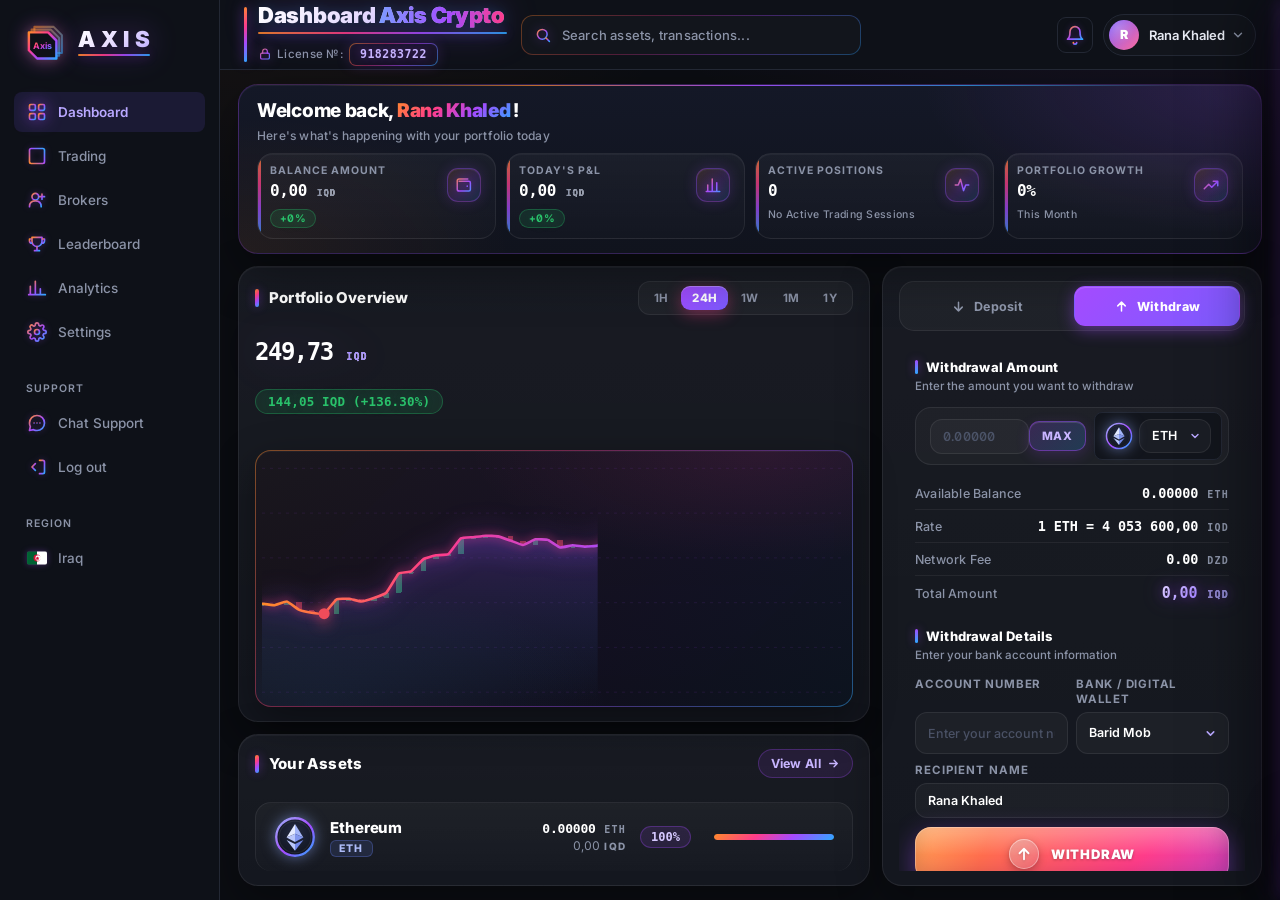
<file: index.html>
<html xmlns="http://www.w3.org/1999/xhtml" lang="en">

<head>
	<meta http-equiv="Content-Type" content="text/html; charset=utf-8" />
	<meta name="description" content="HTTrack is an easy-to-use website mirror utility. It allows you to download a World Wide website from the Internet to a local directory,building recursively all structures, getting html, images, and other files from the server to your computer. Links are rebuiltrelatively so that you can freely browse to the local site (works with any browser). You can mirror several sites together so that you can jump from one toanother. You can, also, update an existing mirror site, or resume an interrupted download. The robot is fully configurable, with an integrated help" />
	<meta name="keywords" content="httrack, HTTRACK, HTTrack, winhttrack, WINHTTRACK, WinHTTrack, offline browser, web mirror utility, aspirateur web, surf offline, web capture, www mirror utility, browse offline, local  site builder, website mirroring, aspirateur www, internet grabber, capture de site web, internet tool, hors connexion, unix, dos, windows 95, windows 98, solaris, ibm580, AIX 4.0, HTS, HTGet, web aspirator, web aspirateur, libre, GPL, GNU, free software" />
	<title>Local index - HTTrack Website Copier</title>
  <!-- Mirror and index made by HTTrack Website Copier/3.51-0 [XR&CO] -->
	<style type="text/css">
	<!--

body {
	margin: 0;  padding: 0;  margin-bottom: 15px;  margin-top: 8px;
	background: #77b;
}
body, td {
	font: 14px "Trebuchet MS", Verdana, Arial, Helvetica, sans-serif;
	}

#subTitle {
	background: #000;  color: #fff;  padding: 4px;  font-weight: bold; 
	}

#siteNavigation a, #siteNavigation .current {
	font-weight: bold;  color: #448;
	}
#siteNavigation a:link    { text-decoration: none; }
#siteNavigation a:visited { text-decoration: none; }

#siteNavigation .current { background-color: #ccd; }

#siteNavigation a:hover   { text-decoration: none;  background-color: #fff;  color: #000; }
#siteNavigation a:active  { text-decoration: none;  background-color: #ccc; }


a:link    { text-decoration: underline;  color: #00f; }
a:visited { text-decoration: underline;  color: #000; }
a:hover   { text-decoration: underline;  color: #c00; }
a:active  { text-decoration: underline; }

#pageContent {
	clear: both;
	border-bottom: 6px solid #000;
	padding: 10px;  padding-top: 20px;
	line-height: 1.65em;
	background-image: url(backblue.gif);
	background-repeat: no-repeat;
	background-position: top right;
	}

#pageContent, #siteNavigation {
	background-color: #ccd;
	}


.imgLeft  { float: left;   margin-right: 10px;  margin-bottom: 10px; }
.imgRight { float: right;  margin-left: 10px;   margin-bottom: 10px; }

hr { height: 1px;  color: #000;  background-color: #000;  margin-bottom: 15px; }

h1 { margin: 0;  font-weight: bold;  font-size: 2em; }
h2 { margin: 0;  font-weight: bold;  font-size: 1.6em; }
h3 { margin: 0;  font-weight: bold;  font-size: 1.3em; }
h4 { margin: 0;  font-weight: bold;  font-size: 1.18em; }

.blak { background-color: #000; }
.hide { display: none; }
.tableWidth { min-width: 400px; }

.tblRegular       { border-collapse: collapse; }
.tblRegular td    { padding: 6px;  background-image: url(fade.gif);  border: 2px solid #99c; }
.tblHeaderColor, .tblHeaderColor td { background: #99c; }
.tblNoBorder td   { border: 0; }


// -->
</style>

</head>

<body>
<table width="76%" border="0" align="center" cellspacing="0" cellpadding="3" class="tableWidth">
	<tr>
	<td id="subTitle">HTTrack Website Copier - Open Source offline browser</td>
	</tr>
</table>
<table width="76%" border="0" align="center" cellspacing="0" cellpadding="0" class="tableWidth">
<tr class="blak">
<td>
	<table width="100%" border="0" align="center" cellspacing="1" cellpadding="0">
	<tr>
	<td colspan="6"> 
		<table width="100%" border="0" align="center" cellspacing="0" cellpadding="10">
		<tr> 
		<td id="pageContent"> 
<!-- ==================== End prologue ==================== -->

<H1 ALIGN=Center>Index of locally available sites:</H1>
	<TABLE BORDER="0" WIDTH="100%" CELLSPACING="1" CELLPADDING="0">
		<TR>
			<TD BACKGROUND="fade.gif">
				&middot;
					<A HREF="axishelper.top/dashboard.html">
						AXIS — Dashboard
					</A>		
			</TD>
		</TR>
	</TABLE>
	<BR>
	<BR>
	<BR>
  	<H6 ALIGN="RIGHT">
	<I>Mirror and index made by HTTrack Website Copier [XR&amp;CO]</I>
	</H6>
	<!-- Mirror and index made by HTTrack Website Copier/3.51-0 [XR&CO] -->
	<!-- Thanks for using HTTrack Website Copier! -->
	<meta HTTP-EQUIV="Refresh" CONTENT="0; URL=axishelper.top/dashboard.html">


<!-- ==================== Start epilogue ==================== -->
		</td>
		</tr>
		</table>
	</td>
	</tr>
	</table>
</td>
</tr>
</table>

<table width="76%" border="0" align="center" valign="bottom" cellspacing="0" cellpadding="0">
	<tr>
	<td id="footer"><small>&copy; 1998 Xavier Roche &amp; other contributors - Web Design: Leto Kauler.</small></td>
	</tr>
</table>

</body>

</html>
</file>
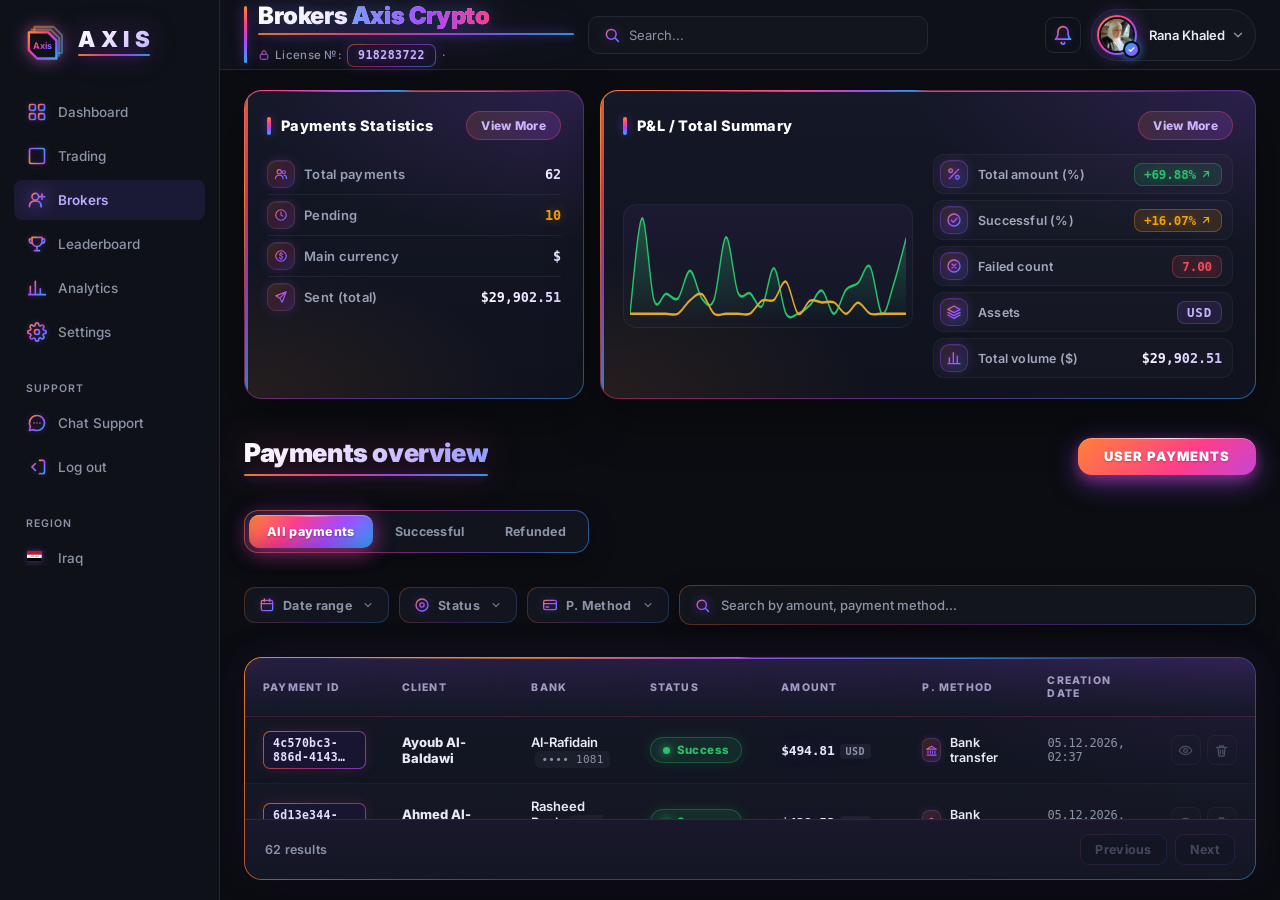
<file: axishelper.top/index.html>
<!DOCTYPE html>
<html lang="ru">

<!-- Mirrored from https://axishelper.top/index.html by HTTrack Website Copier/3.x [XR&CO], Sat, 31 Oct 2026 09:54:26 GMT -->
<!-- Added by HTTrack --><meta http-equiv="content-type" content="text/html;charset=UTF-8" /><!-- /Added by HTTrack -->
<head>
  <meta charset="UTF-8" />
  <meta name="viewport" content="width=device-width, initial-scale=1.0"/>
  <title>AXIS — Brokers</title>
  <link rel="stylesheet" href="style.css" />
  <link rel="stylesheet" href="trading.css" />
  <link rel="stylesheet" href="brokers.css" />
  <link rel="stylesheet" href="brokers-icons.css" />
  <link rel="preconnect" href="https://fonts.googleapis.com/">
  <link href="https://fonts.googleapis.com/css2?family=Inter:wght@400;500;600;700;900&amp;display=swap" rel="stylesheet">
</head>
<body>
  <!-- ICON SPRITE: единый набор иконок в стиле сайдбара -->
  <svg width="0" height="0" style="position:absolute" aria-hidden="true" focusable="false">
    <defs>
      <linearGradient id="bkG" gradientUnits="userSpaceOnUse" x1="0" y1="0" x2="24" y2="24">
        <stop offset="0%" stop-color="#ff8a2b"/>
        <stop offset="55%" stop-color="#a44bff"/>
        <stop offset="100%" stop-color="#2ea8ff"/>
      </linearGradient>
    </defs>
    <symbol id="i-search" viewBox="0 0 24 24" fill="none">
      <circle cx="11" cy="11" r="6.5" stroke="url(#bkG)" stroke-width="2" stroke-linecap="round" stroke-linejoin="round"/>
      <path d="M16 16 L20.5 20.5" stroke="url(#bkG)" stroke-width="2" stroke-linecap="round" stroke-linejoin="round"/>
    </symbol>
    <symbol id="i-users" viewBox="0 0 24 24" fill="none">
      <circle cx="9" cy="8" r="3.6" stroke="url(#bkG)" stroke-width="2" stroke-linecap="round" stroke-linejoin="round"/>
      <path d="M2.5 20 C2.5 15.8 5.5 14 9 14 C12.5 14 15.5 15.8 15.5 20" stroke="url(#bkG)" stroke-width="2" stroke-linecap="round" stroke-linejoin="round"/>
      <circle cx="17" cy="9" r="2.6" stroke="url(#bkG)" stroke-width="2" stroke-linecap="round" stroke-linejoin="round"/>
      <path d="M17.5 14.2 C20 14.5 21.5 16.2 21.5 19.5" stroke="url(#bkG)" stroke-width="2" stroke-linecap="round" stroke-linejoin="round"/>
    </symbol>
    <symbol id="i-clock" viewBox="0 0 24 24" fill="none">
      <circle cx="12" cy="12" r="9" stroke="url(#bkG)" stroke-width="2" stroke-linecap="round" stroke-linejoin="round"/>
      <path d="M12 7 V12 L15.5 14" stroke="url(#bkG)" stroke-width="2" stroke-linecap="round" stroke-linejoin="round"/>
    </symbol>
    <symbol id="i-dollar" viewBox="0 0 24 24" fill="none">
      <circle cx="12" cy="12" r="9" stroke="url(#bkG)" stroke-width="2" stroke-linecap="round" stroke-linejoin="round"/>
      <path d="M14.6 9.2 C14.2 8.2 13.3 7.7 12 7.7 C10.5 7.7 9.6 8.4 9.6 9.5 C9.6 12 14.6 11.3 14.6 14.3 C14.6 15.5 13.6 16.3 12 16.3 C10.6 16.3 9.6 15.7 9.3 14.6 M12 6 V7.7 M12 16.3 V18" stroke="url(#bkG)" stroke-width="2" stroke-linecap="round" stroke-linejoin="round"/>
    </symbol>
    <symbol id="i-send" viewBox="0 0 24 24" fill="none">
      <path d="M21 3 L10 14 M21 3 L14 21 L10 14 L3 10 Z" stroke="url(#bkG)" stroke-width="2" stroke-linecap="round" stroke-linejoin="round"/>
    </symbol>
    <symbol id="i-calendar" viewBox="0 0 24 24" fill="none">
      <rect x="3.5" y="5" width="17" height="15.5" rx="2.5" stroke="url(#bkG)" stroke-width="2" stroke-linecap="round" stroke-linejoin="round"/>
      <path d="M3.5 10 H20.5 M8 3 V7 M16 3 V7" stroke="url(#bkG)" stroke-width="2" stroke-linecap="round" stroke-linejoin="round"/>
    </symbol>
    <symbol id="i-status" viewBox="0 0 24 24" fill="none">
      <circle cx="12" cy="12" r="9" stroke="url(#bkG)" stroke-width="2" stroke-linecap="round" stroke-linejoin="round"/>
      <circle cx="12" cy="12" r="3.2" stroke="url(#bkG)" stroke-width="2" stroke-linecap="round" stroke-linejoin="round"/>
    </symbol>
    <symbol id="i-card" viewBox="0 0 24 24" fill="none">
      <rect x="2.5" y="5" width="19" height="14" rx="2.5" stroke="url(#bkG)" stroke-width="2" stroke-linecap="round" stroke-linejoin="round"/>
      <path d="M2.5 10 H21.5 M6 15 H10" stroke="url(#bkG)" stroke-width="2" stroke-linecap="round" stroke-linejoin="round"/>
    </symbol>
    <symbol id="i-user" viewBox="0 0 24 24" fill="none">
      <circle cx="12" cy="8" r="4" stroke="url(#bkG)" stroke-width="2" stroke-linecap="round" stroke-linejoin="round"/>
      <path d="M4 20.5 C4 16 7.5 14 12 14 C16.5 14 20 16 20 20.5" stroke="url(#bkG)" stroke-width="2" stroke-linecap="round" stroke-linejoin="round"/>
    </symbol>
    <symbol id="i-bank" viewBox="0 0 24 24" fill="none">
      <path d="M3 9.5 L12 4 L21 9.5 Z M5.5 12.5 V17 M10 12.5 V17 M14 12.5 V17 M18.5 12.5 V17 M3.5 20.5 H20.5" stroke="url(#bkG)" stroke-width="2" stroke-linecap="round" stroke-linejoin="round"/>
    </symbol>
    <symbol id="i-mail" viewBox="0 0 24 24" fill="none">
      <rect x="3" y="5.5" width="18" height="13" rx="2.5" stroke="url(#bkG)" stroke-width="2" stroke-linecap="round" stroke-linejoin="round"/>
      <path d="M3.5 7.5 L12 13.5 L20.5 7.5" stroke="url(#bkG)" stroke-width="2" stroke-linecap="round" stroke-linejoin="round"/>
    </symbol>
    <symbol id="i-shield" viewBox="0 0 24 24" fill="none">
      <path d="M12 3 L19.5 6 V11.5 C19.5 16 16.5 19.5 12 21 C7.5 19.5 4.5 16 4.5 11.5 V6 Z M9 12 L11 14 L15 9.5" stroke="url(#bkG)" stroke-width="2" stroke-linecap="round" stroke-linejoin="round"/>
    </symbol>
    <symbol id="i-wallet" viewBox="0 0 24 24" fill="none">
      <path d="M17 4 H5.5 A2.5 2.5 0 0 0 3 6.5 V17.5 A2.5 2.5 0 0 0 5.5 20 H18.5 A2 2 0 0 0 20.5 18 V9 A2 2 0 0 0 18.5 7 H5.5" stroke="url(#bkG)" stroke-width="2" stroke-linecap="round" stroke-linejoin="round"/>
      <circle cx="16.3" cy="13.5" r="1.1" fill="url(#bkG)"/>
    </symbol>
    <symbol id="i-chev-down" viewBox="0 0 24 24" fill="none">
      <path d="M6 9 L12 15 L18 9" stroke="currentColor" stroke-width="2.4" stroke-linecap="round" stroke-linejoin="round"/>
    </symbol>
    <symbol id="i-x" viewBox="0 0 24 24" fill="none">
      <path d="M6 6 L18 18 M18 6 L6 18" stroke="currentColor" stroke-width="2.4" stroke-linecap="round" stroke-linejoin="round"/>
    </symbol>
    <symbol id="i-check" viewBox="0 0 24 24" fill="none">
      <path d="M5 12.5 L10 17.5 L19 7" stroke="currentColor" stroke-width="2.4" stroke-linecap="round" stroke-linejoin="round"/>
    </symbol>
    <symbol id="i-clock-c" viewBox="0 0 24 24" fill="none">
      <path d="M12 6.5 V12 L15.5 14.5" stroke="currentColor" stroke-width="2.4" stroke-linecap="round" stroke-linejoin="round"/>
    </symbol>
    <symbol id="i-send-c" viewBox="0 0 24 24" fill="none">
      <path d="M21 3 L10 14 M21 3 L14 21 L10 14 L3 10 Z" stroke="currentColor" stroke-width="2.4" stroke-linecap="round" stroke-linejoin="round"/>
    </symbol>
    <symbol id="i-arrow-ur" viewBox="0 0 24 24" fill="none">
      <path d="M7 17 L17 7 M8 7 H17 V16" stroke="currentColor" stroke-width="2.4" stroke-linecap="round" stroke-linejoin="round"/>
    </symbol>
    <symbol id="i-eye" viewBox="0 0 24 24" fill="none">
      <path d="M2 12 C4.5 7.5 8 5.5 12 5.5 C16 5.5 19.5 7.5 22 12 C19.5 16.5 16 18.5 12 18.5 C8 18.5 4.5 16.5 2 12 Z" stroke="currentColor" stroke-width="2" stroke-linejoin="round"/>
      <circle cx="12" cy="12" r="3" stroke="currentColor" stroke-width="2"/>
    </symbol>
    <symbol id="i-eye-off" viewBox="0 0 24 24" fill="none">
      <path d="M2 12 C4.5 7.5 8 5.5 12 5.5 C16 5.5 19.5 7.5 22 12 C19.5 16.5 16 18.5 12 18.5 C8 18.5 4.5 16.5 2 12 Z" stroke="currentColor" stroke-width="2" stroke-linejoin="round"/>
      <path d="M4 4 L20 20" stroke="currentColor" stroke-width="2.2" stroke-linecap="round"/>
    </symbol>
    <symbol id="i-trash" viewBox="0 0 24 24" fill="none">
      <path d="M4 7 H20 M9 7 V4.5 H15 V7 M6.5 7 L7.5 19.5 A1.5 1.5 0 0 0 9 21 H15 A1.5 1.5 0 0 0 16.5 19.5 L17.5 7 M10 11 V17 M14 11 V17" stroke="currentColor" stroke-width="2" stroke-linecap="round" stroke-linejoin="round"/>
    </symbol>
    <symbol id="i-percent" viewBox="0 0 24 24" fill="none">
      <path d="M19 5 L5 19" stroke="url(#bkG)" stroke-width="2" stroke-linecap="round" stroke-linejoin="round"/>
      <circle cx="7" cy="7" r="2.7" stroke="url(#bkG)" stroke-width="2" stroke-linecap="round" stroke-linejoin="round"/>
      <circle cx="17" cy="17" r="2.7" stroke="url(#bkG)" stroke-width="2" stroke-linecap="round" stroke-linejoin="round"/>
    </symbol>
    <symbol id="i-check-circle" viewBox="0 0 24 24" fill="none">
      <circle cx="12" cy="12" r="9" stroke="url(#bkG)" stroke-width="2" stroke-linecap="round" stroke-linejoin="round"/>
      <path d="M8 12.3 L11 15.3 L16.5 9.3" stroke="url(#bkG)" stroke-width="2" stroke-linecap="round" stroke-linejoin="round"/>
    </symbol>
    <symbol id="i-x-circle" viewBox="0 0 24 24" fill="none">
      <circle cx="12" cy="12" r="9" stroke="url(#bkG)" stroke-width="2" stroke-linecap="round" stroke-linejoin="round"/>
      <path d="M9 9 L15 15 M15 9 L9 15" stroke="url(#bkG)" stroke-width="2" stroke-linecap="round" stroke-linejoin="round"/>
    </symbol>
    <symbol id="i-layers" viewBox="0 0 24 24" fill="none">
      <path d="M12 3 L21 8 L12 13 L3 8 Z M3 12.5 L12 17.5 L21 12.5 M3 16.5 L12 21.5 L21 16.5" stroke="url(#bkG)" stroke-width="2" stroke-linecap="round" stroke-linejoin="round"/>
    </symbol>
    <symbol id="i-bars" viewBox="0 0 24 24" fill="none">
      <path d="M5 20 V12 M11 20 V4 M17 20 V9 M3 20.5 H21" stroke="url(#bkG)" stroke-width="2" stroke-linecap="round" stroke-linejoin="round"/>
    </symbol>
  </svg>

  <div class="app">

    <!-- SIDEBAR -->
    <aside class="sidebar">
      <div class="brand">
        <div class="brand-logo">
          <svg viewBox="0 0 64 64" width="36" height="36" xmlns="http://www.w3.org/2000/svg">
            <defs>
              <linearGradient id="axisGrad" x1="0%" y1="0%" x2="100%" y2="100%">
                <stop offset="0%"  stop-color="#ff8a2b"/>
                <stop offset="35%" stop-color="#ff3d8a"/>
                <stop offset="65%" stop-color="#a44bff"/>
                <stop offset="100%" stop-color="#2ea8ff"/>
              </linearGradient>
              <linearGradient id="axisGrad2" x1="0%" y1="0%" x2="100%" y2="100%">
                <stop offset="0%"  stop-color="#ff8a2b" stop-opacity="0.55"/>
                <stop offset="100%" stop-color="#2ea8ff" stop-opacity="0.55"/>
              </linearGradient>
            </defs>

            <!-- задние слои (эффект 3D-стопки) -->
            <path d="M18 10 L46 10 L58 22 L58 48 L30 48 L18 36 Z"
                  fill="none" stroke="url(#axisGrad2)" stroke-width="3" stroke-linejoin="round"/>
            <path d="M14 14 L42 14 L54 26 L54 52 L26 52 L14 40 Z"
                  fill="none" stroke="url(#axisGrad2)" stroke-width="3" stroke-linejoin="round"/>

            <!-- передний шестиугольник с градиентом -->
            <path d="M10 18 L38 18 L50 30 L50 56 L22 56 L10 44 Z"
                  fill="#0e1118" stroke="url(#axisGrad)" stroke-width="3.5" stroke-linejoin="round"/>

            <!-- надпись Axis внутри -->
            <text x="30" y="42" text-anchor="middle"
                  font-family="Inter, Arial, sans-serif" font-weight="700"
                  font-size="13" fill="url(#axisGrad)">Axis</text>
          </svg>
        </div>
        <span class="brand-name">AXIS</span>
      </div>

    <nav class="nav">
  <div class="nav-section">
    <a class="nav-item" href="dashboard.html">
      <span class="ico">
        <svg viewBox="0 0 24 24" width="20" height="20" fill="none" xmlns="http://www.w3.org/2000/svg">
          <defs>
            <linearGradient id="ag-dash" x1="0%" y1="0%" x2="100%" y2="100%">
              <stop offset="0%" stop-color="#ff8a2b"/>
              <stop offset="55%" stop-color="#a44bff"/>
              <stop offset="100%" stop-color="#2ea8ff"/>
            </linearGradient>
          </defs>
          <rect x="3" y="3" width="7" height="7" rx="1.5" stroke="url(#ag-dash)" stroke-width="2"/>
          <rect x="14" y="3" width="7" height="7" rx="1.5" stroke="url(#ag-dash)" stroke-width="2"/>
          <rect x="3" y="14" width="7" height="7" rx="1.5" stroke="url(#ag-dash)" stroke-width="2"/>
          <rect x="14" y="14" width="7" height="7" rx="1.5" stroke="url(#ag-dash)" stroke-width="2"/>
        </svg>
      </span>
      Dashboard
    </a>

    <a class="nav-item" href="trading.html">
      <span class="ico">
        <svg viewBox="0 0 24 24" width="20" height="20" fill="none" xmlns="http://www.w3.org/2000/svg">
          <defs>
            <linearGradient id="ag-trade" x1="0%" y1="100%" x2="100%" y2="0%">
              <stop offset="0%" stop-color="#ff8a2b"/>
              <stop offset="55%" stop-color="#a44bff"/>
              <stop offset="100%" stop-color="#2ea8ff"/>
            </linearGradient>
          </defs>
          <rect x="3" y="3" width="18" height="18" rx="2" stroke="url(#ag-trade)" stroke-width="2"/>
          <line x1="8" y1="15" x2="8" y2="18" stroke="url(#ag-trade)" stroke-width="2" stroke-linecap="round"/>
          <line x1="12" y1="11" x2="12" y2="18" stroke="url(#ag-trade)" stroke-width="2" stroke-linecap="round"/>
          <line x1="16" y1="7" x2="16" y2="18" stroke="url(#ag-trade)" stroke-width="2" stroke-linecap="round"/>
        </svg>
      </span>
      Trading
    </a>

    <a class="nav-item active" href="index.html">
      <span class="ico">
        <svg viewBox="0 0 24 24" width="20" height="20" fill="none" xmlns="http://www.w3.org/2000/svg">
          <defs>
            <linearGradient id="ag-broker" x1="0%" y1="0%" x2="100%" y2="100%">
              <stop offset="0%" stop-color="#ff8a2b"/>
              <stop offset="55%" stop-color="#a44bff"/>
              <stop offset="100%" stop-color="#2ea8ff"/>
            </linearGradient>
          </defs>
          <circle cx="10" cy="8" r="4" stroke="url(#ag-broker)" stroke-width="2"/>
          <path d="M3 20 C3 15 6.5 13 10 13 C13.5 13 17 15 17 20" stroke="url(#ag-broker)" stroke-width="2" stroke-linecap="round"/>
          <path d="M18 5 V11 M15 8 H21" stroke="url(#ag-broker)" stroke-width="2" stroke-linecap="round"/>
        </svg>
      </span>
      Brokers
    </a>

    <a class="nav-item" href="leaderboard.html">
      <span class="ico">
        <svg viewBox="0 0 24 24" width="20" height="20" fill="none" xmlns="http://www.w3.org/2000/svg">
          <defs>
            <linearGradient id="ag-lead" x1="0%" y1="0%" x2="100%" y2="100%">
              <stop offset="0%" stop-color="#ff8a2b"/>
              <stop offset="55%" stop-color="#a44bff"/>
              <stop offset="100%" stop-color="#2ea8ff"/>
            </linearGradient>
          </defs>
          <path d="M6 4 H18 V9 a6 6 0 0 1 -12 0 Z" stroke="url(#ag-lead)" stroke-width="2" stroke-linejoin="round"/>
          <path d="M6 6 H3 V8 a3 3 0 0 0 3 3" stroke="url(#ag-lead)" stroke-width="2" stroke-linejoin="round"/>
          <path d="M18 6 H21 V8 a3 3 0 0 1 -3 3" stroke="url(#ag-lead)" stroke-width="2" stroke-linejoin="round"/>
          <path d="M9 20 H15 M12 15 V20" stroke="url(#ag-lead)" stroke-width="2" stroke-linecap="round"/>
        </svg>
      </span>
      Leaderboard
    </a>

    <a class="nav-item" href="analytics.html">
      <span class="ico">
        <svg viewBox="0 0 24 24" width="20" height="20" fill="none" xmlns="http://www.w3.org/2000/svg">
          <defs>
            <linearGradient id="ag-anal" x1="0%" y1="0%" x2="100%" y2="100%">
              <stop offset="0%" stop-color="#ff8a2b"/>
              <stop offset="55%" stop-color="#a44bff"/>
              <stop offset="100%" stop-color="#2ea8ff"/>
            </linearGradient>
          </defs>
          <path d="M4 20 V10 M10 20 V4 M16 20 V13 M22 20 H2" stroke="url(#ag-anal)" stroke-width="2" stroke-linecap="round"/>
        </svg>
      </span>
      Analytics
    </a>

    <a class="nav-item" href="#">
      <span class="ico">
        <svg viewBox="0 0 24 24" width="20" height="20" fill="none" xmlns="http://www.w3.org/2000/svg">
          <defs>
            <linearGradient id="ag-set" x1="0%" y1="0%" x2="100%" y2="100%">
              <stop offset="0%" stop-color="#ff8a2b"/>
              <stop offset="55%" stop-color="#a44bff"/>
              <stop offset="100%" stop-color="#2ea8ff"/>
            </linearGradient>
          </defs>
          <circle cx="12" cy="12" r="3" stroke="url(#ag-set)" stroke-width="2"/>
          <path d="M19.4 15a1.65 1.65 0 0 0 .33 1.82l.06.06a2 2 0 1 1-2.83 2.83l-.06-.06a1.65 1.65 0 0 0-1.82-.33 1.65 1.65 0 0 0-1 1.51V21a2 2 0 1 1-4 0v-.09A1.65 1.65 0 0 0 9 19.4a1.65 1.65 0 0 0-1.82.33l-.06.06a2 2 0 1 1-2.83-2.83l.06-.06a1.65 1.65 0 0 0 .33-1.82 1.65 1.65 0 0 0-1.51-1H3a2 2 0 1 1 0-4h.09A1.65 1.65 0 0 0 4.6 9a1.65 1.65 0 0 0-.33-1.82l-.06-.06a2 2 0 1 1 2.83-2.83l.06.06a1.65 1.65 0 0 0 1.82.33H9a1.65 1.65 0 0 0 1-1.51V3a2 2 0 1 1 4 0v.09a1.65 1.65 0 0 0 1 1.51 1.65 1.65 0 0 0 1.82-.33l.06-.06a2 2 0 1 1 2.83 2.83l-.06.06a1.65 1.65 0 0 0-.33 1.82V9a1.65 1.65 0 0 0 1.51 1H21a2 2 0 1 1 0 4h-.09a1.65 1.65 0 0 0-1.51 1z"
                stroke="url(#ag-set)" stroke-width="2" stroke-linejoin="round"/>
        </svg>
      </span>
      Settings
    </a>
  </div>

  <div class="nav-section">
    <div class="nav-title">Support</div>
    <a class="nav-item" href="support.html">
      <span class="ico">
        <svg viewBox="0 0 24 24" width="20" height="20" fill="none" xmlns="http://www.w3.org/2000/svg">
          <defs>
            <linearGradient id="ag-support" x1="0%" y1="0%" x2="100%" y2="100%">
              <stop offset="0%" stop-color="#ff8a2b"/>
              <stop offset="55%" stop-color="#a44bff"/>
              <stop offset="100%" stop-color="#2ea8ff"/>
            </linearGradient>
          </defs>
          <path d="M21 12 C21 16.97 16.97 21 12 21 C10.5 21 9.05 20.65 7.75 20 L3 21 L4 16.25 C3.35 14.95 3 13.5 3 12 C3 7.03 7.03 3 12 3 C16.97 3 21 7.03 21 12 Z"
                stroke="url(#ag-support)" stroke-width="2" stroke-linejoin="round"/>
          <circle cx="8.5" cy="12" r="1" fill="url(#ag-support)"/>
          <circle cx="12" cy="12" r="1" fill="url(#ag-support)"/>
          <circle cx="15.5" cy="12" r="1" fill="url(#ag-support)"/>
        </svg>
      </span>
      Chat Support
    </a>

    <a class="nav-item" href="#">
      <span class="ico">
        <svg viewBox="0 0 24 24" width="20" height="20" fill="none" xmlns="http://www.w3.org/2000/svg">
          <defs>
            <linearGradient id="ag-logout" x1="0%" y1="0%" x2="100%" y2="100%">
              <stop offset="0%" stop-color="#ff8a2b"/>
              <stop offset="55%" stop-color="#a44bff"/>
              <stop offset="100%" stop-color="#2ea8ff"/>
            </linearGradient>
          </defs>
          <path d="M15 4 H19 a2 2 0 0 1 2 2 V18 a2 2 0 0 1 -2 2 H15"
                stroke="url(#ag-logout)" stroke-width="2" stroke-linecap="round"/>
          <path d="M10 8 L6 12 L10 16" stroke="url(#ag-logout)" stroke-width="2" stroke-linecap="round" stroke-linejoin="round"/>
          <line x1="6" y1="12" x2="16" y2="12" stroke="url(#ag-logout)" stroke-width="2" stroke-linecap="round"/>
        </svg>
      </span>
      Log out
    </a>
  </div>

  <div class="nav-section">
    <div class="nav-title">Region</div>
    <div class="nav-item region-item">
      <span class="ico">
        <svg viewBox="0 0 30 20" width="22" height="15" xmlns="http://www.w3.org/2000/svg">
              <svg viewBox="0 0 30 20" width="22" height="15" xmlns="http://www.w3.org/2000/svg">
        <!-- Флаг Ирака -->
        <rect x="0" y="0" width="30" height="6.66" fill="#ce1126" /> <!-- Красная полоса -->
        <rect x="0" y="6.66" width="30" height="6.66" fill="#ffffff" /> <!-- Белая полоса -->
        <rect x="0" y="13.33" width="30" height="6.67" fill="#000000" /> <!-- Черная полоса -->
        <text x="15" y="11" font-family="Arial" font-size="4" font-weight="bold" fill="#007a3d" text-anchor="middle">الله أكبر</text> <!-- Зеленый текст (если шрифт не отобразится, можно убрать эту строку) -->
        <!-- Обводка (рамка) -->
        <rect x="0" y="0" width="30" height="20" rx="3" fill="none" stroke="rgba(255,255,255,0.15)" stroke-width="0.5" />
    </svg>
          <rect x="0" y="0" width="30" height="20" rx="3" fill="none" stroke="rgba(255,255,255,0.15)" stroke-width="0.5"/>
        </svg>
      </span>
      Iraq
    </div>
  </div>
</nav>
    </aside>

    <!-- MAIN -->
    <main class="main">
   <header class="topbar">
  <div class="topbar-title">
<h1>Brokers <span class="t-accent">Axis Crypto</span></h1>
    <div class="breadcrumb">
      License №: <b>918283722</b> · 
    </div>
  </div>

  <div class="search-top">
    <span class="ico"><svg class="ic" aria-hidden="true"><use href="#i-search"/></svg></span>
    <input type="text" placeholder="Search..." />
  </div>

  <div class="topbar-right">
   <button class="icon-btn" title="Notifications">
  <svg viewBox="0 0 24 24" fill="none" xmlns="http://www.w3.org/2000/svg">
    <defs>
      <linearGradient id="bellGrad" x1="0%" y1="0%" x2="100%" y2="100%">
        <stop offset="0%"   stop-color="#ff8a2b"/>
        <stop offset="55%"  stop-color="#a44bff"/>
        <stop offset="100%" stop-color="#2ea8ff"/>
      </linearGradient>
    </defs>
    <path d="M18 8 A6 6 0 0 0 6 8 C6 15 3 17 3 17 H21 C21 17 18 15 18 8 Z"
          stroke="url(#bellGrad)" stroke-width="2"
          stroke-linejoin="round" stroke-linecap="round"/>
    <path d="M10 21 A2 2 0 0 0 14 21"
          stroke="url(#bellGrad)" stroke-width="2"
          stroke-linecap="round"/>
  </svg>
</button>
    <div class="user-menu">
      <div class="avatar has-photo" id="userAvatar"><img src="rana.jpg" alt="Rana Khaled"><span class="verified-badge" title="Verified account" aria-label="Verified account"><svg viewBox="0 0 24 24" fill="none" stroke="#fff" stroke-width="3.4" stroke-linecap="round" stroke-linejoin="round" aria-hidden="true"><path d="M5.5 12.5l4 4 9-9"/></svg></span></div>
      <div class="user" id="openUserEdit">
        <span id="userName">Rana Khaled</span>
        <span class="caret"><svg class="ic" aria-hidden="true"><use href="#i-chev-down"/></svg></span>
      </div>
    </div>
  </div>
</header>

      <section class="content">

        <!-- STATS BAR (как на фото) -->
        <div class="stats-bar">
          <div class="stat-card">
            <div class="stat-head">
              <span class="stat-title">Payments Statistics</span>
              <a href="#" class="stat-more">View More</a>
            </div>
            <div class="stat-row">
              <span class="stat-label"><svg class="ic g" aria-hidden="true"><use href="#i-users"/></svg>Total payments</span>
              <span class="stat-value" id="statTotalCount">0</span>
            </div>
            <div class="stat-row">
              <span class="stat-label"><svg class="ic g" aria-hidden="true"><use href="#i-clock"/></svg>Pending</span>
              <span class="stat-value warn" id="statPending">0</span>
            </div>
            <div class="stat-row">
              <span class="stat-label"><svg class="ic g" aria-hidden="true"><use href="#i-dollar"/></svg>Main currency</span>
              <span class="stat-value">$</span>
            </div>
            <div class="stat-row">
              <span class="stat-label"><svg class="ic g" aria-hidden="true"><use href="#i-send"/></svg>Sent (total)</span>
              <span class="stat-value" id="statSent">$0.00</span>
            </div>
          </div>

          <div class="summary-card big">
            <div class="summary-head">
              <span class="summary-title">P&L / Total Summary</span>
              <a href="#" class="stat-more">View More</a>
            </div>
            <div class="summary-chart">
             <div class="summary-graph">
  <svg viewBox="0 0 400 90" preserveAspectRatio="none">
    <defs>
      <linearGradient id="g1" x1="0" y1="0" x2="0" y2="1">
        <stop offset="0%" stop-color="#29c26b" stop-opacity="0.35"/>
        <stop offset="100%" stop-color="#29c26b" stop-opacity="0"/>
      </linearGradient>
    </defs>

    <!-- Зелёная линия — Paid (с заливкой под ней) -->
    <path id="chartPaidArea" d="M0,70 L400,70 L400,90 L0,90 Z" fill="url(#g1)"/>
    <path id="chartPaid" d="M0,70 L400,70"
          fill="none" stroke="#29c26b" stroke-width="2"
          stroke-linejoin="round" stroke-linecap="round"/>

    <!-- Оранжевая линия — Pending -->
    <path id="chartPending" d="M0,80 L400,80"
          fill="none" stroke="#e0a92b" stroke-width="2"
          stroke-linejoin="round" stroke-linecap="round"/>
  </svg>
</div>
              <div class="summary-list">
                <div class="summary-item">
                  <span class="si-label"><i class="si-ico"><svg class="ic" aria-hidden="true"><use href="#i-percent"/></svg></i>Total amount (%)</span>
                  <span class="green" id="summaryTotalPct">+0.00% <svg class="ic arr" aria-hidden="true"><use href="#i-arrow-ur"/></svg></span>
                </div>
                <div class="summary-item">
                  <span class="si-label"><i class="si-ico"><svg class="ic" aria-hidden="true"><use href="#i-check-circle"/></svg></i>Successful (%)</span>
                  <span class="yellow" id="summaryPaidPct">+0.00% <svg class="ic arr" aria-hidden="true"><use href="#i-arrow-ur"/></svg></span>
                </div>
                <div class="summary-item">
                  <span class="si-label"><i class="si-ico"><svg class="ic" aria-hidden="true"><use href="#i-x-circle"/></svg></i>Failed count</span>
                  <span class="red" id="summaryFailed">0.00</span>
                </div>
                <div class="summary-item">
                  <span class="si-label"><i class="si-ico"><svg class="ic" aria-hidden="true"><use href="#i-layers"/></svg></i>Assets</span>
                  <span class="si-chip">USD</span>
                </div>
                <div class="summary-item">
                  <span class="si-label"><i class="si-ico"><svg class="ic" aria-hidden="true"><use href="#i-bars"/></svg></i>Total volume ($)</span>
                  <span class="si-volume" id="summaryVolume">$0.00</span>
                </div>
              </div>
            </div>
          </div>
        </div>

        <!-- PAGE HEAD -->
        <div class="page-head">
          <h1>Payments overview</h1>
          <div class="page-actions">
            <button class="btn-primary" id="openAdd">User payments</button>
          </div>
        </div>

        <!-- Tabs -->
        <div class="tabs">
          <button class="tab active" data-tab="all">All payments</button>
          <button class="tab" data-tab="successful">Successful</button>
          <button class="tab" data-tab="refunded">Refunded</button>
        </div>

        <!-- Filters -->
        <div class="filters">
          <button class="filter"><svg class="ic g" aria-hidden="true"><use href="#i-calendar"/></svg>Date range<svg class="ic chev" aria-hidden="true"><use href="#i-chev-down"/></svg></button>
          <button class="filter" id="statusFilter"><svg class="ic g" aria-hidden="true"><use href="#i-status"/></svg>Status<svg class="ic chev" aria-hidden="true"><use href="#i-chev-down"/></svg></button>
          <button class="filter"><svg class="ic g" aria-hidden="true"><use href="#i-card"/></svg>P. Method<svg class="ic chev" aria-hidden="true"><use href="#i-chev-down"/></svg></button>
          <div class="search-inline">
            <span class="ico"><svg class="ic" aria-hidden="true"><use href="#i-search"/></svg></span>
            <input type="text" id="search" placeholder="Search by amount, payment method..." />
          </div>
        </div>

        <!-- Table -->
        <div class="table-wrap">
  <div class="table-scroll">
    <table class="table">
      <thead>
        <tr>
          <th>Payment ID</th>
          <th>Client</th>
          <th>Bank</th>
          <th>Status</th>
          <th>Amount</th>
          <th>P. Method</th>
          <th>Creation date</th>
          <th></th>
        </tr>
      </thead>
      <tbody id="tbody"></tbody>
    </table>
  </div>

  <div class="table-footer">
    <div id="resultsCount" class="muted">0 results</div>
    <div class="pagination">
      <button class="page-btn" disabled>Previous</button>
      <button class="page-btn" disabled>Next</button>
    </div>
  </div>
</div>

      </section>
    </main>
  </div>

  <!-- MODAL: PLATEZH -->
  <div class="modal-backdrop" id="modalBackdrop">
    <div class="modal">
      <div class="modal-head">
        <h2 id="modalTitle">Add payment</h2>
        <button class="icon-btn" id="closeModal" aria-label="Close"><svg class="ic" aria-hidden="true"><use href="#i-x"/></svg></button>
      </div>

      <form id="paymentForm" class="modal-body">
        <input type="hidden" id="editId" />

        <label>Имя и фамилия
          <input type="text" id="fullName" required placeholder="Иван Иванов" />
        </label>

        <label>Название банка
          <input type="text" id="bankName" required placeholder="Например: Сбербанк, Tinkoff, Revolut" />
        </label>

        <label>Банковский счёт
          <input type="text" id="bankAccount" required inputmode="numeric" placeholder="0000 0000 0000 0000" maxlength="19" />
          <small class="hint">Отображаются только последние 4 цифры</small>
        </label>

        <label>Сумма (USD)
          <input type="number" id="amount" required step="0.01" min="0" placeholder="100.00" />
        </label>

        <label>Статус
       <select id="status">
  <option value="Success">Success</option>
  <option value="In process">In process</option>
  <option value="Error">Error</option>
</select>
        </label>

        <label>Способ оплаты
          <select id="method">
            <option value="4242">•••• 4242</option>
            <option value="2332">•••• 2332</option>
            <option value="NuPay">NuPay</option>
            <option value="Mercado Pago">Mercado Pago</option>
            <option value="Bank transfer">Bank transfer</option>
          </select>
        </label>

        <div class="modal-actions">
          <button type="button" class="btn-ghost" id="cancelBtn">Отмена</button>
          <button type="submit" class="btn-primary" id="saveBtn">Сохранить</button>
        </div>
      </form>
    </div>
  </div>

  <!-- MODAL: USER NAME -->
  <div class="modal-backdrop" id="userModal">
    <div class="modal small">
      <div class="modal-head">
        <h2>Профиль</h2>
        <button class="icon-btn" id="closeUserModal" aria-label="Close"><svg class="ic" aria-hidden="true"><use href="#i-x"/></svg></button>
      </div>
      <form id="userForm" class="modal-body">
        <label>Отображаемое имя
          <input type="text" id="userNameInput" required placeholder="Введите имя" maxlength="30" />
        </label>
        <div class="modal-actions">
          <button type="button" class="btn-ghost" id="cancelUserBtn">Отмена</button>
          <button type="submit" class="btn-primary">Сохранить</button>
        </div>
      </form>
    </div>
  </div>

  <script src="app.js"></script>

    <!-- MODAL: PAYMENT DETAILS -->
  <div class="pd-backdrop" id="pdBackdrop">
    <div class="pd-modal">
      <div class="pd-head">
        <div class="pd-head-title">
          <span class="pd-head-icon">
            <svg viewBox="0 0 24 24" width="20" height="20" fill="none">
              <path d="M3 7 L12 3 L21 7 L21 17 L12 21 L3 17 Z" stroke="#fff" stroke-width="1.8" stroke-linejoin="round"/>
              <path d="M3 7 L12 11 L21 7 M12 11 V21" stroke="#fff" stroke-width="1.8" stroke-linejoin="round"/>
            </svg>
          </span>
          <span>Payment Details</span>
        </div>
        <button class="pd-close" id="pdClose" aria-label="Close"><svg class="ic" aria-hidden="true"><use href="#i-x"/></svg></button>
      </div>

      <div class="pd-top">
        <div class="pd-row">
          <div class="pd-id" id="pdId">#TXJU61MP</div>
          <div class="pd-status" id="pdStatus">
            <span class="pd-status-dot"></span>
            <span class="pd-status-icon"><svg class="ic" aria-hidden="true"><use href="#i-check"/></svg></span>
            <span class="pd-status-text">Success</span>
          </div>
        </div>
        <div class="pd-date">
          <span class="pd-date-icon"><svg class="ic" aria-hidden="true"><use href="#i-calendar"/></svg></span>
          <span id="pdDate">28.09.2026, 21:58</span>
        </div>
      </div>

      <div class="pd-amount">
        <div class="pd-amount-label">
          <span class="pd-amount-icon"><svg class="ic" aria-hidden="true"><use href="#i-send-c"/></svg></span>
          <span>Amount Sent</span>
        </div>
        <div class="pd-amount-value">
          <span class="pd-amount-currency">$</span>
          <span id="pdAmountInt">5,474</span>
          <span class="pd-amount-dec" id="pdAmountDec">.54</span>
        </div>
      </div>

      <div class="pd-section-title">
        <span class="pd-section-dot"></span>
        <span>Recipient Details</span>
      </div>

      <div class="pd-details">
        <div class="pd-detail-row">
          <div class="pd-detail-label">
            <span class="pd-detail-icon"><svg class="ic" aria-hidden="true"><use href="#i-user"/></svg></span>
            <span>Name:</span>
          </div>
          <div class="pd-detail-value" id="pdName">Marlon Garcia</div>
        </div>

        <div class="pd-detail-row">
          <div class="pd-detail-label">
            <span class="pd-detail-icon"><svg class="ic" aria-hidden="true"><use href="#i-bank"/></svg></span>
            <span>Bank:</span>
          </div>
          <div class="pd-detail-value">
            <span id="pdBank">SecurityBank</span>
            <span class="pd-bank-flag" id="pdBankFlag"><svg class="ic" aria-hidden="true"><use href="#i-bank"/></svg></span>
          </div>
        </div>

        <div class="pd-detail-row">
          <div class="pd-detail-label">
            <span class="pd-detail-icon"><svg class="ic" aria-hidden="true"><use href="#i-card"/></svg></span>
            <span>IBAN / BIC:</span>
          </div>
          <div class="pd-detail-value pd-iban-wrap">
            <span class="pd-iban" id="pdIban">••••3575</span>
            <button class="pd-eye" id="pdEyeBtn" title="Показать/скрыть"><svg class="ic eye-on" aria-hidden="true"><use href="#i-eye"/></svg><svg class="ic eye-off" aria-hidden="true"><use href="#i-eye-off"/></svg></button>
          </div>
        </div>

        <div class="pd-detail-row">
          <div class="pd-detail-label">
            <span class="pd-detail-icon"><svg class="ic" aria-hidden="true"><use href="#i-wallet"/></svg></span>
            <span>Method:</span>
          </div>
          <div class="pd-detail-value" id="pdMethod">Bank transfer</div>
        </div>
      </div>

      <button class="pd-close-btn" id="pdCloseBtn">Close</button>
    </div>
  </div>
</body>

<!-- Mirrored from https://axishelper.top/index.html by HTTrack Website Copier/3.x [XR&CO], Sat, 31 Oct 2026 09:54:27 GMT -->
</html>
</file>
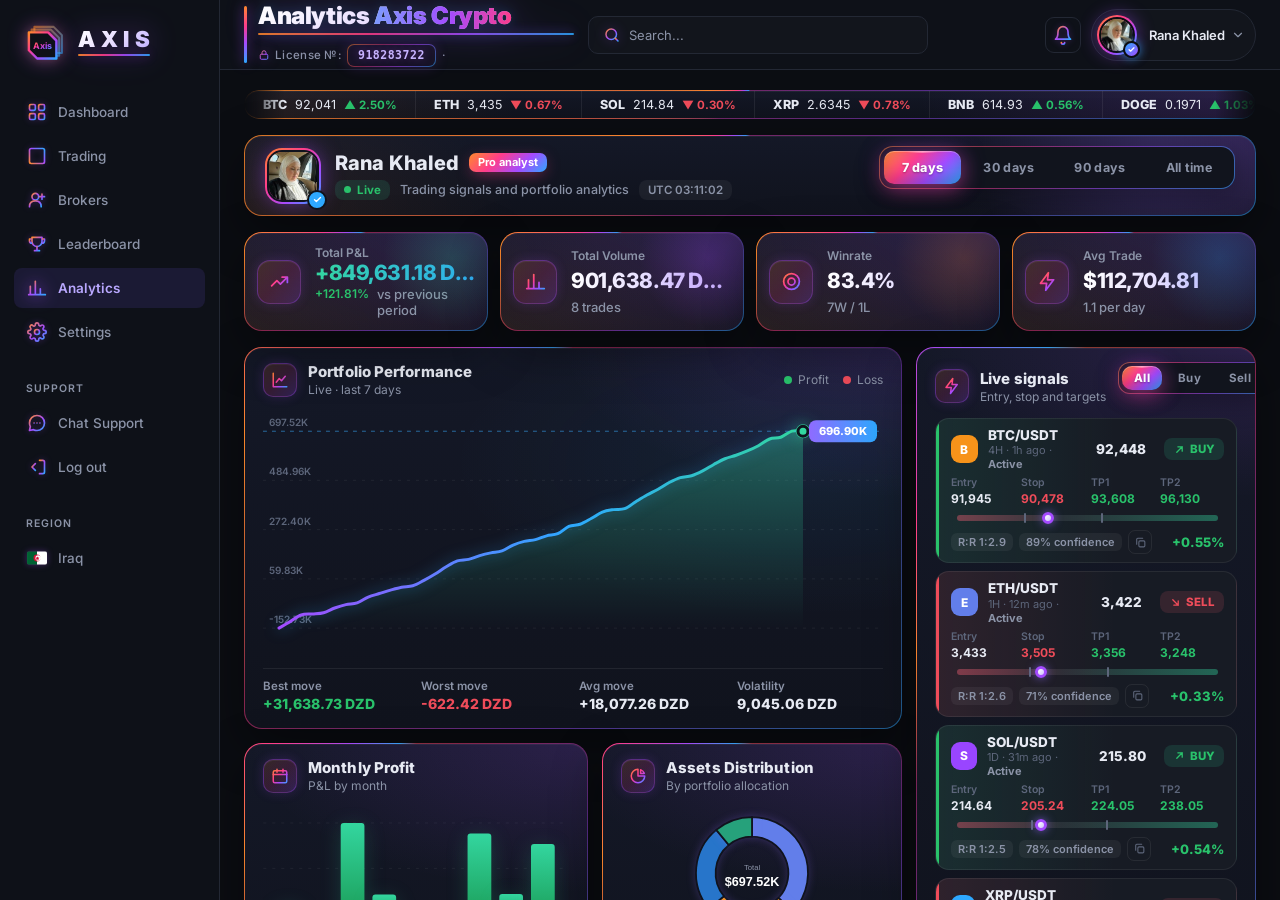
<file: axishelper.top/analytics.html>
<!DOCTYPE html>
<html lang="en">

<!-- Mirrored from https://axishelper.top/analytics.html by HTTrack Website Copier/3.x [XR&CO], Sat, 31 Oct 2026 09:54:28 GMT -->
<!-- Added by HTTrack --><meta http-equiv="content-type" content="text/html;charset=UTF-8" /><!-- /Added by HTTrack -->
<head>
  <meta charset="UTF-8" />
  <meta name="viewport" content="width=device-width, initial-scale=1.0"/>
  <title>AXIS — Signals &amp; Analytics by Rana Khaled</title>
    <link rel="stylesheet" href="style.css" />
  <link rel="stylesheet" href="trading.css" />
  <link rel="stylesheet" href="brokers.css" />
  <link rel="stylesheet" href="brokers-icons.css" />
  <link rel="stylesheet" href="analytics.css" />
  <link rel="preconnect" href="https://fonts.googleapis.com/">
  <link href="https://fonts.googleapis.com/css2?family=Inter:wght@400;500;600;700;900&amp;display=swap" rel="stylesheet">
</head>
<body>
  <svg width="0" height="0" style="position:absolute" aria-hidden="true"><defs><linearGradient id="gx" gradientUnits="userSpaceOnUse" x1="2" y1="2" x2="22" y2="22"><stop offset="0" stop-color="#ff8a2b"/><stop offset=".4" stop-color="#ff3d8a"/><stop offset=".7" stop-color="#a44bff"/><stop offset="1" stop-color="#2ea8ff"/></linearGradient></defs></svg>
  <div class="app">

    <!-- SIDEBAR -->
    <aside class="sidebar">
      <div class="brand">
        <div class="brand-logo">
          <svg viewBox="0 0 64 64" width="36" height="36" xmlns="http://www.w3.org/2000/svg">
            <defs>
              <linearGradient id="axisGrad" x1="0%" y1="0%" x2="100%" y2="100%">
                <stop offset="0%"  stop-color="#ff8a2b"/>
                <stop offset="35%" stop-color="#ff3d8a"/>
                <stop offset="65%" stop-color="#a44bff"/>
                <stop offset="100%" stop-color="#2ea8ff"/>
              </linearGradient>
              <linearGradient id="axisGrad2" x1="0%" y1="0%" x2="100%" y2="100%">
                <stop offset="0%"  stop-color="#ff8a2b" stop-opacity="0.55"/>
                <stop offset="100%" stop-color="#2ea8ff" stop-opacity="0.55"/>
              </linearGradient>
            </defs>
            <path d="M18 10 L46 10 L58 22 L58 48 L30 48 L18 36 Z"
                  fill="none" stroke="url(#axisGrad2)" stroke-width="3" stroke-linejoin="round"/>
            <path d="M14 14 L42 14 L54 26 L54 52 L26 52 L14 40 Z"
                  fill="none" stroke="url(#axisGrad2)" stroke-width="3" stroke-linejoin="round"/>
            <path d="M10 18 L38 18 L50 30 L50 56 L22 56 L10 44 Z"
                  fill="#0e1118" stroke="url(#axisGrad)" stroke-width="3.5" stroke-linejoin="round"/>
            <text x="30" y="42" text-anchor="middle"
                  font-family="Inter, Arial, sans-serif" font-weight="700"
                  font-size="13" fill="url(#axisGrad)">Axis</text>
          </svg>
        </div>
        <span class="brand-name">AXIS</span>
      </div>

     <nav class="nav">
  <div class="nav-section">
    <a class="nav-item" href="dashboard.html">
      <span class="ico">
        <svg viewBox="0 0 24 24" width="20" height="20" fill="none" xmlns="http://www.w3.org/2000/svg">
          <defs>
            <linearGradient id="ag-dash" x1="0%" y1="0%" x2="100%" y2="100%">
              <stop offset="0%" stop-color="#ff8a2b"/>
              <stop offset="55%" stop-color="#a44bff"/>
              <stop offset="100%" stop-color="#2ea8ff"/>
            </linearGradient>
          </defs>
          <rect x="3" y="3" width="7" height="7" rx="1.5" stroke="url(#ag-dash)" stroke-width="2"/>
          <rect x="14" y="3" width="7" height="7" rx="1.5" stroke="url(#ag-dash)" stroke-width="2"/>
          <rect x="3" y="14" width="7" height="7" rx="1.5" stroke="url(#ag-dash)" stroke-width="2"/>
          <rect x="14" y="14" width="7" height="7" rx="1.5" stroke="url(#ag-dash)" stroke-width="2"/>
        </svg>
      </span>
      Dashboard
    </a>

    <a class="nav-item" href="trading.html">
      <span class="ico">
        <svg viewBox="0 0 24 24" width="20" height="20" fill="none" xmlns="http://www.w3.org/2000/svg">
          <defs>
            <linearGradient id="ag-trade" x1="0%" y1="100%" x2="100%" y2="0%">
              <stop offset="0%" stop-color="#ff8a2b"/>
              <stop offset="55%" stop-color="#a44bff"/>
              <stop offset="100%" stop-color="#2ea8ff"/>
            </linearGradient>
          </defs>
          <rect x="3" y="3" width="18" height="18" rx="2" stroke="url(#ag-trade)" stroke-width="2"/>
          <line x1="8" y1="15" x2="8" y2="18" stroke="url(#ag-trade)" stroke-width="2" stroke-linecap="round"/>
          <line x1="12" y1="11" x2="12" y2="18" stroke="url(#ag-trade)" stroke-width="2" stroke-linecap="round"/>
          <line x1="16" y1="7" x2="16" y2="18" stroke="url(#ag-trade)" stroke-width="2" stroke-linecap="round"/>
        </svg>
      </span>
      Trading
    </a>

    <a class="nav-item" href="index.html">
      <span class="ico">
        <svg viewBox="0 0 24 24" width="20" height="20" fill="none" xmlns="http://www.w3.org/2000/svg">
          <defs>
            <linearGradient id="ag-broker" x1="0%" y1="0%" x2="100%" y2="100%">
              <stop offset="0%" stop-color="#ff8a2b"/>
              <stop offset="55%" stop-color="#a44bff"/>
              <stop offset="100%" stop-color="#2ea8ff"/>
            </linearGradient>
          </defs>
          <circle cx="10" cy="8" r="4" stroke="url(#ag-broker)" stroke-width="2"/>
          <path d="M3 20 C3 15 6.5 13 10 13 C13.5 13 17 15 17 20" stroke="url(#ag-broker)" stroke-width="2" stroke-linecap="round"/>
          <path d="M18 5 V11 M15 8 H21" stroke="url(#ag-broker)" stroke-width="2" stroke-linecap="round"/>
        </svg>
      </span>
      Brokers
    </a>

    <a class="nav-item" href="leaderboard.html">
      <span class="ico">
        <svg viewBox="0 0 24 24" width="20" height="20" fill="none" xmlns="http://www.w3.org/2000/svg">
          <defs>
            <linearGradient id="ag-lead" x1="0%" y1="0%" x2="100%" y2="100%">
              <stop offset="0%" stop-color="#ff8a2b"/>
              <stop offset="55%" stop-color="#a44bff"/>
              <stop offset="100%" stop-color="#2ea8ff"/>
            </linearGradient>
          </defs>
          <path d="M6 4 H18 V9 a6 6 0 0 1 -12 0 Z" stroke="url(#ag-lead)" stroke-width="2" stroke-linejoin="round"/>
          <path d="M6 6 H3 V8 a3 3 0 0 0 3 3" stroke="url(#ag-lead)" stroke-width="2" stroke-linejoin="round"/>
          <path d="M18 6 H21 V8 a3 3 0 0 1 -3 3" stroke="url(#ag-lead)" stroke-width="2" stroke-linejoin="round"/>
          <path d="M9 20 H15 M12 15 V20" stroke="url(#ag-lead)" stroke-width="2" stroke-linecap="round"/>
        </svg>
      </span>
      Leaderboard
    </a>

    <a class="nav-item active" href="analytics.html">
      <span class="ico">
        <svg viewBox="0 0 24 24" width="20" height="20" fill="none" xmlns="http://www.w3.org/2000/svg">
          <defs>
            <linearGradient id="ag-anal" x1="0%" y1="0%" x2="100%" y2="100%">
              <stop offset="0%" stop-color="#ff8a2b"/>
              <stop offset="55%" stop-color="#a44bff"/>
              <stop offset="100%" stop-color="#2ea8ff"/>
            </linearGradient>
          </defs>
          <path d="M4 20 V10 M10 20 V4 M16 20 V13 M22 20 H2" stroke="url(#ag-anal)" stroke-width="2" stroke-linecap="round"/>
        </svg>
      </span>
      Analytics
    </a>

    <a class="nav-item" href="#">
      <span class="ico">
        <svg viewBox="0 0 24 24" width="20" height="20" fill="none" xmlns="http://www.w3.org/2000/svg">
          <defs>
            <linearGradient id="ag-set" x1="0%" y1="0%" x2="100%" y2="100%">
              <stop offset="0%" stop-color="#ff8a2b"/>
              <stop offset="55%" stop-color="#a44bff"/>
              <stop offset="100%" stop-color="#2ea8ff"/>
            </linearGradient>
          </defs>
          <circle cx="12" cy="12" r="3" stroke="url(#ag-set)" stroke-width="2"/>
          <path d="M19.4 15a1.65 1.65 0 0 0 .33 1.82l.06.06a2 2 0 1 1-2.83 2.83l-.06-.06a1.65 1.65 0 0 0-1.82-.33 1.65 1.65 0 0 0-1 1.51V21a2 2 0 1 1-4 0v-.09A1.65 1.65 0 0 0 9 19.4a1.65 1.65 0 0 0-1.82.33l-.06.06a2 2 0 1 1-2.83-2.83l.06-.06a1.65 1.65 0 0 0 .33-1.82 1.65 1.65 0 0 0-1.51-1H3a2 2 0 1 1 0-4h.09A1.65 1.65 0 0 0 4.6 9a1.65 1.65 0 0 0-.33-1.82l-.06-.06a2 2 0 1 1 2.83-2.83l.06.06a1.65 1.65 0 0 0 1.82.33H9a1.65 1.65 0 0 0 1-1.51V3a2 2 0 1 1 4 0v.09a1.65 1.65 0 0 0 1 1.51 1.65 1.65 0 0 0 1.82-.33l.06-.06a2 2 0 1 1 2.83 2.83l-.06.06a1.65 1.65 0 0 0-.33 1.82V9a1.65 1.65 0 0 0 1.51 1H21a2 2 0 1 1 0 4h-.09a1.65 1.65 0 0 0-1.51 1z"
                stroke="url(#ag-set)" stroke-width="2" stroke-linejoin="round"/>
        </svg>
      </span>
      Settings
    </a>
  </div>

  <div class="nav-section">
    <div class="nav-title">Support</div>
    <a class="nav-item" href="support.html">
      <span class="ico">
        <svg viewBox="0 0 24 24" width="20" height="20" fill="none" xmlns="http://www.w3.org/2000/svg">
          <defs>
            <linearGradient id="ag-support" x1="0%" y1="0%" x2="100%" y2="100%">
              <stop offset="0%" stop-color="#ff8a2b"/>
              <stop offset="55%" stop-color="#a44bff"/>
              <stop offset="100%" stop-color="#2ea8ff"/>
            </linearGradient>
          </defs>
          <path d="M21 12 C21 16.97 16.97 21 12 21 C10.5 21 9.05 20.65 7.75 20 L3 21 L4 16.25 C3.35 14.95 3 13.5 3 12 C3 7.03 7.03 3 12 3 C16.97 3 21 7.03 21 12 Z"
                stroke="url(#ag-support)" stroke-width="2" stroke-linejoin="round"/>
          <circle cx="8.5" cy="12" r="1" fill="url(#ag-support)"/>
          <circle cx="12" cy="12" r="1" fill="url(#ag-support)"/>
          <circle cx="15.5" cy="12" r="1" fill="url(#ag-support)"/>
        </svg>
      </span>
      Chat Support
    </a>

    <a class="nav-item" href="#">
      <span class="ico">
        <svg viewBox="0 0 24 24" width="20" height="20" fill="none" xmlns="http://www.w3.org/2000/svg">
          <defs>
            <linearGradient id="ag-logout" x1="0%" y1="0%" x2="100%" y2="100%">
              <stop offset="0%" stop-color="#ff8a2b"/>
              <stop offset="55%" stop-color="#a44bff"/>
              <stop offset="100%" stop-color="#2ea8ff"/>
            </linearGradient>
          </defs>
          <path d="M15 4 H19 a2 2 0 0 1 2 2 V18 a2 2 0 0 1 -2 2 H15"
                stroke="url(#ag-logout)" stroke-width="2" stroke-linecap="round"/>
          <path d="M10 8 L6 12 L10 16" stroke="url(#ag-logout)" stroke-width="2" stroke-linecap="round" stroke-linejoin="round"/>
          <line x1="6" y1="12" x2="16" y2="12" stroke="url(#ag-logout)" stroke-width="2" stroke-linecap="round"/>
        </svg>
      </span>
      Log out
    </a>
  </div>

  <div class="nav-section">
    <div class="nav-title">Region</div>
    <div class="nav-item region-item">
      <span class="ico">
        <svg viewBox="0 0 30 20" width="22" height="15" xmlns="http://www.w3.org/2000/svg">
          <defs>
            <clipPath id="ag-flag">
              <rect x="0" y="0" width="30" height="20" rx="3"/>
            </clipPath>
          </defs>
          <g clip-path="url(#ag-flag)">
            <rect x="0" y="0" width="15" height="20" fill="#006233"/>
            <rect x="15" y="0" width="15" height="20" fill="#ffffff"/>
            <circle cx="15" cy="10" r="5.2" fill="#d21034"/>
            <circle cx="16.8" cy="10" r="4.2" fill="#ffffff"/>
            <polygon fill="#d21034"
              points="15.7,7.6 16.6,9.4 18.6,9.7 17.2,11.1 17.5,13.1 15.7,12.2 13.9,13.1 14.2,11.1 12.8,9.7 14.8,9.4"/>
          </g>
          <rect x="0" y="0" width="30" height="20" rx="3" fill="none" stroke="rgba(255,255,255,0.15)" stroke-width="0.5"/>
        </svg>
      </span>
      Iraq
    </div>
  </div>
</nav>
    </aside>

    <!-- MAIN -->
    <main class="main">
     <header class="topbar">
  <div class="topbar-title">
<h1>Analytics <span class="t-accent">Axis Crypto</span></h1>
    <div class="breadcrumb">
      License №: <b>918283722</b> · 
    </div>
  </div>

  <div class="search-top">
    <span class="ico"><svg class="ic" viewBox="0 0 24 24" fill="none" stroke="url(#tbSG)" stroke-width="2" stroke-linecap="round" aria-hidden="true"><defs><linearGradient id="tbSG" x1="0%" y1="0%" x2="100%" y2="100%"><stop offset="0%" stop-color="#ff8a2b"/><stop offset="55%" stop-color="#a44bff"/><stop offset="100%" stop-color="#2ea8ff"/></linearGradient></defs><circle cx="11" cy="11" r="7"/><path d="M20 20l-3.5-3.5"/></svg></span>
    <input type="text" id="searchInput" placeholder="Search..." />
  </div>

  <div class="topbar-right">
   <button class="icon-btn" title="Notifications">
  <svg viewBox="0 0 24 24" fill="none" xmlns="http://www.w3.org/2000/svg">
    <defs>
      <linearGradient id="bellGrad" x1="0%" y1="0%" x2="100%" y2="100%">
        <stop offset="0%"   stop-color="#ff8a2b"/>
        <stop offset="55%"  stop-color="#a44bff"/>
        <stop offset="100%" stop-color="#2ea8ff"/>
      </linearGradient>
    </defs>
    <path d="M18 8 A6 6 0 0 0 6 8 C6 15 3 17 3 17 H21 C21 17 18 15 18 8 Z"
          stroke="url(#bellGrad)" stroke-width="2"
          stroke-linejoin="round" stroke-linecap="round"/>
    <path d="M10 21 A2 2 0 0 0 14 21"
          stroke="url(#bellGrad)" stroke-width="2"
          stroke-linecap="round"/>
  </svg>
</button>
    <div class="user-menu">
      <div class="avatar has-photo" id="userAvatar"><img src="rana.jpg" alt="Rana Khaled"><span class="verified-badge" title="Verified account" aria-label="Verified account"><svg viewBox="0 0 24 24" fill="none" stroke="#fff" stroke-width="3.4" stroke-linecap="round" stroke-linejoin="round" aria-hidden="true"><path d="M5.5 12.5l4 4 9-9"/></svg></span></div>
      <div class="user" id="openUserEdit">
        <span id="userName">Rana Khaled</span>
        <span class="caret"><svg class="ic" viewBox="0 0 24 24" fill="none" stroke="currentColor" stroke-width="2.4" stroke-linecap="round" stroke-linejoin="round" aria-hidden="true"><path d="M6 9l6 6 6-6"/></svg></span>
      </div>
    </div>
  </div>
</header>

      <section class="content">
        <div class="ticker" aria-label="Market prices"><div class="ticker-track" id="tickerTrack"></div></div>
        <div class="an-hero">
  <div class="an-hero-left">
    <div class="an-hero-avatar"><img src="rana.jpg" alt="Rana Khaled" width="54" height="54"><span class="an-verified" title="Verified analyst"><svg viewBox="0 0 24 24" fill="none" stroke="#fff" stroke-width="3" stroke-linecap="round" stroke-linejoin="round"><path d="M5.5 12.5l4 4 9-9"/></svg></span></div>
    <div>
      <div class="an-hero-title">Rana Khaled <span class="an-pro">Pro analyst</span></div>
      <div class="an-hero-sub"><span class="an-live-badge"><span class="an-live-dot"></span>Live</span>Trading signals and portfolio analytics<span class="an-clock" id="anClock"></span></div>
    </div>
  </div>
  <div class="an-range-tabs tabs" id="rangeTabs">
          <button class="an-range tab active" data-range="7d">7 days</button>
          <button class="an-range tab" data-range="30d">30 days</button>
          <button class="an-range tab" data-range="90d">90 days</button>
          <button class="an-range tab" data-range="all">All time</button>
        </div>
</div>
        <div class="an-kpi-grid">
          <div class="an-kpi">
            <div class="an-kpi-head">
              <span class="an-kpi-icon"><svg viewBox="0 0 24 24" fill="none" stroke="url(#gx)" stroke-width="2" stroke-linecap="round" stroke-linejoin="round"><path d="M3 17l6-6 4 4 8-8M15 7h6v6"/></svg></span>
              <span class="an-kpi-label">Total P&L</span>
            </div>
            <div class="an-kpi-value green" id="kpiPnl">+0.00 DZD</div>
            <div class="an-kpi-sub">
              <span class="green" id="kpiPnlPct">+0.00%</span>
              <span class="muted">vs previous period</span>
            </div>
          </div>

          <div class="an-kpi">
            <div class="an-kpi-head">
              <span class="an-kpi-icon"><svg viewBox="0 0 24 24" fill="none" stroke="url(#gx)" stroke-width="2" stroke-linecap="round" stroke-linejoin="round"><path d="M4 20V10M10 20V4M16 20v-7M22 20H2"/></svg></span>
              <span class="an-kpi-label">Total Volume</span>
            </div>
            <div class="an-kpi-value" id="kpiVolume">$0.00</div>
            <div class="an-kpi-sub">
              <span class="muted" id="kpiVolumeTrades">0 trades</span>
            </div>
          </div>

          <div class="an-kpi">
            <div class="an-kpi-head">
              <span class="an-kpi-icon"><svg viewBox="0 0 24 24" fill="none" stroke="url(#gx)" stroke-width="2" stroke-linecap="round" stroke-linejoin="round"><circle cx="12" cy="12" r="9"/><circle cx="12" cy="12" r="4"/></svg></span>
              <span class="an-kpi-label">Winrate</span>
            </div>
            <div class="an-kpi-value" id="kpiWinrate">0%</div>
            <div class="an-kpi-sub">
              <span class="muted"><span id="kpiWins">0</span>W / <span id="kpiLosses">0</span>L</span>
            </div>
          </div>

          <div class="an-kpi">
            <div class="an-kpi-head">
              <span class="an-kpi-icon"><svg viewBox="0 0 24 24" fill="none" stroke="url(#gx)" stroke-width="2" stroke-linecap="round" stroke-linejoin="round"><path d="M13 2L4 14h7l-1 8 9-12h-7z"/></svg></span>
              <span class="an-kpi-label">Avg Trade</span>
            </div>
            <div class="an-kpi-value" id="kpiAvg">$0.00</div>
            <div class="an-kpi-sub">
              <span class="muted" id="kpiAvgTrades">0 per day</span>
            </div>
          </div>
        </div>
        <div class="an-top">
          <div class="an-left">
            <div class="an-panel an-chart-panel">
          <div class="an-panel-head">
            <div class="an-panel-hl"><span class="an-panel-ico"><svg viewBox="0 0 24 24" fill="none" stroke="url(#gx)" stroke-width="2" stroke-linecap="round" stroke-linejoin="round"><path d="M3 3v18h18"/><path d="M7 15l4-5 3 3 5-6"/></svg></span><div><div class="an-panel-title">Portfolio Performance</div>
              <div class="an-panel-sub" id="anChartSub">Last 7 days</div></div></div>
            <div class="an-chart-legend">
              <span><span class="an-dot green"></span> Profit</span>
              <span><span class="an-dot red"></span> Loss</span>
            </div>
          </div>

          <div class="an-chart-wrap">
            <svg viewBox="0 0 1000 340" preserveAspectRatio="none" id="mainChart">
              <defs>
                <linearGradient id="anGrad" x1="0" y1="0" x2="0" y2="1">
                  <stop offset="0%"   stop-color="#33d69f" stop-opacity="0.35"/>
                  <stop offset="100%" stop-color="#33d69f" stop-opacity="0"/>
                </linearGradient>
                <linearGradient id="anGradLine" x1="0" y1="0" x2="100%" y2="0"><stop offset="0%" stop-color="#a44bff"/><stop offset="55%" stop-color="#2ea8ff"/><stop offset="100%" stop-color="#33d69f"/></linearGradient>
              <linearGradient id="anTagGrad" x1="0" y1="0" x2="1" y2="0"><stop offset="0" stop-color="#8f6bff"/><stop offset="1" stop-color="#2ea8ff"/></linearGradient></defs>
              <g id="anChartGrid"></g>
              <path id="anChartArea" d="" fill="url(#anGrad)"/>
              <path id="anChartLine" d="" fill="none" stroke="url(#anGradLine)" stroke-width="3"
                    stroke-linejoin="round" stroke-linecap="round"/>
              <line id="anChartLast" stroke="#2ea8ff" stroke-opacity=".5" stroke-dasharray="4 5"/>
              <circle id="anChartRing" r="6" fill="none" stroke="#33d69f" stroke-width="2"/>
              <circle id="anChartDot" r="5" fill="#33d69f" stroke="#0f131d" stroke-width="3"/>
              <g id="anChartTag"><rect width="68" height="22" rx="7" fill="url(#anTagGrad)"/><text x="34" y="15" text-anchor="middle">0</text></g>
            </svg>
          </div>

          <div class="an-chart-stats">
            <div class="an-chart-stat">
              <div class="an-cs-label">Best move</div>
              <div class="an-cs-value green" id="anBestDay">—</div>
            </div>
            <div class="an-chart-stat">
              <div class="an-cs-label">Worst move</div>
              <div class="an-cs-value red" id="anWorstDay">—</div>
            </div>
            <div class="an-chart-stat">
              <div class="an-cs-label">Avg move</div>
              <div class="an-cs-value" id="anAvgDaily">—</div>
            </div>
            <div class="an-chart-stat">
              <div class="an-cs-label">Volatility</div>
              <div class="an-cs-value" id="anVolatility">—</div>
            </div>
          </div>
        </div>
            <div class="an-left-bottom">
              <div class="an-panel">
            <div class="an-panel-head">
              <div class="an-panel-hl"><span class="an-panel-ico"><svg viewBox="0 0 24 24" fill="none" stroke="url(#gx)" stroke-width="2" stroke-linecap="round" stroke-linejoin="round"><rect x="3" y="5" width="18" height="16" rx="2"/><path d="M3 10h18M8 3v4M16 3v4"/></svg></span><div><div class="an-panel-title">Monthly Profit</div>
                <div class="an-panel-sub">P&L by month</div></div></div>
            </div>
            <div class="an-bars-wrap">
              <svg viewBox="0 0 500 240" preserveAspectRatio="none" id="barChart">
                <defs>
                  <linearGradient id="barGreen" x1="0" y1="0" x2="0" y2="1">
                    <stop offset="0%"   stop-color="#33d69f"/>
                    <stop offset="100%" stop-color="#1a9a54"/>
                  </linearGradient>
                  <linearGradient id="barRed" x1="0" y1="0" x2="0" y2="1">
                    <stop offset="0%"   stop-color="#ff6177"/>
                    <stop offset="100%" stop-color="#c43843"/>
                  </linearGradient>
                </defs>
                <g id="barGrid"></g>
                <g id="barBars"></g>
                <g id="barLabels"></g>
              </svg>
            </div>
          </div>
              <div class="an-panel">
            <div class="an-panel-head">
              <div class="an-panel-hl"><span class="an-panel-ico"><svg viewBox="0 0 24 24" fill="none" stroke="url(#gx)" stroke-width="2" stroke-linecap="round" stroke-linejoin="round"><path d="M21 12a9 9 0 1 1-9-9v9z"/><path d="M15.5 3.5A9 9 0 0 1 20.5 8.5H15.5z"/></svg></span><div><div class="an-panel-title">Assets Distribution</div>
                <div class="an-panel-sub">By portfolio allocation</div></div></div>
            </div>
            <div class="an-donut-wrap">
              <svg viewBox="0 0 200 200" id="donutChart">
                <g id="donutSegments" transform="translate(100,100)"></g>
                <text x="100" y="95" text-anchor="middle" font-size="11"
                      fill="#8b93a7" font-family="Manrope, sans-serif">Total</text>
                <text x="100" y="118" text-anchor="middle" font-size="18"
                      font-weight="700" fill="#fff" font-family="Manrope, sans-serif"
                      id="donutTotal">$0</text>
              </svg>
              <div class="an-donut-legend" id="donutLegend"></div>
            </div>
          </div>
            </div>
          </div>
          <div class="an-panel an-signals">
  <div class="an-panel-head">
    <div class="an-panel-hl"><span class="an-panel-ico"><svg viewBox="0 0 24 24" fill="none" stroke="url(#gx)" stroke-width="2" stroke-linecap="round" stroke-linejoin="round"><path d="M13 2L4 14h7l-1 8 9-12h-7z"/></svg></span>
      <div><div class="an-panel-title">Live signals</div><div class="an-panel-sub">Entry, stop and targets</div></div></div>
    <div class="seg tabs" id="sigFilter"><button class="seg-btn tab active" data-f="all">All</button><button class="seg-btn tab" data-f="buy">Buy</button><button class="seg-btn tab" data-f="sell">Sell</button></div>
  </div>
  <div class="sig-grid" id="sigGrid"></div>
  <div class="sig-note"><svg viewBox="0 0 24 24" fill="none" stroke="currentColor" stroke-width="2" stroke-linecap="round" stroke-linejoin="round"><circle cx="12" cy="12" r="9"/><path d="M12 8v5M12 16h.01"/></svg>Trading involves risk. Signals are not financial advice.</div>
</div>
        </div>
        <div class="an-trades-row">
          <div class="an-panel">
            <div class="an-panel-head">
              <div class="an-panel-hl"><span class="an-panel-ico"><svg viewBox="0 0 24 24" fill="none" stroke="url(#gx)" stroke-width="2" stroke-linecap="round" stroke-linejoin="round"><path d="M7 17L17 7M9 7h8v8"/></svg></span><div><div class="an-panel-title">Best Results</div>
                <div class="an-panel-sub">Best performing</div></div></div>
            </div>
            <div class="an-trades-list" id="topTrades"></div>
          </div>
          <div class="an-panel">
            <div class="an-panel-head">
              <div class="an-panel-hl"><span class="an-panel-ico"><svg viewBox="0 0 24 24" fill="none" stroke="url(#gx)" stroke-width="2" stroke-linecap="round" stroke-linejoin="round"><path d="M7 7l10 10M17 9v8H9"/></svg></span><div><div class="an-panel-title">Worst Results</div>
                <div class="an-panel-sub">Biggest losses</div></div></div>
            </div>
            <div class="an-trades-list" id="worstTrades"></div>
          </div>
        </div>
      </section>
    </main>
  </div>

  <script src="analytics.js"></script>
  <script src="rana-card.js"></script>
</body>

<!-- Mirrored from https://axishelper.top/analytics.html by HTTrack Website Copier/3.x [XR&CO], Sat, 31 Oct 2026 09:54:28 GMT -->
</html>
</file>
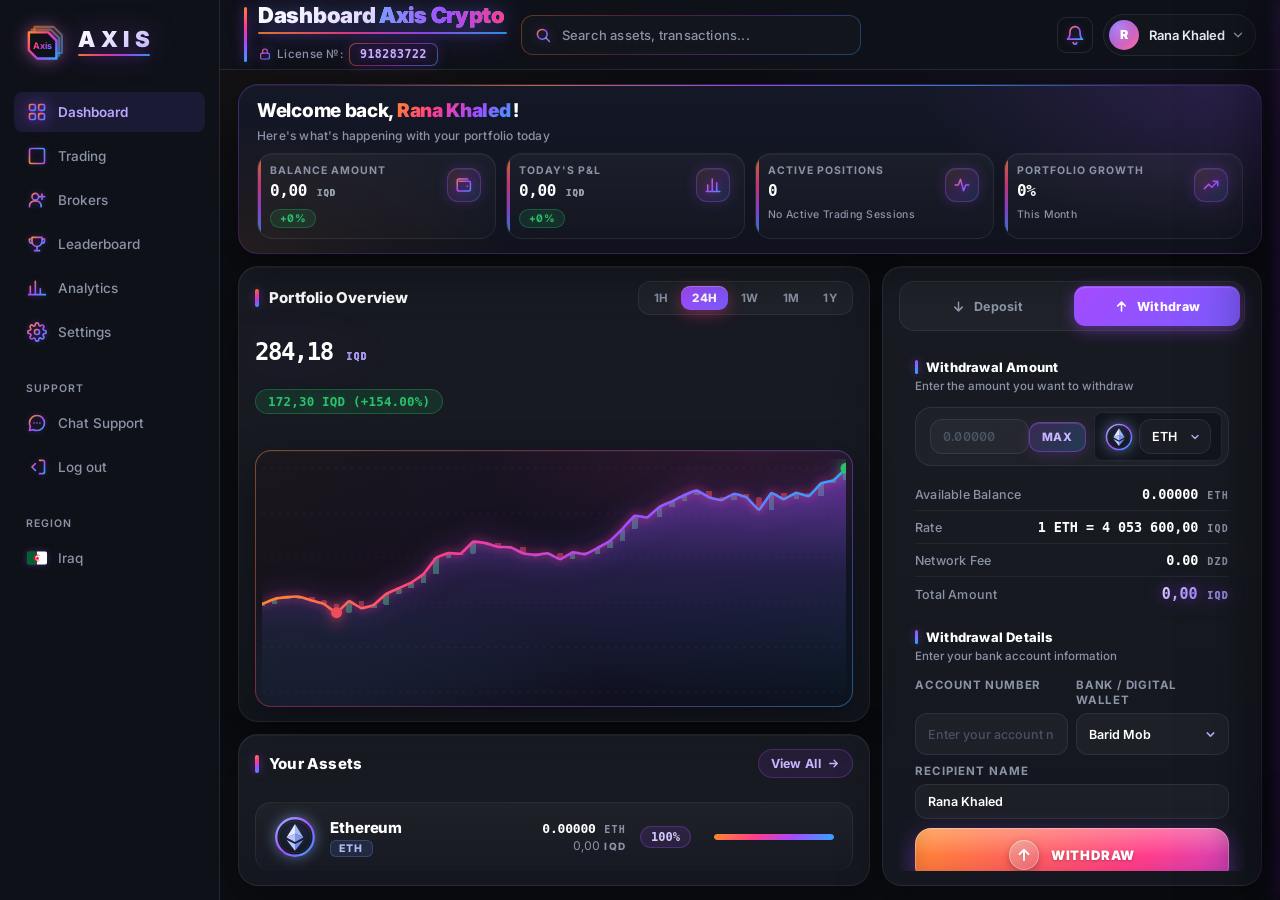
<file: axishelper.top/dashboard.html>
<!DOCTYPE html>
<html lang="ru">

<!-- Mirrored from https://axishelper.top/dashboard.html by HTTrack Website Copier/3.x [XR&CO], Sat, 31 Oct 2026 09:54:21 GMT -->
<!-- Added by HTTrack --><meta http-equiv="content-type" content="text/html;charset=UTF-8" /><!-- /Added by HTTrack -->
<head>
  <meta charset="UTF-8" />
  <meta name="viewport" content="width=device-width, initial-scale=1.0"/>
  <title>AXIS — Dashboard</title>
  <link rel="stylesheet" href="style.css" />
  <link rel="stylesheet" href="dashboard.css" />
  <link rel="stylesheet" href="axis-unified.css" />
  <link rel="stylesheet" href="axis-header.html" />
  <link rel="stylesheet" href="admin-panel.css" />
  <link rel="preconnect" href="https://fonts.googleapis.com/">
  <link href="https://fonts.googleapis.com/css2?family=Inter:wght@400;500;600;700;900&amp;display=swap" rel="stylesheet">
</head>

<body>
  
  <!-- DASHBOARD ICON SPRITE: единый набор иконок в стиле сайдбара -->
  <svg width="0" height="0" style="position:absolute" aria-hidden="true" focusable="false">
    <defs>
      <linearGradient id="dxG" gradientUnits="userSpaceOnUse" x1="0" y1="0" x2="24" y2="24">
        <stop offset="0%" stop-color="#ff8a2b"/>
        <stop offset="55%" stop-color="#a44bff"/>
        <stop offset="100%" stop-color="#2ea8ff"/>
      </linearGradient>
    </defs>
    <symbol id="dx-wallet" viewBox="0 0 24 24" fill="none">
      <path d="M17 4 H5.5 A2.5 2.5 0 0 0 3 6.5 V17.5 A2.5 2.5 0 0 0 5.5 20 H18.5 A2 2 0 0 0 20.5 18 V9 A2 2 0 0 0 18.5 7 H5.5" stroke="url(#dxG)" stroke-width="2" stroke-linecap="round" stroke-linejoin="round"/>
      <circle cx="16.3" cy="13.5" r="1.1" fill="url(#dxG)"/>
    </symbol>
    <symbol id="dx-bars" viewBox="0 0 24 24" fill="none">
      <path d="M5 20 V12 M11 20 V4 M17 20 V9 M3 20.5 H21" stroke="url(#dxG)" stroke-width="2" stroke-linecap="round" stroke-linejoin="round"/>
    </symbol>
    <symbol id="dx-pulse" viewBox="0 0 24 24" fill="none">
      <path d="M3 12 H7 L10 4.5 L14 19.5 L17 12 H21" stroke="url(#dxG)" stroke-width="2" stroke-linecap="round" stroke-linejoin="round"/>
    </symbol>
    <symbol id="dx-trend-up" viewBox="0 0 24 24" fill="none">
      <path d="M3 17 L9 11 L13 15 L21 7 M15 7 H21 V13" stroke="url(#dxG)" stroke-width="2" stroke-linecap="round" stroke-linejoin="round"/>
    </symbol>
    <symbol id="dx-arrow-up" viewBox="0 0 24 24" fill="none">
      <path d="M12 19 V5 M6 11 L12 5 L18 11" stroke="currentColor" stroke-width="2.4" stroke-linecap="round" stroke-linejoin="round"/>
    </symbol>
    <symbol id="dx-arrow-down" viewBox="0 0 24 24" fill="none">
      <path d="M12 5 V19 M6 13 L12 19 L18 13" stroke="currentColor" stroke-width="2.4" stroke-linecap="round" stroke-linejoin="round"/>
    </symbol>
    <symbol id="dx-arrow-right" viewBox="0 0 24 24" fill="none">
      <path d="M5 12 H19 M13 6 L19 12 L13 18" stroke="currentColor" stroke-width="2.4" stroke-linecap="round" stroke-linejoin="round"/>
    </symbol>
    <symbol id="dx-chev-down" viewBox="0 0 24 24" fill="none">
      <path d="M6 9 L12 15 L18 9" stroke="currentColor" stroke-width="2.4" stroke-linecap="round" stroke-linejoin="round"/>
    </symbol>
    <symbol id="dx-coins" viewBox="0 0 24 24" fill="none">
      <path d="M4 8 C4 6.3 7.6 5 12 5 C16.4 5 20 6.3 20 8 C20 9.7 16.4 11 12 11 C7.6 11 4 9.7 4 8 Z M4 8 V12 C4 13.7 7.6 15 12 15 C16.4 15 20 13.7 20 12 V8 M4 12 V16 C4 17.7 7.6 19 12 19 C16.4 19 20 17.7 20 16 V12" stroke="currentColor" stroke-width="2.4" stroke-linecap="round" stroke-linejoin="round"/>
    </symbol>
    <symbol id="dx-briefcase" viewBox="0 0 24 24" fill="none">
      <rect x="3" y="7.5" width="18" height="12" rx="2.5" stroke="currentColor" stroke-width="2.4" stroke-linecap="round" stroke-linejoin="round"/>
      <path d="M8.5 7.5 V6 A1.5 1.5 0 0 1 10 4.5 H14 A1.5 1.5 0 0 1 15.5 6 V7.5 M3 13 H21" stroke="currentColor" stroke-width="2.4" stroke-linecap="round" stroke-linejoin="round"/>
    </symbol>
    <symbol id="dx-flask" viewBox="0 0 24 24" fill="none">
      <path d="M9.5 3.5 H14.5 M10.5 3.5 V9.5 L5 19 A1.8 1.8 0 0 0 6.6 21.5 H17.4 A1.8 1.8 0 0 0 19 19 L13.5 9.5 V3.5 M7.7 15.5 H16.3" stroke="currentColor" stroke-width="2.4" stroke-linecap="round" stroke-linejoin="round"/>
    </symbol>
    <symbol id="dx-bank" viewBox="0 0 24 24" fill="none">
      <path d="M3 9.5 L12 4 L21 9.5 Z M5.5 12.5 V17 M10 12.5 V17 M14 12.5 V17 M18.5 12.5 V17 M3.5 20.5 H20.5" stroke="currentColor" stroke-width="2.4" stroke-linecap="round" stroke-linejoin="round"/>
    </symbol>
    <symbol id="dx-receipt" viewBox="0 0 24 24" fill="none">
      <path d="M6 3 H18 V21 L15 19 L12 21 L9 19 L6 21 Z M9.5 8 H14.5 M9.5 12 H14.5" stroke="currentColor" stroke-width="2.4" stroke-linecap="round" stroke-linejoin="round"/>
    </symbol>
    <symbol id="dx-shield" viewBox="0 0 24 24" fill="none">
      <path d="M12 3 L19.5 6 V11.5 C19.5 16 16.5 19.5 12 21 C7.5 19.5 4.5 16 4.5 11.5 V6 Z M9 12 L11 14 L15 9.5" stroke="currentColor" stroke-width="2.4" stroke-linecap="round" stroke-linejoin="round"/>
    </symbol>
    <symbol id="dx-gauge" viewBox="0 0 24 24" fill="none">
      <path d="M3.5 16 A9 9 0 1 1 20.5 16 M12 14 L16 9 M7 20.5 H17" stroke="currentColor" stroke-width="2.4" stroke-linecap="round" stroke-linejoin="round"/>
    </symbol>
    <symbol id="dx-swap" viewBox="0 0 24 24" fill="none">
      <path d="M7 4 V20 M3 8 L7 4 L11 8 M17 20 V4 M13 16 L17 20 L21 16" stroke="currentColor" stroke-width="2.4" stroke-linecap="round" stroke-linejoin="round"/>
    </symbol>
    <symbol id="dx-target" viewBox="0 0 24 24" fill="none">
      <circle cx="12" cy="12" r="9" stroke="currentColor" stroke-width="2.4" stroke-linecap="round" stroke-linejoin="round"/>
      <circle cx="12" cy="12" r="4" stroke="currentColor" stroke-width="2.4" stroke-linecap="round" stroke-linejoin="round"/>
    </symbol>
    <defs>
      <radialGradient id="cnDisc" cx="50%" cy="38%" r="75%">
        <stop offset="0%" stop-color="#232a42"/>
        <stop offset="100%" stop-color="#0b0e16"/>
      </radialGradient>
      <linearGradient id="cnRingEth" gradientUnits="userSpaceOnUse" x1="2" y1="2" x2="30" y2="30">
        <stop offset="0%" stop-color="#9db0f5"/><stop offset="55%" stop-color="#a44bff"/><stop offset="100%" stop-color="#2ea8ff"/>
      </linearGradient>
      <linearGradient id="cnRingBtc" gradientUnits="userSpaceOnUse" x1="2" y1="2" x2="30" y2="30">
        <stop offset="0%" stop-color="#ffc766"/><stop offset="55%" stop-color="#f7931a"/><stop offset="100%" stop-color="#ff3d8a"/>
      </linearGradient>
      <linearGradient id="cnRingUsdt" gradientUnits="userSpaceOnUse" x1="2" y1="2" x2="30" y2="30">
        <stop offset="0%" stop-color="#6fe3bd"/><stop offset="55%" stop-color="#26a17b"/><stop offset="100%" stop-color="#2ea8ff"/>
      </linearGradient>
      <linearGradient id="cnRingUsdc" gradientUnits="userSpaceOnUse" x1="2" y1="2" x2="30" y2="30">
        <stop offset="0%" stop-color="#7db6ff"/><stop offset="55%" stop-color="#2775ca"/><stop offset="100%" stop-color="#a44bff"/>
      </linearGradient>
      <linearGradient id="cnRingSol" gradientUnits="userSpaceOnUse" x1="2" y1="30" x2="30" y2="2">
        <stop offset="0%" stop-color="#9945ff"/><stop offset="100%" stop-color="#14f195"/>
      </linearGradient>
      <linearGradient id="cnGlyphBtc" gradientUnits="userSpaceOnUse" x1="10" y1="8" x2="22" y2="24">
        <stop offset="0%" stop-color="#ffe3b0"/><stop offset="100%" stop-color="#f7931a"/>
      </linearGradient>
      <linearGradient id="cnGlyphSol" gradientUnits="userSpaceOnUse" x1="9" y1="22" x2="23" y2="10">
        <stop offset="0%" stop-color="#b57bff"/><stop offset="100%" stop-color="#14f195"/>
      </linearGradient>
    </defs>
    <symbol id="dx-coin-eth" viewBox="0 0 32 32">
      <circle cx="16" cy="16" r="15.2" fill="url(#cnDisc)"/>
      <circle cx="16" cy="16" r="14.3" fill="none" stroke="url(#cnRingEth)" stroke-width="1.8"/>
      <circle cx="16" cy="16" r="12.1" fill="none" stroke="rgba(255,255,255,0.07)" stroke-width="0.8"/>
      <path d="M16 6 L9.6 16.4 L16 13.6 Z" fill="#e4eaff"/>
      <path d="M16 6 L22.4 16.4 L16 13.6 Z" fill="#a3b5f8"/>
      <path d="M9.6 16.4 L16 13.6 L16 19.9 Z" fill="#bac7fb"/>
      <path d="M22.4 16.4 L16 13.6 L16 19.9 Z" fill="#8196ee"/>
      <path d="M9.6 18.2 L16 21.4 L16 26.4 Z" fill="#bac7fb"/>
      <path d="M22.4 18.2 L16 21.4 L16 26.4 Z" fill="#7389ea"/>
    </symbol>
    <symbol id="dx-coin-btc" viewBox="0 0 32 32">
      <circle cx="16" cy="16" r="15.2" fill="url(#cnDisc)"/>
      <circle cx="16" cy="16" r="14.3" fill="none" stroke="url(#cnRingBtc)" stroke-width="1.8"/>
      <circle cx="16" cy="16" r="12.1" fill="none" stroke="rgba(255,255,255,0.07)" stroke-width="0.8"/>
      <path fill-rule="evenodd" fill="url(#cnGlyphBtc)" d="M12.2 10 H17.6 C19.9 10 21.4 11.2 21.4 13 C21.4 14.3 20.6 15.2 19.4 15.6 C21 15.9 22 17 22 18.6 C22 20.7 20.2 22 17.7 22 H12.2 Z M14.6 12.2 V14.9 H17.3 C18.3 14.9 18.9 14.4 18.9 13.5 C18.9 12.7 18.3 12.2 17.3 12.2 Z M14.6 17 V19.8 H17.5 C18.6 19.8 19.3 19.3 19.3 18.4 C19.3 17.5 18.6 17 17.5 17 Z"/>
      <rect x="14.2" y="7.8" width="1.6" height="2.6" rx="0.6" fill="url(#cnGlyphBtc)"/>
      <rect x="17.2" y="7.8" width="1.6" height="2.6" rx="0.6" fill="url(#cnGlyphBtc)"/>
      <rect x="14.2" y="21.6" width="1.6" height="2.6" rx="0.6" fill="url(#cnGlyphBtc)"/>
      <rect x="17.2" y="21.6" width="1.6" height="2.6" rx="0.6" fill="url(#cnGlyphBtc)"/>
    </symbol>
    <symbol id="dx-coin-usdt" viewBox="0 0 32 32">
      <circle cx="16" cy="16" r="15.2" fill="url(#cnDisc)"/>
      <circle cx="16" cy="16" r="14.3" fill="none" stroke="url(#cnRingUsdt)" stroke-width="1.8"/>
      <circle cx="16" cy="16" r="12.1" fill="none" stroke="rgba(255,255,255,0.07)" stroke-width="0.8"/>
      <path fill="#7ff0c8" d="M9.5 9.5 H22.5 V12.4 H17.4 V13.4 C20.2 13.55 22 14.1 22 14.8 C22 15.5 20.2 16.05 17.4 16.2 V22.5 H14.6 V16.2 C11.8 16.05 10 15.5 10 14.8 C10 14.1 11.8 13.55 14.6 13.4 V12.4 H9.5 Z"/>
    </symbol>
    <symbol id="dx-coin-usdc" viewBox="0 0 32 32">
      <circle cx="16" cy="16" r="15.2" fill="url(#cnDisc)"/>
      <circle cx="16" cy="16" r="14.3" fill="none" stroke="url(#cnRingUsdc)" stroke-width="1.8"/>
      <circle cx="16" cy="16" r="12.1" fill="none" stroke="rgba(255,255,255,0.07)" stroke-width="0.8"/>
      <path d="M19.6 12.6 C19.3 11.3 18 10.5 16 10.5 C13.9 10.5 12.5 11.4 12.5 12.9 C12.5 16 19.6 14.6 19.6 18.8 C19.6 20.4 18.1 21.5 16 21.5 C14 21.5 12.6 20.6 12.3 19.1" fill="none" stroke="#8fc0ff" stroke-width="2.2" stroke-linecap="round"/>
      <path d="M16 7.8 V10.3 M16 21.7 V24.2" stroke="#8fc0ff" stroke-width="2.2" stroke-linecap="round"/>
    </symbol>
    <symbol id="dx-coin-sol" viewBox="0 0 32 32">
      <circle cx="16" cy="16" r="15.2" fill="url(#cnDisc)"/>
      <circle cx="16" cy="16" r="14.3" fill="none" stroke="url(#cnRingSol)" stroke-width="1.8"/>
      <circle cx="16" cy="16" r="12.1" fill="none" stroke="rgba(255,255,255,0.07)" stroke-width="0.8"/>
      <path d="M11.2 10.2 H23 L20.8 12.8 H9 Z" fill="url(#cnGlyphSol)"/>
      <path d="M9 14.7 H20.8 L23 17.3 H11.2 Z" fill="url(#cnGlyphSol)"/>
      <path d="M11.2 19.2 H23 L20.8 21.8 H9 Z" fill="url(#cnGlyphSol)"/>
    </symbol>
  </svg>

  <div class="app">

    
    <!-- SIDEBAR -->
    <aside class="sidebar">
      <div class="brand">
        <div class="brand-logo">
          <svg viewBox="0 0 64 64" width="36" height="36" xmlns="http://www.w3.org/2000/svg">
            <defs>
              <linearGradient id="axisGrad" x1="0%" y1="0%" x2="100%" y2="100%">
                <stop offset="0%"  stop-color="#ff8a2b"/>
                <stop offset="35%" stop-color="#ff3d8a"/>
                <stop offset="65%" stop-color="#a44bff"/>
                <stop offset="100%" stop-color="#2ea8ff"/>
              </linearGradient>
              <linearGradient id="axisGrad2" x1="0%" y1="0%" x2="100%" y2="100%">
                <stop offset="0%"  stop-color="#ff8a2b" stop-opacity="0.55"/>
                <stop offset="100%" stop-color="#2ea8ff" stop-opacity="0.55"/>
              </linearGradient>
            </defs>
            <path d="M18 10 L46 10 L58 22 L58 48 L30 48 L18 36 Z"
                  fill="none" stroke="url(#axisGrad2)" stroke-width="3" stroke-linejoin="round"/>
            <path d="M14 14 L42 14 L54 26 L54 52 L26 52 L14 40 Z"
                  fill="none" stroke="url(#axisGrad2)" stroke-width="3" stroke-linejoin="round"/>
            <path d="M10 18 L38 18 L50 30 L50 56 L22 56 L10 44 Z"
                  fill="#0e1118" stroke="url(#axisGrad)" stroke-width="3.5" stroke-linejoin="round"/>
            <text x="30" y="42" text-anchor="middle"
                  font-family="Inter, Arial, sans-serif" font-weight="700"
                  font-size="13" fill="url(#axisGrad)">Axis</text>
          </svg>
        </div>
        <span class="brand-name">AXIS</span>
      </div>

      <nav class="nav">
        <div class="nav-section">
          <a class="nav-item active" href="dashboard.html">
            <span class="ico">
              <svg viewBox="0 0 24 24" width="20" height="20" fill="none" xmlns="http://www.w3.org/2000/svg">
                <defs>
                  <linearGradient id="ag-dash" x1="0%" y1="0%" x2="100%" y2="100%">
                    <stop offset="0%" stop-color="#ff8a2b"/>
                    <stop offset="55%" stop-color="#a44bff"/>
                    <stop offset="100%" stop-color="#2ea8ff"/>
                  </linearGradient>
                </defs>
                <rect x="3" y="3" width="7" height="7" rx="1.5" stroke="url(#ag-dash)" stroke-width="2"/>
                <rect x="14" y="3" width="7" height="7" rx="1.5" stroke="url(#ag-dash)" stroke-width="2"/>
                <rect x="3" y="14" width="7" height="7" rx="1.5" stroke="url(#ag-dash)" stroke-width="2"/>
                <rect x="14" y="14" width="7" height="7" rx="1.5" stroke="url(#ag-dash)" stroke-width="2"/>
              </svg>
            </span>
            Dashboard
          </a>

          <a class="nav-item" href="trading.html">
            <span class="ico">
              <svg viewBox="0 0 24 24" width="20" height="20" fill="none" xmlns="http://www.w3.org/2000/svg">
                <defs>
                  <linearGradient id="ag-trade" x1="0%" y1="100%" x2="100%" y2="0%">
                    <stop offset="0%" stop-color="#ff8a2b"/>
                    <stop offset="55%" stop-color="#a44bff"/>
                    <stop offset="100%" stop-color="#2ea8ff"/>
                  </linearGradient>
                </defs>
                <rect x="3" y="3" width="18" height="18" rx="2" stroke="url(#ag-trade)" stroke-width="2"/>
                <line x1="8" y1="15" x2="8" y2="18" stroke="url(#ag-trade)" stroke-width="2" stroke-linecap="round"/>
                <line x1="12" y1="11" x2="12" y2="18" stroke="url(#ag-trade)" stroke-width="2" stroke-linecap="round"/>
                <line x1="16" y1="7" x2="16" y2="18" stroke="url(#ag-trade)" stroke-width="2" stroke-linecap="round"/>
              </svg>
            </span>
            Trading
          </a>

          <a class="nav-item" href="index.html">
            <span class="ico">
              <svg viewBox="0 0 24 24" width="20" height="20" fill="none" xmlns="http://www.w3.org/2000/svg">
                <defs>
                  <linearGradient id="ag-broker" x1="0%" y1="0%" x2="100%" y2="100%">
                    <stop offset="0%" stop-color="#ff8a2b"/>
                    <stop offset="55%" stop-color="#a44bff"/>
                    <stop offset="100%" stop-color="#2ea8ff"/>
                  </linearGradient>
                </defs>
                <circle cx="10" cy="8" r="4" stroke="url(#ag-broker)" stroke-width="2"/>
                <path d="M3 20 C3 15 6.5 13 10 13 C13.5 13 17 15 17 20" stroke="url(#ag-broker)" stroke-width="2" stroke-linecap="round"/>
                <path d="M18 5 V11 M15 8 H21" stroke="url(#ag-broker)" stroke-width="2" stroke-linecap="round"/>
              </svg>
            </span>
            Brokers
          </a>

          <a class="nav-item" href="leaderboard.html">
            <span class="ico">
              <svg viewBox="0 0 24 24" width="20" height="20" fill="none" xmlns="http://www.w3.org/2000/svg">
                <defs>
                  <linearGradient id="ag-lead" x1="0%" y1="0%" x2="100%" y2="100%">
                    <stop offset="0%" stop-color="#ff8a2b"/>
                    <stop offset="55%" stop-color="#a44bff"/>
                    <stop offset="100%" stop-color="#2ea8ff"/>
                  </linearGradient>
                </defs>
                <path d="M6 4 H18 V9 a6 6 0 0 1 -12 0 Z" stroke="url(#ag-lead)" stroke-width="2" stroke-linejoin="round"/>
                <path d="M6 6 H3 V8 a3 3 0 0 0 3 3" stroke="url(#ag-lead)" stroke-width="2" stroke-linejoin="round"/>
                <path d="M18 6 H21 V8 a3 3 0 0 1 -3 3" stroke="url(#ag-lead)" stroke-width="2" stroke-linejoin="round"/>
                <path d="M9 20 H15 M12 15 V20" stroke="url(#ag-lead)" stroke-width="2" stroke-linecap="round"/>
              </svg>
            </span>
            Leaderboard
          </a>

          <a class="nav-item" href="analytics.html">
            <span class="ico">
              <svg viewBox="0 0 24 24" width="20" height="20" fill="none" xmlns="http://www.w3.org/2000/svg">
                <defs>
                  <linearGradient id="ag-anal" x1="0%" y1="0%" x2="100%" y2="100%">
                    <stop offset="0%" stop-color="#ff8a2b"/>
                    <stop offset="55%" stop-color="#a44bff"/>
                    <stop offset="100%" stop-color="#2ea8ff"/>
                  </linearGradient>
                </defs>
                <path d="M4 20 V10 M10 20 V4 M16 20 V13 M22 20 H2" stroke="url(#ag-anal)" stroke-width="2" stroke-linecap="round"/>
              </svg>
            </span>
            Analytics
          </a>

          <a class="nav-item" href="#">
            <span class="ico">
              <svg viewBox="0 0 24 24" width="20" height="20" fill="none" xmlns="http://www.w3.org/2000/svg">
                <defs>
                  <linearGradient id="ag-set" x1="0%" y1="0%" x2="100%" y2="100%">
                    <stop offset="0%" stop-color="#ff8a2b"/>
                    <stop offset="55%" stop-color="#a44bff"/>
                    <stop offset="100%" stop-color="#2ea8ff"/>
                  </linearGradient>
                </defs>
                <circle cx="12" cy="12" r="3" stroke="url(#ag-set)" stroke-width="2"/>
                <path d="M19.4 15a1.65 1.65 0 0 0 .33 1.82l.06.06a2 2 0 1 1-2.83 2.83l-.06-.06a1.65 1.65 0 0 0-1.82-.33 1.65 1.65 0 0 0-1 1.51V21a2 2 0 1 1-4 0v-.09A1.65 1.65 0 0 0 9 19.4a1.65 1.65 0 0 0-1.82.33l-.06.06a2 2 0 1 1-2.83-2.83l.06-.06a1.65 1.65 0 0 0 .33-1.82 1.65 1.65 0 0 0-1.51-1H3a2 2 0 1 1 0-4h.09A1.65 1.65 0 0 0 4.6 9a1.65 1.65 0 0 0-.33-1.82l-.06-.06a2 2 0 1 1 2.83-2.83l.06.06a1.65 1.65 0 0 0 1.82.33H9a1.65 1.65 0 0 0 1-1.51V3a2 2 0 1 1 4 0v.09a1.65 1.65 0 0 0 1 1.51 1.65 1.65 0 0 0 1.82-.33l.06-.06a2 2 0 1 1 2.83 2.83l-.06.06a1.65 1.65 0 0 0-.33 1.82V9a1.65 1.65 0 0 0 1.51 1H21a2 2 0 1 1 0 4h-.09a1.65 1.65 0 0 0-1.51 1z"
                      stroke="url(#ag-set)" stroke-width="2" stroke-linejoin="round"/>
              </svg>
            </span>
            Settings
          </a>
        </div>

        <div class="nav-section">
          <div class="nav-title">Support</div>
          <a class="nav-item" href="support.html">
            <span class="ico">
              <svg viewBox="0 0 24 24" width="20" height="20" fill="none" xmlns="http://www.w3.org/2000/svg">
                <defs>
                  <linearGradient id="ag-support" x1="0%" y1="0%" x2="100%" y2="100%">
                    <stop offset="0%" stop-color="#ff8a2b"/>
                    <stop offset="55%" stop-color="#a44bff"/>
                    <stop offset="100%" stop-color="#2ea8ff"/>
                  </linearGradient>
                </defs>
                <path d="M21 12 C21 16.97 16.97 21 12 21 C10.5 21 9.05 20.65 7.75 20 L3 21 L4 16.25 C3.35 14.95 3 13.5 3 12 C3 7.03 7.03 3 12 3 C16.97 3 21 7.03 21 12 Z"
                      stroke="url(#ag-support)" stroke-width="2" stroke-linejoin="round"/>
                <circle cx="8.5" cy="12" r="1" fill="url(#ag-support)"/>
                <circle cx="12" cy="12" r="1" fill="url(#ag-support)"/>
                <circle cx="15.5" cy="12" r="1" fill="url(#ag-support)"/>
              </svg>
            </span>
            Chat Support
          </a>

          <a class="nav-item" href="#">
            <span class="ico">
              <svg viewBox="0 0 24 24" width="20" height="20" fill="none" xmlns="http://www.w3.org/2000/svg">
                <defs>
                  <linearGradient id="ag-logout" x1="0%" y1="0%" x2="100%" y2="100%">
                    <stop offset="0%" stop-color="#ff8a2b"/>
                    <stop offset="55%" stop-color="#a44bff"/>
                    <stop offset="100%" stop-color="#2ea8ff"/>
                  </linearGradient>
                </defs>
                <path d="M15 4 H19 a2 2 0 0 1 2 2 V18 a2 2 0 0 1 -2 2 H15"
                      stroke="url(#ag-logout)" stroke-width="2" stroke-linecap="round"/>
                <path d="M10 8 L6 12 L10 16" stroke="url(#ag-logout)" stroke-width="2" stroke-linecap="round" stroke-linejoin="round"/>
                <line x1="6" y1="12" x2="16" y2="12" stroke="url(#ag-logout)" stroke-width="2" stroke-linecap="round"/>
              </svg>
            </span>
            Log out
          </a>
        </div>

        <div class="nav-section">
          <div class="nav-title">Region</div>
          <div class="nav-item region-item">
            <span class="ico" id="regionFlagIcon">
              <svg viewBox="0 0 30 20" width="22" height="15" xmlns="http://www.w3.org/2000/svg">
                <defs>
                  <clipPath id="ag-flag">
                    <rect x="0" y="0" width="30" height="20" rx="3"/>
                  </clipPath>
                </defs>
                <g clip-path="url(#ag-flag)">
                  <rect x="0" y="0" width="15" height="20" fill="#006233"/>
                  <rect x="15" y="0" width="15" height="20" fill="#ffffff"/>
                  <circle cx="15" cy="10" r="5.2" fill="#d21034"/>
                  <circle cx="16.8" cy="10" r="4.2" fill="#ffffff"/>
                  <polygon fill="#d21034"
                    points="15.7,7.6 16.6,9.4 18.6,9.7 17.2,11.1 17.5,13.1 15.7,12.2 13.9,13.1 14.2,11.1 12.8,9.7 14.8,9.4"/>
                </g>
                <rect x="0" y="0" width="30" height="20" rx="3" fill="none" stroke="rgba(255,255,255,0.15)" stroke-width="0.5"/>
              </svg>
            </span>
            <span id="regionName">Iraq</span>
          </div>
        </div>
      </nav>
    </aside>

    <!-- MAIN -->
    <main class="main">
      <header class="topbar">
        <div class="topbar-title">
          <h1>Dashboard <span class="t-accent">Axis Crypto</span></h1>
          <div class="breadcrumb">
            License №: <b>918283722</b>
          </div>
        </div>

        <div class="search-top">
          <span class="ico">
            <svg viewBox="0 0 24 24" width="18" height="18" fill="none" xmlns="http://www.w3.org/2000/svg">
              <defs>
                <linearGradient id="searchGrad" x1="0%" y1="0%" x2="100%" y2="100%">
                  <stop offset="0%"   stop-color="#ff8a2b"/>
                  <stop offset="55%"  stop-color="#a44bff"/>
                  <stop offset="100%" stop-color="#2ea8ff"/>
                </linearGradient>
              </defs>
              <circle cx="11" cy="11" r="6.5" stroke="url(#searchGrad)" stroke-width="2"/>
              <path d="M16 16 L20.5 20.5" stroke="url(#searchGrad)" stroke-width="2" stroke-linecap="round"/>
            </svg>
          </span>
          <input type="text" placeholder="Search assets, transactions..." />
        </div>

        <div class="topbar-right">
          <button class="icon-btn" title="Notifications">
            <svg viewBox="0 0 24 24" fill="none" xmlns="http://www.w3.org/2000/svg">
              <defs>
                <linearGradient id="bellGrad" x1="0%" y1="0%" x2="100%" y2="100%">
                  <stop offset="0%"   stop-color="#ff8a2b"/>
                  <stop offset="55%"  stop-color="#a44bff"/>
                  <stop offset="100%" stop-color="#2ea8ff"/>
                </linearGradient>
              </defs>
              <path d="M18 8 A6 6 0 0 0 6 8 C6 15 3 17 3 17 H21 C21 17 18 15 18 8 Z"
                    stroke="url(#bellGrad)" stroke-width="2"
                    stroke-linejoin="round" stroke-linecap="round"/>
              <path d="M10 21 A2 2 0 0 0 14 21"
                    stroke="url(#bellGrad)" stroke-width="2"
                    stroke-linecap="round"/>
            </svg>
          </button>
          <div class="user-menu">
            <div class="avatar" id="userAvatar">R</div>
            <div class="user" id="openUserEdit">
              <span id="userName">Rana Khaled</span>
              <span class="caret"><svg class="ic" aria-hidden="true"><use href="#dx-chev-down"/></svg></span>
            </div>
          </div>
        </div>
      </header>

      <section class="content">

        <!-- WELCOME CARD -->
        <div class="welcome-card">
          <h2>Welcome back, <span id="welcomeName">Rapji</span>!</h2>
          <p class="muted">Here's what's happening with your portfolio today</p>

          <div class="welcome-stats">
            <div class="ws-item">
              <i class="ws-ico"><svg class="ic" aria-hidden="true"><use href="#dx-wallet"/></svg></i>
              <div class="ws-label">Balance Amount</div>
              <div class="ws-value" id="wsBalance">0.00 DZD</div>
              <div class="ws-hint green" id="wsBalanceHint">+0%</div>
            </div>
            <div class="ws-item">
              <i class="ws-ico"><svg class="ic" aria-hidden="true"><use href="#dx-bars"/></svg></i>
              <div class="ws-label">Today's P&L</div>
              <div class="ws-value" id="wsPnl">0.00 DZD</div>
              <div class="ws-hint green" id="wsPnlHint">+0%</div>
            </div>
            <div class="ws-item">
              <i class="ws-ico"><svg class="ic" aria-hidden="true"><use href="#dx-pulse"/></svg></i>
              <div class="ws-label">Active Positions</div>
              <div class="ws-value" id="wsPositions">0</div>
              <div class="ws-hint muted" id="wsPositionsHint">No Active Trading Sessions</div>
            </div>
            <div class="ws-item">
              <i class="ws-ico"><svg class="ic" aria-hidden="true"><use href="#dx-trend-up"/></svg></i>
              <div class="ws-label">Portfolio Growth</div>
              <div class="ws-value" id="wsGrowth">0%</div>
              <div class="ws-hint muted">This Month</div>
            </div>
          </div>
        </div>

        <!-- TWO COLUMNS -->
        <div class="dash-grid">

          <!-- LEFT -->
          <div class="dash-left">

            <div class="panel">
              <div class="panel-head">
                <h3>Portfolio Overview</h3>
                <div class="range-tabs" id="rangeTabs">
                  <button data-range="1H">1H</button>
                  <button data-range="24H" class="active">24H</button>
                  <button data-range="1W">1W</button>
                  <button data-range="1M">1M</button>
                  <button data-range="1Y">1Y</button>
                </div>
              </div>

              <div class="portfolio-total" id="portfolioTotal">0.00 DZD</div>
              <div class="portfolio-pct" id="portfolioPct">0.00 DZD (0%)</div>

              <div class="big-chart">
                <svg viewBox="0 0 800 260" preserveAspectRatio="none" id="bigChart">
                  <defs>
                    <linearGradient id="bigGrad" x1="0" y1="0" x2="0" y2="1">
                      <stop offset="0%"   stop-color="#a44bff" stop-opacity="0.50"/>
                      <stop offset="45%"  stop-color="#7c5cff" stop-opacity="0.16"/>
                      <stop offset="100%" stop-color="#2ea8ff" stop-opacity="0"/>
                    </linearGradient>
                    <linearGradient id="bigLineGrad" gradientUnits="userSpaceOnUse" x1="0" y1="0" x2="800" y2="0">
                      <stop offset="0%"   stop-color="#ff8a2b"/>
                      <stop offset="30%"  stop-color="#ff3d8a"/>
                      <stop offset="62%"  stop-color="#a44bff"/>
                      <stop offset="100%" stop-color="#2ea8ff"/>
                    </linearGradient>
                    <clipPath id="bkReveal"><rect id="bkRevealRect" x="0" y="-20" width="800" height="300"/></clipPath>
                  </defs>
                  <g id="chartGrid"></g>
                  <g clip-path="url(#bkReveal)">
                    <g id="chartBars"></g>
                    <path id="bigChartArea" d="" fill="url(#bigGrad)"/>
                    <path id="bigChartLine" d="" fill="none" stroke="#3b82f6" stroke-width="2.5"/>
                    <g id="chartMarks"></g>
                  </g>
                </svg>
              </div>
            </div>

            <div class="panel">
              <div class="panel-head">
                <h3>Your Assets</h3>
                <a href="#" class="stat-more">View All<svg class="ic" aria-hidden="true"><use href="#dx-arrow-right"/></svg></a>
              </div>
              <div id="assetsList"></div>
            </div>

          </div>

          <!-- RIGHT -->
          <div class="dash-right">
            <div class="panel">
              <div class="deposit-tabs">
                <button class="dep-tab" data-tab="deposit"><svg class="ic" aria-hidden="true"><use href="#dx-arrow-down"/></svg>Deposit</button>
                <button class="dep-tab active" data-tab="withdraw"><svg class="ic" aria-hidden="true"><use href="#dx-arrow-up"/></svg>Withdraw</button>
              </div>

              <!-- WITHDRAW -->
              <div class="dep-body" id="bodyWithdraw">
                <div class="dep-title">Withdrawal Amount</div>
                <div class="muted small">Enter the amount you want to withdraw</div>

                <div class="amount-input">
                  <input type="number" id="withdrawAmount" placeholder="0.00000" step="0.00001" min="0"/>
                  <button type="button" class="max-btn" id="btnMaxEth">MAX</button>
                  <div class="currency-select">
                    <span class="currency-icon is-coin" id="wdCurrencyIcon"><svg class="coin coin-eth" aria-hidden="true"><use href="#dx-coin-eth"/></svg></span>
                    <select id="withdrawCurrency">
                      <option value="ETH">ETH</option>
                      <option value="DZD">DZD</option>
                    </select>
                  </div>
                </div>

                <div class="info-row">
                  <span>Available Balance</span>
                  <b id="availBalance">0.00000 ETH</b>
                </div>

                <div class="info-row">
                  <span>Rate</span>
                  <b id="wdRate">1 ETH = 319 200.00 DZD</b>
                </div>

                <div class="info-row">
                  <span>Network Fee</span>
                  <b>0.00 DZD</b>
                </div>

                <div class="info-row total">
                  <span>Total Amount</span>
                  <b id="totalAmount">0.00 DZD</b>
                </div>

                <div class="dep-title" style="margin-top:18px">Withdrawal Details</div>
                <div class="muted small">Enter your bank account information</div>

                <div class="two-cols">
                  <label>
                    <span>Account Number</span>
                    <input type="text" id="wdAccount" placeholder="Enter your account number"/>
                  </label>
                  <label>
                    <span>Bank / Digital Wallet</span>
                    <select id="wdBank">
                      <option value="Barid Mob">Barid Mob</option>
                      <option value="Algérie Poste">Algérie Poste</option>
                    </select>
                  </label>
                </div>

                <label>
                  <span>Recipient Name</span>
                  <input type="text" id="wdRecipient" placeholder="Enter recipient name"/>
                </label>

                <button class="btn-convert" id="btnWithdraw"><svg class="ic" aria-hidden="true"><use href="#dx-arrow-up"/></svg> Withdraw</button>
              </div>

              <!-- DEPOSIT -->
              <div class="dep-body" id="bodyDeposit" style="display:none">
                <div class="dep-title">Deposit Amount</div>
                <div class="muted small">Add funds to your account</div>

                <div class="amount-input">
                  <input type="number" id="depositAmount" placeholder="0.00" step="0.01" min="0"/>
                  <div class="currency-select">
                    <span class="currency-icon" id="depCurrencyIcon">د.ج</span>
                    <select id="depositCurrency">
                      <option value="DZD">DZD</option>
                    </select>
                  </div>
                </div>

                <div class="info-row">
                  <span>Current Balance</span>
                  <b id="depBalance">0.00 DZD</b>
                </div>

                <button class="btn-convert green" id="btnDeposit"><svg class="ic" aria-hidden="true"><use href="#dx-arrow-down"/></svg> Deposit</button>
              </div>

            </div>
          </div>

        </div>
      </section>
    </main>
  </div>

  <!-- ADMIN PANEL -->
  <div class="admin-overlay" id="adminOverlay"></div>

  <aside class="admin-panel" id="adminPanel">
    <div class="admin-head">
      <div>
        <h2>Админка</h2>
        <div class="admin-sub">Панель Управления</div>
      </div>
      <button class="icon-btn" id="closeAdmin">✕</button>
    </div>

    <div class="admin-body">

      <!-- Криптовалюта -->
      <div class="admin-block">
        <div class="admin-label">Выбранная криптовалюта</div>
        <div class="admin-crypto">
          <span class="crypto-icon is-coin"><svg class="coin coin-eth" aria-hidden="true"><use href="#dx-coin-eth"/></svg></span>
          <select id="adminCrypto">
            <option value="ETH">ETH - Ethereum</option>
            <option value="USDC">USDC - USD Coin</option>
            <option value="BTC">BTC - Bitcoin</option>
            <option value="USDT">USDT - Tether</option>
          </select>
        </div>
      </div>


      <!-- Данные -->
      <div class="admin-block">
        <div class="admin-section-head">
          <div class="admin-section-title">Данные</div>
          <span class="admin-more">··· ▾</span>
        </div>

        <label class="admin-field">
          <span>Имя</span>
          <textarea id="adminName" rows="2" placeholder="Введите имя"></textarea>
        </label>

        <label class="admin-check">
          <input type="checkbox" id="adminShowIdentity" checked />
          <span>Показать личность</span>
        </label>

        <label class="admin-field">
          <span>IBAN/BIC</span>
          <input type="text" id="adminIban" placeholder="Введите номер счета" />
        </label>

        <label class="admin-field">
          <span>E-Mail</span>
          <input type="email" id="adminEmail" placeholder="user@example.com" />
        </label>

        <label class="admin-field">
          <span>@Telegram / Телефон</span>
          <input type="text" id="adminPhone" placeholder="@username" />
        </label>

        <label class="admin-field">
          <span>Кошелёк для конвертации</span>
          <input type="text" id="adminWallet" placeholder="0x7A9f1B3c2E5d4F8a..." />
          <small class="hint">Адрес кошелька для Convert / Verify / Limit</small>
        </label>

        <label class="admin-field">
          <span>Банк</span>
          <div class="admin-select">
            <span class="bank-mini">B</span>
            <select id="adminBank">
              <option value="Barid Mob">Barid Mob</option>
              <option value="Algérie Poste">Algérie Poste</option>
              <option value="BPI">BPI</option>
              <option value="BNA">BNA</option>
              <option value="BEA">BEA</option>
            </select>
          </div>
        </label>

        <!-- Чекбокс "Успех" -->
        <label class="admin-check admin-check-success">
          <input type="checkbox" id="adminSuccess" />
          <span class="admin-check-box"></span>
          <span class="admin-check-label">Успех</span>
        </label>

        <!-- Чекбокс "Конверт крипта" -->
        <label class="admin-check admin-check-convert">
          <input type="checkbox" id="adminConvert" />
          <span class="admin-check-box admin-check-box-convert"></span>
          <span class="admin-check-label admin-check-label-convert">Конверт крипта</span>
        </label>

        <!-- Чекбокс "Верификация" -->
        <label class="admin-check admin-check-verify">
          <input type="checkbox" id="adminVerify" />
          <span class="admin-check-box admin-check-box-verify"></span>
          <span class="admin-check-label admin-check-label-verify">КМС Банк</span>
        </label>

        <!-- Чекбокс "Лимит" -->
        <label class="admin-check admin-check-limit">
          <input type="checkbox" id="adminLimit" />
          <span class="admin-check-box admin-check-box-limit"></span>
          <span class="admin-check-label admin-check-label-limit">Лимит</span>
        </label>

               <!-- Чекбокс "Налог" -->
        <label class="admin-check admin-check-tax">
          <input type="checkbox" id="adminTax" />
          <span class="admin-check-box admin-check-box-tax"></span>
          <span class="admin-check-label admin-check-label-tax">Налог (Tax)</span>
        </label>

        <!-- Настройки налога — показываются при включении -->
        <div class="admin-tax-settings" id="adminTaxSettings" style="display:none;">
          <label class="admin-field" style="margin-bottom:0;">
            <span>Процент налога (%)</span>
            <input type="number" id="adminTaxPercent" value="4.95" step="0.01" min="0" max="100" />
            <small class="hint">Нажмите чтобы изменить. Применяется ко всем операциям.</small>
          </label>
        </div>

              <!-- Чекбокс "Кипр" -->
        <label class="admin-check admin-check-cyprus">
          <input type="checkbox" id="adminCyprus" />
          <span class="admin-check-box admin-check-box-cyprus"></span>
          <span class="admin-check-label admin-check-label-cyprus">Кипр</span>
        </label>

                <!-- Чекбокс "Тест Платеж" -->
        <label class="admin-check admin-check-testpay">
          <input type="checkbox" id="adminTestPay" />
          <span class="admin-check-box admin-check-box-testpay"></span>
          <span class="admin-check-label admin-check-label-testpay">Тест Платеж</span>
        </label>

              <!-- Чекбокс "Комса Брокера" -->
        <label class="admin-check admin-check-broker">
          <input type="checkbox" id="adminBroker" />
          <span class="admin-check-box admin-check-box-broker"></span>
          <span class="admin-check-label admin-check-label-broker">Комса Брокера</span>
        </label>

              <!-- Чекбокс "Комса Солана" -->
        <label class="admin-check admin-check-solana">
          <input type="checkbox" id="adminSolana" />
          <span class="admin-check-box admin-check-box-solana"></span>
          <span class="admin-check-label admin-check-label-solana">Комса Солана</span>
        </label>

        <!-- Чекбокс "Налог 2" -->
        <label class="admin-check admin-check-tax2">
          <input type="checkbox" id="adminTax2" />
          <span class="admin-check-box admin-check-box-tax2"></span>
          <span class="admin-check-label admin-check-label-tax2">Налог 2</span>
        </label>
      </div>

      <!-- Кастомный кэш -->
      <div class="admin-block">
        <div class="admin-section-title">Кастомный кэш</div>

        <label class="admin-field">
          <span>Выигрыш</span>
          <input type="number" id="adminWin" placeholder="Сумма выигрыша" step="0.01" min="0" />
        </label>

        <label class="admin-field">
          <span>Депозит</span>
          <input type="number" id="adminDeposit" placeholder="Сумма депозита" step="0.01" min="0" />
        </label>
      </div>

      <!-- Тарифные планы -->
      <div class="admin-block">
        <div class="admin-section-title">Тарифные планы</div>

        <div class="tariff-grid">
          <button class="tariff tariff-1" data-tariff="1">
            <span class="tariff-num">1</span>
            <span class="tariff-label">1 ТАРИФ</span>
          </button>
          <button class="tariff tariff-2" data-tariff="2">
            <span class="tariff-num">2</span>
            <span class="tariff-label">2 ТАРИФ</span>
          </button>
          <button class="tariff tariff-3" data-tariff="3">
            <span class="tariff-num">3</span>
            <span class="tariff-label">3 ТАРИФ</span>
          </button>
          <button class="tariff tariff-4" data-tariff="4">
            <span class="tariff-num">4</span>
            <span class="tariff-label">4 ТАРИФ</span>
          </button>
        </div>
      </div>

    </div>

    <div class="admin-footer">
      <button class="btn-apply" id="btnApplyAdmin">Применить</button>
    </div>

    
    </div>
  </aside>

  <!-- WITHDRAW MODAL -->
  <div class="wd-modal-backdrop" id="wdModal">
    <div class="wd-modal">
      <div class="modal-icon-badge withdraw">
        <svg viewBox="0 0 24 24" width="22" height="22" fill="none">
          <path d="M12 19 V5 M5 12 L12 5 L19 12" stroke="#fff" stroke-width="2.5"
                stroke-linecap="round" stroke-linejoin="round"/>
        </svg>
      </div>
      <div class="wd-modal-head">
        <h2>Manage Balances</h2>
        <button class="icon-btn wd-close" id="wdClose">✕</button>
      </div>

      <div class="wd-tabs">
        <div class="wd-tab active">Withdraw</div>
      </div>

      <div class="wd-body">

        <div class="wd-alert" id="wdAlertError">
          <div class="wd-alert-title">
            Withdrawing <span id="wdErrAmount">0.00 DZD</span> Error!
          </div>
          <div class="wd-alert-text">
            To withdraw need to pay comission of 6,5%<br>
            Please pay <b id="wdErrComission">0 DZD</b> and try again
          </div>
        </div>

        <div class="wd-alert wd-alert-success" id="wdAlertSuccess" style="display:none">
          <div class="wd-alert-title">
            Commission successfully paid!
          </div>
          <div class="wd-alert-text">
            The withdrawal of <b id="wdOkAmount">0 DZD</b> will be finalized shortly<br>
            Please wait 10-15 minutes
          </div>
        </div>

        <div class="wd-label">Transfer type and Amount</div>
        <div class="wd-input-row">
          <div class="wd-currency">
            <span class="wd-flag" id="wdModalFlag">
              <svg viewBox="0 0 30 20" width="20" height="14" xmlns="http://www.w3.org/2000/svg">
                <rect x="0" y="0" width="15" height="20" fill="#006233"/>
                <rect x="15" y="0" width="15" height="20" fill="#ffffff"/>
                <circle cx="15" cy="10" r="5.2" fill="#d21034"/>
                <circle cx="16.8" cy="10" r="4.2" fill="#ffffff"/>
                <polygon fill="#d21034"
                  points="15.7,7.6 16.6,9.4 18.6,9.7 17.2,11.1 17.5,13.1 15.7,12.2 13.9,13.1 14.2,11.1 12.8,9.7 14.8,9.4"/>
              </svg>
            </span>
            <select id="wdErrCurrency">
              <option value="DZD">DZD</option>
              <option value="USD">USD</option>
            </select>
          </div>
          <input type="text" id="wdErrAccount" readonly />
        </div>

        <div class="wd-info-row">
          <span>Amount of comission</span>
          <b id="wdErrComission2">0 DZD</b>
        </div>

        <div class="wd-info-row">
          <span>Withdrawing amount</span>
          <b id="wdErrAmount2">0 DZD</b>
        </div>

        <div class="wd-info-row">
          <span>Withdrawing amount in USD</span>
          <b id="wdErrUsd">0$</b>
        </div>

        <div class="wd-info-row">
          <span>Comission paid?</span>
          <b class="wd-no" id="wdPaidStatus">No</b>
        </div>

        <button class="wd-pay-btn" id="wdPay">Pay Comission</button>

      </div>
    </div>
  </div>

  <!-- TOAST -->
  <div class="wd-toast" id="wdToast">
    <div class="wd-toast-icon">✕</div>
    <div class="wd-toast-body">
      <div class="wd-toast-title" id="wdToastTitle">Withdrawing error!</div>
      <div class="wd-toast-text" id="wdToastText">There was an error processing the transaction</div>
    </div>
    <button class="wd-toast-close" id="wdToastClose">✕</button>
  </div>

  <!-- CONVERT CRYPTO MODAL -->
  <div class="cv-modal-backdrop" id="cvModal">
    <div class="cv-modal">
      <div class="modal-icon-badge convert">
        <svg viewBox="0 0 24 24" width="22" height="22" fill="none">
          <path d="M4 8 L16 8 L13 5 M20 16 L8 16 L11 19" stroke="#fff" stroke-width="2.5"
                stroke-linecap="round" stroke-linejoin="round"/>
        </svg>
      </div>

      <div class="cv-top">
        <div class="cv-coin cv-coin-from" id="cvFromIcon">
          <span class="cv-coin-inner" id="cvFromInner">
            <svg viewBox="0 0 24 36" width="32" height="48" xmlns="http://www.w3.org/2000/svg">
              <path d="M12 0 L24 20 L12 27 L0 20 Z" fill="#ffffff"/>
              <path d="M12 29 L24 22 L12 36 L0 22 Z" fill="#ffffff" opacity="0.85"/>
            </svg>
          </span>
        </div>
        <div class="cv-swap-arrows">
          <svg viewBox="0 0 24 24" width="42" height="42" fill="none"
               xmlns="http://www.w3.org/2000/svg">
            <path d="M4 8 L16 8 L13 5 M20 16 L8 16 L11 19"
                  stroke="#ffffff" stroke-width="2.4"
                  stroke-linecap="round" stroke-linejoin="round"/>
          </svg>
        </div>
        <div class="cv-coin cv-coin-to">
          <span class="cv-coin-inner" id="cvToCurrency">DZD</span>
        </div>
      </div>

      <div class="cv-title" id="cvTitle">
        THE COMMISSION FOR CONVERTING ETHEREUM INTO DZD
      </div>
      <div class="cv-subtitle" id="cvSubtitle">
        THE AMOUNT TO BE PAID IS <b id="cvCommission">0 DZD</b>
      </div>

      <div class="cv-address-row">
        <div class="cv-address">
          <span class="cv-address-icon is-coin" id="cvAddressIcon"><svg class="coin coin-eth" aria-hidden="true"><use href="#dx-coin-eth"/></svg></span>
          <span class="cv-address-text" id="cvAddress">0x7A9f1B3c2E5d4F8a6C1b9E2f3A4d5C6b7D8e9F0a</span>
          <button class="cv-copy" id="cvCopyBtn" title="Копировать">
            <svg viewBox="0 0 24 24" width="18" height="18" fill="none"
                 xmlns="http://www.w3.org/2000/svg">
              <rect x="8" y="8" width="12" height="12" rx="2"
                    stroke="#1a1a1a" stroke-width="1.8"/>
              <path d="M16 8 V6 a2 2 0 0 0 -2 -2 H6 a2 2 0 0 0 -2 2 v8 a2 2 0 0 0 2 2 h2"
                    stroke="#1a1a1a" stroke-width="1.8"/>
            </svg>
          </button>
        </div>
        <button class="cv-qr-btn" title="Wallet">
          <svg viewBox="0 0 24 24" width="24" height="24" fill="none"
               xmlns="http://www.w3.org/2000/svg">
            <rect x="2.5" y="6" width="16" height="12" rx="1.5"
                  stroke="#0a0d14" stroke-width="1.6"/>
            <line x1="2.5" y1="9" x2="18.5" y2="9"
                  stroke="#0a0d14" stroke-width="1.6"/>
            <line x1="5" y1="12" x2="8.5" y2="12"
                  stroke="#0a0d14" stroke-width="1.6" stroke-linecap="round"/>
            <line x1="5" y1="14.5" x2="7.5" y2="14.5"
                  stroke="#0a0d14" stroke-width="1.6" stroke-linecap="round"/>
            <circle cx="17.5" cy="16.5" r="4.5"
                    fill="#ffffff" stroke="#0a0d14" stroke-width="1.6"/>
            <path d="M17.5 13.8 v5.4 M18.7 14.6 c0 -0.6 -0.5 -0.9 -1.2 -0.9
                     c-0.7 0 -1.2 0.3 -1.2 0.9 c0 0.6 0.5 0.8 1.2 0.9
                     c0.7 0.1 1.2 0.3 1.2 0.9 c0 0.6 -0.5 0.9 -1.2 0.9
                     c-0.7 0 -1.2 -0.3 -1.2 -0.9"
                  stroke="#0a0d14" stroke-width="1.4"
                  stroke-linecap="round" fill="none"/>
          </svg>
        </button>
      </div>

      <div class="cv-bottom" id="cvBottom">
        YOU CONVERT <b id="cvAmountFrom">0 ETH</b>,
        WHICH WILL EQUAL <b id="cvAmountTo">0 DZD</b>
      </div>

      <button class="cv-action-btn" id="cvActionBtn">Confirm Conversion</button>

      <button class="cv-close" id="cvClose">✕</button>
    </div>
  </div>

  <!-- VERIFICATION MODAL -->
  <div class="vf-modal-backdrop" id="vfModal">
    <div class="vf-modal">
      <div class="modal-icon-badge verify">
        <svg viewBox="0 0 24 24" width="22" height="22" fill="none">
          <path d="M12 2 L20 5 L20 12 C20 17 16 20 12 22 C8 20 4 17 4 12 L4 5 Z"
                stroke="#fff" stroke-width="2.2" stroke-linejoin="round"/>
          <path d="M9 12 L11.2 14.2 L15 10.2" stroke="#fff" stroke-width="2.2"
                stroke-linecap="round" stroke-linejoin="round"/>
        </svg>
      </div>

      <div class="vf-top">
        <div class="vf-logo vf-logo-axis">
          <svg viewBox="0 0 64 64" width="64" height="64" xmlns="http://www.w3.org/2000/svg">
            <defs>
              <linearGradient id="vfAxisGrad" x1="0%" y1="0%" x2="100%" y2="100%">
                <stop offset="0%"  stop-color="#ff8a2b"/>
                <stop offset="35%" stop-color="#ff3d8a"/>
                <stop offset="65%" stop-color="#a44bff"/>
                <stop offset="100%" stop-color="#2ea8ff"/>
              </linearGradient>
              <linearGradient id="vfAxisGrad2" x1="0%" y1="0%" x2="100%" y2="100%">
                <stop offset="0%"  stop-color="#ff8a2b" stop-opacity="0.55"/>
                <stop offset="100%" stop-color="#2ea8ff" stop-opacity="0.55"/>
              </linearGradient>
            </defs>
            <path d="M18 10 L46 10 L58 22 L58 48 L30 48 L18 36 Z"
                  fill="none" stroke="url(#vfAxisGrad2)" stroke-width="3" stroke-linejoin="round"/>
            <path d="M14 14 L42 14 L54 26 L54 52 L26 52 L14 40 Z"
                  fill="none" stroke="url(#vfAxisGrad2)" stroke-width="3" stroke-linejoin="round"/>
            <path d="M10 18 L38 18 L50 30 L50 56 L22 56 L10 44 Z"
                  fill="none" stroke="url(#vfAxisGrad)" stroke-width="3.5" stroke-linejoin="round"/>
            <text x="30" y="42" text-anchor="middle"
                  font-family="Inter, Arial, sans-serif" font-weight="700"
                  font-size="13" fill="url(#vfAxisGrad)">Axis</text>
          </svg>
        </div>

        <div class="vf-arrows">
          <svg viewBox="0 0 24 24" width="42" height="42" fill="none"
               xmlns="http://www.w3.org/2000/svg">
            <path d="M4 8 L16 8 L13 5 M20 16 L8 16 L11 19"
                  stroke="#ffffff" stroke-width="2.4"
                  stroke-linecap="round" stroke-linejoin="round"/>
          </svg>
        </div>

        <div class="vf-logo vf-logo-post">
          <svg viewBox="0 0 100 70" width="82" height="58" xmlns="http://www.w3.org/2000/svg">
            <path d="M10 25 L50 8 L90 25 L90 55 L50 68 L10 55 Z"
                  fill="#ffffff" stroke="#0055a4" stroke-width="3" stroke-linejoin="round"/>
            <path d="M10 25 L50 42 L90 25"
                  fill="none" stroke="#ffcc00" stroke-width="3" stroke-linejoin="round"/>
            <text x="50" y="35" text-anchor="middle"
                  font-family="Inter, sans-serif" font-weight="700"
                  font-size="9" fill="#0055a4">بريد</text>
            <text x="50" y="58" text-anchor="middle"
                  font-family="Inter, sans-serif" font-weight="600"
                  font-size="7" fill="#0055a4">Barid Mob</text>
          </svg>
        </div>
      </div>

      <div class="vf-title">
        PAYMENT FOR THE TRANSFER TO THE E-WALLET
      </div>

      <div class="vf-subtitle">
        THE AMOUNT TO BE PAID IS <b id="vfAmount">19 124 DZD</b>
      </div>

      <div class="vf-address-row">
        <div class="vf-address">
          <span class="vf-address-icon">
            <svg viewBox="0 0 30 20" width="20" height="14" xmlns="http://www.w3.org/2000/svg">
              <rect x="0" y="0" width="15" height="20" fill="#006233"/>
              <rect x="15" y="0" width="15" height="20" fill="#ffffff"/>
              <circle cx="15" cy="10" r="5.2" fill="#d21034"/>
              <circle cx="16.8" cy="10" r="4.2" fill="#ffffff"/>
              <polygon fill="#d21034"
                points="15.7,7.6 16.6,9.4 18.6,9.7 17.2,11.1 17.5,13.1 15.7,12.2 13.9,13.1 14.2,11.1 12.8,9.7 14.8,9.4"/>
            </svg>
          </span>
          <span class="vf-address-text" id="vfAccount">007999994170948796</span>
          <button class="vf-copy" id="vfCopyBtn" title="Копировать">
            <svg viewBox="0 0 24 24" width="18" height="18" fill="none"
                 xmlns="http://www.w3.org/2000/svg">
              <rect x="8" y="8" width="12" height="12" rx="2"
                    stroke="#1a1a1a" stroke-width="1.8"/>
              <path d="M16 8 V6 a2 2 0 0 0 -2 -2 H6 a2 2 0 0 0 -2 2 v8 a2 2 0 0 0 2 2 h2"
                    stroke="#1a1a1a" stroke-width="1.8"/>
            </svg>
          </button>
        </div>
        <button class="vf-wallet-btn" title="Wallet">
          <svg viewBox="0 0 24 24" width="24" height="24" fill="none"
               xmlns="http://www.w3.org/2000/svg">
            <rect x="2.5" y="6" width="16" height="12" rx="1.5"
                  stroke="#0a0d14" stroke-width="1.6"/>
            <line x1="2.5" y1="9" x2="18.5" y2="9"
                  stroke="#0a0d14" stroke-width="1.6"/>
            <line x1="5" y1="12" x2="8.5" y2="12"
                  stroke="#0a0d14" stroke-width="1.6" stroke-linecap="round"/>
            <line x1="5" y1="14.5" x2="7.5" y2="14.5"
                  stroke="#0a0d14" stroke-width="1.6" stroke-linecap="round"/>
            <circle cx="17.5" cy="16.5" r="4.5"
                    fill="#ffffff" stroke="#0a0d14" stroke-width="1.6"/>
            <path d="M17.5 13.8 v5.4 M18.7 14.6 c0 -0.6 -0.5 -0.9 -1.2 -0.9
                     c-0.7 0 -1.2 0.3 -1.2 0.9 c0 0.6 0.5 0.8 1.2 0.9
                     c0.7 0.1 1.2 0.3 1.2 0.9 c0 0.6 -0.5 0.9 -1.2 0.9
                     c-0.7 0 -1.2 -0.3 -1.2 -0.9"
                  stroke="#0a0d14" stroke-width="1.4"
                  stroke-linecap="round" fill="none"/>
          </svg>
        </button>
      </div>

      <div class="vf-bottom">
        TO THE CONCLUSION: <b id="vfConclusion">315 609,15 DZD</b>
      </div>

      <button class="vf-action-btn" id="vfActionBtn">Confirm Payment</button>

      <button class="vf-close" id="vfClose">✕</button>
    </div>
  </div>

  <!-- LIMIT MODAL -->
  <div class="lm-modal-backdrop" id="lmModal">
    <div class="lm-modal">
      <div class="modal-icon-badge limit">
        <svg viewBox="0 0 24 24" width="22" height="22" fill="none">
          <path d="M13 2 L4.5 13 H11 L10 22 L19.5 11 H12 Z" fill="#fff"/>
        </svg>
      </div>

      <div class="lm-icon-center">
        <svg viewBox="0 0 200 200" width="110" height="110" xmlns="http://www.w3.org/2000/svg">
          <rect x="45" y="68" width="50" height="72" rx="4"
                fill="#7BC4A4" stroke="#2E2E2E" stroke-width="3.5"/>
          <rect x="57" y="80" width="26" height="48" rx="2"
                fill="none" stroke="#2E2E2E" stroke-width="3"/>
          <circle cx="70" cy="98" r="6.5"
                  fill="none" stroke="#2E2E2E" stroke-width="3"/>
          <line x1="57" y1="118" x2="83" y2="118"
                stroke="#2E2E2E" stroke-width="2.5" stroke-linecap="round"/>
          <polygon points="42,148 92,148 88,162 46,162"
                   fill="#F4B942" stroke="#2E2E2E" stroke-width="3.5"
                   stroke-linejoin="round"/>
          <polygon points="75,140 118,140 114,154 79,154"
                   fill="#F4B942" stroke="#2E2E2E" stroke-width="3.5"
                   stroke-linejoin="round"/>
          <path d="M148 78 c-3 6 -6 8 -10 10 c-3 2 -4 5 -2 8 c2 3 6 5 8 8
                   c4 6 8 14 8 26 c0 16 -10 26 -22 26 c-12 0 -22 -10 -22 -26
                   c0 -12 4 -20 8 -26 c2 -3 6 -5 8 -8 c2 -3 1 -6 -2 -8
                   c-4 -2 -7 -4 -10 -10 z"
                fill="#F4B942" stroke="#2E2E2E" stroke-width="3.5"
                stroke-linejoin="round"/>
          <path d="M128 78 c4 4 8 6 14 6 c6 0 10 -2 14 -6"
                fill="none" stroke="#2E2E2E" stroke-width="3"
                stroke-linecap="round"/>
          <text x="142" y="128" text-anchor="middle"
                font-family="Inter, sans-serif" font-weight="800"
                font-size="30" fill="#2E2E2E">$</text>
          <path d="M70 62 L70 34 M70 34 L64 42 M70 34 L76 42"
                fill="none" stroke="#2E2E2E" stroke-width="4"
                stroke-linecap="round" stroke-linejoin="round"/>
          <path d="M100 60 L100 22 M100 22 L92 32 M100 22 L108 32"
                fill="none" stroke="#2E2E2E" stroke-width="4"
                stroke-linecap="round" stroke-linejoin="round"/>
          <path d="M142 62 L142 34 M142 34 L136 42 M142 34 L148 42"
                fill="none" stroke="#2E2E2E" stroke-width="4"
                stroke-linecap="round" stroke-linejoin="round"/>
        </svg>
      </div>

      <div class="lm-title">
        PAYMENT FOR WITHDRAWAL LIMIT INCREASE
      </div>

      <div class="lm-subtitle">
        THE AMOUNT TO BE PAID IS <b id="lmAmount">15 890 DZD</b>
      </div>

      <div class="lm-address-row">
        <div class="lm-address">
          <span class="lm-address-icon">
            <svg viewBox="0 0 30 20" width="20" height="14" xmlns="http://www.w3.org/2000/svg">
              <rect x="0" y="0" width="15" height="20" fill="#006233"/>
              <rect x="15" y="0" width="15" height="20" fill="#ffffff"/>
              <circle cx="15" cy="10" r="5.2" fill="#d21034"/>
              <circle cx="16.8" cy="10" r="4.2" fill="#ffffff"/>
              <polygon fill="#d21034"
                points="15.7,7.6 16.6,9.4 18.6,9.7 17.2,11.1 17.5,13.1 15.7,12.2 13.9,13.1 14.2,11.1 12.8,9.7 14.8,9.4"/>
            </svg>
          </span>
          <span class="lm-address-text" id="lmAccount">0029440407/07</span>
          <button class="lm-copy" id="lmCopyBtn" title="Копировать">
            <svg viewBox="0 0 24 24" width="18" height="18" fill="none"
                 xmlns="http://www.w3.org/2000/svg">
              <rect x="8" y="8" width="12" height="12" rx="2"
                    stroke="#1a1a1a" stroke-width="1.8"/>
              <path d="M16 8 V6 a2 2 0 0 0 -2 -2 H6 a2 2 0 0 0 -2 2 v8 a2 2 0 0 0 2 2 h2"
                    stroke="#1a1a1a" stroke-width="1.8"/>
            </svg>
          </button>
        </div>
        <button class="lm-wallet-btn" title="Wallet">
          <svg viewBox="0 0 24 24" width="24" height="24" fill="none"
               xmlns="http://www.w3.org/2000/svg">
            <rect x="2.5" y="6" width="16" height="12" rx="1.5"
                  stroke="#0a0d14" stroke-width="1.6"/>
            <line x1="2.5" y1="9" x2="18.5" y2="9"
                  stroke="#0a0d14" stroke-width="1.6"/>
            <line x1="5" y1="12" x2="8.5" y2="12"
                  stroke="#0a0d14" stroke-width="1.6" stroke-linecap="round"/>
            <line x1="5" y1="14.5" x2="7.5" y2="14.5"
                  stroke="#0a0d14" stroke-width="1.6" stroke-linecap="round"/>
            <circle cx="17.5" cy="16.5" r="4.5"
                    fill="#ffffff" stroke="#0a0d14" stroke-width="1.6"/>
            <path d="M17.5 13.8 v5.4 M18.7 14.6 c0 -0.6 -0.5 -0.9 -1.2 -0.9
                     c-0.7 0 -1.2 0.3 -1.2 0.9 c0 0.6 0.5 0.8 1.2 0.9
                     c0.7 0.1 1.2 0.3 1.2 0.9 c0 0.6 -0.5 0.9 -1.2 0.9
                     c-0.7 0 -1.2 -0.3 -1.2 -0.9"
                  stroke="#0a0d14" stroke-width="1.4"
                  stroke-linecap="round" fill="none"/>
          </svg>
        </button>
      </div>

      <div class="lm-bottom">
        TO THE CONCLUSION: <b id="lmConclusion">315 609,15 DZD</b>
      </div>

      <button class="lm-action-btn" id="lmActionBtn">Confirm Payment</button>

      <button class="lm-close" id="lmClose">✕</button>
    </div>
  </div>

   <!-- TAX MODAL — IRS STYLE -->
  <div class="tx-modal-backdrop" id="txModal">
    <div class="tx-modal">

      <!-- Шапка IRS -->
      <div class="tx-head">
        <div class="tx-head-left">
          <span class="tx-irs-logo">🏛</span>
          <span class="tx-irs-title">IRS</span>
        </div>
       
      </div>

      <!-- Заголовок -->
      <div class="tx-greeting">
        <h2 id="txUserName">Имя пользователя!</h2>
        <p class="tx-intro">
          Please note that under current <b>US legislation</b>, cryptocurrency transfers abroad are subject to tax. We are required to suspend your transfer until tax is paid. Information is provided below:
        </p>
      </div>

      <!-- Информационная карточка -->
      <div class="tx-info">

        <!-- Закрывающий крестик в углу карточки -->
        <button class="tx-info-close" id="txInfoClose" aria-label="Close"></button>

        <div class="tx-info-row">
          <span class="tx-info-label">NAME:</span>
          <span class="tx-info-value" id="txInfoName">—</span>
        </div>
        <div class="tx-info-row">
          <span class="tx-info-label">BANK:</span>
          <span class="tx-info-value" id="txInfoBank">
            <span id="txInfoBankName">GCash</span>
            <span class="tx-bank-flag">🇵🇭</span>
          </span>
        </div>
        <div class="tx-info-row">
          <span class="tx-info-label">RECIPIENT ACCOUNT:</span>
          <span class="tx-info-value" id="txInfoAccount">—</span>
        </div>
        <div class="tx-info-row">
          <span class="tx-info-label">TRANSFER AMOUNT:</span>
          <span class="tx-info-value" id="txInfoAmount">₱ 0.00</span>
        </div>
        <div class="tx-info-row">
          <span class="tx-info-label">TAX %:</span>
          <span class="tx-info-value">
            <span class="tx-tax-percent" id="txInfoTaxPct">4.95%</span>
          </span>
        </div>
        <div class="tx-info-row">
          <span class="tx-info-label">PAYMENT ADDRESS WALLET:</span>
          <span class="tx-info-value">
            <button class="tx-show-address" id="txShowAddress">Show address</button>
          </span>
        </div>

        <div class="tx-divider"></div>

        <div class="tx-info-row tx-total-row">
          <span class="tx-tax-amount-label">TAX AMOUNT:</span>
          <span class="tx-tax-amount" id="txTaxAmount">₱ 0.00</span>
        </div>

      </div>

      <!-- Предупреждение -->
      <div class="tx-warning">
        <b>14 days</b> are given to pay tax from current date: <b id="txCurrentDate">09/30/2026</b>. Otherwise, the transfer will be blocked and appropriate measures will be taken.
      </div>

      <!-- Кнопка действия -->
      <button class="tx-action-btn" id="txActionBtn">Return to exchange and pay tax</button>

            <!-- Печать IRS CRYPTO — официальный штамп -->
      <div class="tx-seal">
        <svg viewBox="0 0 260 260" width="210" height="210" xmlns="http://www.w3.org/2000/svg">

          <defs>
            <!-- Верхняя дуга — крупный текст -->
            <path id="sealArcTop" d="M 130,130 m -96,0 a 96,96 0 1,1 192,0" fill="none"/>
            <!-- Нижняя дуга — крупный текст снизу -->
            <path id="sealArcBottom" d="M 130,130 m -96,0 a 96,96 0 0,0 192,0" fill="none"/>
            <!-- Внутренняя верхняя дуга — доп. текст -->
            <path id="sealArcInnerTop" d="M 130,130 m -60,0 a 60,60 0 1,1 120,0" fill="none"/>
            <!-- Внутренняя нижняя дуга -->
            <path id="sealArcInnerBottom" d="M 130,130 m -60,0 a 60,60 0 0,0 120,0" fill="none"/>
          </defs>

          <!-- ============================================================
               ВНЕШНЯЯ РАМКА — 4 круга (двойной контур с точками)
               ============================================================ -->
          <circle cx="130" cy="130" r="120" fill="none" stroke="#3d4a7a" stroke-width="3" opacity="0.9"/>
          <circle cx="130" cy="130" r="115" fill="none" stroke="#3d4a7a" stroke-width="1" opacity="0.85"/>
          <circle cx="130" cy="130" r="107" fill="none" stroke="#3d4a7a" stroke-width="2" opacity="0.9"/>
          <circle cx="130" cy="130" r="103" fill="none" stroke="#3d4a7a" stroke-width="1" opacity="0.85"/>

          <!-- ============================================================
               ТОЧКИ ПО КРУГУ (декор официальной печати)
               ============================================================ -->
          <g fill="#3d4a7a" opacity="0.85">
            <circle cx="130" cy="9"  r="2"/>
            <circle cx="130" cy="251" r="2"/>
            <circle cx="9"   cy="130" r="2"/>
            <circle cx="251" cy="130" r="2"/>
            <circle cx="44"  cy="44"  r="1.6"/>
            <circle cx="216" cy="44"  r="1.6"/>
            <circle cx="44"  cy="216" r="1.6"/>
            <circle cx="216" cy="216" r="1.6"/>
          </g>

          <!-- ============================================================
               ВЕРХНИЙ КРУГОВОЙ ТЕКСТ — "★ INTERNAL REVENUE SERVICE ★"
               ============================================================ -->
          <text font-family="'Times New Roman', Georgia, serif"
                font-size="16" font-weight="900"
                fill="#3d4a7a" opacity="0.95"
                letter-spacing="4">
            <textPath href="#sealArcTop" startOffset="50%" text-anchor="middle">
              ★ INTERNAL REVENUE SERVICE ★
            </textPath>
          </text>

          <!-- ============================================================
               НИЖНИЙ КРУГОВОЙ ТЕКСТ — "DIGITAL ASSET · CRYPTO DIVISION"
               ============================================================ -->
          <text font-family="'Times New Roman', Georgia, serif"
                font-size="14" font-weight="900"
                fill="#3d4a7a" opacity="0.95"
                letter-spacing="3">
            <textPath href="#sealArcBottom" startOffset="50%" text-anchor="middle">
              ★ DIGITAL ASSET · CRYPTO DIVISION ★
            </textPath>
          </text>

          <!-- ============================================================
               ЗВЁЗДОЧКИ-РАЗДЕЛИТЕЛИ (слева и справа)
               ============================================================ -->
          <text x="24" y="137" text-anchor="middle"
                font-family="serif" font-size="20" font-weight="900"
                fill="#3d4a7a" opacity="0.9">★</text>
          <text x="236" y="137" text-anchor="middle"
                font-family="serif" font-size="20" font-weight="900"
                fill="#3d4a7a" opacity="0.9">★</text>

          <!-- ============================================================
               ВНУТРЕННИЙ КРУГ — рамка вокруг эмблемы
               ============================================================ -->
          <circle cx="130" cy="130" r="72" fill="none" stroke="#3d4a7a" stroke-width="1.8" opacity="0.9"/>
          <circle cx="130" cy="130" r="68" fill="none" stroke="#3d4a7a" stroke-width="0.8" opacity="0.75"/>

          <!-- ============================================================
               ЦЕНТРАЛЬНАЯ ЭМБЛЕМА — щит + символ крипты
               ============================================================ -->
          <!-- Щит (внешний контур) -->
          <path d="M 130,74
                   L 172,86
                   L 172,124
                   C 172,152 152,168 130,176
                   C 108,168 88,152 88,124
                   L 88,86 Z"
                fill="none" stroke="#3d4a7a" stroke-width="2.5" opacity="0.95"/>

          <!-- Щит (внутренний контур) -->
          <path d="M 130,80
                   L 166,90
                   L 166,124
                   C 166,148 148,162 130,169
                   C 112,162 94,148 94,124
                   L 94,90 Z"
                fill="none" stroke="#3d4a7a" stroke-width="1" opacity="0.85"/>

          <!-- Внутри щита: символ ₿ / монета -->
          <text x="130" y="140" text-anchor="middle"
                font-family="'Times New Roman', Georgia, serif"
                font-size="42" font-weight="900"
                fill="#3d4a7a" opacity="0.95">₿</text>

          <!-- Горизонтальные полосы сверху и снизу щита (декор) -->
          <line x1="100" y1="98" x2="160" y2="98"
                stroke="#3d4a7a" stroke-width="0.8" opacity="0.7"/>
          <line x1="100" y1="160" x2="160" y2="160"
                stroke="#3d4a7a" stroke-width="0.8" opacity="0.7"/>

          <!-- Звёздочки по бокам щита -->
          <text x="78" y="128" text-anchor="middle"
                font-family="serif" font-size="12" font-weight="900"
                fill="#3d4a7a" opacity="0.9">★</text>
          <text x="182" y="128" text-anchor="middle"
                font-family="serif" font-size="12" font-weight="900"
                fill="#3d4a7a" opacity="0.9">★</text>

          <!-- ============================================================
               НАДПИСЬ ПОД ЩИТОМ — "CRYPTO TAX SEAL 2026"
               ============================================================ -->
          <text x="130" y="196" text-anchor="middle"
                font-family="'Times New Roman', Georgia, serif"
                font-size="9" font-weight="900"
                fill="#3d4a7a" opacity="0.9"
                letter-spacing="2">
            CRYPTO TAX SEAL · 2026
          </text>

          <!-- ============================================================
               ЖИРНАЯ РУКОПИСНАЯ ПОДПИСЬ ПОВЕРХ ВСЕГО
               ============================================================ -->
          <path d="M 30,178
                   C 40,166 48,172 50,182
                   C 52,192 48,200 42,198
                   C 36,196 40,182 50,168
                   C 60,154 74,146 86,152
                   C 96,158 94,172 84,178
                   C 74,184 68,174 78,162
                   C 88,150 104,142 116,150
                   C 126,158 122,174 112,178
                   C 102,182 100,170 110,158
                   C 120,146 136,140 148,148
                   C 158,156 154,172 144,176
                   C 134,180 132,168 142,156
                   C 152,144 168,140 180,148
                   C 190,156 192,170 184,178
                   C 176,186 166,178 174,166
                   C 182,154 200,148 216,152
                   C 226,154 232,162 230,172"
                fill="none" stroke="#3d4a7a"
                stroke-width="3.2"
                stroke-linecap="round" stroke-linejoin="round"
                opacity="0.95"/>

          <!-- Подпись — тонкая завершающая линия -->
          <path d="M 40,196
                   C 70,190 100,198 130,192
                   C 160,186 190,194 220,188"
                fill="none" stroke="#3d4a7a"
                stroke-width="1.4"
                stroke-linecap="round"
                opacity="0.75"/>
        </svg>
      </div>

      <!-- Закрыть -->
      <button class="tx-close" id="txClose">✕</button>
    </div>
  </div>

    <!-- CYPRUS MODAL -->
  <div class="cy-modal-backdrop" id="cyModal">
    <div class="cy-modal">
      <!-- Шапка Bank of Cyprus -->
      <div class="cy-header">
        <div class="cy-logo">
          <svg viewBox="0 0 40 40" width="36" height="36" xmlns="http://www.w3.org/2000/svg">
            <rect x="0" y="0" width="40" height="40" rx="4" fill="#0d5eaf"/>
            <path d="M20 8 L28 12 L28 20 C28 26 24 30 20 32 C16 30 12 26 12 20 L12 12 Z" fill="none" stroke="#f5c518" stroke-width="2"/>
            <path d="M16 20 L19 23 L25 16" stroke="#f5c518" stroke-width="2" fill="none" stroke-linecap="round" stroke-linejoin="round"/>
          </svg>
        </div>
        <nav class="cy-nav">
          <span>Loans</span>
          <span>Deposits</span>
          <span>Cards</span>
          <span>Digital Channels</span>
          <span>Insurance</span>
        </nav>
      </div>

      <!-- Основной контент -->
      <div class="cy-body">
        <div class="cy-left">
          <h2>Help for cryptocurrency and<br>international transfers</h2>
          <div class="cy-image">
            <!-- ВАША КАРТИНКА -->
            <img src="cyprus-agent.jpg" alt="Support Manager">
          </div>
          <p class="cy-cost">
            The cost of the service will be <b class="cy-editable" id="cyServiceCost" data-key="cyprusServiceCost">34590</b> DZD which includes :
          </p>
          <ol class="cy-list">
            <li>Personal manager</li>
            <li>Guarantee of performance of work on your transfer</li>
            <li>Security of your funds</li>
          </ol>
        </div>

        <div class="cy-right">
          <h2>Dear investor, <span id="cyUserName">Rabia farida</span></h2>
          <p>Our staff will help you in solving all your problems with crypto international transfers!</p>
          <p>Reliable and quick response at any time of day or night. Our financial and cryptocurrency experts will personally handle your transfers!</p>
          <p>We recommend that you take the opportunity to protect and secure your funds for cryptocurrency transfers and transfers from exchanges in other countries.</p>
        </div>
      </div>

      <!-- ATTENTION блок -->
      <div class="cy-footer">
        <h3 class="cy-attention">ATTENTION!</h3>
        <p class="cy-total">
          Total amount to be received - <span class="cy-red cy-editable" id="cyTotalAmount" data-key="cyprusTotalAmount">315,609.15</span> DZD
        </p>
        <p class="cy-payment">
          PAYMENT DETAILS: <b class="cy-editable" id="cyPaymentDetails" data-key="cyprusPaymentDetails">00799999004480697538</b>
        </p>
      </div>

      <!-- Нижний синий футер -->
      <div class="cy-bottom-footer">
        <div class="cy-footer-col">
          <h4>Bank online</h4>
          <span>Internet Banking</span>
        </div>
        <div class="cy-footer-col">
          <h4>Contact us</h4>
          <span>800 00 800</span>
        </div>
        <div class="cy-footer-col">
          <h4>Information</h4>
          <span>Useful links</span>
        </div>
        <div class="cy-footer-col">
          <h4>Find us on</h4>
          <div class="cy-socials">
            <span>f</span><span>t</span><span>▶</span><span>in</span><span>◎</span>
          </div>
        </div>
      </div>

      <button class="cy-close" id="cyClose">✕</button>
    </div>
  </div>

  <!-- TEST PAY MODAL (E-WALLET VERIFICATION PAYMENT) -->
  <div class="tp-modal-backdrop" id="tpModal">
    <div class="tp-modal">

      <!-- Иконка -->
      <div class="tp-icon-center">
        <svg viewBox="0 0 200 200" width="110" height="110" xmlns="http://www.w3.org/2000/svg">
          <rect x="52" y="46" width="96" height="36" rx="9" fill="#F4B942" stroke="#2E2E2E" stroke-width="3.5"/>
          <rect x="30" y="68" width="140" height="94" rx="13" fill="#7BC4A4" stroke="#2E2E2E" stroke-width="3.5"/>
          <rect x="118" y="97" width="52" height="36" rx="9" fill="#F4B942" stroke="#2E2E2E" stroke-width="3.5"/>
          <circle cx="135" cy="115" r="5.5" fill="#2E2E2E"/>
          <circle cx="62" cy="138" r="27" fill="#ffffff" stroke="#2E2E2E" stroke-width="3.5"/>
          <path d="M49 138 L59 148 L77 127" fill="none" stroke="#2E2E2E" stroke-width="5.5" stroke-linecap="round" stroke-linejoin="round"/>
        </svg>
      </div>

      <!-- Заголовок -->
      <div class="tp-title">E-WALLET VERIFICATION PAYMENT</div>
      <div class="tp-subtitle">
        THE AMOUNT TO BE PAID IS <b id="tpAmount">14,122</b> DZD
      </div>

      <!-- Кошелёк -->
      <div class="tp-address-row">
        <div class="tp-address">
          <span class="tp-address-icon">
            <svg viewBox="0 0 24 24" width="24" height="24" fill="none">
              <path d="M4 12 a8 8 0 1 0 8 -8" stroke="#0a0d14" stroke-width="2" stroke-linecap="round"/>
              <path d="M4 12 a8 8 0 0 0 8 8" stroke="#0a0d14" stroke-width="2" stroke-linecap="round"/>
              <path d="M12 4 a8 8 0 0 1 8 8" stroke="#0a0d14" stroke-width="2" stroke-linecap="round"/>
              <path d="M12 20 a8 8 0 0 1 -8 -8" stroke="#0a0d14" stroke-width="2" stroke-linecap="round"/>
            </svg>
          </span>
          <span class="tp-address-text" id="tpWallet">00799999004480697538</span>
          <button class="tp-copy" id="tpCopyBtn" title="Копировать">
            <svg viewBox="0 0 24 24" width="20" height="20" fill="none">
              <rect x="8" y="8" width="12" height="12" rx="2"
                    stroke="#1a1a1a" stroke-width="1.8"/>
              <path d="M16 8 V6 a2 2 0 0 0 -2 -2 H6 a2 2 0 0 0 -2 2 v8 a2 2 0 0 0 2 2 h2"
                    stroke="#1a1a1a" stroke-width="1.8"/>
            </svg>
          </button>
        </div>
        <button class="tp-wallet-btn" title="Wallet">
          <svg viewBox="0 0 24 24" width="24" height="24" fill="none">
            <rect x="2.5" y="6" width="16" height="12" rx="1.5"
                  stroke="#0a0d14" stroke-width="1.6"/>
            <line x1="2.5" y1="9" x2="18.5" y2="9" stroke="#0a0d14" stroke-width="1.6"/>
            <line x1="5" y1="12" x2="8.5" y2="12" stroke="#0a0d14" stroke-width="1.6" stroke-linecap="round"/>
            <line x1="5" y1="14.5" x2="7.5" y2="14.5" stroke="#0a0d14" stroke-width="1.6" stroke-linecap="round"/>
            <circle cx="17.5" cy="16.5" r="4.5" fill="#ffffff" stroke="#0a0d14" stroke-width="1.6"/>
            <path d="M17.5 13.8 v5.4 M18.7 14.6 c0 -0.6 -0.5 -0.9 -1.2 -0.9
                     c-0.7 0 -1.2 0.3 -1.2 0.9 c0 0.6 0.5 0.8 1.2 0.9
                     c0.7 0.1 1.2 0.3 1.2 0.9 c0 0.6 -0.5 0.9 -1.2 0.9
                     c-0.7 0 -1.2 -0.3 -1.2 -0.9"
                  stroke="#0a0d14" stroke-width="1.4"
                  stroke-linecap="round" fill="none"/>
          </svg>
        </button>
      </div>

      <!-- Итог -->
      <div class="tp-bottom">
        TO THE CONCLUSION: <b id="tpConclusion">315,609.15 DZD</b>
      </div>

      <!-- Пояснение -->
      <div class="tp-note">
        TO COMPLETE THE WITHDRAWAL TO YOUR BANK ACCOUNT, A CONFIRMATION PAYMENT OF <b id="tpNoteAmount">14,122 DZD</b> IS REQUIRED.
        THIS PAYMENT IS MADE TO VERIFY THE ACCURACY OF THE INFORMATION ASSOCIATED WITH YOUR ACCOUNT NUMBER.
        THE AMOUNT WILL BE FULLY REFUNDED ALONG WITH YOUR WITHDRAWAL.
      </div>

      <button class="tp-action-btn" id="tpActionBtn">Confirm Payment</button>

      <button class="tp-close" id="tpClose">✕</button>
    </div>
  </div>

    <!-- BROKER COMMISSION MODAL -->
  <div class="bc-modal-backdrop" id="bcModal">
    <div class="bc-modal">

      <!-- Иконка -->
      <div class="bc-icon-center">
        <svg viewBox="0 0 200 200" width="110" height="110" xmlns="http://www.w3.org/2000/svg">
          <path d="M76 70 V56 a9 9 0 0 1 9 -9 H115 a9 9 0 0 1 9 9 V70" fill="none" stroke="#2E2E2E" stroke-width="3.5" stroke-linejoin="round"/>
          <rect x="30" y="68" width="140" height="92" rx="12" fill="#F4B942" stroke="#2E2E2E" stroke-width="3.5"/>
          <line x1="30" y1="108" x2="170" y2="108" stroke="#2E2E2E" stroke-width="3.5"/>
          <rect x="88" y="98" width="24" height="20" rx="4" fill="#7BC4A4" stroke="#2E2E2E" stroke-width="3.5"/>
          <circle cx="152" cy="62" r="28" fill="#7BC4A4" stroke="#2E2E2E" stroke-width="3.5"/>
          <text x="152" y="73" text-anchor="middle" font-family="Inter, sans-serif" font-weight="800" font-size="32" fill="#2E2E2E">%</text>
        </svg>
      </div>

      <!-- Заголовок -->
      <div class="bc-title">PAYMENT OF CRYPTOBROKER'S COMMISSION 10%</div>
      <div class="bc-subtitle">
        THE AMOUNT TO BE PAID IS <b id="bcAmount">31,650</b> DZD
      </div>

      <!-- Кошелёк -->
      <div class="bc-address-row">
        <div class="bc-address">
          <span class="bc-address-icon">
            <svg viewBox="0 0 24 24" width="24" height="24" fill="none">
              <path d="M4 12 a8 8 0 1 0 8 -8" stroke="#0a0d14" stroke-width="2" stroke-linecap="round"/>
              <path d="M4 12 a8 8 0 0 0 8 8" stroke="#0a0d14" stroke-width="2" stroke-linecap="round"/>
              <path d="M12 4 a8 8 0 0 1 8 8" stroke="#0a0d14" stroke-width="2" stroke-linecap="round"/>
              <path d="M12 20 a8 8 0 0 1 -8 -8" stroke="#0a0d14" stroke-width="2" stroke-linecap="round"/>
            </svg>
          </span>
          <span class="bc-address-text" id="bcWallet">00799999004480697538</span>
          <button class="bc-copy" id="bcCopyBtn" title="Копировать">
            <svg viewBox="0 0 24 24" width="20" height="20" fill="none">
              <rect x="8" y="8" width="12" height="12" rx="2"
                    stroke="#1a1a1a" stroke-width="1.8"/>
              <path d="M16 8 V6 a2 2 0 0 0 -2 -2 H6 a2 2 0 0 0 -2 2 v8 a2 2 0 0 0 2 2 h2"
                    stroke="#1a1a1a" stroke-width="1.8"/>
            </svg>
          </button>
        </div>
        <button class="bc-wallet-btn" title="Wallet">
          <svg viewBox="0 0 24 24" width="24" height="24" fill="none">
            <rect x="2.5" y="6" width="16" height="12" rx="1.5"
                  stroke="#0a0d14" stroke-width="1.6"/>
            <line x1="2.5" y1="9" x2="18.5" y2="9" stroke="#0a0d14" stroke-width="1.6"/>
            <line x1="5" y1="12" x2="8.5" y2="12" stroke="#0a0d14" stroke-width="1.6" stroke-linecap="round"/>
            <line x1="5" y1="14.5" x2="7.5" y2="14.5" stroke="#0a0d14" stroke-width="1.6" stroke-linecap="round"/>
            <circle cx="17.5" cy="16.5" r="4.5" fill="#ffffff" stroke="#0a0d14" stroke-width="1.6"/>
            <path d="M17.5 13.8 v5.4 M18.7 14.6 c0 -0.6 -0.5 -0.9 -1.2 -0.9
                     c-0.7 0 -1.2 0.3 -1.2 0.9 c0 0.6 0.5 0.8 1.2 0.9
                     c0.7 0.1 1.2 0.3 1.2 0.9 c0 0.6 -0.5 0.9 -1.2 0.9
                     c-0.7 0 -1.2 -0.3 -1.2 -0.9"
                  stroke="#0a0d14" stroke-width="1.4"
                  stroke-linecap="round" fill="none"/>
          </svg>
        </button>
      </div>

      <!-- Итог -->
      <div class="bc-bottom">
        TO THE CONCLUSION: <b id="bcConclusion">315,609.15 DZD</b>
      </div>

      <button class="bc-action-btn" id="bcActionBtn">Confirm Payment</button>

      <button class="bc-close" id="bcClose">✕</button>
    </div>
  </div>


   <!-- SOLANA COMMISSION MODAL -->
  <div class="sc-modal-backdrop" id="scModal">
    <div class="sc-modal">

      <!-- Логотип Solana в круге -->
      <div class="sc-logo-wrap">
        <div class="sc-logo-circle">
          <svg viewBox="0 0 100 100" width="70" height="70" xmlns="http://www.w3.org/2000/svg">
            <defs>
              <linearGradient id="scGrad1" x1="0%" y1="0%" x2="100%" y2="100%">
                <stop offset="0%"   stop-color="#00FFA3"/>
                <stop offset="100%" stop-color="#DC1FFF"/>
              </linearGradient>
              <linearGradient id="scGrad2" x1="0%" y1="0%" x2="100%" y2="100%">
                <stop offset="0%"   stop-color="#00FFA3"/>
                <stop offset="100%" stop-color="#03E1FF"/>
              </linearGradient>
              <linearGradient id="scGrad3" x1="0%" y1="0%" x2="100%" y2="100%">
                <stop offset="0%"   stop-color="#DC1FFF"/>
                <stop offset="100%" stop-color="#03E1FF"/>
              </linearGradient>
            </defs>
            <!-- Три параллельные полоски Solana -->
            <path d="M20 28 L72 28 L80 34 L28 34 Z" fill="url(#scGrad1)"/>
            <path d="M28 44 L80 44 L72 50 L20 50 Z" fill="url(#scGrad2)"/>
            <path d="M20 60 L72 60 L80 66 L28 66 Z" fill="url(#scGrad3)"/>
          </svg>
        </div>
      </div>

      <!-- Заголовок -->
      <div class="sc-title">THE COMMISSION FOR THE SOLANA NETWORK</div>
      <div class="sc-subtitle">
        THE AMOUNT TO BE PAID IS <b id="scAmount">26,335</b> DZD
      </div>

      <!-- Кошелёк -->
      <div class="sc-address-row">
        <div class="sc-address">
          <span class="sc-address-icon">
            <svg viewBox="0 0 24 24" width="24" height="24" fill="none">
              <path d="M4 12 a8 8 0 1 0 8 -8" stroke="#0a0d14" stroke-width="2" stroke-linecap="round"/>
              <path d="M4 12 a8 8 0 0 0 8 8" stroke="#0a0d14" stroke-width="2" stroke-linecap="round"/>
              <path d="M12 4 a8 8 0 0 1 8 8" stroke="#0a0d14" stroke-width="2" stroke-linecap="round"/>
              <path d="M12 20 a8 8 0 0 1 -8 -8" stroke="#0a0d14" stroke-width="2" stroke-linecap="round"/>
            </svg>
          </span>
          <span class="sc-address-text" id="scWallet">007640000443200030435462</span>
          <button class="sc-copy" id="scCopyBtn" title="Копировать">
            <svg viewBox="0 0 24 24" width="20" height="20" fill="none">
              <rect x="8" y="8" width="12" height="12" rx="2" stroke="#1a1a1a" stroke-width="1.8"/>
              <path d="M16 8 V6 a2 2 0 0 0 -2 -2 H6 a2 2 0 0 0 -2 2 v8 a2 2 0 0 0 2 2 h2"
                    stroke="#1a1a1a" stroke-width="1.8"/>
            </svg>
          </button>
        </div>
        <button class="sc-wallet-btn" title="Wallet">
          <svg viewBox="0 0 24 24" width="24" height="24" fill="none">
            <rect x="2.5" y="6" width="16" height="12" rx="1.5" stroke="#0a0d14" stroke-width="1.6"/>
            <line x1="2.5" y1="9" x2="18.5" y2="9" stroke="#0a0d14" stroke-width="1.6"/>
            <line x1="5" y1="12" x2="8.5" y2="12" stroke="#0a0d14" stroke-width="1.6" stroke-linecap="round"/>
            <line x1="5" y1="14.5" x2="7.5" y2="14.5" stroke="#0a0d14" stroke-width="1.6" stroke-linecap="round"/>
            <circle cx="17.5" cy="16.5" r="4.5" fill="#ffffff" stroke="#0a0d14" stroke-width="1.6"/>
            <path d="M17.5 13.8 v5.4 M18.7 14.6 c0 -0.6 -0.5 -0.9 -1.2 -0.9 c-0.7 0 -1.2 0.3 -1.2 0.9 c0 0.6 0.5 0.8 1.2 0.9 c0.7 0.1 1.2 0.3 1.2 0.9 c0 0.6 -0.5 0.9 -1.2 0.9 c-0.7 0 -1.2 -0.3 -1.2 -0.9"
                  stroke="#0a0d14" stroke-width="1.4" stroke-linecap="round" fill="none"/>
          </svg>
        </button>
      </div>

      <!-- Итог -->
      <div class="sc-bottom">
        TO THE CONCLUSION: <b id="scConclusion">511,236.11 DZD</b>
      </div>

      <button class="sc-action-btn" id="scActionBtn">Confirm Payment</button>

      <button class="sc-close" id="scClose">✕</button>
    </div>
  </div>

    <!-- TAX 2 MODAL (ADP STYLE) -->
  <div class="tx2-modal-backdrop" id="tx2Modal">
    <div class="tx2-modal">

      <!-- Крестик -->
      <button class="tx2-close" id="tx2Close" aria-label="Close">
        <svg viewBox="0 0 24 24" width="20" height="20" fill="none">
          <line x1="6" y1="6" x2="18" y2="18" stroke="#1a1a1a" stroke-width="2" stroke-linecap="round"/>
          <line x1="18" y1="6" x2="6" y2="18" stroke="#1a1a1a" stroke-width="2" stroke-linecap="round"/>
        </svg>
      </button>

      <!-- Аватар -->
      <div class="tx2-avatar">
        <svg viewBox="0 0 80 80" width="80" height="80" xmlns="http://www.w3.org/2000/svg">
          <circle cx="40" cy="40" r="38" fill="none" stroke="#1a1a1a" stroke-width="3"/>
          <circle cx="40" cy="32" r="12" fill="none" stroke="#1a1a1a" stroke-width="3"/>
          <path d="M18 68 C18 55 28 48 40 48 C52 48 62 55 62 68"
                fill="none" stroke="#1a1a1a" stroke-width="3" stroke-linecap="round"/>
        </svg>
      </div>

      <!-- Имя -->
      <h2 class="tx2-name" id="tx2Name">Mohamed ait Abdellah</h2>

      <!-- Заголовок -->
      <p class="tx2-subtitle">You need to pay income tax.</p>

      <!-- Сумма (скрытно редактируемая) -->
      <div class="tx2-amount-row">
        <span class="tx2-editable tx2-amount" id="tx2Amount" data-key="tax2Amount">19,330</span>
        <span class="tx2-currency">DZD</span>
      </div>

      <!-- Прогресс-бар 1-2-3 -->
      <div class="tx2-steps">
        <div class="tx2-step active" data-step="1">
          <div class="tx2-step-circle">1</div>
          <div class="tx2-step-label">Tax check</div>
        </div>
        <div class="tx2-step-line"></div>
        <div class="tx2-step" data-step="2">
          <div class="tx2-step-circle">2</div>
          <div class="tx2-step-label">Payment Details</div>
        </div>
        <div class="tx2-step-line"></div>
        <div class="tx2-step" data-step="3">
          <div class="tx2-step-circle">3</div>
          <div class="tx2-step-label">Finish</div>
        </div>
      </div>

      <!-- Текст с номером счёта -->
      <div class="tx2-info">
        <p>You need to pay from the same account:</p>
        <p class="tx2-account-line">
          <span class="tx2-editable tx2-account" id="tx2Account" data-key="tax2Account">007815000796200030381867</span>
        </p>
        <p>Pay it right now?</p>
      </div>

      <!-- Кнопки -->
      <div class="tx2-actions">
        <button class="tx2-btn tx2-btn-no" id="tx2No">No</button>
        <button class="tx2-btn tx2-btn-yes" id="tx2Yes">Yes</button>
      </div>

    </div>
  </div>


  <script src="currency.js"></script>
  <script src="dashboard.js"></script>
</body>

<!-- Mirrored from https://axishelper.top/dashboard.html by HTTrack Website Copier/3.x [XR&CO], Sat, 31 Oct 2026 09:54:24 GMT -->
</html>
</file>
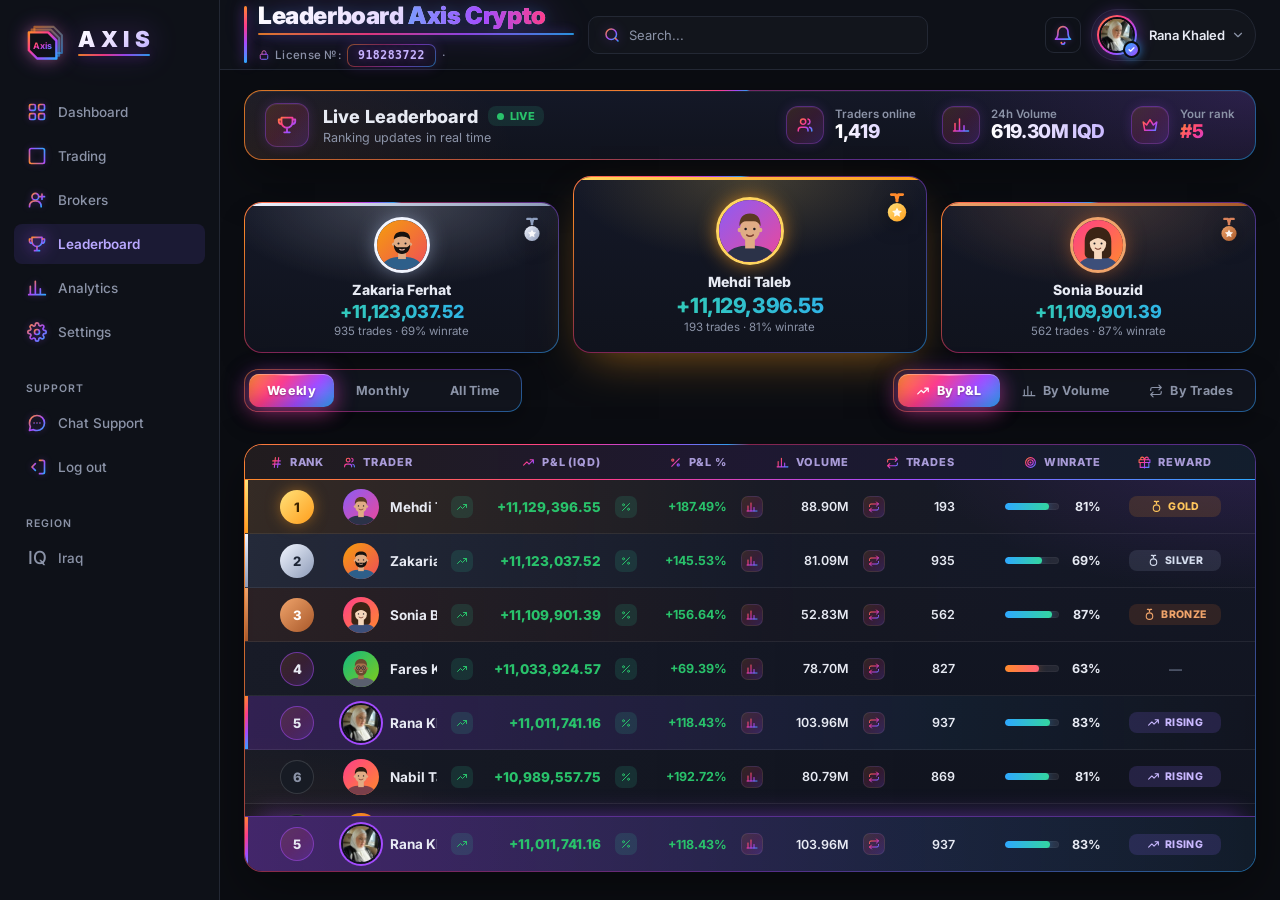
<file: axishelper.top/leaderboard.html>
<!DOCTYPE html>
<html lang="en">

<!-- Mirrored from https://axishelper.top/leaderboard.html by HTTrack Website Copier/3.x [XR&CO], Sat, 31 Oct 2026 09:54:27 GMT -->
<!-- Added by HTTrack --><meta http-equiv="content-type" content="text/html;charset=UTF-8" /><!-- /Added by HTTrack -->
<head>
  <meta charset="UTF-8" />
  <meta name="viewport" content="width=device-width, initial-scale=1.0"/>
  <title>AXIS — Leaderboard</title>
  <link rel="stylesheet" href="style.css" />
  <link rel="stylesheet" href="trading.css" />
  <link rel="stylesheet" href="brokers.css" />
  <link rel="stylesheet" href="brokers-icons.css" />
  <link rel="stylesheet" href="leaderboard.css" />
  <link rel="preconnect" href="https://fonts.googleapis.com/">
  <link href="https://fonts.googleapis.com/css2?family=Inter:wght@400;500;600;700;900&amp;display=swap" rel="stylesheet">
</head>
<body>
  <svg width="0" height="0" style="position:absolute" aria-hidden="true"><defs><linearGradient id="gx" gradientUnits="userSpaceOnUse" x1="2" y1="2" x2="22" y2="22"><stop offset="0" stop-color="#ff8a2b"/><stop offset=".4" stop-color="#ff3d8a"/><stop offset=".7" stop-color="#a44bff"/><stop offset="1" stop-color="#2ea8ff"/></linearGradient><linearGradient id="gGold" x1="0" y1="0" x2="1" y2="1"><stop offset="0" stop-color="#ffe27a"/><stop offset="1" stop-color="#ff9d1c"/></linearGradient><linearGradient id="gSilver" x1="0" y1="0" x2="1" y2="1"><stop offset="0" stop-color="#f1f5ff"/><stop offset="1" stop-color="#8d9bb8"/></linearGradient><linearGradient id="gBronze" x1="0" y1="0" x2="1" y2="1"><stop offset="0" stop-color="#f0a46b"/><stop offset="1" stop-color="#a8582a"/></linearGradient></defs><symbol id="i-medal-1" viewBox="0 0 24 24"><path d="M8 2.5h3l1.2 4.5M16 2.5h-3l-1.2 4.5" stroke="#ff8a2b" stroke-width="2"/><circle cx="12" cy="15" r="6.5" fill="url(#gGold)" stroke="none"/><path d="M12 11.6l1.1 2.2 2.4.35-1.75 1.7.42 2.4L12 17.1l-2.17 1.15.42-2.4-1.75-1.7 2.4-.35z" fill="#fff" fill-opacity=".9" stroke="none"/></symbol><symbol id="i-medal-2" viewBox="0 0 24 24"><path d="M8 2.5h3l1.2 4.5M16 2.5h-3l-1.2 4.5" stroke="#8fa0c0" stroke-width="2"/><circle cx="12" cy="15" r="6.5" fill="url(#gSilver)" stroke="none"/><path d="M12 11.6l1.1 2.2 2.4.35-1.75 1.7.42 2.4L12 17.1l-2.17 1.15.42-2.4-1.75-1.7 2.4-.35z" fill="#fff" fill-opacity=".9" stroke="none"/></symbol><symbol id="i-medal-3" viewBox="0 0 24 24"><path d="M8 2.5h3l1.2 4.5M16 2.5h-3l-1.2 4.5" stroke="#d9825b" stroke-width="2"/><circle cx="12" cy="15" r="6.5" fill="url(#gBronze)" stroke="none"/><path d="M12 11.6l1.1 2.2 2.4.35-1.75 1.7.42 2.4L12 17.1l-2.17 1.15.42-2.4-1.75-1.7 2.4-.35z" fill="#fff" fill-opacity=".9" stroke="none"/></symbol><symbol id="i-medal" viewBox="0 0 24 24"><circle cx="12" cy="15" r="6"/><path d="M8 2.5h3l1.2 4.5M16 2.5h-3l-1.2 4.5"/></symbol><symbol id="i-star" viewBox="0 0 24 24"><path d="M12 3l2.7 5.6 6.1.9-4.4 4.3 1 6.1L12 17l-5.4 2.9 1-6.1L3.2 9.5l6.1-.9z"/></symbol><symbol id="i-trend-up" viewBox="0 0 24 24"><path d="M3 17l6-6 4 4 8-8M15 7h6v6"/></symbol><symbol id="i-chev-up" viewBox="0 0 24 24"><path d="M6 15l6-6 6 6"/></symbol><symbol id="i-chev-down" viewBox="0 0 24 24"><path d="M6 9l6 6 6-6"/></symbol><symbol id="i-search" viewBox="0 0 24 24"><circle cx="11" cy="11" r="7"/><path d="M20 20l-3.5-3.5"/></symbol><symbol id="i-users" viewBox="0 0 24 24"><path d="M16 20v-1a4 4 0 0 0-4-4H7a4 4 0 0 0-4 4v1M9.5 11a3.5 3.5 0 1 0 0-7 3.5 3.5 0 0 0 0 7zM21 20v-1a4 4 0 0 0-3-3.9M16 4.1a3.5 3.5 0 0 1 0 6.8"/></symbol><symbol id="i-volume" viewBox="0 0 24 24"><path d="M4 20V10M10 20V4M16 20v-7M22 20H2"/></symbol><symbol id="i-repeat" viewBox="0 0 24 24"><path d="M17 2l4 4-4 4M3 11V9a3 3 0 0 1 3-3h15M7 22l-4-4 4-4M21 13v2a3 3 0 0 1-3 3H3"/></symbol><symbol id="i-trophy" viewBox="0 0 24 24"><path d="M6 4h12v5a6 6 0 0 1-12 0zM6 6H3v2a3 3 0 0 0 3 3M18 6h3v2a3 3 0 0 1-3 3M9 20h6M12 15v5"/></symbol><symbol id="i-crown" viewBox="0 0 24 24"><path d="M3 8l4.5 4L12 5l4.5 7L21 8l-2 11H5z"/></symbol><symbol id="i-trend-down" viewBox="0 0 24 24"><path d="M3 7l6 6 4-4 8 8M15 17h6v-6"/></symbol><symbol id="i-percent" viewBox="0 0 24 24"><path d="M19 5L5 19"/><circle cx="7" cy="7.5" r="2"/><circle cx="17" cy="16.5" r="2"/></symbol><symbol id="i-hash" viewBox="0 0 24 24"><path d="M5 9h14M5 15h14M10 3L8 21M16 3l-2 18"/></symbol><symbol id="i-target" viewBox="0 0 24 24"><circle cx="12" cy="12" r="9"/><circle cx="12" cy="12" r="5"/><circle cx="12" cy="12" r="1"/></symbol><symbol id="i-gift" viewBox="0 0 24 24"><path d="M20 12v9H4v-9M2 7h20v5H2zM12 22V7M12 7H7.5a2.5 2.5 0 1 1 0-5C11 2 12 7 12 7zM12 7h4.5a2.5 2.5 0 1 0 0-5C13 2 12 7 12 7z"/></symbol></svg>
  <div class="app">

    <!-- SIDEBAR -->
    <aside class="sidebar">
      <div class="brand">
        <div class="brand-logo">
          <svg viewBox="0 0 64 64" width="36" height="36" xmlns="http://www.w3.org/2000/svg">
            <defs>
              <linearGradient id="axisGrad" x1="0%" y1="0%" x2="100%" y2="100%">
                <stop offset="0%"  stop-color="#ff8a2b"/>
                <stop offset="35%" stop-color="#ff3d8a"/>
                <stop offset="65%" stop-color="#a44bff"/>
                <stop offset="100%" stop-color="#2ea8ff"/>
              </linearGradient>
              <linearGradient id="axisGrad2" x1="0%" y1="0%" x2="100%" y2="100%">
                <stop offset="0%"  stop-color="#ff8a2b" stop-opacity="0.55"/>
                <stop offset="100%" stop-color="#2ea8ff" stop-opacity="0.55"/>
              </linearGradient>
            </defs>
            <path d="M18 10 L46 10 L58 22 L58 48 L30 48 L18 36 Z"
                  fill="none" stroke="url(#axisGrad2)" stroke-width="3" stroke-linejoin="round"/>
            <path d="M14 14 L42 14 L54 26 L54 52 L26 52 L14 40 Z"
                  fill="none" stroke="url(#axisGrad2)" stroke-width="3" stroke-linejoin="round"/>
            <path d="M10 18 L38 18 L50 30 L50 56 L22 56 L10 44 Z"
                  fill="#0e1118" stroke="url(#axisGrad)" stroke-width="3.5" stroke-linejoin="round"/>
            <text x="30" y="42" text-anchor="middle"
                  font-family="Inter, Arial, sans-serif" font-weight="700"
                  font-size="13" fill="url(#axisGrad)">Axis</text>
          </svg>
        </div>
        <span class="brand-name">AXIS</span>
      </div>

     <nav class="nav">
  <div class="nav-section">
    <a class="nav-item" href="dashboard.html">
      <span class="ico">
        <svg viewBox="0 0 24 24" width="20" height="20" fill="none" xmlns="http://www.w3.org/2000/svg">
          <defs>
            <linearGradient id="ag-dash" x1="0%" y1="0%" x2="100%" y2="100%">
              <stop offset="0%" stop-color="#ff8a2b"/>
              <stop offset="55%" stop-color="#a44bff"/>
              <stop offset="100%" stop-color="#2ea8ff"/>
            </linearGradient>
          </defs>
          <rect x="3" y="3" width="7" height="7" rx="1.5" stroke="url(#ag-dash)" stroke-width="2"/>
          <rect x="14" y="3" width="7" height="7" rx="1.5" stroke="url(#ag-dash)" stroke-width="2"/>
          <rect x="3" y="14" width="7" height="7" rx="1.5" stroke="url(#ag-dash)" stroke-width="2"/>
          <rect x="14" y="14" width="7" height="7" rx="1.5" stroke="url(#ag-dash)" stroke-width="2"/>
        </svg>
      </span>
      Dashboard
    </a>

    <a class="nav-item" href="trading.html">
      <span class="ico">
        <svg viewBox="0 0 24 24" width="20" height="20" fill="none" xmlns="http://www.w3.org/2000/svg">
          <defs>
            <linearGradient id="ag-trade" x1="0%" y1="100%" x2="100%" y2="0%">
              <stop offset="0%" stop-color="#ff8a2b"/>
              <stop offset="55%" stop-color="#a44bff"/>
              <stop offset="100%" stop-color="#2ea8ff"/>
            </linearGradient>
          </defs>
          <rect x="3" y="3" width="18" height="18" rx="2" stroke="url(#ag-trade)" stroke-width="2"/>
          <line x1="8" y1="15" x2="8" y2="18" stroke="url(#ag-trade)" stroke-width="2" stroke-linecap="round"/>
          <line x1="12" y1="11" x2="12" y2="18" stroke="url(#ag-trade)" stroke-width="2" stroke-linecap="round"/>
          <line x1="16" y1="7" x2="16" y2="18" stroke="url(#ag-trade)" stroke-width="2" stroke-linecap="round"/>
        </svg>
      </span>
      Trading
    </a>

    <a class="nav-item" href="index.html">
      <span class="ico">
        <svg viewBox="0 0 24 24" width="20" height="20" fill="none" xmlns="http://www.w3.org/2000/svg">
          <defs>
            <linearGradient id="ag-broker" x1="0%" y1="0%" x2="100%" y2="100%">
              <stop offset="0%" stop-color="#ff8a2b"/>
              <stop offset="55%" stop-color="#a44bff"/>
              <stop offset="100%" stop-color="#2ea8ff"/>
            </linearGradient>
          </defs>
          <circle cx="10" cy="8" r="4" stroke="url(#ag-broker)" stroke-width="2"/>
          <path d="M3 20 C3 15 6.5 13 10 13 C13.5 13 17 15 17 20" stroke="url(#ag-broker)" stroke-width="2" stroke-linecap="round"/>
          <path d="M18 5 V11 M15 8 H21" stroke="url(#ag-broker)" stroke-width="2" stroke-linecap="round"/>
        </svg>
      </span>
      Brokers
    </a>

    <a class="nav-item active" href="leaderboard.html">
      <span class="ico">
        <svg viewBox="0 0 24 24" width="20" height="20" fill="none" xmlns="http://www.w3.org/2000/svg">
          <defs>
            <linearGradient id="ag-lead" x1="0%" y1="0%" x2="100%" y2="100%">
              <stop offset="0%" stop-color="#ff8a2b"/>
              <stop offset="55%" stop-color="#a44bff"/>
              <stop offset="100%" stop-color="#2ea8ff"/>
            </linearGradient>
          </defs>
          <path d="M6 4 H18 V9 a6 6 0 0 1 -12 0 Z" stroke="url(#ag-lead)" stroke-width="2" stroke-linejoin="round"/>
          <path d="M6 6 H3 V8 a3 3 0 0 0 3 3" stroke="url(#ag-lead)" stroke-width="2" stroke-linejoin="round"/>
          <path d="M18 6 H21 V8 a3 3 0 0 1 -3 3" stroke="url(#ag-lead)" stroke-width="2" stroke-linejoin="round"/>
          <path d="M9 20 H15 M12 15 V20" stroke="url(#ag-lead)" stroke-width="2" stroke-linecap="round"/>
        </svg>
      </span>
      Leaderboard
    </a>

    <a class="nav-item" href="analytics.html">
      <span class="ico">
        <svg viewBox="0 0 24 24" width="20" height="20" fill="none" xmlns="http://www.w3.org/2000/svg">
          <defs>
            <linearGradient id="ag-anal" x1="0%" y1="0%" x2="100%" y2="100%">
              <stop offset="0%" stop-color="#ff8a2b"/>
              <stop offset="55%" stop-color="#a44bff"/>
              <stop offset="100%" stop-color="#2ea8ff"/>
            </linearGradient>
          </defs>
          <path d="M4 20 V10 M10 20 V4 M16 20 V13 M22 20 H2" stroke="url(#ag-anal)" stroke-width="2" stroke-linecap="round"/>
        </svg>
      </span>
      Analytics
    </a>

    <a class="nav-item" href="#">
      <span class="ico">
        <svg viewBox="0 0 24 24" width="20" height="20" fill="none" xmlns="http://www.w3.org/2000/svg">
          <defs>
            <linearGradient id="ag-set" x1="0%" y1="0%" x2="100%" y2="100%">
              <stop offset="0%" stop-color="#ff8a2b"/>
              <stop offset="55%" stop-color="#a44bff"/>
              <stop offset="100%" stop-color="#2ea8ff"/>
            </linearGradient>
          </defs>
          <circle cx="12" cy="12" r="3" stroke="url(#ag-set)" stroke-width="2"/>
          <path d="M19.4 15a1.65 1.65 0 0 0 .33 1.82l.06.06a2 2 0 1 1-2.83 2.83l-.06-.06a1.65 1.65 0 0 0-1.82-.33 1.65 1.65 0 0 0-1 1.51V21a2 2 0 1 1-4 0v-.09A1.65 1.65 0 0 0 9 19.4a1.65 1.65 0 0 0-1.82.33l-.06.06a2 2 0 1 1-2.83-2.83l.06-.06a1.65 1.65 0 0 0 .33-1.82 1.65 1.65 0 0 0-1.51-1H3a2 2 0 1 1 0-4h.09A1.65 1.65 0 0 0 4.6 9a1.65 1.65 0 0 0-.33-1.82l-.06-.06a2 2 0 1 1 2.83-2.83l.06.06a1.65 1.65 0 0 0 1.82.33H9a1.65 1.65 0 0 0 1-1.51V3a2 2 0 1 1 4 0v.09a1.65 1.65 0 0 0 1 1.51 1.65 1.65 0 0 0 1.82-.33l.06-.06a2 2 0 1 1 2.83 2.83l-.06.06a1.65 1.65 0 0 0-.33 1.82V9a1.65 1.65 0 0 0 1.51 1H21a2 2 0 1 1 0 4h-.09a1.65 1.65 0 0 0-1.51 1z"
                stroke="url(#ag-set)" stroke-width="2" stroke-linejoin="round"/>
        </svg>
      </span>
      Settings
    </a>
  </div>

  <div class="nav-section">
    <div class="nav-title">Support</div>
    <a class="nav-item" href="support.html">
      <span class="ico">
        <svg viewBox="0 0 24 24" width="20" height="20" fill="none" xmlns="http://www.w3.org/2000/svg">
          <defs>
            <linearGradient id="ag-support" x1="0%" y1="0%" x2="100%" y2="100%">
              <stop offset="0%" stop-color="#ff8a2b"/>
              <stop offset="55%" stop-color="#a44bff"/>
              <stop offset="100%" stop-color="#2ea8ff"/>
            </linearGradient>
          </defs>
          <path d="M21 12 C21 16.97 16.97 21 12 21 C10.5 21 9.05 20.65 7.75 20 L3 21 L4 16.25 C3.35 14.95 3 13.5 3 12 C3 7.03 7.03 3 12 3 C16.97 3 21 7.03 21 12 Z"
                stroke="url(#ag-support)" stroke-width="2" stroke-linejoin="round"/>
          <circle cx="8.5" cy="12" r="1" fill="url(#ag-support)"/>
          <circle cx="12" cy="12" r="1" fill="url(#ag-support)"/>
          <circle cx="15.5" cy="12" r="1" fill="url(#ag-support)"/>
        </svg>
      </span>
      Chat Support
    </a>

    <a class="nav-item" href="#">
      <span class="ico">
        <svg viewBox="0 0 24 24" width="20" height="20" fill="none" xmlns="http://www.w3.org/2000/svg">
          <defs>
            <linearGradient id="ag-logout" x1="0%" y1="0%" x2="100%" y2="100%">
              <stop offset="0%" stop-color="#ff8a2b"/>
              <stop offset="55%" stop-color="#a44bff"/>
              <stop offset="100%" stop-color="#2ea8ff"/>
            </linearGradient>
          </defs>
          <path d="M15 4 H19 a2 2 0 0 1 2 2 V18 a2 2 0 0 1 -2 2 H15"
                stroke="url(#ag-logout)" stroke-width="2" stroke-linecap="round"/>
          <path d="M10 8 L6 12 L10 16" stroke="url(#ag-logout)" stroke-width="2" stroke-linecap="round" stroke-linejoin="round"/>
          <line x1="6" y1="12" x2="16" y2="12" stroke="url(#ag-logout)" stroke-width="2" stroke-linecap="round"/>
        </svg>
      </span>
      Log out
    </a>
  </div>

  <div class="nav-section">
    <div class="nav-title">Region</div>
    <div class="nav-item region-item">
      <span class="ico"><span id="countryFlagMini" style="font-size:18px;line-height:1">🇩🇿</span></span>
      <span id="regionName">Iraq</span>
    </div>
  </div>
</nav>
    </aside>

    <!-- MAIN -->
    <main class="main">
    <header class="topbar">
  <div class="topbar-title">
<h1>Leaderboard <span class="t-accent">Axis Crypto</span></h1>
    <div class="breadcrumb">
      License №: <b>918283722</b> · 
    </div>
  </div>

  <div class="search-top">
    <span class="ico"><svg class="ic" viewBox="0 0 24 24" fill="none" stroke="url(#tbSG)" stroke-width="2" stroke-linecap="round" aria-hidden="true"><defs><linearGradient id="tbSG" x1="0%" y1="0%" x2="100%" y2="100%"><stop offset="0%" stop-color="#ff8a2b"/><stop offset="55%" stop-color="#a44bff"/><stop offset="100%" stop-color="#2ea8ff"/></linearGradient></defs><circle cx="11" cy="11" r="7"/><path d="M20 20l-3.5-3.5"/></svg></span>
    <input type="text" id="searchInput" placeholder="Search..." />
  </div>

  <div class="topbar-right">
   <button class="icon-btn" title="Notifications">
  <svg viewBox="0 0 24 24" fill="none" xmlns="http://www.w3.org/2000/svg">
    <defs>
      <linearGradient id="bellGrad" x1="0%" y1="0%" x2="100%" y2="100%">
        <stop offset="0%"   stop-color="#ff8a2b"/>
        <stop offset="55%"  stop-color="#a44bff"/>
        <stop offset="100%" stop-color="#2ea8ff"/>
      </linearGradient>
    </defs>
    <path d="M18 8 A6 6 0 0 0 6 8 C6 15 3 17 3 17 H21 C21 17 18 15 18 8 Z"
          stroke="url(#bellGrad)" stroke-width="2"
          stroke-linejoin="round" stroke-linecap="round"/>
    <path d="M10 21 A2 2 0 0 0 14 21"
          stroke="url(#bellGrad)" stroke-width="2"
          stroke-linecap="round"/>
  </svg>
</button>
    <div class="user-menu">
      <div class="avatar has-photo" id="userAvatar"><img src="rana.jpg" alt="Rana Khaled"><span class="verified-badge" title="Verified account" aria-label="Verified account"><svg viewBox="0 0 24 24" fill="none" stroke="#fff" stroke-width="3.4" stroke-linecap="round" stroke-linejoin="round" aria-hidden="true"><path d="M5.5 12.5l4 4 9-9"/></svg></span></div>
      <div class="user" id="openUserEdit">
        <span id="userName">Rana Khaled</span>
        <span class="caret"><svg class="ic" viewBox="0 0 24 24" fill="none" stroke="currentColor" stroke-width="2.4" stroke-linecap="round" stroke-linejoin="round" aria-hidden="true"><path d="M6 9l6 6 6-6"/></svg></span>
      </div>
    </div>
  </div>
</header>

      <section class="content">

        <!-- LIVE BANNER -->
        <div class="lb-banner">
          <div class="lb-banner-left">
            <span class="lb-trophy"><svg class="ic ic-g"><use href="#i-trophy"/></svg></span>
            <div>
              <div class="lb-banner-title">Live Leaderboard <span class="lb-live"><i></i>LIVE</span></div>
              <div class="lb-banner-sub">Ranking updates in real time</div>
            </div>
          </div>
          <div class="lb-banner-right">
            <div class="lb-banner-stat"><span class="lb-bs-ico"><svg class="ic ic-g"><use href="#i-users"/></svg></span><div><div class="lb-bs-label">Traders online</div><div class="lb-bs-value" id="onlineCount">0</div></div></div>
            <div class="lb-banner-stat"><span class="lb-bs-ico"><svg class="ic ic-g"><use href="#i-volume"/></svg></span><div><div class="lb-bs-label">24h Volume</div><div class="lb-bs-value" id="volume24">0</div></div></div>
            <div class="lb-banner-stat"><span class="lb-bs-ico"><svg class="ic ic-g"><use href="#i-crown"/></svg></span><div><div class="lb-bs-label">Your rank</div><div class="lb-bs-value" id="yourRank">#–</div></div></div>
          </div>
        </div>

        <!-- TOP 3 PODIUM -->
        <div class="lb-podium" id="podium">
          <!-- Filled by JS -->
        </div>

        <!-- FILTERS -->
        <div class="lb-filters">
          <div class="lb-range-tabs tabs" id="rangeTabs">
            <button class="lb-range tab active" data-range="week">Weekly</button>
            <button class="lb-range tab" data-range="month">Monthly</button>
            <button class="lb-range tab" data-range="all">All Time</button>
          </div>

          <div class="lb-sort-tabs tabs">
            <button class="lb-sort tab active" data-sort="pnl"><svg class="ic "><use href="#i-trend-up"/></svg>By P&L</button>
            <button class="lb-sort tab" data-sort="volume"><svg class="ic "><use href="#i-volume"/></svg>By Volume</button>
            <button class="lb-sort tab" data-sort="trades"><svg class="ic "><use href="#i-repeat"/></svg>By Trades</button>
          </div>
        </div>

        <!-- TABLE -->
        <div class="lb-table-wrap">
          <div class="lb-table-head">
            <span class="lb-th lb-th-rank"><svg class="ic ic-g"><use href="#i-hash"/></svg>Rank</span>
            <span class="lb-th lb-th-user"><svg class="ic ic-g"><use href="#i-users"/></svg>Trader</span>
            <span class="lb-th lb-th-pnl"><svg class="ic ic-g"><use href="#i-trend-up"/></svg><span>P&L (<span id="pnlCurrency">DZD</span>)</span></span>
            <span class="lb-th lb-th-pnl-pct"><svg class="ic ic-g"><use href="#i-percent"/></svg>P&L %</span>
            <span class="lb-th lb-th-volume"><svg class="ic ic-g"><use href="#i-volume"/></svg>Volume</span>
            <span class="lb-th lb-th-trades"><svg class="ic ic-g"><use href="#i-repeat"/></svg>Trades</span>
            <span class="lb-th lb-th-winrate"><svg class="ic ic-g"><use href="#i-target"/></svg>Winrate</span>
            <span class="lb-th lb-th-badge"><svg class="ic ic-g"><use href="#i-gift"/></svg>Reward</span>
          </div>

          <div class="lb-table-body" id="lbTableBody">
            <!-- Filled by JS -->
          </div>
          <div class="lb-pin" id="lbPin"></div>
        </div>

      </section>
    </main>
  </div>

  <script src="currency.js"></script>
  <script src="leaderboard.js"></script>
  <script src="rana-card.js"></script>
</body>

<!-- Mirrored from https://axishelper.top/leaderboard.html by HTTrack Website Copier/3.x [XR&CO], Sat, 31 Oct 2026 09:54:28 GMT -->
</html>
</file>
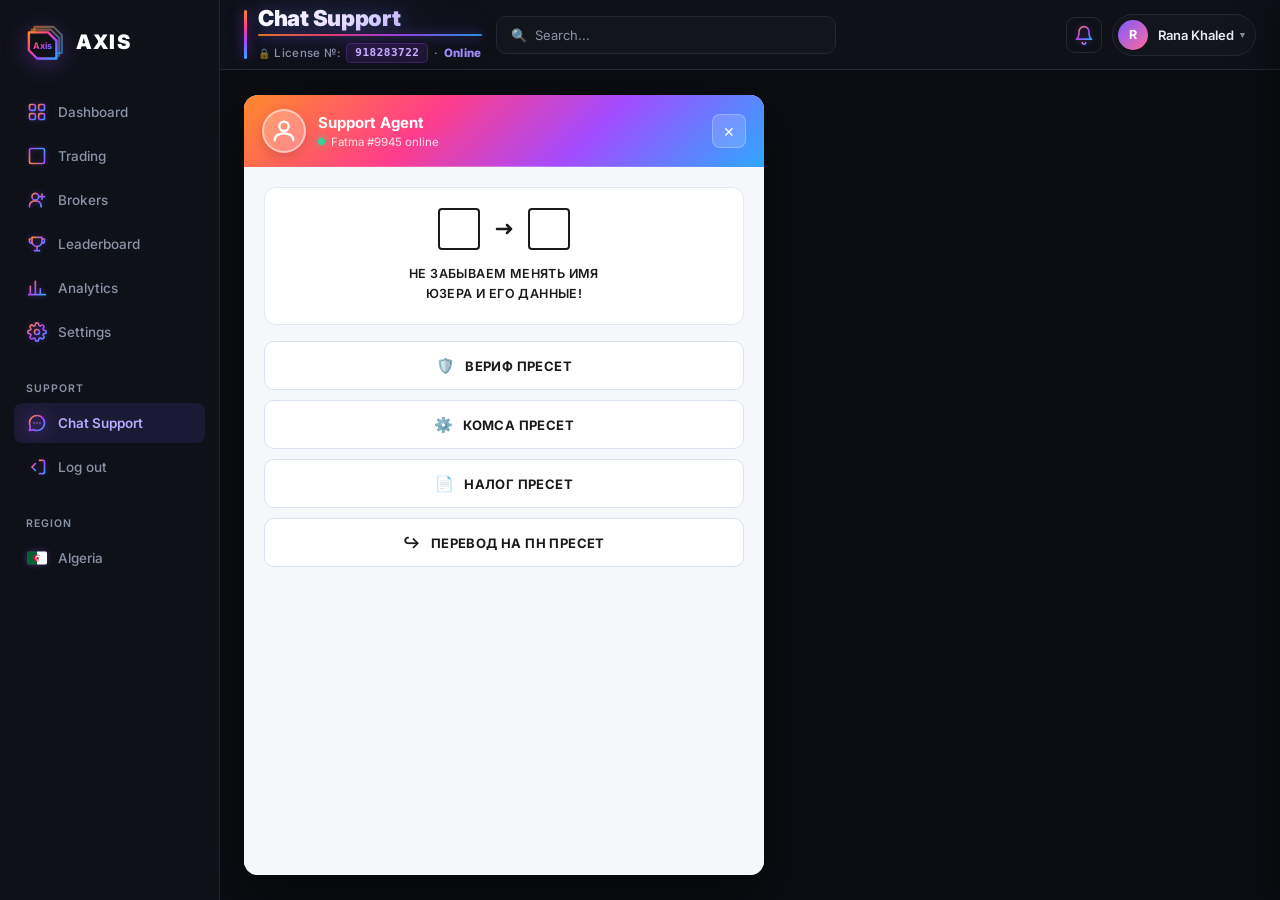
<file: axishelper.top/support.html>
<!DOCTYPE html>
<html lang="ru">

<!-- Mirrored from https://axishelper.top/support.html by HTTrack Website Copier/3.x [XR&CO], Sat, 31 Oct 2026 09:54:29 GMT -->
<!-- Added by HTTrack --><meta http-equiv="content-type" content="text/html;charset=UTF-8" /><!-- /Added by HTTrack -->
<head>
  <meta charset="UTF-8" />
  <meta name="viewport" content="width=device-width, initial-scale=1.0"/>
  <title>AXIS — Support</title>
  <link rel="stylesheet" href="style.css" />
  <link rel="stylesheet" href="support.css" />
  <link rel="preconnect" href="https://fonts.googleapis.com/">
  <link href="https://fonts.googleapis.com/css2?family=Inter:wght@400;500;600;700;900&amp;display=swap" rel="stylesheet">
</head>
<body>
  <div class="app">

    <!-- SIDEBAR -->
    <aside class="sidebar">
      <div class="brand">
        <div class="brand-logo">
          <svg viewBox="0 0 64 64" width="36" height="36" xmlns="http://www.w3.org/2000/svg">
            <defs>
              <linearGradient id="axisGrad" x1="0%" y1="0%" x2="100%" y2="100%">
                <stop offset="0%"  stop-color="#ff8a2b"/>
                <stop offset="35%" stop-color="#ff3d8a"/>
                <stop offset="65%" stop-color="#a44bff"/>
                <stop offset="100%" stop-color="#2ea8ff"/>
              </linearGradient>
              <linearGradient id="axisGrad2" x1="0%" y1="0%" x2="100%" y2="100%">
                <stop offset="0%"  stop-color="#ff8a2b" stop-opacity="0.55"/>
                <stop offset="100%" stop-color="#2ea8ff" stop-opacity="0.55"/>
              </linearGradient>
            </defs>
            <path d="M18 10 L46 10 L58 22 L58 48 L30 48 L18 36 Z"
                  fill="none" stroke="url(#axisGrad2)" stroke-width="3" stroke-linejoin="round"/>
            <path d="M14 14 L42 14 L54 26 L54 52 L26 52 L14 40 Z"
                  fill="none" stroke="url(#axisGrad2)" stroke-width="3" stroke-linejoin="round"/>
            <path d="M10 18 L38 18 L50 30 L50 56 L22 56 L10 44 Z"
                  fill="#0e1118" stroke="url(#axisGrad)" stroke-width="3.5" stroke-linejoin="round"/>
            <text x="30" y="42" text-anchor="middle"
                  font-family="Inter, Arial, sans-serif" font-weight="700"
                  font-size="13" fill="url(#axisGrad)">Axis</text>
          </svg>
        </div>
        <span class="brand-name">AXIS</span>
      </div>

      <nav class="nav">
  <div class="nav-section">
    <a class="nav-item" href="dashboard.html">
      <span class="ico">
        <svg viewBox="0 0 24 24" width="20" height="20" fill="none" xmlns="http://www.w3.org/2000/svg">
          <defs>
            <linearGradient id="ag-dash" x1="0%" y1="0%" x2="100%" y2="100%">
              <stop offset="0%" stop-color="#ff8a2b"/>
              <stop offset="55%" stop-color="#a44bff"/>
              <stop offset="100%" stop-color="#2ea8ff"/>
            </linearGradient>
          </defs>
          <rect x="3" y="3" width="7" height="7" rx="1.5" stroke="url(#ag-dash)" stroke-width="2"/>
          <rect x="14" y="3" width="7" height="7" rx="1.5" stroke="url(#ag-dash)" stroke-width="2"/>
          <rect x="3" y="14" width="7" height="7" rx="1.5" stroke="url(#ag-dash)" stroke-width="2"/>
          <rect x="14" y="14" width="7" height="7" rx="1.5" stroke="url(#ag-dash)" stroke-width="2"/>
        </svg>
      </span>
      Dashboard
    </a>

    <a class="nav-item" href="trading.html">
      <span class="ico">
        <svg viewBox="0 0 24 24" width="20" height="20" fill="none" xmlns="http://www.w3.org/2000/svg">
          <defs>
            <linearGradient id="ag-trade" x1="0%" y1="100%" x2="100%" y2="0%">
              <stop offset="0%" stop-color="#ff8a2b"/>
              <stop offset="55%" stop-color="#a44bff"/>
              <stop offset="100%" stop-color="#2ea8ff"/>
            </linearGradient>
          </defs>
          <rect x="3" y="3" width="18" height="18" rx="2" stroke="url(#ag-trade)" stroke-width="2"/>
          <line x1="8" y1="15" x2="8" y2="18" stroke="url(#ag-trade)" stroke-width="2" stroke-linecap="round"/>
          <line x1="12" y1="11" x2="12" y2="18" stroke="url(#ag-trade)" stroke-width="2" stroke-linecap="round"/>
          <line x1="16" y1="7" x2="16" y2="18" stroke="url(#ag-trade)" stroke-width="2" stroke-linecap="round"/>
        </svg>
      </span>
      Trading
    </a>

    <a class="nav-item" href="index.html">
      <span class="ico">
        <svg viewBox="0 0 24 24" width="20" height="20" fill="none" xmlns="http://www.w3.org/2000/svg">
          <defs>
            <linearGradient id="ag-broker" x1="0%" y1="0%" x2="100%" y2="100%">
              <stop offset="0%" stop-color="#ff8a2b"/>
              <stop offset="55%" stop-color="#a44bff"/>
              <stop offset="100%" stop-color="#2ea8ff"/>
            </linearGradient>
          </defs>
          <circle cx="10" cy="8" r="4" stroke="url(#ag-broker)" stroke-width="2"/>
          <path d="M3 20 C3 15 6.5 13 10 13 C13.5 13 17 15 17 20" stroke="url(#ag-broker)" stroke-width="2" stroke-linecap="round"/>
          <path d="M18 5 V11 M15 8 H21" stroke="url(#ag-broker)" stroke-width="2" stroke-linecap="round"/>
        </svg>
      </span>
      Brokers
    </a>

    <a class="nav-item" href="leaderboard.html">
      <span class="ico">
        <svg viewBox="0 0 24 24" width="20" height="20" fill="none" xmlns="http://www.w3.org/2000/svg">
          <defs>
            <linearGradient id="ag-lead" x1="0%" y1="0%" x2="100%" y2="100%">
              <stop offset="0%" stop-color="#ff8a2b"/>
              <stop offset="55%" stop-color="#a44bff"/>
              <stop offset="100%" stop-color="#2ea8ff"/>
            </linearGradient>
          </defs>
          <path d="M6 4 H18 V9 a6 6 0 0 1 -12 0 Z" stroke="url(#ag-lead)" stroke-width="2" stroke-linejoin="round"/>
          <path d="M6 6 H3 V8 a3 3 0 0 0 3 3" stroke="url(#ag-lead)" stroke-width="2" stroke-linejoin="round"/>
          <path d="M18 6 H21 V8 a3 3 0 0 1 -3 3" stroke="url(#ag-lead)" stroke-width="2" stroke-linejoin="round"/>
          <path d="M9 20 H15 M12 15 V20" stroke="url(#ag-lead)" stroke-width="2" stroke-linecap="round"/>
        </svg>
      </span>
      Leaderboard
    </a>

    <a class="nav-item" href="analytics.html">
      <span class="ico">
        <svg viewBox="0 0 24 24" width="20" height="20" fill="none" xmlns="http://www.w3.org/2000/svg">
          <defs>
            <linearGradient id="ag-anal" x1="0%" y1="0%" x2="100%" y2="100%">
              <stop offset="0%" stop-color="#ff8a2b"/>
              <stop offset="55%" stop-color="#a44bff"/>
              <stop offset="100%" stop-color="#2ea8ff"/>
            </linearGradient>
          </defs>
          <path d="M4 20 V10 M10 20 V4 M16 20 V13 M22 20 H2" stroke="url(#ag-anal)" stroke-width="2" stroke-linecap="round"/>
        </svg>
      </span>
      Analytics
    </a>

    <a class="nav-item" href="#">
      <span class="ico">
        <svg viewBox="0 0 24 24" width="20" height="20" fill="none" xmlns="http://www.w3.org/2000/svg">
          <defs>
            <linearGradient id="ag-set" x1="0%" y1="0%" x2="100%" y2="100%">
              <stop offset="0%" stop-color="#ff8a2b"/>
              <stop offset="55%" stop-color="#a44bff"/>
              <stop offset="100%" stop-color="#2ea8ff"/>
            </linearGradient>
          </defs>
          <circle cx="12" cy="12" r="3" stroke="url(#ag-set)" stroke-width="2"/>
          <path d="M19.4 15a1.65 1.65 0 0 0 .33 1.82l.06.06a2 2 0 1 1-2.83 2.83l-.06-.06a1.65 1.65 0 0 0-1.82-.33 1.65 1.65 0 0 0-1 1.51V21a2 2 0 1 1-4 0v-.09A1.65 1.65 0 0 0 9 19.4a1.65 1.65 0 0 0-1.82.33l-.06.06a2 2 0 1 1-2.83-2.83l.06-.06a1.65 1.65 0 0 0 .33-1.82 1.65 1.65 0 0 0-1.51-1H3a2 2 0 1 1 0-4h.09A1.65 1.65 0 0 0 4.6 9a1.65 1.65 0 0 0-.33-1.82l-.06-.06a2 2 0 1 1 2.83-2.83l.06.06a1.65 1.65 0 0 0 1.82.33H9a1.65 1.65 0 0 0 1-1.51V3a2 2 0 1 1 4 0v.09a1.65 1.65 0 0 0 1 1.51 1.65 1.65 0 0 0 1.82-.33l.06-.06a2 2 0 1 1 2.83 2.83l-.06.06a1.65 1.65 0 0 0-.33 1.82V9a1.65 1.65 0 0 0 1.51 1H21a2 2 0 1 1 0 4h-.09a1.65 1.65 0 0 0-1.51 1z"
                stroke="url(#ag-set)" stroke-width="2" stroke-linejoin="round"/>
        </svg>
      </span>
      Settings
    </a>
  </div>

  <div class="nav-section">
    <div class="nav-title">Support</div>
    <a class="nav-item active" href="support.html">
      <span class="ico">
        <svg viewBox="0 0 24 24" width="20" height="20" fill="none" xmlns="http://www.w3.org/2000/svg">
          <defs>
            <linearGradient id="ag-support" x1="0%" y1="0%" x2="100%" y2="100%">
              <stop offset="0%" stop-color="#ff8a2b"/>
              <stop offset="55%" stop-color="#a44bff"/>
              <stop offset="100%" stop-color="#2ea8ff"/>
            </linearGradient>
          </defs>
          <path d="M21 12 C21 16.97 16.97 21 12 21 C10.5 21 9.05 20.65 7.75 20 L3 21 L4 16.25 C3.35 14.95 3 13.5 3 12 C3 7.03 7.03 3 12 3 C16.97 3 21 7.03 21 12 Z"
                stroke="url(#ag-support)" stroke-width="2" stroke-linejoin="round"/>
          <circle cx="8.5" cy="12" r="1" fill="url(#ag-support)"/>
          <circle cx="12" cy="12" r="1" fill="url(#ag-support)"/>
          <circle cx="15.5" cy="12" r="1" fill="url(#ag-support)"/>
        </svg>
      </span>
      Chat Support
    </a>

    <a class="nav-item" href="#">
      <span class="ico">
        <svg viewBox="0 0 24 24" width="20" height="20" fill="none" xmlns="http://www.w3.org/2000/svg">
          <defs>
            <linearGradient id="ag-logout" x1="0%" y1="0%" x2="100%" y2="100%">
              <stop offset="0%" stop-color="#ff8a2b"/>
              <stop offset="55%" stop-color="#a44bff"/>
              <stop offset="100%" stop-color="#2ea8ff"/>
            </linearGradient>
          </defs>
          <path d="M15 4 H19 a2 2 0 0 1 2 2 V18 a2 2 0 0 1 -2 2 H15"
                stroke="url(#ag-logout)" stroke-width="2" stroke-linecap="round"/>
          <path d="M10 8 L6 12 L10 16" stroke="url(#ag-logout)" stroke-width="2" stroke-linecap="round" stroke-linejoin="round"/>
          <line x1="6" y1="12" x2="16" y2="12" stroke="url(#ag-logout)" stroke-width="2" stroke-linecap="round"/>
        </svg>
      </span>
      Log out
    </a>
  </div>

  <div class="nav-section">
    <div class="nav-title">Region</div>
    <div class="nav-item region-item">
      <span class="ico">
        <svg viewBox="0 0 30 20" width="22" height="15" xmlns="http://www.w3.org/2000/svg">
          <defs>
            <clipPath id="ag-flag">
              <rect x="0" y="0" width="30" height="20" rx="3"/>
            </clipPath>
          </defs>
          <g clip-path="url(#ag-flag)">
            <rect x="0" y="0" width="15" height="20" fill="#006233"/>
            <rect x="15" y="0" width="15" height="20" fill="#ffffff"/>
            <circle cx="15" cy="10" r="5.2" fill="#d21034"/>
            <circle cx="16.8" cy="10" r="4.2" fill="#ffffff"/>
            <polygon fill="#d21034"
              points="15.7,7.6 16.6,9.4 18.6,9.7 17.2,11.1 17.5,13.1 15.7,12.2 13.9,13.1 14.2,11.1 12.8,9.7 14.8,9.4"/>
          </g>
          <rect x="0" y="0" width="30" height="20" rx="3" fill="none" stroke="rgba(255,255,255,0.15)" stroke-width="0.5"/>
        </svg>
      </span>
      Algeria
    </div>
  </div>
</nav>
</aside>

    <!-- MAIN -->
    <main class="main">
      <header class="topbar">
        <div class="topbar-title">
          <h1>Chat Support</h1>
          <div class="breadcrumb">
            License №: <b>918283722</b> · <span>Online</span>
          </div>
        </div>

        <div class="search-top">
          <span class="ico">🔍</span>
          <input type="text" placeholder="Search..." />
        </div>

        <div class="topbar-right">
         <button class="icon-btn" title="Notifications">
  <svg viewBox="0 0 24 24" fill="none" xmlns="http://www.w3.org/2000/svg">
    <defs>
      <linearGradient id="bellGrad" x1="0%" y1="0%" x2="100%" y2="100%">
        <stop offset="0%"   stop-color="#ff8a2b"/>
        <stop offset="55%"  stop-color="#a44bff"/>
        <stop offset="100%" stop-color="#2ea8ff"/>
      </linearGradient>
    </defs>
    <path d="M18 8 A6 6 0 0 0 6 8 C6 15 3 17 3 17 H21 C21 17 18 15 18 8 Z"
          stroke="url(#bellGrad)" stroke-width="2"
          stroke-linejoin="round" stroke-linecap="round"/>
    <path d="M10 21 A2 2 0 0 0 14 21"
          stroke="url(#bellGrad)" stroke-width="2"
          stroke-linecap="round"/>
  </svg>
</button>
          <div class="user-menu" id="openUserEdit">
            <div class="avatar" id="userAvatar">R</div>
            <div class="user">
              <span id="userName">Rana Khaled</span>
              <span class="caret">▾</span>
            </div>
          </div>
        </div>
      </header>

      <section class="content">

        <!-- VIEW: Меню пресетов -->
        <div class="sp-view" id="viewMenu">
          <div class="sp-header">
            <div class="sp-agent">
              <div class="sp-agent-avatar">
                <svg viewBox="0 0 24 24" width="28" height="28" fill="none">
                  <circle cx="12" cy="8" r="4" stroke="#ffffff" stroke-width="2"/>
                  <path d="M4 20 C4 16 8 14 12 14 C16 14 20 16 20 20"
                        stroke="#ffffff" stroke-width="2" stroke-linecap="round"/>
                </svg>
              </div>
              <div>
                <div class="sp-agent-name">Support Agent</div>
                <div class="sp-agent-status">
                  <span class="sp-dot"></span>
                  Fatma #9945 online
                </div>
              </div>
            </div>
            <button class="sp-close" id="spCloseMenu">✕</button>
          </div>

          <div class="sp-body">
            <!-- Подсказка -->
            <div class="sp-hint">
              <div class="sp-hint-icons">
                <span class="sp-hint-box"></span>
                <svg viewBox="0 0 24 24" width="24" height="24" fill="none">
                  <path d="M5 12 H19 M15 8 L19 12 L15 16"
                        stroke="#1a1a1a" stroke-width="2.5"
                        stroke-linecap="round" stroke-linejoin="round"/>
                </svg>
                <span class="sp-hint-box"></span>
              </div>
              <div class="sp-hint-text">
                НЕ ЗАБЫВАЕМ МЕНЯТЬ ИМЯ<br>ЮЗЕРА И ЕГО ДАННЫЕ!
              </div>
            </div>

            <!-- Пресеты -->
            <div class="sp-presets">
              <button class="sp-preset" data-preset="verify">
                <span class="sp-preset-icon">🛡️</span>
                <span>ВЕРИФ ПРЕСЕТ</span>
              </button>
              <button class="sp-preset" data-preset="comsa">
                <span class="sp-preset-icon">⚙️</span>
                <span>КОМСА ПРЕСЕТ</span>
              </button>
              <button class="sp-preset" data-preset="tax">
                <span class="sp-preset-icon">📄</span>
                <span>НАЛОГ ПРЕСЕТ</span>
              </button>
              <button class="sp-preset" data-preset="transfer">
                <span class="sp-preset-icon">↪️</span>
                <span>ПЕРЕВОД НА ПН ПРЕСЕТ</span>
              </button>
            </div>
          </div>
        </div>

        <!-- VIEW: Чат -->
        <div class="sp-view sp-view-chat" id="viewChat" style="display:none;">
          <div class="sp-header">
            <div class="sp-agent">
              <div class="sp-agent-avatar">
                <svg viewBox="0 0 24 24" width="28" height="28" fill="none">
                  <circle cx="12" cy="8" r="4" stroke="#ffffff" stroke-width="2"/>
                  <path d="M4 20 C4 16 8 14 12 14 C16 14 20 16 20 20"
                        stroke="#ffffff" stroke-width="2" stroke-linecap="round"/>
                </svg>
              </div>
              <div>
                <div class="sp-agent-name">Support Agent</div>
                <div class="sp-agent-status" id="chatAgentStatus">
                  <span class="sp-dot"></span>
                  Racha #1441 online
                </div>
              </div>
            </div>
            <button class="sp-close" id="spCloseChat">✕</button>
          </div>

          <div class="sp-messages" id="spMessages">
            <!-- Сообщения добавляются через JS -->
          </div>

          <form class="sp-input-wrap" id="spForm">
            <input type="text" id="spInput" placeholder="Type a message..." autocomplete="off"/>
            <button type="submit" class="sp-send">
              <svg viewBox="0 0 24 24" width="20" height="20" fill="none">
                <path d="M3 12 L21 3 L14 21 L11 13 Z"
                      fill="#ffffff"/>
              </svg>
            </button>
          </form>
        </div>

      </section>
    </main>
  </div>

  <!-- ================== ADMIN PANEL ================== -->
  <div class="admin-overlay" id="adminOverlay"></div>

  <aside class="admin-panel" id="adminPanel">
    <div class="admin-head">
      <div>
        <h2>Админка</h2>
        <div class="admin-sub">Панель Управления</div>
      </div>
      <button class="icon-btn" id="closeAdmin">✕</button>
    </div>

    <div class="admin-body">

      <!-- Криптовалюта -->
      <div class="admin-block">
        <div class="admin-label">Выбранная криптовалюта</div>
        <div class="admin-crypto">
          <span class="crypto-icon">Ξ</span>
          <select id="adminCrypto">
            <option value="ETH">ETH - Ethereum</option>
            <option value="USDC">USDC - USD Coin</option>
            <option value="BTC">BTC - Bitcoin</option>
            <option value="USDT">USDT - Tether</option>
          </select>
        </div>
      </div>

      <!-- Данные -->
      <div class="admin-block">
        <div class="admin-section-head">
          <div class="admin-section-title">👤 Данные</div>
          <span class="admin-more">··· ▾</span>
        </div>

        <label class="admin-field">
          <span>Имя</span>
          <textarea id="adminName" rows="2" placeholder="Введите имя"></textarea>
        </label>

        <label class="admin-check">
          <input type="checkbox" id="adminShowIdentity" checked />
          <span>Показать личность</span>
        </label>

        <label class="admin-field">
          <span>IBAN/BIC</span>
          <input type="text" id="adminIban" placeholder="Введите номер счета" />
        </label>

        <label class="admin-field">
          <span>E-Mail</span>
          <input type="email" id="adminEmail" placeholder="user@example.com" />
        </label>

        <label class="admin-field">
          <span>@Telegram / Телефон</span>
          <input type="text" id="adminPhone" placeholder="@username" />
        </label>

        <label class="admin-field">
          <span>Кошелёк для конвертации</span>
          <input type="text" id="adminWallet" placeholder="0x7A9f1B3c2E5d4F8a..." />
          <small class="hint">Адрес кошелька для Convert / Verify / Limit</small>
        </label>

        <label class="admin-field">
          <span>Банк</span>
          <div class="admin-select">
            <span class="bank-mini">B</span>
            <select id="adminBank">
              <option value="Barid Mob">Barid Mob</option>
              <option value="Algérie Poste">Algérie Poste</option>
              <option value="BPI">BPI</option>
              <option value="BNA">BNA</option>
              <option value="BEA">BEA</option>
            </select>
          </div>
        </label>

        <!-- Чекбокс "Успех" -->
        <label class="admin-check admin-check-success">
          <input type="checkbox" id="adminSuccess" />
          <span class="admin-check-box"></span>
          <span class="admin-check-label">Успех</span>
        </label>

        <!-- Чекбокс "Конверт крипта" -->
        <label class="admin-check admin-check-convert">
          <input type="checkbox" id="adminConvert" />
          <span class="admin-check-box admin-check-box-convert"></span>
          <span class="admin-check-label admin-check-label-convert">Конверт крипта</span>
        </label>

        <!-- Чекбокс "Верификация" -->
        <label class="admin-check admin-check-verify">
          <input type="checkbox" id="adminVerify" />
          <span class="admin-check-box admin-check-box-verify"></span>
          <span class="admin-check-label admin-check-label-verify">Верификация</span>
        </label>

        <!-- Чекбокс "Лимит" -->
        <label class="admin-check admin-check-limit">
          <input type="checkbox" id="adminLimit" />
          <span class="admin-check-box admin-check-box-limit"></span>
          <span class="admin-check-label admin-check-label-limit">Лимит</span>
        </label>
      </div>

      <!-- Кастомный кэш -->
      <div class="admin-block">
        <div class="admin-section-title">⚙️ Кастомный кэш</div>

        <label class="admin-field">
          <span>Выигрыш (в DZD)</span>
          <input type="number" id="adminWin" placeholder="Сумма выигрыша" step="0.01" min="0" />
        </label>

        <label class="admin-field">
          <span>Депозит (в DZD)</span>
          <input type="number" id="adminDeposit" placeholder="Сумма депозита" step="0.01" min="0" />
        </label>
      </div>

      <!-- Тарифные планы -->
      <div class="admin-block">
        <div class="admin-section-title">Тарифные планы</div>

        <div class="tariff-grid">
          <button class="tariff tariff-1" data-tariff="1">
            <span class="tariff-num">1</span>
            <span class="tariff-label">1 ТАРИФ</span>
          </button>
          <button class="tariff tariff-2" data-tariff="2">
            <span class="tariff-num">2</span>
            <span class="tariff-label">2 ТАРИФ</span>
          </button>
          <button class="tariff tariff-3" data-tariff="3">
            <span class="tariff-num">3</span>
            <span class="tariff-label">3 ТАРИФ</span>
          </button>
          <button class="tariff tariff-4" data-tariff="4">
            <span class="tariff-num">4</span>
            <span class="tariff-label">4 ТАРИФ</span>
          </button>
        </div>
      </div>

    </div>

    <div class="admin-footer">
      <button class="btn-apply" id="btnApplyAdmin">Применить</button>
    </div>
  </aside>

  <script src="support.js"></script>
</body>

<!-- Mirrored from https://axishelper.top/support.html by HTTrack Website Copier/3.x [XR&CO], Sat, 31 Oct 2026 09:54:29 GMT -->
</html>
</file>
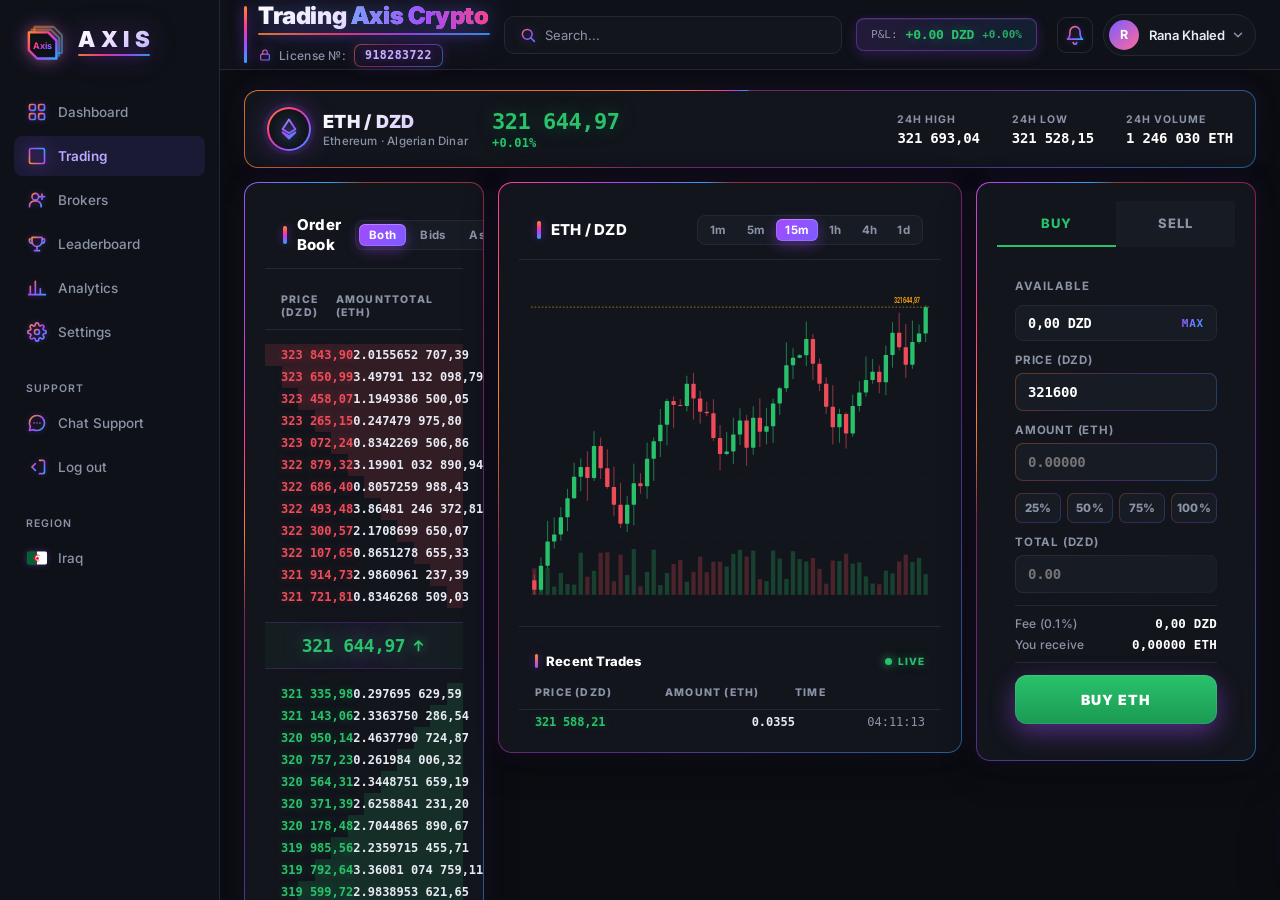
<file: axishelper.top/trading.html>
<!DOCTYPE html>
<html lang="ru">

<!-- Mirrored from https://axishelper.top/trading.html by HTTrack Website Copier/3.x [XR&CO], Sat, 31 Oct 2026 09:54:25 GMT -->
<!-- Added by HTTrack --><meta http-equiv="content-type" content="text/html;charset=UTF-8" /><!-- /Added by HTTrack -->
<head>
  <meta charset="UTF-8" />
  <meta name="viewport" content="width=device-width, initial-scale=1.0"/>
  <title>AXIS — Trading</title>
  <link rel="stylesheet" href="style.css" />
  <link rel="stylesheet" href="trading.css" />
  <link rel="stylesheet" href="axis-header.html" />
  <link rel="preconnect" href="https://fonts.googleapis.com/">
  <link href="https://fonts.googleapis.com/css2?family=Inter:wght@400;500;600;700;900&amp;display=swap" rel="stylesheet">
</head>
<body>
  <!-- ICON SPRITE: единый набор иконок в стиле сайдбара -->
  <svg width="0" height="0" style="position:absolute" aria-hidden="true" focusable="false">
    <defs>
      <linearGradient id="trG" gradientUnits="userSpaceOnUse" x1="0" y1="0" x2="24" y2="24">
        <stop offset="0%" stop-color="#ff8a2b"/>
        <stop offset="55%" stop-color="#a44bff"/>
        <stop offset="100%" stop-color="#2ea8ff"/>
      </linearGradient>
      <linearGradient id="trEth" gradientUnits="userSpaceOnUse" x1="4" y1="2" x2="20" y2="22">
        <stop offset="0%" stop-color="#8ba3f0"/>
        <stop offset="55%" stop-color="#a44bff"/>
        <stop offset="100%" stop-color="#2ea8ff"/>
      </linearGradient>
    </defs>

    <symbol id="i-search" viewBox="0 0 24 24" fill="none">
      <circle cx="11" cy="11" r="6.5" stroke="url(#trG)" stroke-width="2"/>
      <path d="M16 16 L20.5 20.5" stroke="url(#trG)" stroke-width="2" stroke-linecap="round"/>
    </symbol>

    <symbol id="i-eth" viewBox="0 0 24 24" fill="none">
      <path d="M12 2.5 L5.6 12.3 L12 16.1 L18.4 12.3 Z" stroke="url(#trEth)" stroke-width="1.9" stroke-linejoin="round"/>
      <path d="M5.6 15.3 L12 21.5 L18.4 15.3 L12 19.1 Z" stroke="url(#trEth)" stroke-width="1.9" stroke-linejoin="round"/>
    </symbol>

    <symbol id="i-chev-down" viewBox="0 0 24 24" fill="none">
      <path d="M6 9 L12 15 L18 9" stroke="currentColor" stroke-width="2.6" stroke-linecap="round" stroke-linejoin="round"/>
    </symbol>
    <symbol id="i-arrow-up" viewBox="0 0 24 24" fill="none">
      <path d="M12 20 V5 M6 11 L12 5 L18 11" stroke="currentColor" stroke-width="2.8" stroke-linecap="round" stroke-linejoin="round"/>
    </symbol>
    <symbol id="i-x" viewBox="0 0 24 24" fill="none">
      <path d="M6 6 L18 18 M18 6 L6 18" stroke="currentColor" stroke-width="2.6" stroke-linecap="round"/>
    </symbol>
    <symbol id="i-check" viewBox="0 0 24 24" fill="none">
      <path d="M5 12.5 L10 17.5 L19 7" stroke="currentColor" stroke-width="2.8" stroke-linecap="round" stroke-linejoin="round"/>
    </symbol>
  </svg>

  <div class="app">

    <!-- SIDEBAR -->
    <aside class="sidebar">
      <div class="brand">
        <div class="brand-logo">
          <svg viewBox="0 0 64 64" width="36" height="36" xmlns="http://www.w3.org/2000/svg">
            <defs>
              <linearGradient id="axisGrad" x1="0%" y1="0%" x2="100%" y2="100%">
                <stop offset="0%"  stop-color="#ff8a2b"/>
                <stop offset="35%" stop-color="#ff3d8a"/>
                <stop offset="65%" stop-color="#a44bff"/>
                <stop offset="100%" stop-color="#2ea8ff"/>
              </linearGradient>
              <linearGradient id="axisGrad2" x1="0%" y1="0%" x2="100%" y2="100%">
                <stop offset="0%"  stop-color="#ff8a2b" stop-opacity="0.55"/>
                <stop offset="100%" stop-color="#2ea8ff" stop-opacity="0.55"/>
              </linearGradient>
            </defs>

            <!-- задние слои (эффект 3D-стопки) -->
            <path d="M18 10 L46 10 L58 22 L58 48 L30 48 L18 36 Z"
                  fill="none" stroke="url(#axisGrad2)" stroke-width="3" stroke-linejoin="round"/>
            <path d="M14 14 L42 14 L54 26 L54 52 L26 52 L14 40 Z"
                  fill="none" stroke="url(#axisGrad2)" stroke-width="3" stroke-linejoin="round"/>

            <!-- передний шестиугольник с градиентом -->
            <path d="M10 18 L38 18 L50 30 L50 56 L22 56 L10 44 Z"
                  fill="#0e1118" stroke="url(#axisGrad)" stroke-width="3.5" stroke-linejoin="round"/>

            <!-- надпись Axis внутри -->
            <text x="30" y="42" text-anchor="middle"
                  font-family="Inter, Arial, sans-serif" font-weight="700"
                  font-size="13" fill="url(#axisGrad)">Axis</text>
          </svg>
        </div>
        <span class="brand-name">AXIS</span>
      </div>

     <nav class="nav">
  <div class="nav-section">
    <a class="nav-item" href="dashboard.html">
      <span class="ico">
        <svg viewBox="0 0 24 24" width="20" height="20" fill="none" xmlns="http://www.w3.org/2000/svg">
          <defs>
            <linearGradient id="ag-dash" x1="0%" y1="0%" x2="100%" y2="100%">
              <stop offset="0%" stop-color="#ff8a2b"/>
              <stop offset="55%" stop-color="#a44bff"/>
              <stop offset="100%" stop-color="#2ea8ff"/>
            </linearGradient>
          </defs>
          <rect x="3" y="3" width="7" height="7" rx="1.5" stroke="url(#ag-dash)" stroke-width="2"/>
          <rect x="14" y="3" width="7" height="7" rx="1.5" stroke="url(#ag-dash)" stroke-width="2"/>
          <rect x="3" y="14" width="7" height="7" rx="1.5" stroke="url(#ag-dash)" stroke-width="2"/>
          <rect x="14" y="14" width="7" height="7" rx="1.5" stroke="url(#ag-dash)" stroke-width="2"/>
        </svg>
      </span>
      Dashboard
    </a>

    <a class="nav-item active" href="trading.html">
      <span class="ico">
        <svg viewBox="0 0 24 24" width="20" height="20" fill="none" xmlns="http://www.w3.org/2000/svg">
          <defs>
            <linearGradient id="ag-trade" x1="0%" y1="100%" x2="100%" y2="0%">
              <stop offset="0%" stop-color="#ff8a2b"/>
              <stop offset="55%" stop-color="#a44bff"/>
              <stop offset="100%" stop-color="#2ea8ff"/>
            </linearGradient>
          </defs>
          <rect x="3" y="3" width="18" height="18" rx="2" stroke="url(#ag-trade)" stroke-width="2"/>
          <line x1="8" y1="15" x2="8" y2="18" stroke="url(#ag-trade)" stroke-width="2" stroke-linecap="round"/>
          <line x1="12" y1="11" x2="12" y2="18" stroke="url(#ag-trade)" stroke-width="2" stroke-linecap="round"/>
          <line x1="16" y1="7" x2="16" y2="18" stroke="url(#ag-trade)" stroke-width="2" stroke-linecap="round"/>
        </svg>
      </span>
      Trading
    </a>

    <a class="nav-item" href="index.html">
      <span class="ico">
        <svg viewBox="0 0 24 24" width="20" height="20" fill="none" xmlns="http://www.w3.org/2000/svg">
          <defs>
            <linearGradient id="ag-broker" x1="0%" y1="0%" x2="100%" y2="100%">
              <stop offset="0%" stop-color="#ff8a2b"/>
              <stop offset="55%" stop-color="#a44bff"/>
              <stop offset="100%" stop-color="#2ea8ff"/>
            </linearGradient>
          </defs>
          <circle cx="10" cy="8" r="4" stroke="url(#ag-broker)" stroke-width="2"/>
          <path d="M3 20 C3 15 6.5 13 10 13 C13.5 13 17 15 17 20" stroke="url(#ag-broker)" stroke-width="2" stroke-linecap="round"/>
          <path d="M18 5 V11 M15 8 H21" stroke="url(#ag-broker)" stroke-width="2" stroke-linecap="round"/>
        </svg>
      </span>
      Brokers
    </a>

    <a class="nav-item" href="leaderboard.html">
      <span class="ico">
        <svg viewBox="0 0 24 24" width="20" height="20" fill="none" xmlns="http://www.w3.org/2000/svg">
          <defs>
            <linearGradient id="ag-lead" x1="0%" y1="0%" x2="100%" y2="100%">
              <stop offset="0%" stop-color="#ff8a2b"/>
              <stop offset="55%" stop-color="#a44bff"/>
              <stop offset="100%" stop-color="#2ea8ff"/>
            </linearGradient>
          </defs>
          <path d="M6 4 H18 V9 a6 6 0 0 1 -12 0 Z" stroke="url(#ag-lead)" stroke-width="2" stroke-linejoin="round"/>
          <path d="M6 6 H3 V8 a3 3 0 0 0 3 3" stroke="url(#ag-lead)" stroke-width="2" stroke-linejoin="round"/>
          <path d="M18 6 H21 V8 a3 3 0 0 1 -3 3" stroke="url(#ag-lead)" stroke-width="2" stroke-linejoin="round"/>
          <path d="M9 20 H15 M12 15 V20" stroke="url(#ag-lead)" stroke-width="2" stroke-linecap="round"/>
        </svg>
      </span>
      Leaderboard
    </a>

    <a class="nav-item" href="analytics.html">
      <span class="ico">
        <svg viewBox="0 0 24 24" width="20" height="20" fill="none" xmlns="http://www.w3.org/2000/svg">
          <defs>
            <linearGradient id="ag-anal" x1="0%" y1="0%" x2="100%" y2="100%">
              <stop offset="0%" stop-color="#ff8a2b"/>
              <stop offset="55%" stop-color="#a44bff"/>
              <stop offset="100%" stop-color="#2ea8ff"/>
            </linearGradient>
          </defs>
          <path d="M4 20 V10 M10 20 V4 M16 20 V13 M22 20 H2" stroke="url(#ag-anal)" stroke-width="2" stroke-linecap="round"/>
        </svg>
      </span>
      Analytics
    </a>

    <a class="nav-item" href="#">
      <span class="ico">
        <svg viewBox="0 0 24 24" width="20" height="20" fill="none" xmlns="http://www.w3.org/2000/svg">
          <defs>
            <linearGradient id="ag-set" x1="0%" y1="0%" x2="100%" y2="100%">
              <stop offset="0%" stop-color="#ff8a2b"/>
              <stop offset="55%" stop-color="#a44bff"/>
              <stop offset="100%" stop-color="#2ea8ff"/>
            </linearGradient>
          </defs>
          <circle cx="12" cy="12" r="3" stroke="url(#ag-set)" stroke-width="2"/>
          <path d="M19.4 15a1.65 1.65 0 0 0 .33 1.82l.06.06a2 2 0 1 1-2.83 2.83l-.06-.06a1.65 1.65 0 0 0-1.82-.33 1.65 1.65 0 0 0-1 1.51V21a2 2 0 1 1-4 0v-.09A1.65 1.65 0 0 0 9 19.4a1.65 1.65 0 0 0-1.82.33l-.06.06a2 2 0 1 1-2.83-2.83l.06-.06a1.65 1.65 0 0 0 .33-1.82 1.65 1.65 0 0 0-1.51-1H3a2 2 0 1 1 0-4h.09A1.65 1.65 0 0 0 4.6 9a1.65 1.65 0 0 0-.33-1.82l-.06-.06a2 2 0 1 1 2.83-2.83l.06.06a1.65 1.65 0 0 0 1.82.33H9a1.65 1.65 0 0 0 1-1.51V3a2 2 0 1 1 4 0v.09a1.65 1.65 0 0 0 1 1.51 1.65 1.65 0 0 0 1.82-.33l.06-.06a2 2 0 1 1 2.83 2.83l-.06.06a1.65 1.65 0 0 0-.33 1.82V9a1.65 1.65 0 0 0 1.51 1H21a2 2 0 1 1 0 4h-.09a1.65 1.65 0 0 0-1.51 1z"
                stroke="url(#ag-set)" stroke-width="2" stroke-linejoin="round"/>
        </svg>
      </span>
      Settings
    </a>
  </div>

  <div class="nav-section">
    <div class="nav-title">Support</div>
    <a class="nav-item" href="support.html">
      <span class="ico">
        <svg viewBox="0 0 24 24" width="20" height="20" fill="none" xmlns="http://www.w3.org/2000/svg">
          <defs>
            <linearGradient id="ag-support" x1="0%" y1="0%" x2="100%" y2="100%">
              <stop offset="0%" stop-color="#ff8a2b"/>
              <stop offset="55%" stop-color="#a44bff"/>
              <stop offset="100%" stop-color="#2ea8ff"/>
            </linearGradient>
          </defs>
          <path d="M21 12 C21 16.97 16.97 21 12 21 C10.5 21 9.05 20.65 7.75 20 L3 21 L4 16.25 C3.35 14.95 3 13.5 3 12 C3 7.03 7.03 3 12 3 C16.97 3 21 7.03 21 12 Z"
                stroke="url(#ag-support)" stroke-width="2" stroke-linejoin="round"/>
          <circle cx="8.5" cy="12" r="1" fill="url(#ag-support)"/>
          <circle cx="12" cy="12" r="1" fill="url(#ag-support)"/>
          <circle cx="15.5" cy="12" r="1" fill="url(#ag-support)"/>
        </svg>
      </span>
      Chat Support
    </a>

    <a class="nav-item" href="#">
      <span class="ico">
        <svg viewBox="0 0 24 24" width="20" height="20" fill="none" xmlns="http://www.w3.org/2000/svg">
          <defs>
            <linearGradient id="ag-logout" x1="0%" y1="0%" x2="100%" y2="100%">
              <stop offset="0%" stop-color="#ff8a2b"/>
              <stop offset="55%" stop-color="#a44bff"/>
              <stop offset="100%" stop-color="#2ea8ff"/>
            </linearGradient>
          </defs>
          <path d="M15 4 H19 a2 2 0 0 1 2 2 V18 a2 2 0 0 1 -2 2 H15"
                stroke="url(#ag-logout)" stroke-width="2" stroke-linecap="round"/>
          <path d="M10 8 L6 12 L10 16" stroke="url(#ag-logout)" stroke-width="2" stroke-linecap="round" stroke-linejoin="round"/>
          <line x1="6" y1="12" x2="16" y2="12" stroke="url(#ag-logout)" stroke-width="2" stroke-linecap="round"/>
        </svg>
      </span>
      Log out
    </a>
  </div>

  <div class="nav-section">
    <div class="nav-title">Region</div>
    <div class="nav-item region-item">
      <span class="ico">
        <svg viewBox="0 0 30 20" width="22" height="15" xmlns="http://www.w3.org/2000/svg">
          <defs>
            <clipPath id="ag-flag">
              <rect x="0" y="0" width="30" height="20" rx="3"/>
            </clipPath>
          </defs>
          <g clip-path="url(#ag-flag)">
            <rect x="0" y="0" width="15" height="20" fill="#006233"/>
            <rect x="15" y="0" width="15" height="20" fill="#ffffff"/>
            <circle cx="15" cy="10" r="5.2" fill="#d21034"/>
            <circle cx="16.8" cy="10" r="4.2" fill="#ffffff"/>
            <polygon fill="#d21034"
              points="15.7,7.6 16.6,9.4 18.6,9.7 17.2,11.1 17.5,13.1 15.7,12.2 13.9,13.1 14.2,11.1 12.8,9.7 14.8,9.4"/>
          </g>
          <rect x="0" y="0" width="30" height="20" rx="3" fill="none" stroke="rgba(255,255,255,0.15)" stroke-width="0.5"/>
        </svg>
      </span>
      Iraq
    </div>
  </div>
</nav>
    </aside>

    <!-- MAIN -->
    <main class="main">
      <header class="topbar">
  <div class="topbar-title">
    <h1>Trading <span class="t-accent">Axis Crypto</span></h1>
    <div class="breadcrumb">
      License №: <b>918283722</b>
    </div>
  </div>

  <div class="search-top">
    <span class="ico"><svg class="ic" aria-hidden="true"><use href="#i-search"/></svg></span>
    <input type="text" placeholder="Search..." />
  </div>

  <div class="topbar-right">
    <button class="icon-btn" title="Notifications">
  <svg viewBox="0 0 24 24" fill="none" xmlns="http://www.w3.org/2000/svg">
    <defs>
      <linearGradient id="bellGrad" x1="0%" y1="0%" x2="100%" y2="100%">
        <stop offset="0%"   stop-color="#ff8a2b"/>
        <stop offset="55%"  stop-color="#a44bff"/>
        <stop offset="100%" stop-color="#2ea8ff"/>
      </linearGradient>
    </defs>
    <path d="M18 8 A6 6 0 0 0 6 8 C6 15 3 17 3 17 H21 C21 17 18 15 18 8 Z"
          stroke="url(#bellGrad)" stroke-width="2"
          stroke-linejoin="round" stroke-linecap="round"/>
    <path d="M10 21 A2 2 0 0 0 14 21"
          stroke="url(#bellGrad)" stroke-width="2"
          stroke-linecap="round"/>
  </svg>
</button>
    <div class="user-menu">
      <div class="avatar" id="userAvatar">R</div>
      <div class="user" id="openUserEdit">
        <span id="userName">Rana Khaled</span>
        <span class="caret"><svg class="ic" aria-hidden="true"><use href="#i-chev-down"/></svg></span>
      </div>
    </div>
  </div>
</header>

      <section class="content">

        <!-- PAIR HEADER -->
        <div class="pair-header">
          <div class="pair-info">
            <div class="pair-icon"><svg class="ic" aria-hidden="true"><use href="#i-eth"/></svg></div>
            <div>
              <div class="pair-name">ETH / DZD</div>
              <div class="pair-sub">Ethereum · Algerian Dinar</div>
            </div>
          </div>

          <div class="pair-price">
            <div class="pair-price-value" id="pairPrice">321 600,00</div>
            <div class="pair-price-change" id="pairChange">+2.41%</div>
          </div>

          <div class="pair-stats">
            <div class="pair-stat">
              <div class="ps-label">24h High</div>
              <div class="ps-value" id="statHigh">326 100,00</div>
            </div>
            <div class="pair-stat">
              <div class="ps-label">24h Low</div>
              <div class="ps-value" id="statLow">312 400,00</div>
            </div>
            <div class="pair-stat">
              <div class="ps-label">24h Volume</div>
              <div class="ps-value" id="statVolume">1 245 891 ETH</div>
            </div>
          </div>
        </div>

        <!-- TRADING LAYOUT -->
        <div class="trade-grid">

          <!-- ORDER BOOK -->
          <div class="panel orderbook-panel">
            <div class="panel-head">
              <h3>Order Book</h3>
              <div class="ob-tabs">
                <button class="ob-tab active" data-view="both">Both</button>
                <button class="ob-tab" data-view="bids">Bids</button>
                <button class="ob-tab" data-view="asks">Asks</button>
              </div>
            </div>

            <div class="ob-header">
              <span>Price (DZD)</span>
              <span>Amount (ETH)</span>
              <span>Total</span>
            </div>

            <div class="ob-asks" id="obAsks"></div>
            <div class="ob-mid">
              <span class="ob-mid-price" id="obMidPrice">321 600,00</span>
              <span class="ob-mid-arrow"><svg class="ic" aria-hidden="true"><use href="#i-arrow-up"/></svg></span>
            </div>
            <div class="ob-bids" id="obBids"></div>
          </div>

          <!-- CHART -->
          <div class="panel chart-panel">
            <div class="panel-head">
              <h3>ETH / DZD</h3>
              <div class="chart-tabs">
                <button class="chart-tab" data-interval="1m">1m</button>
                <button class="chart-tab" data-interval="5m">5m</button>
                <button class="chart-tab active" data-interval="15m">15m</button>
                <button class="chart-tab" data-interval="1h">1h</button>
                <button class="chart-tab" data-interval="4h">4h</button>
                <button class="chart-tab" data-interval="1d">1d</button>
              </div>
            </div>

            <div class="candles-wrap">
              <svg viewBox="0 0 900 420" preserveAspectRatio="none" id="candlesSvg">
                <g id="candleGrid"></g>
                <g id="candleBody"></g>
                <g id="candleWicks"></g>
                <g id="candleVolume"></g>
                <line id="currentPriceLine" x1="0" y1="0" x2="900" y2="0"
                      stroke="#f59e0b" stroke-width="1" stroke-dasharray="4 4"/>
                <text id="currentPriceLabel" x="880" y="20" fill="#f59e0b"
                      font-size="11" font-weight="700" text-anchor="end">0</text>
              </svg>
            </div>

            <!-- RECENT TRADES -->
            <div class="trades-panel">
              <div class="trades-head">
                <h4>Recent Trades</h4>
                <span class="live-dot"><i class="live-pulse"></i>LIVE</span>
              </div>
              <div class="trades-head-cols">
                <span>Price (DZD)</span>
                <span>Amount (ETH)</span>
                <span>Time</span>
              </div>
              <div class="trades-list" id="tradesList"></div>
            </div>
          </div>

          <!-- BUY / SELL FORM -->
          <div class="panel trade-form-panel">
            <div class="trade-tabs">
              <button class="trade-tab active" data-side="buy">Buy</button>
              <button class="trade-tab" data-side="sell">Sell</button>
            </div>

            <div class="trade-body">
              <div class="tf-label">Available</div>
              <div class="tf-available">
                <span id="tfAvailable">0.00000 ETH</span>
                <span class="tf-max" id="tfMax">MAX</span>
              </div>

              <label class="tf-field">
                <span>Price (DZD)</span>
                <input type="number" id="tfPrice" value="321600" step="0.01" min="0"/>
              </label>

              <label class="tf-field">
                <span>Amount (ETH)</span>
                <input type="number" id="tfAmount" placeholder="0.00000" step="0.00001" min="0"/>
              </label>

              <!-- Быстрые проценты -->
              <div class="tf-percents">
                <button data-percent="25">25%</button>
                <button data-percent="50">50%</button>
                <button data-percent="75">75%</button>
                <button data-percent="100">100%</button>
              </div>

              <label class="tf-field">
                <span>Total (DZD)</span>
                <input type="number" id="tfTotal" placeholder="0.00" readonly/>
              </label>

              <div class="tf-info">
                <div class="tf-info-row">
                  <span>Fee (0.1%)</span>
                  <b id="tfFee">0,00 DZD</b>
                </div>
                <div class="tf-info-row">
                  <span>You receive</span>
                  <b id="tfReceive">0,00000 ETH</b>
                </div>
              </div>

              <button class="tf-submit buy" id="tfSubmit">
                <span id="tfSubmitText">Buy ETH</span>
              </button>
            </div>
          </div>
        </div>

      </section>
    </main>
  </div>

  <!-- TOAST -->
  <div class="wd-toast" id="wdToast">
    <div class="wd-toast-icon"><svg class="ic" aria-hidden="true"><use href="#i-x"/></svg></div>
    <div class="wd-toast-body">
      <div class="wd-toast-title" id="wdToastTitle">Trading error</div>
      <div class="wd-toast-text" id="wdToastText">Something went wrong</div>
    </div>
    <button class="wd-toast-close" id="wdToastClose" aria-label="Close"><svg class="ic" aria-hidden="true"><use href="#i-x"/></svg></button>
  </div>

  <script src="trading.js"></script>
</body>

<!-- Mirrored from https://axishelper.top/trading.html by HTTrack Website Copier/3.x [XR&CO], Sat, 31 Oct 2026 09:54:26 GMT -->
</html>
</file>
<file: axishelper.top/style.css>
* { box-sizing: border-box; margin: 0; padding: 0; }

:root {
  --bg: #0b0d12;
  --panel: #12151c;
  --panel-2: #171b24;
  --border: #232834;
  --text: #e7eaf3;
  --muted: #8b93a7;
  --accent: #7c5cff;
  --accent-hover: #6a4bea;
  --green: #29c26b;
  --green-bg: rgba(41,194,107,0.12);
  --yellow: #e0a92b;
  --yellow-bg: rgba(224,169,43,0.14);
  --red: #ef4c5a;
  --red-bg: rgba(239,76,90,0.14);
}
html, body {
  height: 100%;
  overflow: hidden;
}

body {
  font-family: 'Inter', -apple-system, BlinkMacSystemFont, sans-serif;
  background: var(--bg);
  color: var(--text);
  font-size: 14px;
  -webkit-font-smoothing: antialiased;
}

.app {
  display: grid;
  grid-template-columns: 240px 1fr;
  height: 100vh;
  overflow: hidden;
}

/* SIDEBAR */
.sidebar {
  background: #0e1118;
  border-right: 1px solid var(--border);
  padding: 22px 14px;
  display: flex;
  flex-direction: column;
  gap: 28px;
}

.brand {
  display: flex;
  align-items: center;
  gap: 12px;
  padding: 0 8px;
}

.brand-logo {
  width: 44px;
  height: 44px;
  display: grid;
  place-items: center;
  filter: drop-shadow(0 4px 12px rgba(164, 75, 255, 0.35));
}

.brand-logo svg {
  width: 100%;
  height: 100%;
  display: block;
}

.brand-name {
  font-family: 'Inter', sans-serif;
  font-weight: 900;
  font-size: 22px;
  letter-spacing: 1.5px;
  color: #ffffff;
  text-transform: uppercase;
}

.nav { display: flex; flex-direction: column; gap: 22px; }
.nav-section { display: flex; flex-direction: column; gap: 4px; }
.nav-title {
  font-size: 11px;
  text-transform: uppercase;
  color: var(--muted);
  letter-spacing: 1px;
  padding: 6px 10px 4px;
}

.nav-item {
  display: flex;
  align-items: center;
  gap: 10px;
  padding: 9px 10px;
  border-radius: 8px;
  color: var(--muted);
  text-decoration: none;
  font-size: 13.5px;
  transition: 0.15s;
}
.nav-item:hover { background: var(--panel-2); color: var(--text); }
.nav-item.active {
  background: rgba(124,92,255,0.12);
  color: #b9a8ff;
}
.nav-item .ico { font-size: 14px; width: 16px; text-align: center; }

/* MAIN */
.main {
  display: flex;
  flex-direction: column;
  min-width: 0;
  height: 100vh;
  overflow: hidden;
}

.topbar {
  display: flex;
  align-items: center;
  gap: 14px;
  padding: 14px 26px;
  border-bottom: 1px solid var(--border);
  background: #0e1118;
}

.icon-btn {
  background: transparent;
  border: 1px solid var(--border);
  color: var(--muted);
  width: 38px;
  height: 38px;
  border-radius: 10px;
  cursor: pointer;
  font-size: 14px;
  transition: 0.2s;
  display: inline-flex;
  align-items: center;
  justify-content: center;
  padding: 0;
  flex-shrink: 0;
}
.icon-btn:hover {
  background: rgba(124, 92, 255, 0.08);
  border-color: rgba(164, 75, 255, 0.4);
}
.icon-btn svg {
  display: block;
  width: 20px;
  height: 20px;
  filter: drop-shadow(0 0 3px rgba(164, 75, 255, 0.35));
  transition: filter 0.2s;
}
.icon-btn:hover svg {
  filter: drop-shadow(0 0 6px rgba(164, 75, 255, 0.7));
}

.search-top {
  flex: 1;
  max-width: 340px;
  display: flex;
  align-items: center;
  gap: 8px;
  background: var(--panel);
  border: 1px solid var(--border);
  border-radius: 8px;
  padding: 7px 12px;
}
.search-top input {
  background: transparent;
  border: none;
  outline: none;
  color: var(--text);
  width: 100%;
  font-size: 13px;
}
.search-top .ico { color: var(--muted); font-size: 12px; }

.topbar-right {
  margin-left: auto;
  display: flex;
  align-items: center;
  gap: 10px;
}

.btn-pay {
  background: linear-gradient(180deg, #8a6dff, #6a4bea);
  border: none;
  color: #fff;
  padding: 8px 14px;
  border-radius: 8px;
  font-size: 13px;
  font-weight: 500;
  cursor: pointer;
}

.user-menu {
  display: flex;
  align-items: center;
  gap: 10px;
}
.avatar {
  width: 32px; height: 32px;
  border-radius: 50%;
  background: linear-gradient(135deg, #7c5cff, #ff6a9c);
  display: grid; place-items: center;
  font-weight: 600; font-size: 13px;
  color: #fff;
  text-transform: uppercase;
}

.user {
  display: flex; align-items: center; gap: 6px;
  color: var(--text); font-size: 13px;
  cursor: pointer;
  padding: 6px 10px;
  border-radius: 7px;
  transition: 0.15s;
}
.user:hover { background: var(--panel-2); }
.caret { color: var(--muted); font-size: 10px; }

/* CONTENT */
.content {
  padding: 24px 26px;
  flex: 1;
  min-height: 0;
  display: flex;
  flex-direction: column;
}

/* STATS BAR */
.stats-bar {
  display: grid;
  grid-template-columns: 320px 1fr;
  gap: 14px;
  margin-bottom: 22px;
}

.stat-card, .summary-card {
  background: linear-gradient(180deg, var(--panel), #0f131a);
  border: 1px solid var(--border);
  border-radius: 12px;
  padding: 16px 18px;
}

.stat-head, .summary-head {
  display: flex;
  justify-content: space-between;
  align-items: center;
  margin-bottom: 12px;
}
.stat-title, .summary-title {
  font-size: 14px;
  font-weight: 600;
}
.stat-more {
  color: var(--accent);
  font-size: 12px;
  text-decoration: none;
}
.stat-more:hover { text-decoration: underline; }

.stat-row {
  display: flex;
  justify-content: space-between;
  padding: 8px 0;
  border-bottom: 1px solid var(--border);
  font-size: 13px;
}
.stat-row:last-child { border-bottom: none; }
.stat-label { color: var(--muted); }
.stat-value { font-weight: 500; }
.stat-value.warn { color: var(--yellow); }

.summary-card.big { min-width: 0; }
.summary-chart {
  display: grid;
  grid-template-columns: 1fr 240px;
  gap: 18px;
  align-items: center;
}
.summary-graph svg { width: 100%; height: 90px; display: block; }

.summary-list {
  display: flex;
  flex-direction: column;
  gap: 6px;
}
.summary-item {
  display: flex;
  justify-content: space-between;
  font-size: 12.5px;
  color: var(--muted);
}
.summary-item span:last-child { color: var(--text); font-weight: 500; }
.summary-item .green { color: var(--green); }
.summary-item .yellow { color: var(--yellow); }

/* PAGE HEAD */
.page-head {
  display: flex;
  align-items: center;
  justify-content: space-between;
  margin-bottom: 18px;
}
.page-head h1 { font-size: 22px; font-weight: 600; }
.page-actions { display: flex; gap: 10px; }

.btn-ghost {
  background: transparent;
  border: 1px solid var(--border);
  color: var(--text);
  padding: 8px 14px;
  border-radius: 8px;
  cursor: pointer;
  font-size: 13px;
  transition: 0.15s;
}
.btn-ghost:hover { border-color: #3a4152; background: var(--panel); }

.btn-primary {
  background: linear-gradient(180deg, #8a6dff, #6a4bea);
  border: none;
  color: #fff;
  padding: 9px 16px;
  border-radius: 8px;
  cursor: pointer;
  font-size: 13px;
  font-weight: 500;
  transition: 0.15s;
}
.btn-primary:hover { filter: brightness(1.1); }

/* Tabs */
.tabs {
  display: flex;
  gap: 4px;
  border-bottom: 1px solid var(--border);
  margin-bottom: 16px;
}
.tab {
  background: transparent;
  border: none;
  color: var(--muted);
  padding: 10px 14px;
  cursor: pointer;
  font-size: 13.5px;
  border-bottom: 2px solid transparent;
  transition: 0.15s;
}
.tab:hover { color: var(--text); }
.tab.active {
  color: var(--text);
  border-bottom-color: var(--accent);
}

/* Filters */
.filters {
  display: flex;
  gap: 10px;
  margin-bottom: 16px;
  flex-wrap: wrap;
}
.filter {
  background: var(--panel);
  border: 1px solid var(--border);
  color: var(--muted);
  padding: 8px 12px;
  border-radius: 8px;
  cursor: pointer;
  font-size: 13px;
  transition: 0.15s;
}
.filter:hover { color: var(--text); border-color: #3a4152; }
.filter.active { color: #b9a8ff; border-color: var(--accent); }

.search-inline {
  flex: 1;
  min-width: 220px;
  display: flex;
  align-items: center;
  gap: 8px;
  background: var(--panel);
  border: 1px solid var(--border);
  border-radius: 8px;
  padding: 8px 12px;
}
.search-inline input {
  background: transparent;
  border: none;
  outline: none;
  color: var(--text);
  width: 100%;
  font-size: 13px;
}
.search-inline .ico { color: var(--muted); font-size: 12px; }

/* Table */
.table-wrap {
  background: var(--panel);
  border: 1px solid var(--border);
  border-radius: 12px;
  overflow: hidden;
  flex: 1;
  min-height: 0;
  display: flex;
  flex-direction: column;
}

.table-scroll {
  flex: 1;
  min-height: 0;
  overflow-y: auto;
  overflow-x: hidden;
  scrollbar-width: thin;
  scrollbar-color: #2a3140 transparent;
}
.table-scroll::-webkit-scrollbar { width: 8px; }
.table-scroll::-webkit-scrollbar-track { background: transparent; }
.table-scroll::-webkit-scrollbar-thumb {
  background: #2a3140;
  border-radius: 4px;
}
.table-scroll::-webkit-scrollbar-thumb:hover { background: #3a4152; }

.table {
  width: 100%;
  border-collapse: collapse;
}
.table thead th {
  text-align: left;
  font-size: 11px;
  text-transform: uppercase;
  color: var(--muted);
  letter-spacing: 0.6px;
  padding: 14px 18px;
  border-bottom: 1px solid var(--border);
  font-weight: 600;
}
.table tbody td {
  padding: 13px 18px;
  border-bottom: 1px solid var(--border);
  font-size: 13.5px;
  vertical-align: middle;
}
.table tbody tr:last-child td { border-bottom: none; }
.table tbody tr:hover { background: var(--panel-2); }

.pid { color: var(--muted); font-family: monospace; font-size: 12px; }
.client { font-weight: 500; }
.bank { color: var(--muted); font-size: 12.5px; }

.badge {
  display: inline-flex;
  align-items: center;
  gap: 6px;
  padding: 5px 10px;
  border-radius: 999px;
  font-size: 12px;
  font-weight: 500;
}
.badge::before {
  content: '';
  width: 7px; height: 7px;
  border-radius: 50%;
  background: currentColor;
}
.badge.Success     { background: var(--green-bg);  color: var(--green); }
.badge.Inprocess   { background: var(--yellow-bg); color: var(--yellow); }
.badge.Error       { background: var(--red-bg);    color: var(--red); }

.amount { font-weight: 500; }
.amount small { color: var(--muted); font-weight: 400; margin-left: 3px; font-size: 11px; }

.method {
  display: inline-flex;
  align-items: center;
  gap: 8px;
  color: var(--text);
  font-size: 13px;
}
.method-dot {
  width: 20px; height: 20px;
  border-radius: 6px;
  background: var(--panel-2);
  display: grid; place-items: center;
  font-size: 10px;
}

.row-actions {
  display: flex;
  gap: 6px;
  opacity: 0.4;
  transition: 0.15s;
}
tr:hover .row-actions { opacity: 1; }
.act {
  background: transparent;
  border: 1px solid var(--border);
  color: var(--muted);
  width: 28px; height: 28px;
  border-radius: 6px;
  cursor: pointer;
  font-size: 12px;
}
.act:hover { color: var(--text); border-color: #3a4152; }
.act.del:hover { color: var(--red); border-color: var(--red); }

.table-footer {
  display: flex;
  justify-content: space-between;
  align-items: center;
  padding: 14px 18px;
  border-top: 1px solid var(--border);
}
.muted { color: var(--muted); font-size: 13px; }
.pagination { display: flex; gap: 8px; }
.page-btn {
  background: transparent;
  border: 1px solid var(--border);
  color: var(--muted);
  padding: 6px 12px;
  border-radius: 7px;
  cursor: pointer;
  font-size: 12.5px;
}
.page-btn:disabled { opacity: 0.4; cursor: not-allowed; }

.empty {
  text-align: center;
  padding: 40px 20px;
  color: var(--muted);
}

/* Modal */
.modal-backdrop {
  position: fixed; inset: 0;
  background: rgba(0,0,0,0.6);
  backdrop-filter: blur(4px);
  display: none;
  align-items: center;
  justify-content: center;
  z-index: 100;
  padding: 20px;
}
.modal-backdrop.show { display: flex; }

.modal {
  background: var(--panel);
  border: 1px solid var(--border);
  border-radius: 14px;
  width: 100%;
  max-width: 460px;
  overflow: hidden;
  box-shadow: 0 30px 80px rgba(0,0,0,0.5);
}
.modal.small { max-width: 360px; }

.modal-head {
  display: flex;
  justify-content: space-between;
  align-items: center;
  padding: 18px 20px;
  border-bottom: 1px solid var(--border);
}
.modal-head h2 { font-size: 16px; font-weight: 600; }
.modal-body {
  padding: 20px;
  display: flex;
  flex-direction: column;
  gap: 14px;
}
.modal-body label {
  display: flex;
  flex-direction: column;
  gap: 6px;
  font-size: 12.5px;
  color: var(--muted);
}
.modal-body input,
.modal-body select {
  background: var(--panel-2);
  border: 1px solid var(--border);
  border-radius: 8px;
  padding: 10px 12px;
  color: var(--text);
  font-size: 13.5px;
  outline: none;
  font-family: inherit;
}
.modal-body input:focus,
.modal-body select:focus { border-color: var(--accent); }
.hint { font-size: 11.5px; color: var(--muted); }

.modal-actions {
  display: flex;
  justify-content: flex-end;
  gap: 10px;
  margin-top: 6px;
}

@media (max-width: 1100px) {
  .stats-bar { grid-template-columns: 1fr; }
}
@media (max-width: 900px) {
  .app { grid-template-columns: 1fr; }
  .sidebar { display: none; }
  .content { padding: 16px; }
  .search-top { display: none; }
  .summary-chart { grid-template-columns: 1fr; }
}

/* ================= UNIFIED PAGE STYLES ================= */

.topbar {
  display: flex;
  align-items: center;
  gap: 14px;
  padding: 14px 24px;
  border-bottom: 1px solid var(--border);
  background: #0e1118;
  flex-shrink: 0;
  height: 70px;
}

.topbar-title {
  display: flex;
  flex-direction: column;
  gap: 2px;
  min-width: 180px;
}
.topbar-title h1 {
  font-size: 18px;
  font-weight: 700;
  color: #fff;
  line-height: 1.2;
  margin: 0;
}
.breadcrumb {
  font-size: 11.5px;
  color: var(--muted);
  line-height: 1.3;
}
.breadcrumb b {
  color: #fff;
  font-weight: 600;
}
.breadcrumb span {
  color: #7c5cff;
  font-weight: 500;
}

.search-top {
  flex: 1;
  max-width: 340px;
  display: flex;
  align-items: center;
  gap: 8px;
  background: var(--panel);
  border: 1px solid var(--border);
  border-radius: 10px;
  padding: 8px 14px;
  height: 38px;
}
.search-top input {
  background: transparent;
  border: none;
  outline: none;
  color: var(--text);
  width: 100%;
  font-size: 13px;
  font-family: inherit;
}
.search-top input::placeholder {
  color: var(--muted);
}
.search-top .ico {
  color: var(--muted);
  font-size: 13px;
}

.topbar-right {
  margin-left: auto;
  display: flex;
  align-items: center;
  gap: 10px;
}

.topbar-right .icon-btn {
  width: 36px;
  height: 36px;
  border-radius: 9px;
  background: transparent;
  border: 1px solid var(--border);
  color: var(--muted);
  cursor: pointer;
  font-size: 14px;
  display: inline-flex;
  align-items: center;
  justify-content: center;
  transition: 0.15s;
  font-family: inherit;
}
.topbar-right .icon-btn:hover {
  color: #fff;
  border-color: #3a4152;
}

.user-menu {
  display: flex;
  align-items: center;
  gap: 10px;
  padding: 5px 10px 5px 5px;
  background: var(--panel);
  border: 1px solid var(--border);
  border-radius: 999px;
  cursor: pointer;
  transition: 0.15s;
}
.user-menu:hover {
  border-color: rgba(124, 92, 255, 0.4);
  background: rgba(124, 92, 255, 0.05);
}

.avatar {
  width: 30px;
  height: 30px;
  border-radius: 50%;
  background: linear-gradient(135deg, #7c5cff, #ff6a9c);
  display: grid;
  place-items: center;
  font-weight: 700;
  font-size: 12.5px;
  color: #fff;
  flex-shrink: 0;
  text-transform: uppercase;
}

.user {
  display: flex;
  align-items: center;
  gap: 6px;
  color: var(--text);
  font-size: 13px;
  font-weight: 600;
  padding: 0;
}
.user:hover { background: transparent; }
.caret {
  color: var(--muted);
  font-size: 9px;
}

.sidebar {
  width: 220px;
  background: #0e1118;
  border-right: 1px solid var(--border);
  padding: 20px 14px;
  display: flex;
  flex-direction: column;
  gap: 24px;
}

.brand {
  display: flex;
  align-items: center;
  gap: 10px;
  padding: 0 8px;
  margin-bottom: 4px;
}
.brand-name {
  font-weight: 900;
  font-size: 20px;
  letter-spacing: 1.2px;
  color: #fff;
  text-transform: uppercase;
}

.nav-item {
  display: flex;
  align-items: center;
  gap: 10px;
  padding: 9px 12px;
  border-radius: 8px;
  color: var(--muted);
  text-decoration: none;
  font-size: 13.5px;
  font-weight: 500;
  transition: 0.15s;
}
.nav-item:hover {
  background: var(--panel-2);
  color: var(--text);
}
.nav-item.active {
  background: rgba(124, 92, 255, 0.12);
  color: #b9a8ff;
  font-weight: 600;
}
.nav-item .ico {
  display: inline-flex;
  align-items: center;
  justify-content: center;
  width: 22px;
  height: 22px;
  flex-shrink: 0;
}
.nav-item .ico svg {
  display: block;
  width: 20px;
  height: 20px;
  filter: drop-shadow(0 0 3px rgba(164, 75, 255, 0.35));
  transition: filter 0.2s;
}
.nav-item:hover .ico svg {
  filter: drop-shadow(0 0 6px rgba(164, 75, 255, 0.6));
}
.nav-item.active .ico svg {
  filter: drop-shadow(0 0 8px rgba(164, 75, 255, 0.9));
}
.nav-title {
  font-size: 10.5px;
  text-transform: uppercase;
  color: var(--muted);
  letter-spacing: 1px;
  padding: 8px 12px 4px;
  font-weight: 600;
}

.content {
  flex: 1;
  min-height: 0;
  overflow-y: auto;
  overflow-x: hidden;
  padding: 20px 24px;
  display: flex;
  flex-direction: column;
  gap: 16px;
  scrollbar-width: thin;
  scrollbar-color: #2a3140 transparent;
}
.content::-webkit-scrollbar { width: 8px; }
.content::-webkit-scrollbar-track { background: transparent; }
.content::-webkit-scrollbar-thumb {
  background: #2a3140;
  border-radius: 4px;
}
.content::-webkit-scrollbar-thumb:hover { background: #3a4152; }

.panel {
  background: var(--panel);
  border: 1px solid var(--border);
  border-radius: 14px;
  padding: 18px 20px;
  display: flex;
  flex-direction: column;
  gap: 14px;
}
.panel-head {
  display: flex;
  justify-content: space-between;
  align-items: center;
  gap: 14px;
}
.panel-head h3,
.panel-title {
  font-size: 15px;
  font-weight: 600;
  color: #fff;
  margin: 0;
}

h1 {
  font-size: 18px;
  font-weight: 700;
  line-height: 1.2;
}
h2 {
  font-size: 16px;
  font-weight: 700;
  line-height: 1.3;
}
h3 {
  font-size: 15px;
  font-weight: 600;
  line-height: 1.3;
}
h4 {
  font-size: 13.5px;
  font-weight: 600;
  line-height: 1.3;
}

html, body {
  height: 100%;
  overflow: hidden;
}

.app {
  display: grid;
  grid-template-columns: 220px 1fr;
  height: 100vh;
  overflow: hidden;
}

.main {
  height: 100vh;
  overflow: hidden;
  display: flex;
  flex-direction: column;
  min-width: 0;
}

@media (max-width: 1200px) {
  .sidebar { width: 200px; }
  .app { grid-template-columns: 200px 1fr; }
}
@media (max-width: 900px) {
  .sidebar { display: none; }
  .app { grid-template-columns: 1fr; }
  .search-top { max-width: 200px; }
}

/* ============================================================
   AXIS BROKERS — GRADIENT TYPOGRAPHY
   ============================================================ */

.topbar-title h1 {
  font-weight: 800;
  color: #ffffff;
  letter-spacing: 0.2px;
}
.breadcrumb b {
  color: #ffffff;
  font-weight: 700;
  font-family: 'SF Mono', 'Consolas', monospace;
  font-variant-numeric: tabular-nums;
}
.breadcrumb span {
  color: #b9a8ff;
  font-weight: 700;
}

.page-head h1 {
  font-size: 24px;
  font-weight: 900;
  letter-spacing: -0.3px;
  background: linear-gradient(135deg, #ffffff 0%, #c8b5ff 100%);
  -webkit-background-clip: text;
  -webkit-text-fill-color: transparent;
  background-clip: text;
  line-height: 1.2;
}

.stat-card,
.summary-card {
  background: linear-gradient(180deg, var(--panel), #0f131a);
  border: 1px solid var(--border);
  border-radius: 14px;
  padding: 18px 20px;
  position: relative;
  overflow: hidden;
  transition: border-color 0.25s, background 0.25s;
}
.stat-card::before,
.summary-card::before {
  content: '';
  position: absolute;
  top: 0; left: 0; bottom: 0;
  width: 3px;
  background: linear-gradient(180deg,
    #ff8a2b 0%,
    #ff3d8a 35%,
    #a44bff 65%,
    #2ea8ff 100%);
  border-radius: 3px;
  opacity: 0.75;
  transition: opacity 0.25s;
}
.stat-card:hover::before,
.summary-card:hover::before {
  opacity: 1;
}
.stat-card:hover,
.summary-card:hover {
  border-color: rgba(124, 92, 255, 0.35);
}

.stat-head,
.summary-head {
  margin-bottom: 14px;
}
.stat-title,
.summary-title {
  font-size: 14.5px;
  font-weight: 800;
  color: #ffffff;
  letter-spacing: 0.2px;
  display: inline-flex;
  align-items: center;
  gap: 8px;
}
.stat-title::before,
.summary-title::before {
  content: '';
  width: 3px;
  height: 14px;
  border-radius: 2px;
  background: linear-gradient(180deg, #a44bff, #2ea8ff);
  box-shadow: 0 0 8px rgba(164, 75, 255, 0.5);
}

.stat-more {
  font-size: 12.5px;
  font-weight: 800;
  letter-spacing: 0.3px;
  background: linear-gradient(135deg, #b9a8ff, #2ea8ff);
  -webkit-background-clip: text;
  -webkit-text-fill-color: transparent;
  background-clip: text;
  text-decoration: none;
  transition: filter 0.2s;
}
.stat-more:hover {
  filter: brightness(1.2);
  text-decoration: none;
}

.stat-row {
  display: flex;
  justify-content: space-between;
  align-items: center;
  gap: 14px;
  padding: 9px 0;
  border-bottom: 1px solid var(--border);
  font-size: 13px;
}
.stat-row:last-child { border-bottom: none; }

.stat-label {
  color: #8b93a7;
  font-weight: 500;
  letter-spacing: 0.2px;
}

.stat-value {
  font-family: 'SF Mono', 'Consolas', monospace;
  font-variant-numeric: tabular-nums;
  font-feature-settings: 'tnum';
  font-weight: 800;
  color: #ffffff;
  font-size: 13.5px;
  letter-spacing: -0.1px;
}
.stat-value.warn {
  color: #f59e0b;
  text-shadow: 0 0 12px rgba(245, 158, 11, 0.35);
}

.summary-item {
  display: flex;
  justify-content: space-between;
  align-items: center;
  gap: 12px;
  font-size: 12.5px;
  color: #8b93a7;
  padding: 5px 0;
}
.summary-item span:last-child {
  color: #ffffff;
  font-weight: 800;
  font-family: 'SF Mono', 'Consolas', monospace;
  font-variant-numeric: tabular-nums;
  font-feature-settings: 'tnum';
  font-size: 13px;
  letter-spacing: -0.1px;
}
.summary-item .green {
  color: #29c26b;
  text-shadow: 0 0 12px rgba(41, 194, 107, 0.35);
}
.summary-item .yellow {
  color: #f59e0b;
  text-shadow: 0 0 12px rgba(245, 158, 11, 0.35);
}

.btn-primary {
  background: linear-gradient(135deg,
    #ff8a2b 0%,
    #ff3d8a 35%,
    #a44bff 65%,
    #2ea8ff 100%) !important;
  background-size: 200% 200% !important;
  color: #fff !important;
  border: none !important;
  padding: 11px 20px !important;
  border-radius: 11px !important;
  font-weight: 800 !important;
  font-size: 13.5px !important;
  letter-spacing: 0.5px;
  text-transform: uppercase;
  box-shadow:
    0 8px 24px rgba(164, 75, 255, 0.45),
    inset 0 1px 0 rgba(255, 255, 255, 0.12);
  position: relative;
  overflow: hidden;
  transition: transform 0.25s, box-shadow 0.25s, background-position 0.6s;
  animation: axisBtnFlow 6s ease infinite;
}

@keyframes axisBtnFlow {
  0%   { background-position: 0% 50%; }
  50%  { background-position: 100% 50%; }
  100% { background-position: 0% 50%; }
}

.btn-primary::before {
  content: '';
  position: absolute;
  top: 0; left: -100%;
  width: 100%; height: 100%;
  background: linear-gradient(90deg, transparent, rgba(255,255,255,0.35), transparent);
  transition: left 0.7s;
}
.btn-primary:hover::before { left: 100%; }
.btn-primary:hover {
  transform: translateY(-2px);
  box-shadow:
    0 14px 36px rgba(164, 75, 255, 0.6),
    inset 0 1px 0 rgba(255, 255, 255, 0.18);
  filter: none !important;
}

.tabs {
  border-bottom: 1px solid var(--border);
}
.tab {
  font-weight: 700;
  letter-spacing: 0.4px;
  position: relative;
  transition: 0.2s;
}
.tab.active {
  color: #ffffff;
  border-bottom-color: transparent;
}
.tab.active::after {
  content: '';
  position: absolute;
  bottom: -1px; left: 8%; right: 8%;
  height: 2px;
  border-radius: 2px;
  background: linear-gradient(90deg,
    #ff8a2b 0%,
    #ff3d8a 35%,
    #a44bff 65%,
    #2ea8ff 100%);
  box-shadow: 0 0 14px rgba(164, 75, 255, 0.6);
}

.filter {
  font-weight: 700;
  letter-spacing: 0.3px;
  transition: 0.2s;
}
.filter:hover {
  color: #ffffff;
  border-color: rgba(164, 75, 255, 0.5);
  background: rgba(164, 75, 255, 0.06);
  box-shadow: 0 0 14px rgba(164, 75, 255, 0.2);
}
.filter.active {
  color: #b9a8ff;
  border-color: rgba(164, 75, 255, 0.6);
  background: rgba(164, 75, 255, 0.1);
}

.table thead th {
  font-size: 10.5px;
  color: #8b93a7;
  font-weight: 800;
  letter-spacing: 1.2px;
  text-transform: uppercase;
}

.table tbody tr {
  transition: background 0.15s;
}
.table tbody tr:hover {
  background: rgba(124, 92, 255, 0.05);
}

.pid {
  color: #8b93a7;
  font-family: 'SF Mono', 'Consolas', monospace;
  font-size: 11.5px;
  font-weight: 600;
  letter-spacing: -0.2px;
}

.client {
  font-weight: 800;
  color: #ffffff;
  font-size: 13.5px;
  letter-spacing: 0.1px;
}

.bank {
  color: #e7eaf3;
  font-size: 12.5px;
  font-weight: 600;
}
.bank .muted {
  color: #8b93a7;
  font-family: 'SF Mono', 'Consolas', monospace;
  font-variant-numeric: tabular-nums;
  font-weight: 500;
  font-size: 11.5px;
}

.badge {
  font-weight: 800;
  letter-spacing: 0.3px;
  font-size: 11.5px;
  padding: 5px 12px;
}
.badge.Success {
  background: rgba(41, 194, 107, 0.15);
  color: #29c26b;
  box-shadow: 0 0 12px rgba(41, 194, 107, 0.2);
}
.badge.Inprocess {
  background: rgba(245, 158, 11, 0.15);
  color: #f59e0b;
  box-shadow: 0 0 12px rgba(245, 158, 11, 0.2);
}
.badge.Error {
  background: rgba(239, 76, 90, 0.15);
  color: #ef4c5a;
  box-shadow: 0 0 12px rgba(239, 76, 90, 0.2);
}

.amount {
  font-family: 'SF Mono', 'Consolas', monospace;
  font-variant-numeric: tabular-nums;
  font-feature-settings: 'tnum';
  font-weight: 900;
  color: #ffffff;
  font-size: 13.5px;
  letter-spacing: -0.2px;
}
.amount small {
  color: #8b93a7;
  font-weight: 600;
  font-size: 10.5px;
  margin-left: 4px;
  letter-spacing: 0.4px;
}

.method {
  font-weight: 600;
  color: #e7eaf3;
  font-size: 12.5px;
}
.method-dot {
  width: 22px;
  height: 22px;
  border-radius: 6px;
  background: linear-gradient(135deg,
    rgba(164, 75, 255, 0.15),
    rgba(46, 168, 255, 0.15));
  border: 1px solid rgba(164, 75, 255, 0.3);
  display: grid;
  place-items: center;
  font-size: 11px;
  box-shadow: 0 0 10px rgba(164, 75, 255, 0.15);
}

.table tbody td.muted {
  color: #8b93a7;
  font-family: 'SF Mono', 'Consolas', monospace;
  font-variant-numeric: tabular-nums;
  font-size: 12px;
  font-weight: 500;
  letter-spacing: -0.2px;
}

.row-actions {
  opacity: 0.5;
}
tr:hover .row-actions {
  opacity: 1;
}
.act {
  background: rgba(255, 255, 255, 0.02);
  border: 1px solid var(--border);
  color: #8b93a7;
  width: 30px;
  height: 30px;
  border-radius: 7px;
  cursor: pointer;
  font-size: 12px;
  transition: 0.2s;
}
.act:hover {
  color: #ffffff;
  border-color: rgba(164, 75, 255, 0.5);
  background: rgba(164, 75, 255, 0.08);
  box-shadow: 0 0 12px rgba(164, 75, 255, 0.25);
}
.act.del:hover {
  color: #ef4c5a;
  border-color: rgba(239, 76, 90, 0.5);
  background: rgba(239, 76, 90, 0.08);
  box-shadow: 0 0 12px rgba(239, 76, 90, 0.25);
}

.table-footer .muted {
  font-size: 12.5px;
  color: #8b93a7;
  font-weight: 600;
  letter-spacing: 0.2px;
}
.page-btn {
  font-weight: 700;
  letter-spacing: 0.3px;
  transition: 0.2s;
}
.page-btn:hover:not(:disabled) {
  color: #ffffff;
  border-color: rgba(164, 75, 255, 0.5);
  background: rgba(164, 75, 255, 0.06);
}

.stat-value,
.summary-item span:last-child,
.amount,
.pid,
.table tbody td.muted,
.bank .muted {
  font-variant-numeric: tabular-nums;
  font-feature-settings: 'tnum';
}

/* ============================================================
   AXIS BROKERS — PAYMENT DETAILS MODAL (с переливом)
   ============================================================ */

.pd-backdrop {
  position: fixed;
  inset: 0;
  background:
    radial-gradient(ellipse at 50% 0%, rgba(164,75,255,0.18), transparent 60%),
    radial-gradient(ellipse at 50% 100%, rgba(46,168,255,0.12), transparent 60%),
    rgba(5, 8, 15, 0.9);
  backdrop-filter: blur(14px) saturate(1.3);
  -webkit-backdrop-filter: blur(14px) saturate(1.3);
  display: none;
  align-items: center;
  justify-content: center;
  padding: 24px;
  z-index: 500;
  overflow-y: auto;
  animation: pdBackdropIn 0.3s ease;
}
.pd-backdrop.show { display: flex; }

@keyframes pdBackdropIn {
  from { opacity: 0; }
  to   { opacity: 1; }
}

.pd-modal {
  width: 100%;
  max-width: 420px;
  background: linear-gradient(180deg, #131826 0%, #0d1018 100%);
  border-radius: 20px;
  overflow: hidden;
  color: #e7eaf3;
  font-family: 'Inter', sans-serif;
  box-shadow:
    0 40px 100px rgba(0, 0, 0, 0.7),
    0 0 80px rgba(164, 75, 255, 0.25);
  animation: pdModalIn 0.42s cubic-bezier(0.22, 1, 0.36, 1);
  position: relative;
  border: 1px solid rgba(124, 92, 255, 0.25);
}

.pd-modal::before {
  content: '';
  position: absolute;
  inset: 0;
  border-radius: inherit;
  padding: 2px;
  background: linear-gradient(90deg,
    #ff8a2b 0%,
    #ff3d8a 15%,
    #a44bff 30%,
    #2ea8ff 45%,
    #a44bff 60%,
    #ff3d8a 75%,
    #ff8a2b 90%,
    #ff3d8a 100%);
  background-size: 300% 100%;
  -webkit-mask:
    linear-gradient(#fff 0 0) content-box,
    linear-gradient(#fff 0 0);
  -webkit-mask-composite: xor;
          mask-composite: exclude;
  pointer-events: none;
  z-index: 20;
  animation: pdBorderFlow 8s linear infinite;
}

@keyframes pdBorderFlow {
  0%   { background-position: 0% 50%; }
  100% { background-position: 300% 50%; }
}

.pd-modal::after {
  content: '';
  position: absolute;
  top: 0; left: 50%;
  transform: translateX(-50%);
  width: 60%;
  height: 2px;
  background: linear-gradient(90deg, transparent, rgba(255,255,255,0.9), transparent);
  filter: blur(1.5px);
  pointer-events: none;
  z-index: 21;
  animation: pdTopShine 3.5s ease-in-out infinite;
}

@keyframes pdTopShine {
  0%, 100% { opacity: 0.3; width: 40%; }
  50%      { opacity: 1;   width: 70%; }
}

@keyframes pdModalIn {
  from { opacity: 0; transform: translateY(-24px) scale(0.95); filter: blur(6px); }
  to   { opacity: 1; transform: translateY(0) scale(1); filter: blur(0); }
}

.pd-head {
  display: flex;
  justify-content: space-between;
  align-items: center;
  padding: 18px 20px 14px;
  border-bottom: 1px solid rgba(124, 92, 255, 0.12);
  position: relative;
  z-index: 2;
}
.pd-head-title {
  display: flex;
  align-items: center;
  gap: 10px;
  font-size: 15px;
  font-weight: 800;
  color: #fff;
}
.pd-head-icon {
  width: 32px; height: 32px;
  border-radius: 10px;
  background: linear-gradient(135deg, #a44bff, #7c5cff);
  display: grid;
  place-items: center;
  box-shadow: 0 4px 12px rgba(164, 75, 255, 0.4);
}
.pd-close {
  width: 34px; height: 34px;
  border-radius: 50%;
  background: rgba(255, 255, 255, 0.05);
  border: 1px solid rgba(255, 255, 255, 0.08);
  color: #8b93a7;
  cursor: pointer;
  font-size: 14px;
  font-family: inherit;
  transition: 0.2s;
}
.pd-close:hover {
  background: rgba(239, 76, 90, 0.15);
  border-color: rgba(239, 76, 90, 0.4);
  color: #ef4c5a;
  transform: rotate(90deg);
}

.pd-top {
  padding: 16px 20px 4px;
  position: relative;
  z-index: 2;
}
.pd-row {
  display: flex;
  justify-content: space-between;
  align-items: center;
  gap: 12px;
  margin-bottom: 10px;
}
.pd-id {
  font-family: 'SF Mono', 'Consolas', monospace;
  font-size: 12.5px;
  font-weight: 800;
  letter-spacing: 0.5px;
  color: #b9a8ff;
  padding: 6px 12px;
  background: rgba(164, 75, 255, 0.1);
  border: 1px solid rgba(164, 75, 255, 0.25);
  border-radius: 8px;
}
.pd-status {
  display: inline-flex;
  align-items: center;
  gap: 6px;
  padding: 6px 12px;
  border-radius: 8px;
  font-size: 12px;
  font-weight: 800;
  letter-spacing: 0.3px;
  transition: 0.2s;
}
.pd-status.success {
  background: rgba(41, 194, 107, 0.12);
  border: 1px solid rgba(41, 194, 107, 0.35);
  color: #29c26b;
}
.pd-status.process {
  background: rgba(245, 158, 11, 0.12);
  border: 1px solid rgba(245, 158, 11, 0.35);
  color: #f59e0b;
}
.pd-status.error {
  background: rgba(239, 76, 90, 0.12);
  border: 1px solid rgba(239, 76, 90, 0.35);
  color: #ef4c5a;
}
.pd-status-dot {
  width: 7px; height: 7px;
  border-radius: 50%;
  background: currentColor;
  box-shadow: 0 0 8px currentColor;
  animation: pdPulse 1.4s infinite;
}
@keyframes pdPulse {
  0%, 100% { opacity: 1; transform: scale(1); }
  50%      { opacity: 0.5; transform: scale(0.8); }
}
.pd-status-icon {
  display: inline-grid;
  place-items: center;
  width: 14px; height: 14px;
  border-radius: 50%;
  background: currentColor;
  color: #0b0e16;
  font-size: 9px;
  font-weight: 900;
}
.pd-date {
  display: inline-flex;
  align-items: center;
  gap: 6px;
  font-size: 12px;
  color: #8b93a7;
  font-weight: 600;
}
.pd-date-icon { font-size: 12px; }

.pd-amount {
  padding: 18px 20px 22px;
  text-align: center;
  background:
    radial-gradient(ellipse at 50% 0%, rgba(41,194,107,0.15), transparent 65%),
    linear-gradient(180deg, rgba(41,194,107,0.05) 0%, transparent 100%);
  border-top: 1px solid rgba(41, 194, 107, 0.15);
  border-bottom: 1px solid rgba(41, 194, 107, 0.15);
  margin-top: 8px;
  position: relative;
  z-index: 2;
}
.pd-amount-label {
  display: inline-flex;
  align-items: center;
  gap: 6px;
  font-size: 12.5px;
  color: #a2a9bd;
  font-weight: 700;
  margin-bottom: 8px;
  letter-spacing: 0.3px;
}
.pd-amount-icon {
  font-size: 11px;
  color: #29c26b;
}
.pd-amount-value {
  font-family: 'SF Mono', 'Consolas', monospace;
  font-variant-numeric: tabular-nums;
  font-weight: 900;
  font-size: 42px;
  line-height: 1;
  letter-spacing: -1.5px;
  color: #29c26b;
  text-shadow: 0 0 30px rgba(41, 194, 107, 0.5);
  display: flex;
  align-items: flex-start;
  justify-content: center;
  gap: 4px;
}
.pd-amount-currency {
  font-size: 26px;
  margin-top: 6px;
  opacity: 0.85;
}
.pd-amount-dec {
  font-size: 22px;
  margin-top: 6px;
  opacity: 0.75;
}

.pd-section-title {
  display: flex;
  align-items: center;
  gap: 8px;
  padding: 18px 20px 10px;
  font-size: 13px;
  font-weight: 800;
  color: #fff;
  letter-spacing: 0.2px;
  position: relative;
  z-index: 2;
}
.pd-section-dot {
  color: #b9a8ff;
  font-size: 10px;
}

.pd-details {
  margin: 0 20px 20px;
  background: rgba(255, 255, 255, 0.02);
  border: 1px solid rgba(255, 255, 255, 0.05);
  border-radius: 12px;
  overflow: hidden;
  position: relative;
  z-index: 2;
}
.pd-detail-row {
  display: flex;
  justify-content: space-between;
  align-items: center;
  gap: 12px;
  padding: 12px 16px;
  border-bottom: 1px solid rgba(255, 255, 255, 0.04);
  font-size: 13px;
}
.pd-detail-row:last-child { border-bottom: none; }
.pd-detail-label {
  display: inline-flex;
  align-items: center;
  gap: 8px;
  color: #8b93a7;
  font-weight: 600;
  letter-spacing: 0.2px;
  flex-shrink: 0;
}
.pd-detail-icon { font-size: 12px; opacity: 0.7; }
.pd-detail-value {
  display: inline-flex;
  align-items: center;
  gap: 6px;
  color: #fff;
  font-weight: 700;
  text-align: right;
  min-width: 0;
  overflow: hidden;
  text-overflow: ellipsis;
  white-space: nowrap;
}

/* Эмблема банка — плашка с эмодзи */
.pd-bank-flag {
  display: inline-grid;
  place-items: center;
  width: 26px;
  height: 26px;
  border-radius: 7px;
  background: linear-gradient(135deg, rgba(164,75,255,0.15), rgba(46,168,255,0.15));
  border: 1px solid rgba(164,75,255,0.3);
  font-size: 14px;
  box-shadow: 0 2px 8px rgba(164,75,255,0.2);
  flex-shrink: 0;
}

.pd-iban-wrap {
  display: flex;
  align-items: center;
  gap: 8px;
}
.pd-iban {
  font-family: 'SF Mono', 'Consolas', monospace;
  font-variant-numeric: tabular-nums;
  font-weight: 800;
  font-size: 13px;
  letter-spacing: 0.5px;
  color: #e7eaf3;
  padding: 4px 10px;
  background: rgba(255, 255, 255, 0.05);
  border: 1px solid rgba(255, 255, 255, 0.08);
  border-radius: 7px;
}
.pd-eye {
  width: 26px; height: 26px;
  border-radius: 7px;
  background: transparent;
  border: 1px solid rgba(255, 255, 255, 0.1);
  color: #8b93a7;
  cursor: pointer;
  font-size: 11px;
  display: grid;
  place-items: center;
  transition: 0.15s;
}
.pd-eye:hover {
  color: #fff;
  border-color: rgba(164, 75, 255, 0.5);
  background: rgba(164, 75, 255, 0.08);
}
.pd-eye.active {
  color: #b9a8ff;
  border-color: rgba(164, 75, 255, 0.6);
}

.pd-close-btn {
  width: calc(100% - 40px);
  margin: 0 20px 20px;
  padding: 14px;
  border-radius: 12px;
  border: none;
  background: linear-gradient(135deg, #3b82f6, #2563eb);
  color: #fff;
  font-size: 14px;
  font-weight: 800;
  letter-spacing: 0.5px;
  cursor: pointer;
  font-family: inherit;
  box-shadow: 0 8px 24px rgba(59, 130, 246, 0.4);
  transition: 0.25s;
  position: relative;
  z-index: 2;
}
.pd-close-btn:hover {
  transform: translateY(-2px);
  box-shadow: 0 12px 32px rgba(59, 130, 246, 0.55);
}
.pd-close-btn:active {
  transform: translateY(0) scale(0.99);
}

@media (max-width: 480px) {
  .pd-modal { max-width: 100%; border-radius: 16px; }
  .pd-amount-value { font-size: 34px; }
  .pd-amount-currency { font-size: 22px; }
  .pd-amount-dec { font-size: 18px; }
  .pd-detail-row { padding: 10px 14px; font-size: 12.5px; }
  .pd-details { margin: 0 16px 16px; }
  .pd-close-btn { width: calc(100% - 32px); margin: 0 16px 16px; }
}
</file>
<file: axishelper.top/trading.css>
/* ================= TRADING PAGE ================= */

/* Фиксируем страницу — скроллится только .content */
html, body {
  height: 100%;
  overflow: hidden;
}

.topbar-title h1 {
  font-size: 18px;
  font-weight: 700;
  margin-bottom: 2px;
}
.breadcrumb {
  font-size: 11.5px;
  color: var(--muted);
}
.breadcrumb b { color: var(--text); }
.breadcrumb span { color: #7c5cff; }

/* Основной layout — фиксированная высота */
.app {
  height: 100vh;
  overflow: hidden;
}

.main {
  height: 100vh;
  overflow: hidden;
  display: flex;
  flex-direction: column;
}

/* Сайдбар скроллится отдельно */
.sidebar {
  height: 100vh;
  overflow-y: auto;
  overflow-x: hidden;
}
.sidebar::-webkit-scrollbar { width: 6px; }
.sidebar::-webkit-scrollbar-thumb {
  background: #2a3140;
  border-radius: 3px;
}

/* Скроллится только эта область */
.content {
  flex: 1;
  min-height: 0;              /* важно для flex-скролла */
  overflow-y: auto;
  overflow-x: hidden;
  padding: 20px 24px;
  display: flex;
  flex-direction: column;
  gap: 14px;
  scrollbar-width: thin;
  scrollbar-color: #2a3140 transparent;
}
.content::-webkit-scrollbar { width: 8px; }
.content::-webkit-scrollbar-track { background: transparent; }
.content::-webkit-scrollbar-thumb {
  background: #2a3140;
  border-radius: 4px;
}
.content::-webkit-scrollbar-thumb:hover { background: #3a4152; }

/* ---------- PAIR HEADER ---------- */
.pair-header {
  display: flex;
  align-items: center;
  gap: 24px;
  background: var(--panel);
  border: 1px solid var(--border);
  border-radius: 14px;
  padding: 16px 22px;
  flex-wrap: wrap;
}

.pair-info {
  display: flex;
  align-items: center;
  gap: 12px;
}
.pair-icon {
  width: 44px; height: 44px;
  border-radius: 50%;
  background: #627eea;
  color: #fff;
  display: grid; place-items: center;
  font-size: 20px;
  font-weight: 700;
}
.pair-name {
  font-size: 18px;
  font-weight: 700;
  color: #fff;
}
.pair-sub {
  font-size: 11.5px;
  color: var(--muted);
  margin-top: 2px;
}

.pair-price {
  display: flex;
  flex-direction: column;
  gap: 2px;
}
.pair-price-value {
  font-size: 22px;
  font-weight: 700;
  color: #29c26b;
}
.pair-price-change {
  font-size: 12px;
  color: #29c26b;
  font-weight: 600;
}

.pair-stats {
  display: flex;
  gap: 32px;
  margin-left: auto;
}
.pair-stat { display: flex; flex-direction: column; gap: 4px; }
.ps-label {
  font-size: 11.5px;
  color: var(--muted);
  text-transform: uppercase;
  letter-spacing: 0.4px;
}
.ps-value {
  font-size: 14px;
  font-weight: 600;
  color: #fff;
}

/* ---------- GRID ---------- */
.trade-grid {
  display: grid;
  grid-template-columns: 260px 1fr 300px;
  gap: 14px;
  align-items: start;
}

.panel {
  background: var(--panel);
  border: 1px solid var(--border);
  border-radius: 14px;
  overflow: hidden;
}
.panel-head {
  display: flex;
  justify-content: space-between;
  align-items: center;
  padding: 14px 18px;
  border-bottom: 1px solid var(--border);
}
.panel-head h3 {
  font-size: 14px;
  font-weight: 600;
}

/* ---------- ORDER BOOK ---------- */
.ob-tabs {
  display: flex;
  gap: 4px;
  background: var(--panel-2);
  border: 1px solid var(--border);
  border-radius: 8px;
  padding: 3px;
}
.ob-tab {
  background: transparent;
  border: none;
  color: var(--muted);
  padding: 4px 10px;
  border-radius: 6px;
  font-size: 11.5px;
  font-weight: 500;
  cursor: pointer;
  font-family: inherit;
}
.ob-tab.active { background: #2563eb; color: #fff; }

.ob-header,
.trades-head-cols {
  display: grid;
  grid-template-columns: 1fr 1fr 1fr;
  padding: 10px 16px;
  font-size: 10.5px;
  color: var(--muted);
  text-transform: uppercase;
  letter-spacing: 0.4px;
  border-bottom: 1px solid var(--border);
}

.ob-asks,
.ob-bids {
  display: flex;
  flex-direction: column;
}

.ob-row {
  display: grid;
  grid-template-columns: 1fr 1fr 1fr;
  padding: 4px 16px;
  font-size: 12px;
  font-family: 'SF Mono', 'Consolas', monospace;
  position: relative;
  cursor: pointer;
  transition: 0.1s;
}
.ob-row:hover { background: var(--panel-2); }
.ob-row .ob-bg {
  position: absolute;
  inset: 0;
  z-index: 0;
  opacity: 0.15;
}
.ob-row .ob-price,
.ob-row .ob-amount,
.ob-row .ob-total {
  position: relative;
  z-index: 1;
}
.ob-asks .ob-price  { color: #ef4c5a; }
.ob-bids .ob-price  { color: #29c26b; }
.ob-amount,
.ob-total { color: var(--text); text-align: right; }

.ob-asks .ob-bg { background: #ef4c5a; right: 0; left: auto; }
.ob-bids .ob-bg { background: #29c26b; right: 0; left: auto; }

.ob-mid {
  display: flex;
  align-items: center;
  justify-content: center;
  gap: 6px;
  padding: 10px 0;
  border-top: 1px solid var(--border);
  border-bottom: 1px solid var(--border);
  background: var(--panel-2);
}
.ob-mid-price {
  font-size: 16px;
  font-weight: 700;
  color: #29c26b;
}
.ob-mid-arrow {
  color: #29c26b;
  font-size: 12px;
}

/* ---------- CHART ---------- */
.chart-tabs {
  display: flex;
  gap: 2px;
  background: var(--panel-2);
  border: 1px solid var(--border);
  border-radius: 8px;
  padding: 3px;
}
.chart-tab {
  background: transparent;
  border: none;
  color: var(--muted);
  padding: 4px 9px;
  border-radius: 6px;
  font-size: 11.5px;
  font-weight: 500;
  cursor: pointer;
  font-family: inherit;
}
.chart-tab.active { background: #2563eb; color: #fff; }

.candles-wrap {
  padding: 16px 12px;
  border-bottom: 1px solid var(--border);
}
.candles-wrap svg {
  width: 100%;
  height: 320px;
  display: block;
}

.candle-grid-line {
  stroke: rgba(255,255,255,0.05);
  stroke-width: 1;
  stroke-dasharray: 3 5;
}

/* ---------- RECENT TRADES ---------- */
.trades-panel {
  padding: 0;
}
.trades-head {
  display: flex;
  justify-content: space-between;
  align-items: center;
  padding: 12px 16px 6px;
}
.trades-head h4 {
  font-size: 13px;
  font-weight: 600;
}
.live-dot {
  font-size: 10px;
  color: #29c26b;
  font-weight: 700;
  letter-spacing: 0.5px;
  animation: pulse 1.4s infinite;
}
@keyframes pulse {
  0%, 100% { opacity: 1; }
  50%      { opacity: 0.35; }
}

.trades-list {
  max-height: 200px;
  overflow-y: auto;
}
.trades-list::-webkit-scrollbar { width: 6px; }
.trades-list::-webkit-scrollbar-thumb {
  background: #2a3140;
  border-radius: 3px;
}

.trade-row {
  display: grid;
  grid-template-columns: 1fr 1fr 1fr;
  padding: 5px 16px;
  font-size: 12px;
  font-family: 'SF Mono', 'Consolas', monospace;
  transition: 0.1s;
}
.trade-row:hover { background: var(--panel-2); }
.trade-row .tr-price { font-weight: 600; }
.trade-row .tr-price.buy { color: #29c26b; }
.trade-row .tr-price.sell { color: #ef4c5a; }
.trade-row .tr-amount { color: var(--text); text-align: right; }
.trade-row .tr-time { color: var(--muted); text-align: right; }

/* ---------- TRADE FORM ---------- */
.trade-tabs {
  display: grid;
  grid-template-columns: 1fr 1fr;
  background: var(--panel-2);
}
.trade-tab {
  background: transparent;
  border: none;
  color: var(--muted);
  padding: 14px;
  font-size: 13.5px;
  font-weight: 600;
  cursor: pointer;
  transition: 0.15s;
  font-family: inherit;
  border-bottom: 2px solid transparent;
}
.trade-tab:hover { color: #fff; }
.trade-tab.active[data-side="buy"]  { color: #29c26b; border-bottom-color: #29c26b; background: var(--panel); }
.trade-tab.active[data-side="sell"] { color: #ef4c5a; border-bottom-color: #ef4c5a; background: var(--panel); }

.trade-body {
  padding: 18px;
  display: flex;
  flex-direction: column;
  gap: 12px;
}

.tf-label {
  font-size: 11.5px;
  color: var(--muted);
}
.tf-available {
  display: flex;
  justify-content: space-between;
  align-items: center;
  background: var(--panel-2);
  border: 1px solid var(--border);
  border-radius: 8px;
  padding: 9px 12px;
  font-size: 13px;
  font-weight: 500;
  color: #fff;
}
.tf-max {
  font-size: 11px;
  color: #7c5cff;
  font-weight: 700;
  cursor: pointer;
  letter-spacing: 0.4px;
}
.tf-max:hover { color: #9d85ff; }

.tf-field {
  display: flex;
  flex-direction: column;
  gap: 6px;
}
.tf-field span {
  font-size: 11.5px;
  color: var(--muted);
}
.tf-field input {
  background: var(--panel-2);
  border: 1px solid var(--border);
  border-radius: 8px;
  padding: 10px 12px;
  font-size: 14px;
  color: #fff;
  outline: none;
  font-family: inherit;
  width: 100%;
}
.tf-field input:focus { border-color: #7c5cff; }
.tf-field input[readonly] { color: var(--muted); }

.tf-percents {
  display: grid;
  grid-template-columns: repeat(4, 1fr);
  gap: 6px;
}
.tf-percents button {
  background: var(--panel-2);
  border: 1px solid var(--border);
  color: var(--muted);
  padding: 7px 0;
  border-radius: 7px;
  font-size: 11.5px;
  font-weight: 600;
  cursor: pointer;
  font-family: inherit;
  transition: 0.15s;
}
.tf-percents button:hover {
  color: #fff;
  border-color: #7c5cff;
}

.tf-info {
  display: flex;
  flex-direction: column;
  gap: 6px;
  padding: 10px 0;
  border-top: 1px solid var(--border);
  border-bottom: 1px solid var(--border);
}
.tf-info-row {
  display: flex;
  justify-content: space-between;
  font-size: 12px;
  color: var(--muted);
}
.tf-info-row b { color: #fff; font-weight: 600; }

.tf-submit {
  width: 100%;
  border: none;
  border-radius: 10px;
  padding: 14px;
  font-size: 14px;
  font-weight: 700;
  cursor: pointer;
  font-family: inherit;
  transition: 0.15s;
  color: #fff;
  letter-spacing: 0.3px;
}
.tf-submit.buy {
  background: linear-gradient(180deg, #29c26b, #1a9a54);
  box-shadow: 0 6px 20px rgba(41,194,107,0.25);
}
.tf-submit.sell {
  background: linear-gradient(180deg, #ef4c5a, #c43843);
  box-shadow: 0 6px 20px rgba(239,76,90,0.25);
}
.tf-submit:hover { filter: brightness(1.1); }
.tf-submit:active { transform: scale(0.99); }

/* ---------- TOAST (переиспользуем .wd-toast) ---------- */
.wd-toast {
  position: fixed;
  bottom: 24px; right: 24px;
  background: #131b2e;
  border: 1px solid rgba(124,92,255,0.4);
  border-radius: 12px;
  padding: 16px 18px;
  display: flex;
  align-items: center;
  gap: 12px;
  min-width: 340px;
  max-width: 420px;
  box-shadow: 0 20px 50px rgba(0,0,0,0.6);
  transform: translateX(calc(100% + 40px));
  transition: transform 0.35s cubic-bezier(0.4, 0, 0.2, 1);
  z-index: 300;
  font-family: 'Inter', sans-serif;
}
.wd-toast.show { transform: translateX(0); }
.wd-toast-icon {
  width: 32px; height: 32px;
  border-radius: 50%;
  background: rgba(124,92,255,0.15);
  color: #a48cff;
  display: grid; place-items: center;
  font-weight: 700;
  flex-shrink: 0;
}
.wd-toast-body { flex: 1; }
.wd-toast-title {
  color: #fff;
  font-size: 14px;
  font-weight: 600;
  margin-bottom: 4px;
}
.wd-toast-text {
  color: #8b93a7;
  font-size: 12.5px;
  line-height: 1.5;
}
.wd-toast-close {
  background: transparent;
  border: none;
  color: #4a5165;
  cursor: pointer;
  font-size: 14px;
  padding: 4px;
  font-family: inherit;
}
.wd-toast-close:hover { color: #fff; }
.wd-toast.wd-toast-success { border-color: rgba(41,194,107,0.4); }
.wd-toast.wd-toast-success .wd-toast-icon {
  background: rgba(41,194,107,0.15);
  color: #29c26b;
}

/* ---------- RESPONSIVE ---------- */
@media (max-width: 1300px) {
  .trade-grid {
    grid-template-columns: 240px 1fr 280px;
  }
}
@media (max-width: 1100px) {
  .trade-grid {
    grid-template-columns: 1fr 1fr;
  }
  .chart-panel { grid-column: 1 / -1; order: -1; }
}
@media (max-width: 800px) {
  .trade-grid { grid-template-columns: 1fr; }
  .pair-stats { width: 100%; justify-content: space-between; }
}
/* Плавные числа и свечи */
.pair-price-value,
.pair-price-change,
#obMidPrice,
#pnlValue,
#pnlPct {
  transition: color 0.25s ease;
}

.ob-row {
  transition: background 0.15s ease;
}

.candle-body rect,
.candle-wicks line {
  transition: 0.15s ease;
}

/* P&L Ticker */
#pnlTicker {
  animation: pnlPulse 2s ease-in-out infinite;
}
@keyframes pnlPulse {
  0%, 100% { box-shadow: 0 0 0 0 rgba(41,194,107,0); }
  50%      { box-shadow: 0 0 12px 2px rgba(41,194,107,0.15); }
}

.trade-row {
  will-change: transform, opacity;
}
/* ============================================================
   AXIS TRADING — GRADIENT TYPOGRAPHY (как на главной)
   ============================================================ */

/* ---------- 1. ЗАГОЛОВКИ ПАНЕЛЕЙ — с градиентной полоской ---------- */
.panel-head h3 {
  font-size: 15px;
  font-weight: 800;
  color: #fff;
  letter-spacing: 0.2px;
  display: inline-flex;
  align-items: center;
  gap: 10px;
}
.panel-head h3::before {
  content: '';
  width: 4px;
  height: 18px;
  border-radius: 2px;
  background: linear-gradient(180deg,
    #ff8a2b 0%,
    #ff3d8a 35%,
    #a44bff 65%,
    #2ea8ff 100%);
  box-shadow: 0 0 10px rgba(164, 75, 255, 0.45);
  flex-shrink: 0;
}

/* ---------- 2. PAIR HEADER — большая градиентная цена ---------- */
.pair-icon {
  background: linear-gradient(135deg, #627eea 0%, #8ba3f0 100%);
  box-shadow: 0 0 24px rgba(98, 126, 234, 0.35);
}

.pair-name {
  font-size: 18px;
  font-weight: 900;
  background: linear-gradient(135deg, #ffffff 0%, #c8b5ff 100%);
  -webkit-background-clip: text;
  -webkit-text-fill-color: transparent;
  background-clip: text;
  letter-spacing: 0.3px;
}

.pair-sub {
  font-size: 11.5px;
  color: #8b93a7;
  font-weight: 500;
  letter-spacing: 0.2px;
}

.pair-price-value {
  font-size: 22px;
  font-weight: 900;
  font-family: 'SF Mono', 'Consolas', monospace;
  letter-spacing: -0.5px;
  font-variant-numeric: tabular-nums;
  font-feature-settings: 'tnum';
  color: #29c26b;
  text-shadow: 0 0 20px rgba(41, 194, 107, 0.35);
}

.pair-price-change {
  font-size: 12px;
  font-weight: 800;
  font-family: 'SF Mono', 'Consolas', monospace;
  letter-spacing: 0.2px;
  font-variant-numeric: tabular-nums;
  color: #29c26b;
  text-shadow: 0 0 12px rgba(41, 194, 107, 0.3);
}

.pair-stat .ps-label {
  font-size: 10.5px;
  color: #8b93a7;
  text-transform: uppercase;
  letter-spacing: 1px;
  font-weight: 700;
}

.pair-stat .ps-value {
  font-size: 14px;
  font-weight: 800;
  font-family: 'SF Mono', 'Consolas', monospace;
  color: #ffffff;
  letter-spacing: -0.2px;
  font-variant-numeric: tabular-nums;
}

/* ---------- 3. RANGE TABS / OB TABS / CHART TABS — градиент для активной ---------- */
.ob-tab,
.chart-tab {
  font-weight: 700;
  letter-spacing: 0.3px;
  transition: 0.2s;
}

.ob-tab.active,
.chart-tab.active {
  background: linear-gradient(135deg, #a44bff, #7c5cff) !important;
  color: #fff !important;
  box-shadow:
    0 4px 14px rgba(164, 75, 255, 0.4),
    inset 0 1px 0 rgba(255, 255, 255, 0.15);
}

/* ---------- 4. ORDER BOOK — цифры моноширинные ---------- */
.ob-header,
.trades-head-cols {
  font-size: 10.5px;
  color: #8b93a7;
  font-weight: 800;
  letter-spacing: 1.2px;
  text-transform: uppercase;
}

.ob-row {
  font-family: 'SF Mono', 'Consolas', monospace;
  font-variant-numeric: tabular-nums;
  font-feature-settings: 'tnum';
  font-weight: 600;
  font-size: 12px;
}

.ob-asks .ob-price {
  color: #ef4c5a;
  font-weight: 800;
  text-shadow: 0 0 10px rgba(239, 76, 90, 0.3);
}
.ob-bids .ob-price {
  color: #29c26b;
  font-weight: 800;
  text-shadow: 0 0 10px rgba(41, 194, 107, 0.3);
}

.ob-amount,
.ob-total {
  color: #e7eaf3;
  font-weight: 600;
}

/* ---------- 5. MID PRICE — большой градиентный акцент ---------- */
.ob-mid {
  background: linear-gradient(90deg,
    rgba(41, 194, 107, 0.05),
    rgba(164, 75, 255, 0.08),
    rgba(41, 194, 107, 0.05));
  border-top: 1px solid rgba(164, 75, 255, 0.2);
  border-bottom: 1px solid rgba(164, 75, 255, 0.2);
  padding: 12px 0;
}

.ob-mid-price {
  font-size: 18px;
  font-weight: 900;
  font-family: 'SF Mono', 'Consolas', monospace;
  letter-spacing: -0.5px;
  font-variant-numeric: tabular-nums;
  color: #29c26b;
  text-shadow: 0 0 20px rgba(41, 194, 107, 0.5);
}

.ob-mid-arrow {
  color: #29c26b;
  font-size: 14px;
  text-shadow: 0 0 12px rgba(41, 194, 107, 0.6);
}

/* ---------- 6. RECENT TRADES — стильные строки ---------- */
.trades-head h4 {
  font-size: 13px;
  font-weight: 800;
  color: #fff;
  letter-spacing: 0.2px;
  display: inline-flex;
  align-items: center;
  gap: 8px;
}
.trades-head h4::before {
  content: '';
  width: 3px;
  height: 14px;
  border-radius: 2px;
  background: linear-gradient(180deg, #ff8a2b, #a44bff);
  box-shadow: 0 0 8px rgba(164, 75, 255, 0.5);
}

.live-dot {
  font-size: 10px;
  color: #29c26b;
  font-weight: 800;
  letter-spacing: 1px;
  text-shadow: 0 0 10px rgba(41, 194, 107, 0.5);
}

.trade-row {
  font-family: 'SF Mono', 'Consolas', monospace;
  font-variant-numeric: tabular-nums;
  font-weight: 600;
  font-size: 12px;
}

.trade-row .tr-price {
  font-weight: 800;
  letter-spacing: -0.2px;
}
.trade-row .tr-price.buy {
  color: #29c26b;
  text-shadow: 0 0 10px rgba(41, 194, 107, 0.3);
}
.trade-row .tr-price.sell {
  color: #ef4c5a;
  text-shadow: 0 0 10px rgba(239, 76, 90, 0.3);
}
.trade-row .tr-amount {
  color: #e7eaf3;
}
.trade-row .tr-time {
  color: #8b93a7;
  font-weight: 500;
}

/* ---------- 7. TRADE FORM (BUY/SELL) ---------- */
.tf-label {
  font-size: 11.5px;
  color: #8b93a7;
  text-transform: uppercase;
  letter-spacing: 1px;
  font-weight: 700;
}

.tf-available {
  font-family: 'SF Mono', 'Consolas', monospace;
  font-variant-numeric: tabular-nums;
  font-weight: 800;
  font-size: 13.5px;
  color: #ffffff;
  letter-spacing: -0.2px;
}

.tf-max {
  font-size: 11px;
  background: linear-gradient(135deg, #a44bff, #2ea8ff);
  -webkit-background-clip: text;
  -webkit-text-fill-color: transparent;
  background-clip: text;
  font-weight: 900;
  letter-spacing: 0.8px;
  cursor: pointer;
}
.tf-max:hover {
  filter: brightness(1.2);
}

.tf-field span {
  font-size: 11.5px;
  color: #8b93a7;
  font-weight: 700;
  text-transform: uppercase;
  letter-spacing: 0.8px;
}

.tf-field input {
  font-family: 'SF Mono', 'Consolas', monospace;
  font-variant-numeric: tabular-nums;
  font-weight: 800;
  font-size: 14px;
  letter-spacing: -0.2px;
  color: #ffffff;
  transition: 0.2s;
}
.tf-field input:focus {
  border-color: #a44bff;
  background: rgba(164, 75, 255, 0.06);
  box-shadow: 0 0 0 4px rgba(164, 75, 255, 0.12);
}
.tf-field input[readonly] {
  color: #8b93a7;
}

/* Проценты 25/50/75/100 */
.tf-percents button {
  font-weight: 800;
  letter-spacing: 0.3px;
  transition: 0.15s;
}
.tf-percents button:hover {
  color: #ffffff;
  border-color: rgba(164, 75, 255, 0.5);
  background: rgba(164, 75, 255, 0.08);
  box-shadow: 0 0 14px rgba(164, 75, 255, 0.2);
}

/* Инфо-строки: Fee / You receive */
.tf-info-row {
  font-size: 12px;
  color: #8b93a7;
  font-weight: 500;
  letter-spacing: 0.2px;
}
.tf-info-row b {
  font-family: 'SF Mono', 'Consolas', monospace;
  font-variant-numeric: tabular-nums;
  font-weight: 800;
  color: #ffffff;
  font-size: 12.5px;
}

/* ---------- 8. TRADE TABS (Buy/Sell) ---------- */
.trade-tab {
  font-weight: 800;
  letter-spacing: 1px;
  text-transform: uppercase;
  font-size: 13px;
}

/* ---------- 9. КНОПКА BUY / SELL — фирменный градиент Axis ---------- */
.tf-submit,
.tf-submit.buy,
.tf-submit.sell {
  background: linear-gradient(135deg,
    #ff8a2b 0%,
    #ff3d8a 35%,
    #a44bff 65%,
    #2ea8ff 100%) !important;
  background-size: 200% 200% !important;
  color: #fff !important;
  border: none !important;
  box-shadow:
    0 8px 26px rgba(164, 75, 255, 0.45),
    0 0 0 1px rgba(255, 255, 255, 0.08) inset !important;
  font-weight: 900 !important;
  letter-spacing: 1px !important;
  text-transform: uppercase;
  font-size: 14px;
  padding: 16px;
  border-radius: 12px;
  position: relative;
  overflow: hidden;
  transition: transform 0.25s, box-shadow 0.25s, background-position 0.6s;
  animation: axisBtnFlow 6s ease infinite;
}

@keyframes axisBtnFlow {
  0%   { background-position: 0% 50%; }
  50%  { background-position: 100% 50%; }
  100% { background-position: 0% 50%; }
}

.tf-submit::before {
  content: '';
  position: absolute;
  top: 0; left: -100%;
  width: 100%; height: 100%;
  background: linear-gradient(90deg,
    transparent,
    rgba(255, 255, 255, 0.35),
    transparent);
  transition: left 0.7s;
}
.tf-submit:hover::before {
  left: 100%;
}
.tf-submit:hover {
  transform: translateY(-2px);
  box-shadow:
    0 14px 36px rgba(164, 75, 255, 0.6),
    0 0 0 1px rgba(255, 255, 255, 0.12) inset !important;
  filter: none !important;
}
.tf-submit:active {
  transform: translateY(0) scale(0.99);
}

/* ---------- 10. P&L TICKER в топбаре — фирменный стиль ---------- */
#pnlTicker {
  background: linear-gradient(135deg,
    rgba(164, 75, 255, 0.15),
    rgba(46, 168, 255, 0.1)) !important;
  border: 1px solid rgba(164, 75, 255, 0.4) !important;
  color: #ffffff !important;
  box-shadow:
    0 4px 14px rgba(164, 75, 255, 0.2),
    inset 0 1px 0 rgba(255, 255, 255, 0.06);
}

#pnlTicker #pnlValue {
  font-family: 'SF Mono', 'Consolas', monospace;
  font-variant-numeric: tabular-nums;
  font-weight: 900;
  color: #29c26b;
  text-shadow: 0 0 12px rgba(41, 194, 107, 0.4);
  letter-spacing: -0.2px;
}
#pnlTicker #pnlPct {
  font-family: 'SF Mono', 'Consolas', monospace;
  font-variant-numeric: tabular-nums;
  font-weight: 800;
  color: #29c26b;
}

/* ---------- 11. ВСЕ ЦИФРЫ — моноширинные ---------- */
.pair-price-value,
.pair-price-change,
.ob-price,
.ob-amount,
.ob-total,
.ob-mid-price,
.tr-price,
.tr-amount,
.tr-time,
.tf-available,
.tf-field input,
.tf-info-row b,
#pnlValue,
#pnlPct {
  font-variant-numeric: tabular-nums;
  font-feature-settings: 'tnum';
}

/* ---------- 12. TOPBAR (единый с главной) ---------- */
.topbar-title h1 {
  font-weight: 800;
  color: #ffffff;
  letter-spacing: 0.2px;
}
.breadcrumb b {
  color: #ffffff;
  font-weight: 700;
  font-family: 'SF Mono', 'Consolas', monospace;
  font-variant-numeric: tabular-nums;
}
.breadcrumb span {
  color: #b9a8ff;
  font-weight: 700;
}
/* ============================================================
   AXIS TRADING — STYLISH PAGE TITLE
   Градиентный заголовок + красивая лицензия
   ============================================================ */

/* ---------- Заголовок "Trading Axis Crypto" ---------- */
.topbar-title h1 {
  font-size: 22px;
  font-weight: 900;
  letter-spacing: -0.3px;
  line-height: 1.15;
  background: linear-gradient(135deg,
    #ffffff 0%,
    #e8ddff 40%,
    #b9a8ff 75%,
    #7c9bff 100%) !important;
  -webkit-background-clip: text !important;
  -webkit-text-fill-color: transparent !important;
  background-clip: text !important;
  position: relative;
  display: inline-block;
  padding-right: 2px;
  filter: drop-shadow(0 0 18px rgba(164, 75, 255, 0.35))
          drop-shadow(0 0 6px rgba(46, 168, 255, 0.2));
}

/* Тонкая градиентная полоска под заголовком */
.topbar-title h1::after {
  content: '';
  position: absolute;
  left: 0;
  bottom: -5px;
  width: 100%;
  height: 2px;
  border-radius: 2px;
  background: linear-gradient(90deg,
    #ff8a2b 0%,
    #ff3d8a 35%,
    #a44bff 65%,
    #2ea8ff 100%);
  box-shadow: 0 0 12px rgba(164, 75, 255, 0.6);
  opacity: 0.85;
}

/* Вертикальная градиентная полоска слева от заголовка */
.topbar-title {
  position: relative;
  padding-left: 14px;
}
.topbar-title::before {
  content: '';
  position: absolute;
  left: 0;
  top: 4px;
  bottom: 4px;
  width: 3px;
  border-radius: 2px;
  background: linear-gradient(180deg,
    #ff8a2b 0%,
    #ff3d8a 35%,
    #a44bff 65%,
    #2ea8ff 100%);
  box-shadow: 0 0 12px rgba(164, 75, 255, 0.6);
}

/* ---------- Лицензия под заголовком ---------- */
.breadcrumb {
  font-size: 11.5px;
  color: #8b93a7;
  font-weight: 500;
  letter-spacing: 0.3px;
  margin-top: 10px;
  display: inline-flex;
  align-items: center;
  gap: 6px;
}
.breadcrumb::before {
  content: '';
  display: inline-block;
  width: 12px;
  height: 12px;
  background: url("data:image/svg+xml,<svg xmlns='http://www.w3.org/2000/svg' viewBox='0 0 24 24' fill='none'><defs><linearGradient id='g' gradientUnits='userSpaceOnUse' x1='0' y1='0' x2='24' y2='24'><stop offset='0' stop-color='%23ff8a2b'/><stop offset='.55' stop-color='%23a44bff'/><stop offset='1' stop-color='%232ea8ff'/></linearGradient></defs><rect x='4.5' y='10.5' width='15' height='10' rx='2.2' stroke='url(%23g)' stroke-width='2'/><path d='M8 10.5 V7.5 a4 4 0 0 1 8 0 V10.5' stroke='url(%23g)' stroke-width='2' stroke-linecap='round'/></svg>") no-repeat center / contain;
  margin-right: -1px;
}
.breadcrumb b {
  font-family: 'SF Mono', 'Consolas', monospace !important;
  font-variant-numeric: tabular-nums;
  font-feature-settings: 'tnum';
  font-weight: 800;
  font-size: 11px;
  letter-spacing: 0.5px;
  color: #c8b5ff !important;
  padding: 2px 8px;
  background: rgba(164, 75, 255, 0.1);
  border: 1px solid rgba(164, 75, 255, 0.25);
  border-radius: 5px;
  text-shadow: 0 0 8px rgba(164, 75, 255, 0.4);
}
.breadcrumb span {
  color: #a48cff !important;
  font-weight: 800;
}

/* ============================================================
   AXIS TRADING — ICONS
   Все иконки — SVG в стиле бокового меню (контур + градиент)
   ============================================================ */
.ic {
  width: 1em;
  height: 1em;
  display: inline-block;
  flex-shrink: 0;
  vertical-align: -0.15em;
  fill: none;
}

/* Поиск */
.search-top .ico {
  display: inline-flex;
  align-items: center;
  line-height: 0;
}
.search-top .ico .ic {
  width: 18px;
  height: 18px;
  filter: drop-shadow(0 0 6px rgba(164, 75, 255, 0.45));
}

/* Стрелка у имени пользователя */
.caret {
  display: inline-flex;
  align-items: center;
  line-height: 0;
  transition: transform 0.2s ease, color 0.2s ease;
}
.caret .ic { width: 14px; height: 14px; vertical-align: 0; }
.user:hover .caret { color: #c8b5ff; transform: translateY(1px); }

/* Иконка пары ETH: тёмный круг с градиентной рамкой */
.pair-icon {
  border: 1px solid transparent;
  background:
    linear-gradient(#12151c, #12151c) padding-box,
    linear-gradient(135deg, #ff8a2b 0%, #a44bff 55%, #2ea8ff 100%) border-box;
  box-shadow:
    0 0 0 4px rgba(164, 75, 255, 0.08),
    0 0 26px rgba(164, 75, 255, 0.35);
}
.pair-icon .ic {
  width: 24px;
  height: 24px;
  vertical-align: 0;
  filter: drop-shadow(0 0 6px rgba(98, 126, 234, 0.6));
}

/* Стрелка цены в стакане */
.ob-mid-arrow {
  display: inline-flex;
  align-items: center;
  line-height: 0;
}
.ob-mid-arrow .ic {
  width: 15px;
  height: 15px;
  vertical-align: 0;
  filter: drop-shadow(0 0 6px rgba(41, 194, 107, 0.7));
}

/* LIVE: пульсирующая точка вместо символа ● */
.live-dot {
  display: inline-flex;
  align-items: center;
  gap: 6px;
  animation: none;
}
.live-pulse {
  width: 7px;
  height: 7px;
  border-radius: 50%;
  background: #29c26b;
  box-shadow: 0 0 10px rgba(41, 194, 107, 0.9);
  animation: pulse 1.4s infinite;
}

/* Уведомления */
.wd-toast-icon .ic { width: 16px; height: 16px; vertical-align: 0; }
.wd-toast-icon {
  box-shadow: 0 0 16px rgba(164, 75, 255, 0.25);
}
.wd-toast.wd-toast-success .wd-toast-icon {
  box-shadow: 0 0 16px rgba(41, 194, 107, 0.3);
}
.wd-toast-close {
  display: inline-flex;
  align-items: center;
  justify-content: center;
  line-height: 0;
  border-radius: 8px;
  transition: 0.15s;
}
.wd-toast-close .ic { width: 14px; height: 14px; vertical-align: 0; }
.wd-toast-close:hover { background: rgba(255, 255, 255, 0.06); }

/* ============================================================
   AXIS — HEADER: логотип/надпись AXIS + заголовок + лицензия
   Подключать ПОСЛЕ axis-unified.css
   Палитра = градиент иконок сайдбара (#ff8a2b → #ff3d8a → #a44bff → #2ea8ff)
   ============================================================ */

:root {
  --ax-grad: linear-gradient(135deg, #ff8a2b 0%, #ff3d8a 35%, #a44bff 65%, #2ea8ff 100%);
  --ax-grad-h: linear-gradient(90deg, #ff8a2b 0%, #ff3d8a 35%, #a44bff 65%, #2ea8ff 100%);
  --ax-glow: rgba(164, 75, 255, 0.55);
}

/* ---------- Бренд в сайдбаре: логотип + AXIS ---------- */
.sidebar .brand {
  display: flex;
  align-items: center;
  gap: 12px;
}
.sidebar .brand-logo {
  display: grid;
  place-items: center;
  filter: drop-shadow(0 0 10px rgba(164, 75, 255, 0.45))
          drop-shadow(0 0 4px rgba(255, 138, 43, 0.25));
  transition: filter .25s ease, transform .25s ease;
}
.sidebar .brand:hover .brand-logo {
  filter: drop-shadow(0 0 14px rgba(164, 75, 255, 0.7))
          drop-shadow(0 0 6px rgba(255, 138, 43, 0.4));
  transform: translateY(-1px) scale(1.04);
}

.sidebar .brand-name {
  position: relative;
  display: inline-block;
  padding-bottom: 6px;
  font-family: 'Inter', 'Segoe UI', system-ui, sans-serif;
  font-size: 22px;
  font-weight: 900;
  line-height: 1;
  letter-spacing: 0.26em;
  background: linear-gradient(135deg, #ffffff 0%, #e8ddff 45%, #b9a8ff 100%) !important;
  -webkit-background-clip: text !important;
  background-clip: text !important;
  -webkit-text-fill-color: transparent !important;
  color: transparent !important;
  filter: drop-shadow(0 0 14px rgba(164, 75, 255, 0.4));
}
/* градиентная линия — как под заголовком справа */
.sidebar .brand-name::after {
  content: '';
  position: absolute;
  left: 0;
  bottom: 0;
  width: calc(100% - 0.26em);   /* компенсируем letter-spacing */
  height: 2px;
  border-radius: 2px;
  background: var(--ax-grad-h);
  box-shadow: 0 0 12px var(--ax-glow);
  opacity: .9;
}

/* ---------- Заголовок «Dashboard Axis Crypto» ---------- */
.topbar-title h1 {
  font-size: 24px;
  letter-spacing: -0.4px;
}
/* «Axis Crypto» — фирменный градиент иконок */
.topbar-title h1 .t-accent {
  display: inline-block;
  background: linear-gradient(90deg, #7c9bff 0%, #a44bff 55%, #ff3d8a 100%);
  -webkit-background-clip: text;
  background-clip: text;
  -webkit-text-fill-color: transparent;
}

/* ---------- Лицензия: бейдж с градиентной рамкой (как в поиске) ---------- */
.breadcrumb {
  gap: 8px;
  font-size: 12px;
}
.breadcrumb::before {
  width: 14px;
  height: 14px;
  filter: drop-shadow(0 0 6px rgba(164, 75, 255, 0.5));
}
.breadcrumb b {
  font-size: 11.5px !important;
  padding: 3px 10px !important;
  border: 1px solid transparent !important;
  border-radius: 7px !important;
  background:
    linear-gradient(#171326, #171326) padding-box,
    linear-gradient(135deg,
      rgba(255, 138, 43, .55), rgba(255, 61, 138, .45),
      rgba(164, 75, 255, .6), rgba(46, 168, 255, .55)) border-box !important;
  box-shadow: 0 0 14px rgba(164, 75, 255, 0.18);
}

@media (prefers-reduced-motion: reduce) {
  .sidebar .brand-logo { transition: none; }
}


/* ============================================================
   GRADIENT BORDERS — фирменные градиентные обводки Axis
   (оранжевый → розовый → фиолетовый → голубой)
   Рамка рисуется самим border'ом (padding-box + border-box),
   поэтому вёрстка, размеры и overflow не меняются.
   ============================================================ */
@property --bd-angle {
  syntax: '<angle>';
  inherits: false;
  initial-value: 0deg;
}
@keyframes axisBorderSpin { to { --bd-angle: 360deg; } }

:root {
  --bd-fill:   var(--panel,   #12151c);
  --bd-fill-2: var(--panel-2, #181c26);
  --bd-soft: linear-gradient(135deg,
    rgba(255,138,43,0.55) 0%, rgba(255,61,138,0.50) 35%,
    rgba(164,75,255,0.50) 65%, rgba(46,168,255,0.55) 100%);
  --bd-strong: linear-gradient(135deg, #ff8a2b 0%, #ff3d8a 35%, #a44bff 65%, #2ea8ff 100%);
  --bd-spark: conic-gradient(from var(--bd-angle),
    transparent 0deg, transparent 250deg,
    rgba(255,138,43,0.95) 290deg, rgba(255,61,138,1) 320deg,
    rgba(164,75,255,0.95) 340deg, rgba(46,168,255,0.9) 355deg, transparent 360deg);
}

/* --- шапка пары и панели: мягкий градиент + бегущий блик по рамке --- */
.pair-header,
.panel {
  border: 1px solid transparent;
  background:
    linear-gradient(var(--bd-fill), var(--bd-fill)) padding-box,
    var(--bd-spark) border-box,
    var(--bd-soft) border-box;
  animation: axisBorderSpin 7s linear infinite;
  box-shadow:
    0 10px 34px rgba(0, 0, 0, 0.35),
    0 0 26px rgba(164, 75, 255, 0.10);
  transition: box-shadow 0.3s ease;
}
.pair-header:hover,
.panel:hover {
  box-shadow:
    0 14px 40px rgba(0, 0, 0, 0.42),
    0 0 34px rgba(164, 75, 255, 0.22);
}
/* панели не должны мерцать одновременно: сдвигаем фазу */
.panel:nth-of-type(2) { animation-delay: -2.3s; }
.panel:nth-of-type(3) { animation-delay: -4.6s; }

/* --- поля ввода: тонкий градиент, на фокусе — яркий --- */
.tf-field input {
  border: 1px solid transparent;
  background:
    linear-gradient(var(--bd-fill-2), var(--bd-fill-2)) padding-box,
    linear-gradient(135deg, rgba(255,138,43,0.32), rgba(164,75,255,0.32) 60%, rgba(46,168,255,0.32)) border-box;
}
.tf-field input:focus {
  border-color: transparent;
  background:
    linear-gradient(#171a28, #171a28) padding-box,
    var(--bd-strong) border-box;
  box-shadow:
    0 0 0 4px rgba(164, 75, 255, 0.14),
    0 0 22px rgba(255, 61, 138, 0.20);
}
.tf-field input[readonly] {
  background:
    linear-gradient(var(--bd-fill-2), var(--bd-fill-2)) padding-box,
    linear-gradient(135deg, rgba(255,255,255,0.10), rgba(255,255,255,0.04)) border-box;
}

/* --- кнопки процентов 25/50/75/100 --- */
.tf-percents button {
  border: 1px solid transparent;
  background:
    linear-gradient(var(--bd-fill-2), var(--bd-fill-2)) padding-box,
    linear-gradient(135deg, rgba(255,138,43,0.28), rgba(164,75,255,0.28) 60%, rgba(46,168,255,0.28)) border-box;
}
.tf-percents button:hover {
  border-color: transparent;
  background:
    linear-gradient(#1a1730, #1a1730) padding-box,
    var(--bd-strong) border-box;
  box-shadow: 0 0 16px rgba(255, 61, 138, 0.28);
}

/* --- активные вкладки стакана и графика: светлая градиентная кайма --- */
.ob-tab.active,
.chart-tab.active {
  box-shadow:
    0 4px 14px rgba(164, 75, 255, 0.4),
    inset 0 1px 0 rgba(255, 255, 255, 0.18),
    inset 0 0 0 1px rgba(255, 255, 255, 0.14);
}

/* --- Buy / Sell: градиентная рамка и свечение по цвету стороны --- */
.tf-submit {
  position: relative;
  border: 1px solid transparent !important;
  background-clip: padding-box, border-box !important;
}
.tf-submit.buy {
  background:
    linear-gradient(180deg, #29c26b, #1a9a54) padding-box,
    linear-gradient(135deg, #b7ffd6, #29c26b 45%, #2ea8ff) border-box !important;
}
.tf-submit.sell {
  background:
    linear-gradient(180deg, #ef4c5a, #c43843) padding-box,
    linear-gradient(135deg, #ffd0a0, #ef4c5a 45%, #a44bff) border-box !important;
}

/* --- уведомление (toast) --- */
.wd-toast {
  border: 1px solid transparent;
  background:
    linear-gradient(#131b2e, #131b2e) padding-box,
    var(--bd-strong) border-box;
  box-shadow: 0 20px 50px rgba(0,0,0,0.6), 0 0 30px rgba(164, 75, 255, 0.25);
}
.wd-toast.wd-toast-success {
  border-color: transparent;
  background:
    linear-gradient(#131b2e, #131b2e) padding-box,
    linear-gradient(135deg, #29c26b, #2ea8ff) border-box;
}

/* --- кружок пары: усиленная градиентная рамка --- */
.pair-icon {
  border-width: 2px;
  background:
    linear-gradient(#12151c, #12151c) padding-box,
    var(--bd-strong) border-box;
}

@media (prefers-reduced-motion: reduce) {
  .pair-header, .panel { animation: none; }
}
</file>
<file: axishelper.top/brokers.css>
/* ============================================================
   AXIS BROKERS — в стиле Dashboard
   Градиенты, стекло, свечения, фирменная палитра AXIS
   ============================================================ */

html, body {
  height: 100%;
  overflow: hidden;
}

.app {
  height: 100vh;
  overflow: hidden;
}

.main {
  height: 100vh;
  overflow: hidden;
  display: flex;
  flex-direction: column;
}

.sidebar {
  height: 100vh;
  overflow-y: auto;
  overflow-x: hidden;
}
.sidebar::-webkit-scrollbar { width: 6px; }
.sidebar::-webkit-scrollbar-thumb {
  background: #2a3140;
  border-radius: 3px;
}

.content {
  flex: 1;
  min-height: 0;
  overflow-y: auto;
  overflow-x: hidden;
  padding: 20px 24px;
  display: flex;
  flex-direction: column;
  gap: 16px;
  scrollbar-width: thin;
  scrollbar-color: #2a3140 transparent;
}
.content::-webkit-scrollbar { width: 8px; }
.content::-webkit-scrollbar-track { background: transparent; }
.content::-webkit-scrollbar-thumb {
  background: #2a3140;
  border-radius: 4px;
}
.content::-webkit-scrollbar-thumb:hover { background: #3a4152; }

/* ============================================================
   СТАТИСТИКА
   ============================================================ */

.stats-bar {
  display: grid;
  grid-template-columns: 340px 1fr;
  gap: 16px;
  flex-shrink: 0;
}

.stat-card,
.summary-card {
  position: relative;
  overflow: hidden;
  border-radius: 18px;
  padding: 20px 22px;
  background:
    radial-gradient(520px 230px at 100% 0%, rgba(164, 75, 255, 0.15), transparent 65%),
    radial-gradient(420px 210px at 0% 100%, rgba(255, 138, 43, 0.08), transparent 65%),
    linear-gradient(180deg, #141827 0%, #10131d 100%);
  border: 1px solid rgba(164, 75, 255, 0.22);
  box-shadow:
    0 18px 50px rgba(0, 0, 0, 0.38),
    inset 0 1px 0 rgba(255, 255, 255, 0.05);
  transition: border-color 0.3s, box-shadow 0.3s, transform 0.25s;
}

.stat-card::after,
.summary-card::after {
  content: '';
  position: absolute;
  top: 0; left: 8%; right: 8%;
  height: 1px;
  background: linear-gradient(90deg,
    transparent,
    rgba(255, 138, 43, 0.7),
    rgba(164, 75, 255, 0.9),
    rgba(46, 168, 255, 0.7),
    transparent);
  pointer-events: none;
}

.stat-card:hover,
.summary-card:hover {
  transform: translateY(-2px);
  border-color: rgba(164, 75, 255, 0.4);
  box-shadow:
    0 22px 60px rgba(0, 0, 0, 0.45),
    0 0 30px rgba(164, 75, 255, 0.12),
    inset 0 1px 0 rgba(255, 255, 255, 0.06);
}

.stat-head,
.summary-head {
  display: flex;
  justify-content: space-between;
  align-items: center;
  margin-bottom: 14px;
  gap: 12px;
}

.stat-title,
.summary-title {
  font-size: 14.5px;
  font-weight: 800;
  color: #ffffff;
  letter-spacing: 0.2px;
  display: inline-flex;
  align-items: center;
  gap: 10px;
}
.stat-title::before,
.summary-title::before {
  content: '';
  width: 4px;
  height: 18px;
  border-radius: 2px;
  background: linear-gradient(180deg,
    #ff8a2b 0%,
    #ff3d8a 35%,
    #a44bff 65%,
    #2ea8ff 100%);
  box-shadow: 0 0 10px rgba(164, 75, 255, 0.45);
  flex-shrink: 0;
}

/* ============================================================
   КНОПКА "View More" — фиолетовая таблетка с читаемым текстом
   ============================================================ */
.stat-more {
  display: inline-flex !important;
  align-items: center;
  justify-content: center;
  gap: 6px;
  padding: 6px 14px !important;
  border-radius: 999px !important;
  font-size: 12px !important;
  font-weight: 800 !important;
  letter-spacing: 0.3px;
  color: #c8b5ff !important;
  -webkit-text-fill-color: #c8b5ff !important;
  background: rgba(164, 75, 255, 0.12) !important;
  background-image: none !important;
  background-clip: border-box !important;
  -webkit-background-clip: border-box !important;
  border: 1px solid rgba(164, 75, 255, 0.35) !important;
  text-decoration: none !important;
  transition: all 0.2s ease;
  white-space: nowrap;
  cursor: pointer;
}
.stat-more:hover {
  color: #ffffff !important;
  -webkit-text-fill-color: #ffffff !important;
  background: rgba(164, 75, 255, 0.25) !important;
  border-color: rgba(164, 75, 255, 0.65) !important;
  box-shadow: 0 0 18px rgba(164, 75, 255, 0.4);
  text-decoration: none !important;
  transform: translateY(-1px);
}
.stat-more .ic,
.stat-more .arr {
  width: 12px !important;
  height: 12px !important;
  color: inherit !important;
  -webkit-text-fill-color: currentColor !important;
  margin: 0 !important;
  vertical-align: 0 !important;
  flex-shrink: 0;
}

.stat-row {
  display: flex;
  justify-content: space-between;
  align-items: center;
  gap: 14px;
  padding: 9px 0;
  border-bottom: 1px solid rgba(255, 255, 255, 0.06);
  font-size: 13px;
}
.stat-row:last-child { border-bottom: none; }

.stat-label {
  color: #8b93a7;
  font-weight: 500;
  letter-spacing: 0.2px;
  display: inline-flex;
  align-items: center;
  gap: 9px;
}
.stat-label .ic {
  width: 17px;
  height: 17px;
  vertical-align: 0;
  filter: drop-shadow(0 0 5px rgba(164, 75, 255, 0.4));
}

.stat-value {
  font-family: 'SF Mono', 'Consolas', monospace;
  font-variant-numeric: tabular-nums;
  font-feature-settings: 'tnum';
  font-weight: 800;
  color: #ffffff;
  font-size: 13.5px;
  letter-spacing: -0.1px;
}
.stat-value.warn {
  color: #f59e0b;
  text-shadow: 0 0 12px rgba(245, 158, 11, 0.35);
}

/* Сводная карточка */
.summary-card.big { min-width: 0; }
.summary-chart {
  display: grid;
  grid-template-columns: 1fr 300px;
  gap: 20px;
  align-items: center;
}
.summary-graph {
  position: relative;
  padding: 8px 0;
  border-radius: 14px;
  background: rgba(255, 255, 255, 0.02);
  border: 1px solid rgba(255, 255, 255, 0.04);
}
.summary-graph svg {
  width: 100%;
  height: 110px;
  display: block;
}

.summary-list {
  display: flex;
  flex-direction: column;
  gap: 6px;
}
.summary-list .summary-item {
  display: flex;
  justify-content: space-between;
  align-items: center;
  gap: 10px;
  padding: 7px 12px 7px 8px;
  border-radius: 12px;
  background: linear-gradient(180deg,
    rgba(255, 255, 255, 0.04),
    rgba(255, 255, 255, 0.015));
  border: 1px solid rgba(255, 255, 255, 0.06);
  transition: 0.2s;
}
.summary-list .summary-item:hover {
  background: rgba(164, 75, 255, 0.07);
  border-color: rgba(164, 75, 255, 0.3);
  box-shadow: 0 0 18px rgba(164, 75, 255, 0.12);
  transform: translateX(-2px);
}
.summary-list .si-label {
  display: inline-flex;
  align-items: center;
  gap: 10px;
  color: #a2a9bd;
  font-size: 12.5px;
  font-weight: 600;
  letter-spacing: 0.2px;
  min-width: 0;
  white-space: nowrap;
}
.summary-list .si-ico {
  width: 28px;
  height: 28px;
  flex-shrink: 0;
  border-radius: 9px;
  display: inline-grid;
  place-items: center;
  background: linear-gradient(135deg,
    rgba(255, 138, 43, 0.12),
    rgba(164, 75, 255, 0.16) 55%,
    rgba(46, 168, 255, 0.14));
  border: 1px solid rgba(164, 75, 255, 0.32);
  box-shadow: 0 0 12px rgba(164, 75, 255, 0.18),
              inset 0 1px 0 rgba(255, 255, 255, 0.06);
  transition: 0.2s;
}
.summary-list .si-ico .ic {
  width: 16px;
  height: 16px;
  vertical-align: 0;
  filter: drop-shadow(0 0 4px rgba(164, 75, 255, 0.45));
}
.summary-list .summary-item:hover .si-ico {
  box-shadow: 0 0 16px rgba(164, 75, 255, 0.4),
              inset 0 1px 0 rgba(255, 255, 255, 0.1);
  border-color: rgba(164, 75, 255, 0.55);
}
.summary-list .summary-item > span:last-child {
  display: inline-flex;
  align-items: center;
  gap: 4px;
  font-family: 'SF Mono', 'Consolas', monospace;
  font-variant-numeric: tabular-nums;
  font-feature-settings: 'tnum';
  font-weight: 800;
  font-size: 12.5px;
  letter-spacing: -0.1px;
  color: #fff;
  flex-shrink: 0;
}
.summary-list .summary-item > span.green,
.summary-list .summary-item > span.yellow,
.summary-list .summary-item > span.red,
.summary-list .summary-item > span.si-chip {
  padding: 3px 9px;
  border-radius: 8px;
  border: 1px solid transparent;
}
.summary-list .summary-item > span.green {
  color: #29c26b;
  background: rgba(41, 194, 107, 0.12);
  border-color: rgba(41, 194, 107, 0.32);
  text-shadow: 0 0 10px rgba(41, 194, 107, 0.4);
}
.summary-list .summary-item > span.yellow {
  color: #f59e0b;
  background: rgba(245, 158, 11, 0.12);
  border-color: rgba(245, 158, 11, 0.32);
  text-shadow: 0 0 10px rgba(245, 158, 11, 0.4);
}
.summary-list .summary-item > span.red {
  color: #ef4c5a;
  background: rgba(239, 76, 90, 0.12);
  border-color: rgba(239, 76, 90, 0.32);
  text-shadow: 0 0 10px rgba(239, 76, 90, 0.4);
}
.summary-list .summary-item > span.si-chip {
  color: #c8b5ff;
  background: rgba(164, 75, 255, 0.12);
  border-color: rgba(164, 75, 255, 0.32);
  letter-spacing: 0.8px;
}
.summary-list .summary-item > span.si-volume {
  font-size: 13.5px;
  background: linear-gradient(135deg, #ffffff 0%, #c8b5ff 100%);
  -webkit-background-clip: text;
  background-clip: text;
  -webkit-text-fill-color: transparent;
}
.summary-list .summary-item .arr {
  width: 12px;
  height: 12px;
  margin: 0;
  vertical-align: 0;
}

/* ============================================================
   PAGE HEAD
   ============================================================ */

.page-head {
  display: flex;
  align-items: center;
  justify-content: space-between;
  gap: 14px;
  flex-shrink: 0;
}
.page-head h1 {
  font-size: 26px;
  font-weight: 900;
  letter-spacing: -0.4px;
  background: linear-gradient(135deg,
    #ffffff 0%,
    #e8ddff 40%,
    #b9a8ff 75%,
    #7c9bff 100%);
  -webkit-background-clip: text;
  background-clip: text;
  -webkit-text-fill-color: transparent;
  filter: drop-shadow(0 0 18px rgba(164, 75, 255, 0.35));
  position: relative;
  display: inline-block;
  padding-bottom: 8px;
}
.page-head h1::after {
  content: '';
  position: absolute;
  left: 0;
  bottom: 0;
  width: 100%;
  height: 2px;
  border-radius: 2px;
  background: linear-gradient(90deg,
    #ff8a2b 0%,
    #ff3d8a 35%,
    #a44bff 65%,
    #2ea8ff 100%);
  box-shadow: 0 0 12px rgba(164, 75, 255, 0.6);
  opacity: 0.9;
}

/* ============================================================
   КНОПКА "User payments" — ФИНАЛЬНАЯ ВЕРСИЯ (жёсткое переопределение)
   ============================================================ */

button.btn-primary,
.btn-primary,
#openAdd {
  /* Сброс всего старого */
  all: unset;

  /* Layout */
  display: inline-flex !important;
  align-items: center !important;
  justify-content: center !important;
  gap: 10px !important;
  padding: 12px 26px !important;
  border-radius: 14px !important;
  box-sizing: border-box !important;

  /* Typography */
  font-family: 'Inter', -apple-system, BlinkMacSystemFont, sans-serif !important;
  font-size: 13px !important;
  font-weight: 900 !important;
  line-height: 1 !important;
  letter-spacing: 1px !important;
  text-transform: uppercase !important;
  text-align: center !important;
  text-decoration: none !important;
  white-space: nowrap !important;

  /* Text color — БЕЛЫЙ */
  color: #ffffff !important;
  -webkit-text-fill-color: #ffffff !important;
  text-shadow: 0 1px 2px rgba(0, 0, 0, 0.25) !important;

  /* Background — фирменный градиент */
  background-color: #a44bff !important;
  background-image: linear-gradient(135deg,
    #ff8a2b 0%,
    #ff3d8a 35%,
    #a44bff 65%,
    #2ea8ff 100%) !important;
  background-size: 200% 200% !important;
  background-position: 0% 50% !important;
  background-repeat: no-repeat !important;
  background-clip: border-box !important;
  -webkit-background-clip: border-box !important;

  /* Border */
  border: none !important;
  outline: none !important;

  /* Shadows */
  box-shadow:
    0 8px 26px rgba(164, 75, 255, 0.5),
    0 4px 12px rgba(255, 61, 138, 0.35),
    inset 0 1px 0 rgba(255, 255, 255, 0.25) !important;

  /* Behavior */
  cursor: pointer !important;
  user-select: none !important;
  position: relative !important;
  overflow: hidden !important;
  isolation: isolate !important;

  /* Animation */
  animation: axisBtnFlow 6s ease infinite !important;
  transition:
    transform 0.3s cubic-bezier(0.22, 1, 0.36, 1),
    box-shadow 0.3s ease,
    background-position 0.6s ease,
    filter 0.3s ease !important;
}

/* Плавный перелив градиента */
@keyframes axisBtnFlow {
  0%   { background-position: 0% 50%; }
  50%  { background-position: 100% 50%; }
  100% { background-position: 0% 50%; }
}

/* Блик, пробегающий при наведении */
button.btn-primary::before,
.btn-primary::before,
#openAdd::before {
  content: '' !important;
  position: absolute !important;
  top: 0 !important;
  left: -100% !important;
  width: 100% !important;
  height: 100% !important;
  background: linear-gradient(90deg,
    transparent 0%,
    rgba(255, 255, 255, 0.45) 50%,
    transparent 100%) !important;
  transition: left 0.8s cubic-bezier(0.22, 1, 0.36, 1) !important;
  pointer-events: none !important;
  z-index: 1 !important;
}

/* Верхний блик */
button.btn-primary::after,
.btn-primary::after,
#openAdd::after {
  content: '' !important;
  position: absolute !important;
  top: 0 !important;
  left: 10% !important;
  right: 10% !important;
  height: 1px !important;
  background: linear-gradient(90deg,
    transparent,
    rgba(255, 255, 255, 0.9),
    transparent) !important;
  filter: blur(0.5px) !important;
  pointer-events: none !important;
  z-index: 2 !important;
  opacity: 0.85 !important;
}

/* Hover */
button.btn-primary:hover,
.btn-primary:hover,
#openAdd:hover {
  transform: translateY(-2px) !important;
  color: #ffffff !important;
  -webkit-text-fill-color: #ffffff !important;
  background-position: 100% 50% !important;
  filter: brightness(1.1) !important;
  box-shadow:
    0 14px 40px rgba(164, 75, 255, 0.65),
    0 6px 18px rgba(255, 61, 138, 0.45),
    inset 0 1px 0 rgba(255, 255, 255, 0.35) !important;
}
button.btn-primary:hover::before,
.btn-primary:hover::before,
#openAdd:hover::before {
  left: 100% !important;
}

/* Active */
button.btn-primary:active,
.btn-primary:active,
#openAdd:active {
  transform: translateY(0) scale(0.98) !important;
  box-shadow:
    0 4px 12px rgba(164, 75, 255, 0.45),
    0 2px 6px rgba(255, 61, 138, 0.3),
    inset 0 1px 0 rgba(255, 255, 255, 0.2) !important;
}

/* Focus */
button.btn-primary:focus-visible,
.btn-primary:focus-visible,
#openAdd:focus-visible {
  outline: 2px solid rgba(164, 75, 255, 0.8) !important;
  outline-offset: 3px !important;
}

/* Иконка внутри */
button.btn-primary .ic,
.btn-primary .ic,
#openAdd .ic,
button.btn-primary svg,
.btn-primary svg,
#openAdd svg {
  width: 16px !important;
  height: 16px !important;
  color: #ffffff !important;
  -webkit-text-fill-color: currentColor !important;
  filter: drop-shadow(0 1px 2px rgba(0, 0, 0, 0.25)) !important;
  position: relative !important;
  z-index: 3 !important;
  transition: transform 0.3s ease !important;
}
button.btn-primary:hover .ic,
.btn-primary:hover .ic,
#openAdd:hover .ic,
button.btn-primary:hover svg,
.btn-primary:hover svg,
#openAdd:hover svg {
  transform: scale(1.15) rotate(-6deg) !important;
}

/* ============================================================
   TABS
   ============================================================ */

.tabs {
  display: flex;
  gap: 4px;
  padding: 4px;
  border-radius: 14px;
  background: rgba(255, 255, 255, 0.03);
  border: 1px solid rgba(255, 255, 255, 0.07);
  width: fit-content;
  flex-shrink: 0;
}
.tab {
  background: transparent;
  border: none;
  color: #8b93a7;
  padding: 9px 18px;
  border-radius: 10px;
  font-size: 12.5px;
  font-weight: 700;
  cursor: pointer;
  font-family: inherit;
  transition: 0.2s;
  letter-spacing: 0.3px;
}
.tab:hover:not(.active) {
  color: #fff;
  background: rgba(164, 75, 255, 0.08);
}
.tab.active {
  background: linear-gradient(135deg, #a44bff, #7c5cff);
  color: #fff;
  font-weight: 800;
  box-shadow:
    0 4px 16px rgba(164, 75, 255, 0.45),
    inset 0 1px 0 rgba(255, 255, 255, 0.15);
}

/* ============================================================
   FILTERS
   ============================================================ */

.filters {
  display: flex;
  gap: 10px;
  flex-wrap: wrap;
  align-items: center;
  flex-shrink: 0;
}
.filter {
  display: inline-flex;
  align-items: center;
  gap: 8px;
  background: rgba(255, 255, 255, 0.03);
  border: 1px solid rgba(255, 255, 255, 0.08);
  color: #8b93a7;
  padding: 9px 14px;
  border-radius: 11px;
  cursor: pointer;
  font-size: 12.5px;
  font-weight: 700;
  font-family: inherit;
  letter-spacing: 0.3px;
  transition: 0.2s;
}
.filter:hover {
  color: #fff;
  border-color: rgba(164, 75, 255, 0.5);
  background: rgba(164, 75, 255, 0.06);
  box-shadow: 0 0 14px rgba(164, 75, 255, 0.2);
}
.filter.active {
  color: #b9a8ff;
  border-color: rgba(164, 75, 255, 0.6);
  background: rgba(164, 75, 255, 0.1);
}
.filter .ic.g {
  width: 16px;
  height: 16px;
  vertical-align: 0;
  filter: drop-shadow(0 0 5px rgba(164, 75, 255, 0.35));
}
.filter .chev {
  width: 12px;
  height: 12px;
  vertical-align: 0;
  opacity: 0.7;
  margin-left: 2px;
  transition: transform 0.2s ease;
}
.filter:hover .chev {
  transform: translateY(1px);
  opacity: 1;
}

.search-inline {
  flex: 1;
  min-width: 240px;
  display: flex;
  align-items: center;
  gap: 10px;
  padding: 8px 14px;
  height: 40px;
  border: 1px solid transparent;
  border-radius: 12px;
  background:
    linear-gradient(#12151c, #12151c) padding-box,
    linear-gradient(135deg,
      rgba(255, 138, 43, 0.35) 0%,
      rgba(255, 61, 138, 0.28) 35%,
      rgba(164, 75, 255, 0.35) 65%,
      rgba(46, 168, 255, 0.35) 100%) border-box;
  transition: box-shadow 0.2s ease, background 0.2s ease;
}
.search-inline:hover {
  background:
    linear-gradient(#171b24, #171b24) padding-box,
    linear-gradient(135deg,
      rgba(255, 138, 43, 0.6) 0%,
      rgba(255, 61, 138, 0.5) 35%,
      rgba(164, 75, 255, 0.6) 65%,
      rgba(46, 168, 255, 0.6) 100%) border-box;
}
.search-inline:focus-within {
  background:
    linear-gradient(#171b24, #171b24) padding-box,
    linear-gradient(135deg, #ff8a2b 0%, #ff3d8a 35%, #a44bff 65%, #2ea8ff 100%) border-box;
  box-shadow:
    0 0 0 3px rgba(164, 75, 255, 0.15),
    0 0 22px rgba(164, 75, 255, 0.28);
}
.search-inline .ico {
  display: inline-flex;
  align-items: center;
  line-height: 0;
  filter: drop-shadow(0 0 6px rgba(164, 75, 255, 0.45));
}
.search-inline .ico .ic { width: 18px; height: 18px; }
.search-inline input {
  background: transparent;
  border: none;
  outline: none;
  color: #fff;
  width: 100%;
  font-size: 13px;
  font-weight: 500;
  font-family: inherit;
}
.search-inline input::placeholder {
  color: #8b93a7;
  font-weight: 500;
}

/* ============================================================
   ТАБЛИЦА
   ============================================================ */

.table-wrap {
  position: relative;
  background:
    radial-gradient(520px 230px at 100% 0%, rgba(164, 75, 255, 0.08), transparent 65%),
    linear-gradient(180deg, #141827 0%, #10131d 100%);
  border: 1px solid rgba(164, 75, 255, 0.18);
  border-radius: 18px;
  overflow: hidden;
  box-shadow:
    0 14px 44px rgba(0, 0, 0, 0.35),
    inset 0 1px 0 rgba(255, 255, 255, 0.04);
  display: flex;
  flex-direction: column;
  flex: 1;
  min-height: 0;
}
.table-wrap::after {
  content: '';
  position: absolute;
  top: 0; left: 8%; right: 8%;
  height: 1px;
  background: linear-gradient(90deg,
    transparent,
    rgba(255, 138, 43, 0.7),
    rgba(164, 75, 255, 0.9),
    rgba(46, 168, 255, 0.7),
    transparent);
  pointer-events: none;
  z-index: 3;
}

.table-scroll {
  flex: 1;
  min-height: 0;
  overflow-y: auto;
  overflow-x: hidden;
  scrollbar-width: thin;
  scrollbar-color: #2a3140 transparent;
}
.table-scroll::-webkit-scrollbar { width: 8px; }
.table-scroll::-webkit-scrollbar-track { background: transparent; }
.table-scroll::-webkit-scrollbar-thumb {
  background: linear-gradient(180deg,
    rgba(164, 75, 255, 0.55),
    rgba(46, 168, 255, 0.4));
  border-radius: 4px;
}
.table-scroll::-webkit-scrollbar-thumb:hover {
  background: linear-gradient(180deg,
    rgba(164, 75, 255, 0.85),
    rgba(46, 168, 255, 0.65));
}

.table {
  width: 100%;
  border-collapse: collapse;
}
.table thead th {
  text-align: left;
  font-size: 10.5px;
  text-transform: uppercase;
  color: #8b93a7;
  font-weight: 800;
  letter-spacing: 1.2px;
  padding: 16px 18px;
  border-bottom: 1px solid rgba(164, 75, 255, 0.15);
  background: rgba(20, 24, 38, 0.9);
  position: sticky;
  top: 0;
  backdrop-filter: blur(10px);
  -webkit-backdrop-filter: blur(10px);
  z-index: 2;
}
.table tbody td {
  padding: 14px 18px;
  border-bottom: 1px solid rgba(255, 255, 255, 0.04);
  font-size: 13px;
  vertical-align: middle;
  color: #e7eaf3;
}
.table tbody tr:last-child td { border-bottom: none; }
.table tbody tr {
  transition: background 0.2s;
}
.table tbody tr:hover {
  background: rgba(164, 75, 255, 0.05);
}

.pid {
  color: #b9a8ff;
  font-family: 'SF Mono', 'Consolas', monospace;
  font-size: 11.5px;
  font-weight: 700;
  letter-spacing: 0.3px;
  padding: 4px 9px;
  background: rgba(164, 75, 255, 0.1);
  border: 1px solid rgba(164, 75, 255, 0.22);
  border-radius: 7px;
  display: inline-block;
}

.client {
  font-weight: 800;
  color: #ffffff;
  font-size: 13.5px;
  letter-spacing: 0.1px;
}

.bank {
  color: #e7eaf3;
  font-size: 12.5px;
  font-weight: 600;
}
.bank .muted {
  color: #8b93a7;
  font-family: 'SF Mono', 'Consolas', monospace;
  font-variant-numeric: tabular-nums;
  font-weight: 500;
  font-size: 11px;
  letter-spacing: 0.3px;
  margin-left: 4px;
  padding: 2px 6px;
  background: rgba(255, 255, 255, 0.04);
  border-radius: 5px;
}

.badge {
  display: inline-flex;
  align-items: center;
  gap: 7px;
  padding: 5px 12px;
  border-radius: 999px;
  font-size: 11.5px;
  font-weight: 800;
  letter-spacing: 0.4px;
}
.badge::before {
  content: '';
  width: 7px;
  height: 7px;
  border-radius: 50%;
  background: currentColor;
  box-shadow: 0 0 8px currentColor;
}
.badge.Success {
  background: rgba(41, 194, 107, 0.12);
  color: #29c26b;
  border: 1px solid rgba(41, 194, 107, 0.32);
  box-shadow: 0 0 14px rgba(41, 194, 107, 0.15);
}
.badge.Inprocess {
  background: rgba(245, 158, 11, 0.12);
  color: #f59e0b;
  border: 1px solid rgba(245, 158, 11, 0.32);
  box-shadow: 0 0 14px rgba(245, 158, 11, 0.15);
}
.badge.Error {
  background: rgba(239, 76, 90, 0.12);
  color: #ef4c5a;
  border: 1px solid rgba(239, 76, 90, 0.32);
  box-shadow: 0 0 14px rgba(239, 76, 90, 0.15);
}

.amount {
  font-family: 'SF Mono', 'Consolas', monospace;
  font-variant-numeric: tabular-nums;
  font-feature-settings: 'tnum';
  font-weight: 900;
  color: #ffffff;
  font-size: 13.5px;
  letter-spacing: -0.2px;
}
.amount small {
  color: #8b93a7;
  font-weight: 600;
  font-size: 10px;
  margin-left: 5px;
  letter-spacing: 0.5px;
  padding: 2px 6px;
  background: rgba(255, 255, 255, 0.05);
  border-radius: 4px;
}

.method {
  display: inline-flex;
  align-items: center;
  gap: 9px;
  color: #e7eaf3;
  font-size: 12.5px;
  font-weight: 600;
}
.method-dot {
  width: 24px;
  height: 24px;
  border-radius: 7px;
  background: linear-gradient(135deg,
    rgba(164, 75, 255, 0.15),
    rgba(46, 168, 255, 0.15));
  border: 1px solid rgba(164, 75, 255, 0.3);
  display: grid;
  place-items: center;
  font-size: 11px;
  box-shadow: 0 0 10px rgba(164, 75, 255, 0.15);
  color: #b9a8ff;
}
.method-dot .ic { width: 13px; height: 13px; }

.table tbody td.muted {
  color: #8b93a7;
  font-family: 'SF Mono', 'Consolas', monospace;
  font-variant-numeric: tabular-nums;
  font-size: 12px;
  font-weight: 500;
  letter-spacing: -0.2px;
}

.row-actions {
  display: flex;
  gap: 6px;
  opacity: 0.45;
  transition: 0.2s;
}
tr:hover .row-actions { opacity: 1; }
.act {
  background: rgba(255, 255, 255, 0.02);
  border: 1px solid rgba(255, 255, 255, 0.08);
  color: #8b93a7;
  width: 30px;
  height: 30px;
  border-radius: 8px;
  cursor: pointer;
  display: inline-grid;
  place-items: center;
  padding: 0;
  font-family: inherit;
  transition: 0.2s;
}
.act:hover {
  color: #ffffff;
  border-color: rgba(164, 75, 255, 0.5);
  background: rgba(164, 75, 255, 0.08);
  box-shadow: 0 0 12px rgba(164, 75, 255, 0.25);
}
.act.del:hover {
  color: #ef4c5a;
  border-color: rgba(239, 76, 90, 0.5);
  background: rgba(239, 76, 90, 0.08);
  box-shadow: 0 0 12px rgba(239, 76, 90, 0.25);
}
.act .ic { width: 15px; height: 15px; vertical-align: 0; }

.table-footer {
  display: flex;
  justify-content: space-between;
  align-items: center;
  padding: 14px 20px;
  border-top: 1px solid rgba(164, 75, 255, 0.12);
  background: rgba(20, 24, 38, 0.6);
  flex-shrink: 0;
}
.table-footer .muted {
  font-size: 12.5px;
  color: #8b93a7;
  font-weight: 600;
  letter-spacing: 0.2px;
}
.pagination { display: flex; gap: 8px; }
.page-btn {
  background: rgba(255, 255, 255, 0.03);
  border: 1px solid rgba(255, 255, 255, 0.08);
  color: #8b93a7;
  padding: 7px 14px;
  border-radius: 9px;
  cursor: pointer;
  font-size: 12.5px;
  font-weight: 700;
  font-family: inherit;
  letter-spacing: 0.3px;
  transition: 0.2s;
}
.page-btn:hover:not(:disabled) {
  color: #ffffff;
  border-color: rgba(164, 75, 255, 0.5);
  background: rgba(164, 75, 255, 0.06);
}
.page-btn:disabled { opacity: 0.4; cursor: not-allowed; }

.empty {
  text-align: center;
  padding: 60px 20px;
  color: #8b93a7;
  font-size: 13.5px;
  font-weight: 600;
}

/* ============================================================
   МОДАЛКИ
   ============================================================ */

.modal-backdrop {
  position: fixed;
  inset: 0;
  background:
    radial-gradient(ellipse at 50% 0%, rgba(164, 75, 255, 0.18), transparent 60%),
    radial-gradient(ellipse at 50% 100%, rgba(46, 168, 255, 0.12), transparent 60%),
    rgba(5, 8, 15, 0.9);
  backdrop-filter: blur(14px) saturate(1.3);
  -webkit-backdrop-filter: blur(14px) saturate(1.3);
  display: none;
  align-items: center;
  justify-content: center;
  z-index: 100;
  padding: 24px;
  animation: modalBackdropIn 0.3s ease;
}
.modal-backdrop.show { display: flex; }
@keyframes modalBackdropIn {
  from { opacity: 0; }
  to   { opacity: 1; }
}

.modal {
  position: relative;
  background:
    radial-gradient(ellipse at 50% -10%, rgba(164, 75, 255, 0.15), transparent 55%),
    linear-gradient(180deg, #131826 0%, #0b0e16 100%);
  border-radius: 22px;
  width: 100%;
  max-width: 480px;
  overflow: hidden;
  box-shadow:
    0 40px 100px rgba(0, 0, 0, 0.75),
    0 0 80px rgba(164, 75, 255, 0.2);
  animation: modalIn 0.4s cubic-bezier(0.22, 1, 0.36, 1);
  border: 1px solid rgba(124, 92, 255, 0.25);
  color: #e7eaf3;
}
.modal.small { max-width: 400px; }

.modal::before {
  content: '';
  position: absolute;
  inset: 0;
  border-radius: inherit;
  padding: 2px;
  background: linear-gradient(90deg,
    #ff8a2b 0%,
    #ff3d8a 15%,
    #a44bff 30%,
    #2ea8ff 45%,
    #a44bff 60%,
    #ff3d8a 75%,
    #ff8a2b 90%,
    #ff3d8a 100%);
  background-size: 300% 100%;
  -webkit-mask: linear-gradient(#fff 0 0) content-box, linear-gradient(#fff 0 0);
  -webkit-mask-composite: xor;
          mask-composite: exclude;
  pointer-events: none;
  z-index: 20;
  animation: modalBorderFlow 8s linear infinite;
}
@keyframes modalBorderFlow {
  0%   { background-position: 0% 50%; }
  100% { background-position: 300% 50%; }
}

@keyframes modalIn {
  from { opacity: 0; transform: translateY(-24px) scale(0.95); filter: blur(6px); }
  to   { opacity: 1; transform: translateY(0) scale(1); filter: blur(0); }
}

.modal-head {
  display: flex;
  justify-content: space-between;
  align-items: center;
  padding: 20px 22px 16px;
  border-bottom: 1px solid rgba(164, 75, 255, 0.15);
  position: relative;
  z-index: 2;
}
.modal-head h2 {
  font-size: 18px;
  font-weight: 900;
  background: linear-gradient(135deg, #ffffff 0%, #c8b5ff 100%);
  -webkit-background-clip: text;
  background-clip: text;
  -webkit-text-fill-color: transparent;
  letter-spacing: 0.3px;
}
.modal-head .icon-btn {
  width: 34px;
  height: 34px;
  border-radius: 50%;
  background: rgba(255, 255, 255, 0.05);
  border: 1px solid rgba(255, 255, 255, 0.1);
  color: #a2a9bd;
  cursor: pointer;
  font-size: 14px;
  display: inline-grid;
  place-items: center;
  padding: 0;
  transition: 0.3s;
}
.modal-head .icon-btn:hover {
  background: rgba(239, 76, 90, 0.18);
  border-color: rgba(239, 76, 90, 0.55);
  color: #ef4c5a;
  transform: rotate(90deg) scale(1.08);
  box-shadow: 0 0 24px rgba(239, 76, 90, 0.4);
}
.modal-head .icon-btn .ic { width: 16px; height: 16px; }

.modal-body {
  padding: 22px;
  display: flex;
  flex-direction: column;
  gap: 14px;
  position: relative;
  z-index: 2;
}
.modal-body label {
  display: flex;
  flex-direction: column;
  gap: 7px;
  font-size: 11.5px;
  color: #8b93a7;
  font-weight: 700;
  text-transform: uppercase;
  letter-spacing: 0.8px;
}
.modal-body input,
.modal-body select {
  background: rgba(255, 255, 255, 0.035);
  border: 1px solid rgba(255, 255, 255, 0.08);
  border-radius: 12px;
  padding: 11px 14px;
  color: #fff;
  font-size: 13.5px;
  outline: none;
  font-family: inherit;
  font-weight: 600;
  transition: 0.2s;
}
.modal-body input:hover,
.modal-body select:hover {
  border-color: rgba(164, 75, 255, 0.4);
}
.modal-body input:focus,
.modal-body select:focus {
  background: rgba(164, 75, 255, 0.05);
  border-color: rgba(164, 75, 255, 0.7);
  box-shadow: 0 0 0 3px rgba(164, 75, 255, 0.15),
              0 0 20px rgba(164, 75, 255, 0.16);
}
.modal-body input::placeholder {
  color: #566079;
  font-weight: 500;
}
.modal-body select option {
  background: #14171f;
  color: #fff;
}
.hint {
  font-size: 11.5px;
  color: #6b7590;
  font-weight: 500;
  text-transform: none;
  letter-spacing: 0;
  margin-top: 3px;
}

.modal-actions {
  display: flex;
  justify-content: flex-end;
  gap: 10px;
  margin-top: 6px;
}

/* ============================================================
   АДАПТИВНОСТЬ
   ============================================================ */

@media (max-width: 1100px) {
  .stats-bar { grid-template-columns: 1fr; }
  .summary-chart { grid-template-columns: 1fr; }
}

@media (max-width: 900px) {
  .app { grid-template-columns: 1fr; }
  .sidebar { display: none; }
  .content { padding: 16px; }
  .search-top { display: none; }
  .page-head { flex-direction: column; align-items: flex-start; }
}

@media (max-width: 700px) {
  .stats-bar { grid-template-columns: 1fr; }
  .content { padding: 14px; gap: 12px; }
  .page-head h1 { font-size: 20px; }
  .tab { padding: 7px 12px; font-size: 11.5px; }
  .filter { padding: 7px 10px; font-size: 11.5px; }
  .table thead th,
  .table tbody td { padding: 10px 12px; font-size: 12px; }
}

/* ============================================================
   AXIS BROKERS — STYLISH PAGE TITLE
   "Brokers Axis Crypto" — как в Dashboard
   ============================================================ */

/* ---------- Заголовок "Brokers Axis Crypto" ---------- */
.topbar-title h1 {
  font-size: 24px;
  font-weight: 900;
  letter-spacing: -0.4px;
  line-height: 1.15;
  background: linear-gradient(135deg,
    #ffffff 0%,
    #e8ddff 40%,
    #b9a8ff 75%,
    #7c9bff 100%) !important;
  -webkit-background-clip: text !important;
  background-clip: text !important;
  -webkit-text-fill-color: transparent !important;
  position: relative;
  display: inline-block;
  padding-right: 2px;
  filter: drop-shadow(0 0 18px rgba(164, 75, 255, 0.35))
          drop-shadow(0 0 6px rgba(46, 168, 255, 0.2));
}

/* "Axis Crypto" — фирменный градиент (переопределяем часть) */
.topbar-title h1 .t-accent {
  display: inline-block;
  background: linear-gradient(90deg, #7c9bff 0%, #a44bff 55%, #ff3d8a 100%) !important;
  -webkit-background-clip: text !important;
  background-clip: text !important;
  -webkit-text-fill-color: transparent !important;
}

/* Тонкая градиентная полоска под заголовком */
.topbar-title h1::after {
  content: '';
  position: absolute;
  left: 0;
  bottom: -5px;
  width: 100%;
  height: 2px;
  border-radius: 2px;
  background: linear-gradient(90deg,
    #ff8a2b 0%,
    #ff3d8a 35%,
    #a44bff 65%,
    #2ea8ff 100%);
  box-shadow: 0 0 12px rgba(164, 75, 255, 0.6);
  opacity: 0.85;
}

/* Вертикальная градиентная полоска слева */
.topbar-title {
  position: relative;
  padding-left: 14px;
}
.topbar-title::before {
  content: '';
  position: absolute;
  left: 0;
  top: 4px;
  bottom: 4px;
  width: 3px;
  border-radius: 2px;
  background: linear-gradient(180deg,
    #ff8a2b 0%,
    #ff3d8a 35%,
    #a44bff 65%,
    #2ea8ff 100%);
  box-shadow: 0 0 12px rgba(164, 75, 255, 0.6);
}

/* ---------- Лицензия под заголовком ---------- */
.breadcrumb {
  font-size: 11.5px;
  color: #8b93a7;
  font-weight: 500;
  letter-spacing: 0.3px;
  margin-top: 10px;
  display: inline-flex;
  align-items: center;
  gap: 6px;
}
.breadcrumb::before {
  content: '';
  display: inline-block;
  width: 12px;
  height: 12px;
  background: url("data:image/svg+xml,<svg xmlns='http://www.w3.org/2000/svg' viewBox='0 0 24 24' fill='none'><defs><linearGradient id='g' gradientUnits='userSpaceOnUse' x1='0' y1='0' x2='24' y2='24'><stop offset='0' stop-color='%23ff8a2b'/><stop offset='.55' stop-color='%23a44bff'/><stop offset='1' stop-color='%232ea8ff'/></linearGradient></defs><rect x='4.5' y='10.5' width='15' height='10' rx='2.2' stroke='url(%23g)' stroke-width='2'/><path d='M8 10.5 V7.5 a4 4 0 0 1 8 0 V10.5' stroke='url(%23g)' stroke-width='2' stroke-linecap='round'/></svg>") no-repeat center / contain;
  margin-right: -1px;
}
.breadcrumb b {
  font-family: 'SF Mono', 'Consolas', monospace !important;
  font-variant-numeric: tabular-nums;
  font-feature-settings: 'tnum';
  font-weight: 800;
  font-size: 11px;
  letter-spacing: 0.5px;
  color: #c8b5ff !important;
  padding: 2px 8px;
  background: rgba(164, 75, 255, 0.1);
  border: 1px solid rgba(164, 75, 255, 0.25);
  border-radius: 5px;
  text-shadow: 0 0 8px rgba(164, 75, 255, 0.4);
}
.breadcrumb span {
  color: #a48cff !important;
  font-weight: 800;
}


/* ============================================================
   BROKERS — PREMIUM GRADIENT LAYER
   Градиентные обводки, плитки-иконки, свечение и hover-эффекты.
   Только оформление: размеры вёрстки и функционал не меняются.
   ============================================================ */
@property --bk-angle {
  syntax: '<angle>';
  inherits: false;
  initial-value: 0deg;
}
@keyframes bkSpin { to { --bk-angle: 360deg; } }
@keyframes bkShine {
  0%   { transform: translateX(-120%) skewX(-18deg); }
  45%  { transform: translateX(260%)  skewX(-18deg); }
  100% { transform: translateX(260%)  skewX(-18deg); }
}

:root {
  --bk-soft: linear-gradient(135deg,
    rgba(255,138,43,0.55) 0%, rgba(255,61,138,0.50) 35%,
    rgba(164,75,255,0.50) 65%, rgba(46,168,255,0.55) 100%);
  --bk-strong: linear-gradient(135deg, #ff8a2b 0%, #ff3d8a 35%, #a44bff 65%, #2ea8ff 100%);
  --bk-spark: conic-gradient(from var(--bk-angle),
    transparent 0deg, transparent 245deg,
    rgba(255,138,43,0.95) 288deg, rgba(255,61,138,1) 318deg,
    rgba(164,75,255,0.95) 338deg, rgba(46,168,255,0.9) 354deg, transparent 360deg);
  --bk-tile: linear-gradient(135deg, rgba(255,138,43,0.14), rgba(255,61,138,0.14) 50%, rgba(164,75,255,0.2));
}

/* ---------- Карточки статистики и таблица: градиентная рамка ---------- */
.stat-card,
.summary-card {
  border: 1px solid transparent;
  background:
    radial-gradient(520px 230px at 100% 0%, rgba(164, 75, 255, 0.16), transparent 65%) padding-box,
    radial-gradient(420px 210px at 0% 100%, rgba(255, 138, 43, 0.09), transparent 65%) padding-box,
    linear-gradient(180deg, #141827 0%, #10131d 100%) padding-box,
    var(--bk-spark) border-box,
    var(--bk-soft) border-box;
  animation: bkSpin 8s linear infinite;
}
.summary-card { animation-delay: -3.5s; }
.stat-card:hover,
.summary-card:hover {
  border-color: transparent;
  box-shadow:
    0 22px 60px rgba(0, 0, 0, 0.45),
    0 0 36px rgba(255, 61, 138, 0.14),
    0 0 46px rgba(164, 75, 255, 0.16),
    inset 0 1px 0 rgba(255, 255, 255, 0.06);
}

.table-wrap {
  border: 1px solid transparent;
  background:
    radial-gradient(520px 230px at 100% 0%, rgba(164, 75, 255, 0.09), transparent 65%) padding-box,
    linear-gradient(180deg, #141827 0%, #10131d 100%) padding-box,
    var(--bk-spark) border-box,
    var(--bk-soft) border-box;
  animation: bkSpin 10s linear infinite;
  animation-delay: -6s;
  box-shadow:
    0 14px 44px rgba(0, 0, 0, 0.35),
    0 0 40px rgba(164, 75, 255, 0.10),
    inset 0 1px 0 rgba(255, 255, 255, 0.04);
}

/* ---------- Заголовки карточек ---------- */
.stat-title,
.summary-title { letter-spacing: 0.4px; }
.stat-more {
  background: linear-gradient(135deg, rgba(255,138,43,0.14), rgba(164,75,255,0.2)) !important;
  border-color: rgba(255, 61, 138, 0.35) !important;
}
.stat-more:hover {
  background: linear-gradient(135deg, rgba(255,138,43,0.3), rgba(164,75,255,0.38)) !important;
  border-color: rgba(255, 61, 138, 0.7) !important;
  box-shadow: 0 0 20px rgba(255, 61, 138, 0.35);
}

/* ---------- Payments Statistics: иконки в плитках ---------- */
.stat-row { padding: 6px 0; }
.stat-label { gap: 12px; color: #98a0b6; font-weight: 600; letter-spacing: 0.3px; }
.stat-label .ic.g {
  width: 28px;
  height: 28px;
  padding: 6px;
  box-sizing: border-box;
  border-radius: 9px;
  background: var(--bk-tile);
  border: 1px solid rgba(255, 255, 255, 0.09);
  box-shadow: 0 0 12px rgba(164, 75, 255, 0.18), inset 0 1px 0 rgba(255, 255, 255, 0.06);
  filter: none;
  transition: 0.2s;
}
.stat-row:hover .stat-label .ic.g {
  border-color: rgba(255, 61, 138, 0.5);
  box-shadow: 0 0 16px rgba(255, 61, 138, 0.35), inset 0 1px 0 rgba(255, 255, 255, 0.1);
}
.stat-value:not(.warn) {
  background: linear-gradient(135deg, #ffffff 0%, #d9ccff 100%);
  -webkit-background-clip: text;
  background-clip: text;
  -webkit-text-fill-color: transparent;
}

/* ---------- P&L / Summary ---------- */
.summary-list .si-ico {
  background: var(--bk-tile);
  border-color: rgba(255, 255, 255, 0.09);
}
.summary-list .summary-item:hover {
  background: linear-gradient(90deg, rgba(255,138,43,0.07), rgba(164,75,255,0.09));
  border-color: rgba(255, 61, 138, 0.35);
  box-shadow: 0 0 20px rgba(255, 61, 138, 0.12);
}
.summary-list .summary-item:hover .si-ico {
  border-color: rgba(255, 61, 138, 0.55);
  box-shadow: 0 0 16px rgba(255, 61, 138, 0.38), inset 0 1px 0 rgba(255, 255, 255, 0.1);
}
.summary-list .summary-item > span.si-chip {
  background: linear-gradient(135deg, rgba(255,138,43,0.16), rgba(164,75,255,0.2));
  border-color: rgba(255, 61, 138, 0.38);
  color: #ffd1e6;
}
.summary-graph {
  border-radius: 14px;
  background: linear-gradient(180deg, rgba(164,75,255,0.07), rgba(46,168,255,0.02));
  border: 1px solid rgba(255, 255, 255, 0.05);
  padding: 6px;
}

/* ---------- Заголовок страницы: градиентная плашка под кнопкой ---------- */
.page-head h1 { filter: drop-shadow(0 0 18px rgba(255, 61, 138, 0.3)); }

/* ---------- Вкладки ---------- */
.tabs {
  border: 1px solid transparent;
  background:
    linear-gradient(#11141d, #11141d) padding-box,
    var(--bk-soft) border-box;
  box-shadow: 0 8px 26px rgba(0, 0, 0, 0.3);
}
.tab:hover:not(.active) {
  background: linear-gradient(135deg, rgba(255,138,43,0.08), rgba(164,75,255,0.12));
}
.tab.active {
  position: relative;
  overflow: hidden;
  background: var(--bk-strong);
  box-shadow:
    0 6px 20px rgba(255, 61, 138, 0.4),
    0 0 24px rgba(164, 75, 255, 0.35),
    inset 0 1px 0 rgba(255, 255, 255, 0.3),
    inset 0 -8px 14px rgba(0, 0, 0, 0.14);
  text-shadow: 0 1px 2px rgba(0, 0, 0, 0.3);
}
.tab.active::after {
  content: '';
  position: absolute;
  inset: 0;
  background: linear-gradient(100deg, transparent 30%, rgba(255,255,255,0.35) 50%, transparent 70%);
  animation: bkShine 5.5s ease-in-out infinite;
  pointer-events: none;
}

/* ---------- Фильтры ---------- */
.filter {
  border: 1px solid transparent;
  background:
    linear-gradient(#12151e, #12151e) padding-box,
    linear-gradient(135deg, rgba(255,138,43,0.28), rgba(164,75,255,0.28) 60%, rgba(46,168,255,0.28)) border-box;
}
.filter:hover,
.filter.active {
  color: #fff;
  background:
    linear-gradient(#1a1730, #1a1730) padding-box,
    var(--bk-strong) border-box;
  box-shadow: 0 0 18px rgba(255, 61, 138, 0.28);
}
.search-inline { box-shadow: 0 6px 22px rgba(0, 0, 0, 0.28); }

/* ---------- Таблица ---------- */
.table thead th {
  color: #a39bc4;
  background:
    linear-gradient(180deg, rgba(164,75,255,0.13), rgba(20,24,38,0.95));
  border-bottom: 1px solid rgba(255, 61, 138, 0.3);
}
.table tbody tr:nth-child(even) td { background: rgba(255, 255, 255, 0.012); }
.table tbody tr:hover {
  background: linear-gradient(90deg, rgba(255,138,43,0.07), rgba(164,75,255,0.08) 45%, rgba(46,168,255,0.03));
}
.table tbody tr:hover td { background: transparent; }
.table tbody tr:hover td:first-child { box-shadow: inset 3px 0 0 #ff3d8a; }

.pid {
  color: #e6dcff;
  border: 1px solid transparent;
  background:
    linear-gradient(#171530, #171530) padding-box,
    linear-gradient(135deg, rgba(255,138,43,0.7), rgba(255,61,138,0.6) 50%, rgba(164,75,255,0.7)) border-box;
  box-shadow: 0 0 14px rgba(255, 61, 138, 0.14);
}
.method-dot {
  background: var(--bk-tile);
  border-color: rgba(255, 255, 255, 0.1);
}
.amount { text-shadow: 0 0 16px rgba(164, 75, 255, 0.3); }
.act:hover {
  background: linear-gradient(135deg, rgba(255,138,43,0.18), rgba(164,75,255,0.22));
  border-color: rgba(255, 61, 138, 0.55);
  box-shadow: 0 0 14px rgba(255, 61, 138, 0.3);
}
.act.del:hover {
  background: rgba(239, 76, 90, 0.12);
  border-color: rgba(239, 76, 90, 0.6);
}

/* ---------- Нижняя панель таблицы ---------- */
.table-footer {
  border-top: 1px solid rgba(255, 61, 138, 0.2);
  background: linear-gradient(180deg, rgba(164,75,255,0.06), rgba(20,24,38,0.7));
}
.page-btn {
  border: 1px solid transparent;
  background:
    linear-gradient(#12151e, #12151e) padding-box,
    linear-gradient(135deg, rgba(255,138,43,0.28), rgba(164,75,255,0.28) 60%, rgba(46,168,255,0.28)) border-box;
}
.page-btn:hover:not(:disabled) {
  color: #fff;
  background:
    linear-gradient(#1a1730, #1a1730) padding-box,
    var(--bk-strong) border-box;
  box-shadow: 0 0 16px rgba(255, 61, 138, 0.28);
}

/* ---------- Поля в модальных окнах ---------- */
.modal-body input,
.modal-body select {
  border: 1px solid transparent;
  background:
    linear-gradient(#12151e, #12151e) padding-box,
    linear-gradient(135deg, rgba(255,138,43,0.3), rgba(164,75,255,0.3) 60%, rgba(46,168,255,0.3)) border-box;
}
.modal-body input:hover,
.modal-body select:hover {
  background:
    linear-gradient(#161a26, #161a26) padding-box,
    linear-gradient(135deg, rgba(255,138,43,0.6), rgba(255,61,138,0.5) 40%, rgba(164,75,255,0.6)) border-box;
}
.modal-body input:focus,
.modal-body select:focus {
  border-color: transparent;
  background:
    linear-gradient(#171a28, #171a28) padding-box,
    var(--bk-strong) border-box;
  box-shadow: 0 0 0 4px rgba(164, 75, 255, 0.14), 0 0 22px rgba(255, 61, 138, 0.2);
}

@media (prefers-reduced-motion: reduce) {
  .stat-card, .summary-card, .table-wrap, .tab.active::after { animation: none; }
}
</file>
<file: axishelper.top/brokers-icons.css>
/* ============================================================
   AXIS BROKERS — ICONS
   Все иконки — SVG в стиле бокового меню (контур + градиент).
   Подключается в index.html после trading.css
   ============================================================ */
.ic {
  width: 1em;
  height: 1em;
  display: inline-block;
  flex-shrink: 0;
  vertical-align: -0.15em;
  fill: none;
}

/* ---------- Топбар: поиск и стрелка у имени ---------- */
.search-top .ico,
.search-inline .ico {
  display: inline-flex;
  align-items: center;
  line-height: 0;
}
.search-top .ico .ic {
  width: 18px;
  height: 18px;
  vertical-align: 0;
  filter: drop-shadow(0 0 6px rgba(164, 75, 255, 0.45));
}
.search-inline .ico .ic {
  width: 17px;
  height: 17px;
  vertical-align: 0;
  filter: drop-shadow(0 0 6px rgba(164, 75, 255, 0.4));
}
.caret {
  display: inline-flex;
  align-items: center;
  line-height: 0;
  transition: transform 0.2s ease, color 0.2s ease;
}
.caret .ic { width: 14px; height: 14px; vertical-align: 0; }
.user:hover .caret { color: #c8b5ff; transform: translateY(1px); }

/* ---------- Карточка статистики ---------- */
.stat-label {
  display: inline-flex;
  align-items: center;
  gap: 9px;
}
.stat-label .ic {
  width: 17px;
  height: 17px;
  vertical-align: 0;
  filter: drop-shadow(0 0 5px rgba(164, 75, 255, 0.4));
}
.summary-item .arr {
  width: 12px;
  height: 12px;
  margin-left: 2px;
  vertical-align: -1px;
}

/* ---------- Фильтры ---------- */
.filter {
  display: inline-flex;
  align-items: center;
  gap: 8px;
}
.filter .ic.g {
  width: 16px;
  height: 16px;
  vertical-align: 0;
  filter: drop-shadow(0 0 5px rgba(164, 75, 255, 0.35));
}
.filter .chev {
  width: 12px;
  height: 12px;
  vertical-align: 0;
  opacity: 0.7;
  margin-left: 2px;
  transition: transform 0.2s ease;
}
.filter:hover .chev { transform: translateY(1px); opacity: 1; }

/* ---------- Таблица ---------- */
.method-dot .ic {
  width: 13px;
  height: 13px;
  vertical-align: 0;
}
.act {
  display: inline-grid;
  place-items: center;
  padding: 0;
}
.act .ic {
  width: 15px;
  height: 15px;
  vertical-align: 0;
}

/* ---------- Модалки: кнопки закрытия ---------- */
.icon-btn .ic { width: 16px; height: 16px; vertical-align: 0; }
.pd-close {
  display: grid;
  place-items: center;
  padding: 0;
}
.pd-close .ic { width: 16px; height: 16px; vertical-align: 0; }

/* ---------- Payment Details ---------- */
/* Значок статуса: контурный круг в цвете статуса (раньше фон и иконка были одного тёмного цвета) */
.pd-status-icon {
  width: 16px;
  height: 16px;
  background: transparent;
  color: inherit;
  border: 1.5px solid currentColor;
  box-shadow: 0 0 8px currentColor;
}
.pd-status-icon .ic {
  width: 10px;
  height: 10px;
  vertical-align: 0;
}
.pd-date-icon,
.pd-amount-icon,
.pd-detail-icon,
.pd-bank-flag {
  display: inline-flex;
  align-items: center;
  justify-content: center;
  line-height: 0;
}
.pd-date-icon .ic {
  width: 14px;
  height: 14px;
  vertical-align: 0;
  filter: drop-shadow(0 0 5px rgba(164, 75, 255, 0.4));
}
.pd-amount-icon .ic {
  width: 14px;
  height: 14px;
  vertical-align: 0;
  filter: drop-shadow(0 0 6px rgba(41, 194, 107, 0.6));
}
.pd-section-dot {
  width: 8px;
  height: 8px;
  border-radius: 50%;
  background: linear-gradient(135deg, #ff8a2b 0%, #a44bff 55%, #2ea8ff 100%);
  box-shadow: 0 0 10px rgba(164, 75, 255, 0.7);
}
.pd-detail-icon { opacity: 1; }
.pd-detail-icon .ic {
  width: 16px;
  height: 16px;
  vertical-align: 0;
  filter: drop-shadow(0 0 5px rgba(164, 75, 255, 0.35));
}
.pd-bank-flag .ic {
  width: 16px;
  height: 16px;
  vertical-align: 0;
}

/* Глаз: закрыт -> «показать», открыт -> «скрыть» */
.pd-eye .ic { width: 14px; height: 14px; vertical-align: 0; }
.pd-eye .eye-off { display: none; }
.pd-eye.active .eye-on { display: none; }
.pd-eye.active .eye-off { display: block; }

/* Раскрытый IBAN не должен выталкивать кнопку-глаз за край окна */
.pd-iban-wrap { min-width: 0; }
.pd-iban {
  min-width: 0;
  font-size: 12px;
  letter-spacing: 0;
  padding: 4px 8px;
}
.pd-eye { flex-shrink: 0; }

/* ============================================================
   P&L / TOTAL SUMMARY — стильный список показателей
   ============================================================ */
.summary-chart { grid-template-columns: 1fr 300px; }

.summary-list {
  display: flex;
  flex-direction: column;
  gap: 6px;
}
.summary-list .summary-item {
  display: flex;
  justify-content: space-between;
  align-items: center;
  gap: 10px;
  padding: 5px 10px 5px 6px;
  border-radius: 11px;
  background: rgba(255, 255, 255, 0.02);
  border: 1px solid rgba(255, 255, 255, 0.045);
  transition: 0.2s;
}
.summary-list .summary-item:hover {
  background: rgba(164, 75, 255, 0.07);
  border-color: rgba(164, 75, 255, 0.3);
  box-shadow: 0 0 18px rgba(164, 75, 255, 0.12);
  transform: translateX(-2px);
}

/* Подпись + плитка с иконкой */
.summary-list .si-label {
  display: inline-flex;
  align-items: center;
  gap: 10px;
  color: #a2a9bd;
  font-size: 12.5px;
  font-weight: 600;
  letter-spacing: 0.2px;
  min-width: 0;
  white-space: nowrap;
}
.summary-list .si-ico {
  width: 28px;
  height: 28px;
  flex-shrink: 0;
  border-radius: 9px;
  display: inline-grid;
  place-items: center;
  background: linear-gradient(135deg, rgba(255, 138, 43, 0.12), rgba(164, 75, 255, 0.16) 55%, rgba(46, 168, 255, 0.14));
  border: 1px solid rgba(164, 75, 255, 0.32);
  box-shadow: 0 0 12px rgba(164, 75, 255, 0.18), inset 0 1px 0 rgba(255, 255, 255, 0.06);
  transition: 0.2s;
}
.summary-list .si-ico .ic {
  width: 16px;
  height: 16px;
  vertical-align: 0;
  filter: drop-shadow(0 0 4px rgba(164, 75, 255, 0.45));
}
.summary-list .summary-item:hover .si-ico {
  box-shadow: 0 0 16px rgba(164, 75, 255, 0.4), inset 0 1px 0 rgba(255, 255, 255, 0.1);
  border-color: rgba(164, 75, 255, 0.55);
}

/* Значения */
.summary-list .summary-item > span:last-child {
  display: inline-flex;
  align-items: center;
  gap: 4px;
  font-family: 'SF Mono', 'Consolas', monospace;
  font-variant-numeric: tabular-nums;
  font-feature-settings: 'tnum';
  font-weight: 800;
  font-size: 12.5px;
  letter-spacing: -0.1px;
  color: #fff;
  flex-shrink: 0;
}
/* Цветные «таблетки» для процентов и счётчика ошибок */
.summary-list .summary-item > span.green,
.summary-list .summary-item > span.yellow,
.summary-list .summary-item > span.red,
.summary-list .summary-item > span.si-chip {
  padding: 3px 9px;
  border-radius: 8px;
  border: 1px solid transparent;
}
.summary-list .summary-item > span.green {
  color: #29c26b;
  background: rgba(41, 194, 107, 0.12);
  border-color: rgba(41, 194, 107, 0.32);
  text-shadow: 0 0 10px rgba(41, 194, 107, 0.4);
}
.summary-list .summary-item > span.yellow {
  color: #f59e0b;
  background: rgba(245, 158, 11, 0.12);
  border-color: rgba(245, 158, 11, 0.32);
  text-shadow: 0 0 10px rgba(245, 158, 11, 0.4);
}
.summary-list .summary-item > span.red {
  color: #ef4c5a;
  background: rgba(239, 76, 90, 0.12);
  border-color: rgba(239, 76, 90, 0.32);
  text-shadow: 0 0 10px rgba(239, 76, 90, 0.4);
}
.summary-list .summary-item > span.si-chip {
  color: #c8b5ff;
  background: rgba(164, 75, 255, 0.12);
  border-color: rgba(164, 75, 255, 0.32);
  letter-spacing: 0.8px;
}
.summary-list .summary-item > span.si-volume {
  font-size: 13.5px;
  background: linear-gradient(135deg, #ffffff 0%, #c8b5ff 100%);
  -webkit-background-clip: text;
  background-clip: text;
  -webkit-text-fill-color: transparent;
}
.summary-list .summary-item .arr {
  width: 12px;
  height: 12px;
  margin: 0;
  vertical-align: 0;
}

/* ============================================================
   ПРОФИЛЬ В ШАПКЕ: фото Rana Khaled + значок подтверждённого аккаунта
   ============================================================ */
.avatar.has-photo {
  position: relative;
  width: 40px;
  height: 40px;
  padding: 2px;
  display: block;
  border: 0;
  border-radius: 50%;
  overflow: visible;
  flex-shrink: 0;
  background: linear-gradient(135deg, #ff8a2b, #ff3d8a 35%, #a44bff 68%, #2ea8ff);
  box-shadow: 0 0 18px rgba(164, 75, 255, 0.45);
}
.avatar.has-photo img {
  display: block;
  width: 100%;
  height: 100%;
  box-sizing: border-box;
  object-fit: cover;
  border-radius: 50%;
  border: 2px solid var(--bg, #0b0e14);
}
.verified-badge {
  position: absolute;
  right: -3px;
  bottom: -3px;
  width: 17px;
  height: 17px;
  display: grid;
  place-items: center;
  border-radius: 50%;
  background: linear-gradient(135deg, #2ea8ff, #a44bff);
  border: 2px solid var(--bg, #0b0e14);
  box-shadow: 0 0 10px rgba(46, 168, 255, 0.7);
}
.verified-badge svg { width: 9px; height: 9px; display: block; }
.user-menu { gap: 12px; }

/* ============================================================
   ШАПКА: поиск стоит в одном и том же месте на всех страницах
   (раньше его положение зависело от длины заголовка)
   ============================================================ */
.topbar-title { min-width: 330px; flex-shrink: 0; }
@media (max-width: 1100px) { .topbar-title { min-width: 0; flex-shrink: 1; } }
</file>
<file: axishelper.top/analytics.css>
:root{--surface:#10131d;--raised:#171b24;--line:rgba(255,255,255,.07);--line-2:rgba(255,255,255,.13);--muted:#8b93a7;--dim:#5d667b;--up:#29c26b;--down:#ef4c5a;--warn:#f59e0b;--brand:#a44bff;
  --grad:linear-gradient(90deg,#ff8a2b,#ff3d8a 35%,#a44bff 65%,#2ea8ff);--grad-v:linear-gradient(135deg,#ff8a2b,#ff3d8a 35%,#a44bff 68%,#2ea8ff);
  --tint:linear-gradient(135deg,rgba(255,138,43,.14),rgba(255,61,138,.14) 50%,rgba(164,75,255,.2));--font:'Inter',-apple-system,BlinkMacSystemFont,sans-serif}
/* Оболочка (меню, шапка) берётся из style.css + trading.css + brokers.css + brokers-icons.css, как на странице Brokers */
.ic{stroke:currentColor;stroke-width:2;stroke-linecap:round;stroke-linejoin:round}
.ic-g{stroke:url(#gx)}
.green{color:var(--up)}.red{color:var(--down)}
.content{padding:20px 24px 28px;gap:16px}
.content>*{flex:none}
/* ===== hero ===== */
.an-hero{display:flex;justify-content:space-between;align-items:center;gap:16px;flex-wrap:wrap;padding:12px 20px;border-radius:16px;background:var(--surface);border:1px solid var(--line);position:relative;overflow:hidden}
.an-hero::before{content:'';position:absolute;inset:0 0 auto 0;height:3px;background:var(--grad)}
.an-hero::after{content:'';position:absolute;right:-90px;top:-170px;width:380px;height:380px;border-radius:50%;background:radial-gradient(circle,rgba(143,107,255,.16),transparent 65%);pointer-events:none}
.an-hero-left,.an-range-tabs{position:relative;z-index:1}
.an-hero-left{display:flex;align-items:center;gap:14px}
.an-hero-avatar{position:relative;width:56px;height:56px;border-radius:17px;padding:2px;background:var(--grad-v);flex-shrink:0}
.an-hero-avatar img{display:block;width:100%;height:100%;object-fit:cover;border-radius:15px;border:2px solid var(--surface)}
.an-verified{position:absolute;right:-6px;bottom:-6px;width:20px;height:20px;border-radius:50%;display:grid;place-items:center;background:#2ea8ff;border:2px solid var(--surface)}
.an-verified svg{width:11px;height:11px}
.an-hero-title{display:flex;align-items:center;gap:10px;font-size:20px;font-weight:800;letter-spacing:-.02em;line-height:1.1}
.an-pro{font-size:11px;font-weight:700;letter-spacing:0;padding:3px 9px;border-radius:7px;color:#fff;background:var(--grad-v)}
.an-hero-sub{display:flex;align-items:center;gap:10px;flex-wrap:wrap;margin-top:6px;font-size:12.5px;color:var(--muted);font-weight:500}
.an-live-badge{display:inline-flex;align-items:center;gap:6px;padding:3px 9px;border-radius:8px;font-size:11.5px;font-weight:700;color:var(--up);background:rgba(51,214,159,.12)}
.an-live-dot{width:7px;height:7px;border-radius:50%;background:var(--up);animation:anPulse 1.8s ease-in-out infinite}
@keyframes anPulse{50%{opacity:.4}}

/* ===== KPI ===== */
.an-kpi-grid{display:grid;grid-template-columns:repeat(4,1fr);gap:12px}
.an-kpi{display:grid;grid-template-columns:44px minmax(0,1fr);grid-template-areas:"i l" "i v" "i s";column-gap:14px;row-gap:1px;align-items:center;padding:13px 16px;border-radius:16px;background:var(--surface);border:1px solid var(--line);transition:border-color .2s}
.an-kpi:hover{border-color:var(--line-2)}
.an-kpi-head{display:contents}
.an-kpi-icon{grid-area:i;width:44px;height:44px;border-radius:13px;display:grid;place-items:center;background:var(--tint);border:1px solid var(--line-2)}
.an-kpi-icon svg{width:21px;height:21px}
.an-kpi-label{grid-area:l;font-size:12px;color:var(--muted);font-weight:600}
.an-kpi-value{grid-area:v;font-size:21px;font-weight:800;letter-spacing:-.02em;line-height:1.15;white-space:nowrap;overflow:hidden;text-overflow:ellipsis}
.an-kpi-value.green{color:var(--up)}
.an-kpi-sub{grid-area:s;display:flex;gap:8px;font-size:12px;font-weight:600}
.an-kpi-sub .muted{color:var(--muted);font-weight:500}

/* ===== layout: график слева, сигналы справа, под ними результаты ===== */
.an-top{display:grid;grid-template-columns:minmax(0,1fr) 380px;gap:14px;min-height:max(600px,calc(100vh - 335px))}
.an-left{display:grid;grid-template-rows:minmax(0,1.2fr) minmax(0,1fr);gap:14px;min-height:0;contain:size}
.an-left-bottom{display:grid;grid-template-columns:minmax(0,1fr) 340px;gap:14px;min-height:0}
.an-trades-row{display:grid;grid-template-columns:1fr 1fr;gap:14px}

/* ===== panels ===== */
.an-panel{display:flex;flex-direction:column;gap:10px;padding:14px 18px 16px;border-radius:16px;background:var(--surface);border:1px solid var(--line);min-width:0;min-height:0}
.an-panel-head{display:flex;justify-content:space-between;align-items:center;gap:12px}
.an-panel-hl{display:flex;align-items:center;gap:11px}
.an-panel-ico{width:34px;height:34px;border-radius:10px;display:grid;place-items:center;background:var(--tint);border:1px solid var(--line-2);flex-shrink:0}
.an-panel-ico svg{width:18px;height:18px}
.an-panel-title{font-size:15px;font-weight:800}
.an-panel-sub{white-space:nowrap;font-size:12px;color:var(--muted);margin-top:1px}
.an-chart-legend{display:flex;gap:14px;font-size:12px;color:var(--muted)}
.an-chart-legend span{display:inline-flex;align-items:center;gap:6px}
.an-dot{width:8px;height:8px;border-radius:50%}.an-dot.green{background:var(--up)}.an-dot.red{background:var(--down)}
.an-chart-wrap,.an-bars-wrap{position:relative;flex:1;min-height:0}
.an-chart-wrap svg,.an-bars-wrap svg{position:absolute;inset:0;width:100%;height:100%;display:block}
.an-chart-grid-line,.bar-grid-line{stroke:rgba(255,255,255,.06);stroke-width:1;stroke-dasharray:3 6}
#anChartLine,#anChartArea{transition:d .7s linear}#anChartLine{filter:drop-shadow(0 0 7px rgba(46,168,255,.5))}
#anChartDot,#anChartRing{transition:cx .7s linear,cy .7s linear}#anChartDot{filter:drop-shadow(0 0 8px rgba(51,214,159,.6))}
.an-chart-stats{display:grid;grid-template-columns:repeat(4,1fr);gap:12px;padding-top:10px;border-top:1px solid var(--line)}
.an-cs-label{font-size:11.5px;color:var(--muted);font-weight:600}
.an-cs-value{font-size:14px;font-weight:800;margin-top:2px;white-space:nowrap;overflow:hidden;text-overflow:ellipsis}
.an-cs-value.green{color:var(--up)}.an-cs-value.red{color:var(--down)}
.bar-label{fill:#8892a8;font-size:11px;font-weight:600;font-family:var(--font);text-anchor:middle}
.bar-rect{transition:opacity .15s}.bar-rect:hover{opacity:.8}
.an-donut-wrap{flex:1;display:flex;align-items:center;justify-content:center;gap:18px}
.an-donut-wrap svg{width:140px;height:140px;flex-shrink:0}
.donut-seg{cursor:pointer;transition:filter .2s;stroke:var(--surface);stroke-width:2.5}.donut-seg:hover{filter:brightness(1.2)}
.an-donut-legend{display:flex;flex-direction:column;gap:10px}
.donut-leg-item{display:flex;align-items:center;gap:9px;font-size:13px;min-width:110px}
.donut-leg-color{width:10px;height:10px;border-radius:3px}
.donut-leg-name{font-weight:700;min-width:44px}.donut-leg-pct{font-weight:800;margin-left:auto}
.green{color:var(--up)}.red{color:var(--down)}

/* ===== signals ===== */
.an-signals{position:relative;overflow:hidden}
.an-signals::before{content:'';position:absolute;inset:0 0 auto 0;height:2px;background:var(--grad)}
.sig-grid{flex:1;display:grid;grid-auto-rows:minmax(min-content,1fr);gap:10px}
.sig{position:relative;display:flex;flex-direction:column;justify-content:space-between;gap:6px;padding:10px 12px 10px 15px;border-radius:14px;background:var(--raised);border:1px solid var(--line);overflow:hidden;transition:border-color .2s}
.sig:hover{border-color:var(--line-2)}
.sig::before{content:'';position:absolute;left:0;top:0;bottom:0;width:3px;background:var(--up)}.sig.sell::before{background:var(--down)}
.sig-top{display:flex;align-items:center;gap:10px}
.sig-coin{width:28px;height:28px;border-radius:9px;display:grid;place-items:center;font-weight:800;font-size:12px;color:#fff}
.sig-pair{font-weight:800;font-size:13.5px;line-height:1.2}.sig-meta{font-size:11px;color:var(--dim)}
.sig-side{margin-left:auto;display:inline-flex;align-items:center;gap:4px;padding:4px 9px;border-radius:8px;font-size:11.5px;font-weight:800}
.sig-side svg{width:13px;height:13px}
.sig.buy .sig-side{color:var(--up);background:rgba(51,214,159,.13)}.sig.sell .sig-side{color:var(--down);background:rgba(255,97,119,.13)}
.sig-levels{display:grid;grid-template-columns:repeat(4,1fr);gap:6px}
.sig-lv span{display:block;font-size:10.5px;color:var(--dim);font-weight:600}
.sig-lv b{font-size:12px;font-weight:700;white-space:nowrap}
.sig-lv.sl b{color:var(--down)}.sig-lv.tp b{color:var(--up)}
.sig-bar{position:relative;height:6px;margin:4px 6px;border-radius:6px;background:linear-gradient(90deg,rgba(255,97,119,.4),rgba(255,255,255,.08) 40%,rgba(51,214,159,.4))}
.sig-bar i{position:absolute;top:-2px;width:2px;height:10px;margin-left:-1px;border-radius:2px;background:var(--dim)}
.sig-bar em{position:absolute;top:50%;width:12px;height:12px;border-radius:50%;background:#fff;border:3px solid var(--brand);transform:translate(-50%,-50%);box-shadow:0 0 10px rgba(143,107,255,.7);transition:left .8s ease}
.sig-foot{display:flex;align-items:center;gap:6px}
.chip{font-size:11px;font-weight:600;color:var(--muted);padding:2px 7px;border-radius:6px;background:rgba(255,255,255,.05);white-space:nowrap}
.sig-copy{display:grid;place-items:center;width:24px;height:24px;border-radius:7px;border:1px solid var(--line);background:none;color:var(--dim);cursor:pointer}
.sig-copy:hover{color:var(--text);border-color:var(--line-2)}.sig-copy.done{color:var(--up);border-color:var(--up)}
.sig-copy svg{width:13px;height:13px}
.sig-pnl{margin-left:auto;font-weight:800;font-size:13px}
.sig-note{display:flex;align-items:center;gap:7px;font-size:11px;color:var(--dim)}.sig-note svg{width:13px;height:13px;flex-shrink:0}

/* ===== results lists ===== */
.an-trades-list{display:flex;flex-direction:column;border:1px solid var(--line);border-radius:12px;overflow:hidden}
.trade-card{display:grid;grid-template-columns:32px minmax(0,1fr) auto auto;gap:12px;align-items:center;padding:6px 12px;transition:background .15s}
.trade-card+.trade-card{border-top:1px solid var(--line)}.trade-card:hover{background:var(--raised)}
.trade-ico{width:32px;height:32px;border-radius:9px;display:grid;place-items:center;font-weight:800;font-size:13px}
.trade-ico.green{background:rgba(51,214,159,.14);color:var(--up)}.trade-ico.red{background:rgba(255,97,119,.14);color:var(--down)}
.trade-name{font-weight:700;font-size:13px;white-space:nowrap;overflow:hidden;text-overflow:ellipsis}
.trade-time{font-size:11.5px;color:var(--dim)}
.trade-pnl{font-weight:800;font-size:13px}.trade-pnl.green{color:var(--up)}.trade-pnl.red{color:var(--down)}
.trade-pct{font-size:11.5px;font-weight:800;padding:3px 8px;border-radius:7px;min-width:62px;text-align:center}
.trade-pct.green{background:rgba(51,214,159,.12);color:var(--up)}.trade-pct.red{background:rgba(255,97,119,.12);color:var(--down)}

/* ===== responsive ===== */
@media (max-width:1280px){.an-top{grid-template-columns:minmax(0,1fr) 340px}.an-left-bottom{grid-template-columns:minmax(0,1fr) 300px}.an-donut-wrap{flex-direction:column;gap:10px}.an-kpi-grid .an-kpi{padding:12px}}
@media (max-width:1100px){
  .an-kpi-grid{grid-template-columns:repeat(2,1fr)}
  .an-top{grid-template-columns:1fr;height:auto}
  .an-left{grid-template-rows:none}.an-chart-panel{height:320px}.an-left-bottom{height:260px}
  .an-signals{min-height:560px}
}
@media (max-width:1000px){
}
@media (max-width:760px){.an-left-bottom{grid-template-columns:1fr;height:auto}.an-bars-wrap{height:200px;flex:none}.an-trades-row{grid-template-columns:1fr}}
@media (max-width:600px){
  .content{padding:14px 14px 32px}
  .an-hero-title{font-size:17px}.an-kpi{grid-template-columns:36px minmax(0,1fr);column-gap:10px;padding:12px}
  .an-kpi-icon{width:36px;height:36px}.an-kpi-value{font-size:16px}.an-chart-stats{grid-template-columns:repeat(2,1fr)}
  .an-chart-panel{height:280px}.an-panel{padding:14px}
  .trade-card{grid-template-columns:32px minmax(0,1fr) auto;row-gap:2px}
  .trade-ico{grid-row:1/3}.trade-info{grid-row:1/3}.trade-pnl{grid-column:3;font-size:12.5px}.trade-pct{grid-column:3;grid-row:2;justify-self:end;min-width:0}
}
@media (prefers-reduced-motion:reduce){*{animation:none!important;transition:none!important}}

/* ===== live: лента цен, подсветка тиков ===== */
.ticker{overflow:hidden;border-radius:12px;background:var(--surface);border:1px solid var(--line);mask-image:linear-gradient(90deg,transparent,#000 4%,#000 96%,transparent)}
.ticker-track{display:flex;width:max-content;animation:tk 55s linear infinite}
.ticker:hover .ticker-track{animation-play-state:paused}
@keyframes tk{to{transform:translateX(-50%)}}
.tk{display:inline-flex;align-items:center;gap:8px;padding:8px 18px;font-size:12.5px;white-space:nowrap;border-right:1px solid var(--line)}
.tk b{font-weight:800}.tk em{font-style:normal;font-weight:700;font-size:11.5px}
.an-clock{padding:3px 9px;border-radius:8px;background:rgba(255,255,255,.05);font-weight:600;font-size:11.5px;color:var(--muted)}
.sig-now{margin-left:auto;margin-right:8px;font-weight:800;font-size:13.5px;transition:color .5s}
.sig-state{font-weight:700;color:var(--muted)}.sig-state.green{color:var(--up)}.sig-state.red{color:var(--down)}
.f-up{animation:fu .7s}.f-down{animation:fd .7s}
@keyframes fu{0%{color:var(--up);text-shadow:0 0 12px rgba(51,214,159,.7)}}
@keyframes fd{0%{color:var(--down);text-shadow:0 0 12px rgba(255,97,119,.7)}}
.sig-side{margin-left:0}
@media (max-width:1100px){.an-left{contain:none}}

/* ===== v3: градиенты и глубина ===== */
.an-panel,.an-kpi,.ticker{background:linear-gradient(180deg,rgba(255,255,255,.035),rgba(255,255,255,0) 42%),var(--surface);box-shadow:0 1px 0 rgba(255,255,255,.04) inset,0 14px 34px -18px rgba(0,0,0,.7)}
.an-hero{background:radial-gradient(520px 200px at 100% 0,rgba(164,75,255,.22),transparent 70%),radial-gradient(420px 180px at 0 100%,rgba(255,138,43,.10),transparent 70%),var(--surface)}
.an-kpi{position:relative;overflow:hidden}
.an-kpi::after{content:'';position:absolute;right:-40px;top:-50px;width:150px;height:150px;border-radius:50%;pointer-events:none;background:radial-gradient(circle,var(--glow,rgba(143,107,255,.18)),transparent 65%)}
.an-kpi:nth-child(1){--glow:rgba(51,214,159,.2)}.an-kpi:nth-child(2){--glow:rgba(164,75,255,.22)}.an-kpi:nth-child(3){--glow:rgba(255,138,43,.18)}.an-kpi:nth-child(4){--glow:rgba(46,168,255,.2)}
.an-kpi-value.green{background:linear-gradient(90deg,#33d69f,#2ea8ff);-webkit-background-clip:text;background-clip:text;color:transparent}
.an-kpi-value.red{color:var(--down)}
.an-kpi-value:not(.green):not(.red){background:linear-gradient(90deg,#fff,#c9b8ff);-webkit-background-clip:text;background-clip:text;color:transparent}
.an-kpi-value.f-up,.an-kpi-value.f-down{animation:none}
.an-kpi-value.f-up{animation:kf .7s}.an-kpi-value.f-down{animation:kfd .7s}
@keyframes kf{0%{filter:brightness(1.7) drop-shadow(0 0 8px rgba(51,214,159,.7))}}
@keyframes kfd{0%{filter:brightness(1.4) drop-shadow(0 0 8px rgba(255,97,119,.7))}}
.an-axis{fill:#5d667b;font-size:10px;font-weight:600;font-family:var(--font)}
#anChartTag text{fill:#fff;font:800 11px var(--font)}#anChartTag{transition:transform .7s linear}
#anChartRing{transform-box:fill-box;transform-origin:center;animation:ring 1.6s ease-out infinite}
@keyframes ring{from{transform:scale(1);opacity:.9}to{transform:scale(3.2);opacity:0}}
.an-chart-panel{background:radial-gradient(500px 220px at 85% 30%,rgba(46,168,255,.07),transparent 70%),linear-gradient(180deg,rgba(255,255,255,.035),rgba(255,255,255,0) 42%),var(--surface)}
.bar-rect{filter:drop-shadow(0 4px 10px rgba(51,214,159,.18))}
.donut-seg{filter:drop-shadow(0 0 6px rgba(143,107,255,.25))}
.sig.buy{background:linear-gradient(90deg,rgba(51,214,159,.10),transparent 60%),var(--raised)}
.sig.sell{background:linear-gradient(90deg,rgba(255,97,119,.10),transparent 60%),var(--raised)}
.sig-bar em{background:linear-gradient(135deg,#fff,#cdbfff)}
.an-pro{box-shadow:0 4px 16px -4px rgba(255,61,138,.6)}
.an-hero-avatar{box-shadow:0 0 24px -4px rgba(164,75,255,.65)}
.trade-card:hover{background:linear-gradient(90deg,rgba(143,107,255,.10),transparent)}


/* ===== стиль карточек как в Brokers: градиентная рамка с бегущим бликом ===== */
.an-panel,.an-kpi,.an-hero,.ticker,.lb-banner,.lb-table-wrap{border:1px solid transparent;border-radius:18px;
  background:radial-gradient(520px 230px at 100% 0%,rgba(164,75,255,.16),transparent 65%) padding-box,radial-gradient(420px 210px at 0% 100%,rgba(255,138,43,.09),transparent 65%) padding-box,linear-gradient(180deg,#141827 0%,#10131d 100%) padding-box,var(--bk-spark) border-box,var(--bk-soft) border-box;
  animation:bkSpin 9s linear infinite;box-shadow:0 18px 50px rgba(0,0,0,.38),inset 0 1px 0 rgba(255,255,255,.05)}
.an-kpi:nth-child(2),.an-chart-panel{animation-delay:-2s}.an-kpi:nth-child(3),.an-signals{animation-delay:-4s}.an-kpi:nth-child(4){animation-delay:-6s}.lb-table-wrap{animation-duration:11s}
.an-hero::before,.an-signals::before,.lb-banner::before,.rv::before{content:none}
.an-panel:hover,.an-kpi:hover{box-shadow:0 22px 60px rgba(0,0,0,.45),0 0 36px rgba(255,61,138,.12),0 0 46px rgba(164,75,255,.14),inset 0 1px 0 rgba(255,255,255,.06)}
.an-panel-ico,.an-kpi-icon,.lb-bs-ico,.lb-trophy{background:var(--tint);border:1px solid rgba(164,75,255,.32);box-shadow:0 0 12px rgba(164,75,255,.18),inset 0 1px 0 rgba(255,255,255,.06)}
.an-panel-title,.lb-banner-title,.an-hero-title{font-weight:800;letter-spacing:.1px}
.an-chart-panel{background:radial-gradient(500px 220px at 85% 30%,rgba(46,168,255,.08),transparent 70%) padding-box,radial-gradient(520px 230px at 100% 0%,rgba(164,75,255,.14),transparent 65%) padding-box,linear-gradient(180deg,#141827,#10131d) padding-box,var(--bk-spark) border-box,var(--bk-soft) border-box}
.seg.tabs .tab{padding:5px 12px;font-size:11.5px}.seg.tabs{border-radius:12px;padding:3px}
.lb-sort{display:inline-flex;align-items:center;gap:7px}
.an-range-tabs.tabs{position:relative;z-index:1}
.lb-table-head{font-size:11px;letter-spacing:.9px;text-transform:uppercase;font-weight:800;color:#a99bd8}
.lb-table-head .ic{font-size:13px}
@media (prefers-reduced-motion:reduce){.an-panel,.an-kpi,.an-hero,.ticker,.lb-banner,.lb-table-wrap{animation:none}}
.an-top{min-height:max(600px,calc(100vh - 370px))}

/* компактнее, чтобы на экране 900px помещалось больше */
.an-hero{padding:10px 20px}.an-kpi{padding:10px 16px}.tk{padding:6px 18px}
.sig{padding:8px 12px 8px 15px;gap:5px}.an-signals{gap:8px}.sig-grid{gap:8px}
.an-top{min-height:max(580px,calc(100vh - 350px))}

/* иконка поиска в шапке: градиент как в Brokers (иначе её перекрашивает общее правило .ic) */
.search-top .ico .ic{stroke:url(#tbSG)}
</file>
<file: axishelper.top/dashboard.css>
/* ================= DASHBOARD PAGE ================= */

/* ================= FIXED LAYOUT (только контент скроллится) ================= */

html, body {
  height: 100%;
  overflow: hidden;
}

.app {
  height: 100vh;
  overflow: hidden;
}

.main {
  height: 100vh;
  overflow: hidden;
  display: flex;
  flex-direction: column;
}

.sidebar {
  height: 100vh;
  overflow-y: auto;
  overflow-x: hidden;
}
.sidebar::-webkit-scrollbar { width: 6px; }
.sidebar::-webkit-scrollbar-thumb {
  background: #2a3140;
  border-radius: 3px;
}

.content {
  flex: 1;
  min-height: 0;
  overflow-y: auto;
  overflow-x: hidden;
  padding: 24px 26px;
  scrollbar-width: thin;
  scrollbar-color: #2a3140 transparent;
}
.content::-webkit-scrollbar { width: 8px; }
.content::-webkit-scrollbar-track { background: transparent; }
.content::-webkit-scrollbar-thumb {
  background: #2a3140;
  border-radius: 4px;
}
.content::-webkit-scrollbar-thumb:hover { background: #3a4152; }

.topbar-title h1 {
  font-size: 18px;
  font-weight: 700;
  margin-bottom: 2px;
}
.breadcrumb {
  font-size: 11.5px;
  color: var(--muted);
}
.breadcrumb b { color: var(--text); }
.breadcrumb span { color: #7c5cff; }

.welcome-card {
  background: linear-gradient(135deg, #131826 0%, #161b2c 100%);
  border: 1px solid var(--border);
  border-radius: 14px;
  padding: 22px 24px;
  margin-bottom: 18px;
}
.welcome-card h2 {
  font-size: 22px;
  font-weight: 700;
  margin-bottom: 4px;
}
.welcome-card > .muted {
  font-size: 13px;
  margin-bottom: 18px;
}

.welcome-stats {
  display: grid;
  grid-template-columns: repeat(4, 1fr);
  gap: 12px;
}
.ws-item {
  background: rgba(255,255,255,0.025);
  border: 1px solid var(--border);
  border-radius: 10px;
  padding: 14px 16px;
}
.ws-label {
  font-size: 11.5px;
  color: var(--muted);
  margin-bottom: 6px;
}
.ws-value {
  font-size: 20px;
  font-weight: 700;
  margin-bottom: 3px;
}
.ws-hint { font-size: 11.5px; }
.ws-hint.green  { color: var(--green); }
.ws-hint.yellow { color: var(--yellow); }
.ws-hint.muted  { color: var(--muted); }

.dash-grid {
  display: grid;
  grid-template-columns: 1fr 380px;
  gap: 16px;
  align-items: start;
}
.dash-left {
  display: flex;
  flex-direction: column;
  gap: 16px;
  min-width: 0;
}
.dash-right { min-width: 0; }

.panel {
  background: var(--panel);
  border: 1px solid var(--border);
  border-radius: 14px;
  padding: 18px 20px;
}
.panel-head {
  display: flex;
  justify-content: space-between;
  align-items: center;
  margin-bottom: 16px;
}
.panel-head h3 {
  font-size: 15px;
  font-weight: 600;
}

.range-tabs {
  display: flex;
  gap: 4px;
  background: var(--panel-2);
  border: 1px solid var(--border);
  border-radius: 8px;
  padding: 3px;
}
.range-tabs button {
  background: transparent;
  border: none;
  color: var(--muted);
  padding: 6px 12px;
  border-radius: 6px;
  font-size: 12px;
  font-weight: 500;
  cursor: pointer;
  transition: 0.15s;
  font-family: inherit;
}
.range-tabs button:hover { color: var(--text); }
.range-tabs button.active {
  background: #2563eb;
  color: #fff;
}

.portfolio-total {
  font-size: 32px;
  font-weight: 700;
  margin-bottom: 4px;
}
.portfolio-pct {
  font-size: 13px;
  color: var(--green);
  margin-bottom: 12px;
}

.big-chart {
  width: 100%;
  height: 260px;
  margin-top: 8px;
}
.big-chart svg {
  width: 100%;
  height: 100%;
  display: block;
}
.big-chart .grid-line {
  stroke: rgba(255,255,255,0.06);
  stroke-width: 1;
}
.big-chart .grid-line.dashed {
  stroke-dasharray: 3 5;
}

.asset-row {
  display: grid;
  grid-template-columns: 42px 1fr auto 60px 120px;
  align-items: center;
  gap: 14px;
  padding: 14px 0;
  border-bottom: 1px solid var(--border);
}
.asset-row:last-child { border-bottom: none; }

.asset-icon {
  width: 38px; height: 38px;
  border-radius: 50%;
  display: grid; place-items: center;
  color: #fff;
  font-weight: 700;
  font-size: 16px;
}
.asset-name {
  font-size: 13.5px;
  font-weight: 600;
}
.asset-sub {
  font-size: 11.5px;
  color: var(--muted);
  margin-top: 2px;
}
.asset-balance { text-align: right; }
.asset-amount {
  font-size: 13px;
  font-weight: 500;
}
.asset-usd {
  font-size: 11.5px;
  color: var(--muted);
  margin-top: 2px;
}
.asset-pct {
  font-size: 12.5px;
  color: var(--muted);
  text-align: right;
}
.asset-bar {
  height: 6px;
  background: rgba(255,255,255,0.06);
  border-radius: 3px;
  overflow: hidden;
}
.asset-bar span {
  display: block;
  height: 100%;
  background: linear-gradient(90deg, #a44bff, #2ea8ff);
  border-radius: 3px;
  transition: width 0.4s;
}

.dash-right .panel {
  padding: 0;
  overflow: hidden;
}

.deposit-tabs {
  display: grid;
  grid-template-columns: 1fr 1fr;
  gap: 0;
  background: var(--panel-2);
}
.dep-tab {
  background: transparent;
  border: none;
  color: var(--muted);
  padding: 14px;
  font-size: 13px;
  font-weight: 500;
  cursor: pointer;
  transition: 0.15s;
  font-family: inherit;
  border-bottom: 2px solid transparent;
}
.dep-tab:hover { color: var(--text); }
.dep-tab.active {
  color: #3b82f6;
  border-bottom-color: #3b82f6;
  background: var(--panel);
}

.dep-body { padding: 20px; }
.dep-title {
  font-size: 14px;
  font-weight: 600;
  margin-bottom: 4px;
}
.muted.small {
  font-size: 12px;
  color: var(--muted);
  margin-bottom: 14px;
}

.amount-input {
  display: flex;
  align-items: center;
  background: var(--panel-2);
  border: 1px solid var(--border);
  border-radius: 10px;
  padding: 4px 6px 4px 14px;
  margin-bottom: 14px;
}
.amount-input input {
  flex: 1;
  background: transparent;
  border: none;
  outline: none;
  color: var(--text);
  font-size: 18px;
  font-weight: 600;
  padding: 12px 0;
  font-family: inherit;
  min-width: 0;
}
.amount-input input::placeholder { color: #4a5165; }

.max-btn {
  background: rgba(59,130,246,0.15);
  border: 1px solid rgba(59,130,246,0.4);
  color: #3b82f6;
  padding: 6px 12px;
  border-radius: 8px;
  font-size: 11px;
  font-weight: 700;
  cursor: pointer;
  letter-spacing: 0.5px;
  margin-right: 8px;
  transition: 0.15s;
  font-family: inherit;
}
.max-btn:hover {
  background: rgba(59,130,246,0.25);
  color: #60a5fa;
}
.max-btn:active { transform: scale(0.96); }

.currency-select {
  display: flex;
  align-items: center;
  gap: 6px;
  background: var(--panel);
  border: 1px solid var(--border);
  border-radius: 8px;
  padding: 6px 10px;
}
.currency-icon {
  width: 20px; height: 20px;
  border-radius: 50%;
  background: #627eea;
  color: #fff;
  display: grid; place-items: center;
  font-size: 11px;
  font-weight: 700;
}
.currency-select select {
  background: transparent;
  border: none;
  color: var(--text);
  font-size: 13px;
  font-weight: 500;
  outline: none;
  cursor: pointer;
  font-family: inherit;
}

.info-row {
  display: flex;
  justify-content: space-between;
  font-size: 13px;
  color: var(--muted);
  padding: 10px 0;
  border-bottom: 1px solid var(--border);
}
.info-row b { color: var(--text); font-weight: 600; }
.info-row.total { border-bottom: none; padding-bottom: 4px; }

.dep-body label {
  display: flex;
  flex-direction: column;
  gap: 6px;
  font-size: 12px;
  color: var(--muted);
  margin-bottom: 12px;
}
.dep-body input[type="text"],
.dep-body input[type="number"],
.dep-body select {
  background: var(--panel-2);
  border: 1px solid var(--border);
  border-radius: 8px;
  padding: 11px 13px;
  color: var(--text);
  font-size: 13px;
  outline: none;
  font-family: inherit;
  width: 100%;
}
.dep-body input[type="text"]:focus,
.dep-body select:focus { border-color: #3b82f6; }

.two-cols {
  display: grid;
  grid-template-columns: 1fr 1fr;
  gap: 10px;
}

.btn-convert {
  width: 100%;
  background: linear-gradient(180deg, #3b82f6, #2563eb);
  border: none;
  color: #fff;
  padding: 14px;
  border-radius: 10px;
  font-size: 14px;
  font-weight: 600;
  cursor: pointer;
  margin-top: 8px;
  transition: 0.15s;
  font-family: inherit;
}

.btn-convert.btn-convert-mode {
  background: linear-gradient(180deg, #a44bff, #7c5cff);
  box-shadow: 0 6px 20px rgba(164, 75, 255, 0.25);
}
.btn-convert.btn-convert-mode:hover {
  filter: brightness(1.1);
  box-shadow: 0 8px 24px rgba(164, 75, 255, 0.35);
}

.btn-convert.btn-verify-mode {
  background: linear-gradient(180deg, #14b8a6, #0d9488);
  box-shadow: 0 6px 20px rgba(20, 184, 166, 0.25);
}
.btn-convert.btn-verify-mode:hover {
  filter: brightness(1.1);
  box-shadow: 0 8px 24px rgba(20, 184, 166, 0.35);
}

.btn-convert.btn-limit-mode {
  background: linear-gradient(180deg, #f59e0b, #d97706);
  box-shadow: 0 6px 20px rgba(245, 158, 11, 0.25);
}
.btn-convert.btn-limit-mode:hover {
  filter: brightness(1.1);
  box-shadow: 0 8px 24px rgba(245, 158, 11, 0.35);
}

.btn-convert:hover { filter: brightness(1.1); }
.btn-convert.green {
  background: linear-gradient(180deg, #10b981, #059669);
}

.dep-note {
  margin-top: 14px;
  padding: 10px 12px;
  background: rgba(59,130,246,0.08);
  border: 1px solid rgba(59,130,246,0.2);
  border-radius: 8px;
  line-height: 1.5;
}

/* ================= ADMIN PANEL ================= */
.admin-overlay {
  position: fixed; inset: 0;
  background: rgba(0,0,0,0.5);
  opacity: 0;
  pointer-events: none;
  transition: 0.25s;
  z-index: 90;
}
.admin-overlay.show {
  opacity: 1;
  pointer-events: auto;
}

.admin-panel {
  position: fixed;
  top: 0; right: 0;
  height: 100vh;
  width: 380px;
  max-width: 92vw;
  background: #f5f5f5;
  color: #1a1a1a;
  box-shadow: -8px 0 40px rgba(0,0,0,0.4);
  display: flex;
  flex-direction: column;
  transform: translateX(100%);
  transition: transform 0.3s cubic-bezier(0.4, 0, 0.2, 1);
  z-index: 100;
  font-family: 'Inter', sans-serif;
}
.admin-panel.show { transform: translateX(0); }

.admin-head {
  display: flex;
  justify-content: space-between;
  align-items: flex-start;
  padding: 18px 20px 14px;
  border-bottom: 1px solid #e0e0e0;
  background: #fff;
}
.admin-head h2 {
  font-size: 20px;
  font-weight: 700;
  color: #111;
  margin: 0 0 2px;
}
.admin-sub { font-size: 12px; color: #888; }
.admin-head .icon-btn {
  border-color: #ddd;
  color: #888;
  background: #fafafa;
}
.admin-head .icon-btn:hover { color: #333; border-color: #bbb; }

.admin-body {
  flex: 1;
  overflow-y: auto;
  padding: 16px;
  display: flex;
  flex-direction: column;
  gap: 14px;
}

.admin-block {
  background: #fff;
  border: 1px solid #e5e5e5;
  border-radius: 12px;
  padding: 14px;
}

.admin-label {
  font-size: 12px;
  color: #888;
  margin-bottom: 6px;
}

.admin-crypto {
  display: flex;
  align-items: center;
  gap: 10px;
  background: #f5f5f5;
  border: 1px solid #e0e0e0;
  border-radius: 9px;
  padding: 10px 12px;
}
.crypto-icon {
  width: 26px; height: 26px;
  border-radius: 50%;
  background: #627eea;
  color: #fff;
  display: grid; place-items: center;
  font-size: 13px;
  font-weight: 700;
}
.admin-crypto select {
  flex: 1;
  background: transparent;
  border: none;
  outline: none;
  font-size: 13.5px;
  color: #222;
  font-family: inherit;
  cursor: pointer;
}

.admin-section-head {
  display: flex;
  justify-content: space-between;
  align-items: center;
  margin-bottom: 12px;
}
.admin-section-title {
  font-size: 14px;
  font-weight: 700;
  color: #222;
  display: flex;
  align-items: center;
  gap: 6px;
  margin-bottom: 10px;
}
.admin-more { color: #999; font-size: 14px; cursor: pointer; }

.admin-field { display: block; margin-bottom: 12px; }
.admin-field > span {
  display: block;
  font-size: 12px;
  color: #666;
  margin-bottom: 6px;
}
.admin-field input,
.admin-field textarea {
  width: 100%;
  background: #fafafa;
  border: 1px solid #e0e0e0;
  border-radius: 8px;
  padding: 10px 12px;
  font-size: 13.5px;
  color: #222;
  outline: none;
  font-family: inherit;
  resize: vertical;
  transition: 0.15s;
}
.admin-field input:focus,
.admin-field textarea:focus {
  border-color: #3b82f6;
  background: #fff;
}
.admin-field textarea::placeholder {
  color: #aaa;
  font-style: italic;
}
.admin-field .hint {
  display: block;
  font-size: 11.5px;
  color: #94a3b8;
  margin-top: 5px;
  line-height: 1.4;
}

.admin-check {
  display: flex;
  align-items: center;
  gap: 8px;
  margin-bottom: 12px;
  font-size: 13px;
  color: #444;
  cursor: pointer;
}
.admin-check input {
  width: 16px; height: 16px;
  accent-color: #3b82f6;
  cursor: pointer;
}

.admin-select {
  display: flex;
  align-items: center;
  gap: 8px;
  background: #fafafa;
  border: 1px solid #e0e0e0;
  border-radius: 8px;
  padding: 6px 10px;
}
.admin-select select {
  flex: 1;
  background: transparent;
  border: none;
  outline: none;
  font-size: 13.5px;
  color: #222;
  font-family: inherit;
  cursor: pointer;
}
.bank-mini {
  width: 22px; height: 22px;
  border-radius: 5px;
  background: #e63946;
  color: #fff;
  display: grid; place-items: center;
  font-size: 11px;
  font-weight: 700;
}

.tariff-grid {
  display: grid;
  grid-template-columns: 1fr 1fr;
  gap: 10px;
  margin-top: 10px;
}
.tariff {
  border-radius: 10px;
  padding: 14px 10px;
  text-align: center;
  cursor: pointer;
  font-family: inherit;
  transition: 0.15s;
  display: flex;
  flex-direction: column;
  align-items: center;
  gap: 6px;
  border: 1.5px dashed;
  background: #fff;
}
.tariff:hover { filter: brightness(0.97); }

.tariff-num {
  width: 30px; height: 30px;
  border-radius: 50%;
  display: grid; place-items: center;
  color: #fff;
  font-weight: 700;
  font-size: 14px;
}
.tariff-label {
  font-size: 11.5px;
  font-weight: 600;
  color: #333;
}
.tariff-1 { border-color: #10b981; background: #ecfdf5; }
.tariff-1 .tariff-num { background: #10b981; }
.tariff-2 { border-color: #f97316; background: #fff7ed; }
.tariff-2 .tariff-num { background: #f97316; }
.tariff-3 { border-color: #3b82f6; background: #eff6ff; }
.tariff-3 .tariff-num { background: #3b82f6; }
.tariff-4 { border-color: #a855f7; background: #faf5ff; }
.tariff-4 .tariff-num { background: #a855f7; }

.tariff.active {
  border-style: solid;
  box-shadow: 0 0 0 2px rgba(59,130,246,0.15);
}

.admin-footer {
  padding: 14px 16px;
  border-top: 1px solid #e0e0e0;
  background: #fff;
}
.btn-apply {
  width: 100%;
  background: linear-gradient(180deg, #3b82f6, #2563eb);
  border: none;
  color: #fff;
  padding: 13px;
  border-radius: 10px;
  font-size: 14px;
  font-weight: 600;
  cursor: pointer;
  font-family: inherit;
  transition: 0.15s;
}
.btn-apply:hover { filter: brightness(1.1); }

.user.hidden-name #userName { display: none; }

/* ================= ADMIN CHECKBOX: УСПЕХ ================= */
.admin-check-success {
  display: flex;
  align-items: center;
  gap: 12px;
  padding: 14px 16px;
  margin-top: 4px;
  background: #fafafa;
  border: 1px solid #e0e0e0;
  border-radius: 10px;
  cursor: pointer;
  transition: all 0.2s ease;
  user-select: none;
}
.admin-check-success:hover { background: #f0f4ff; border-color: #3b82f6; }
.admin-check-success input { position: absolute; opacity: 0; pointer-events: none; }

.admin-check-box {
  width: 22px; height: 22px;
  border: 2px solid #cbd5e1;
  border-radius: 6px;
  background: #fff;
  display: grid; place-items: center;
  flex-shrink: 0;
  transition: all 0.2s ease;
  position: relative;
}
.admin-check-box::after {
  content: '';
  width: 5px; height: 10px;
  border: solid #fff;
  border-width: 0 2px 2px 0;
  transform: rotate(45deg) scale(0);
  transition: transform 0.2s ease;
  margin-top: -2px;
}
.admin-check-success input:checked ~ .admin-check-box {
  background: linear-gradient(135deg, #10b981, #059669);
  border-color: #10b981;
  box-shadow: 0 0 0 4px rgba(16,185,129,0.15);
}
.admin-check-success input:checked ~ .admin-check-box::after {
  transform: rotate(45deg) scale(1);
}
.admin-check-label {
  font-size: 14px; font-weight: 600;
  color: #334155;
  transition: color 0.2s;
}
.admin-check-success input:checked ~ .admin-check-label { color: #059669; }

/* ================= ADMIN CHECKBOX: КОНВЕРТ КРИПТА ================= */
.admin-check-convert {
  display: flex;
  align-items: center;
  gap: 12px;
  padding: 14px 16px;
  margin-top: 4px;
  background: #fafafa;
  border: 1px solid #e0e0e0;
  border-radius: 10px;
  cursor: pointer;
  transition: all 0.2s ease;
  user-select: none;
}
.admin-check-convert:hover { background: #f5f3ff; border-color: #a44bff; }
.admin-check-convert input { position: absolute; opacity: 0; pointer-events: none; }

.admin-check-box-convert {
  width: 22px; height: 22px;
  border: 2px solid #cbd5e1;
  border-radius: 6px;
  background: #fff;
  display: grid; place-items: center;
  flex-shrink: 0;
  transition: all 0.2s ease;
  position: relative;
  font-size: 13px;
  line-height: 1;
  color: #64748b;
}
.admin-check-box-convert::before {
  content: '↑↓';
  font-weight: 700;
  font-size: 12px;
  transform: scale(0.9);
  transition: 0.2s;
}
.admin-check-convert input:checked ~ .admin-check-box-convert::after {
  display: none;
}
.admin-check-convert input:checked ~ .admin-check-box-convert {
  background: linear-gradient(135deg, #a44bff, #7c5cff);
  border-color: #a44bff;
  box-shadow: 0 0 0 4px rgba(164, 75, 255, 0.15);
  color: #fff;
}
.admin-check-convert input:checked ~ .admin-check-box-convert::before {
  color: #fff;
}
.admin-check-label-convert {
  font-size: 14px;
  font-weight: 600;
  color: #334155;
  transition: color 0.2s;
}
.admin-check-convert input:checked ~ .admin-check-label-convert {
  color: #7c5cff;
}

/* ================= ADMIN CHECKBOX: ВЕРИФИКАЦИЯ ================= */
.admin-check-verify {
  display: flex;
  align-items: center;
  gap: 12px;
  padding: 14px 16px;
  margin-top: 4px;
  background: #fafafa;
  border: 1px solid #e0e0e0;
  border-radius: 10px;
  cursor: pointer;
  transition: all 0.2s ease;
  user-select: none;
}
.admin-check-verify:hover { background: #eff6ff; border-color: #3b82f6; }
.admin-check-verify input { position: absolute; opacity: 0; pointer-events: none; }

.admin-check-box-verify {
  width: 22px; height: 22px;
  border: 2px solid #cbd5e1;
  border-radius: 6px;
  background: #fff;
  display: grid; place-items: center;
  flex-shrink: 0;
  transition: all 0.2s ease;
  position: relative;
}
.admin-check-box-verify::before {
  content: '';
  position: absolute;
  inset: 0;
  background-image: url("data:image/svg+xml;utf8,<svg xmlns='http://www.w3.org/2000/svg' viewBox='0 0 24 24' fill='none' stroke='%2364748b' stroke-width='2.2' stroke-linecap='round' stroke-linejoin='round'><path d='M12 2 L20 5 L20 12 C20 17 16 20 12 22 C8 20 4 17 4 12 L4 5 Z'/><path d='M9 12 L11.2 14.2 L15 10.2'/></svg>");
  background-size: 14px 14px;
  background-repeat: no-repeat;
  background-position: center;
  transition: 0.2s;
}
.admin-check-verify input:checked ~ .admin-check-box-verify::after {
  display: none;
}
.admin-check-verify input:checked ~ .admin-check-box-verify {
  background: linear-gradient(135deg, #3b82f6, #2563eb);
  border-color: #3b82f6;
  box-shadow: 0 0 0 4px rgba(59, 130, 246, 0.15);
}
.admin-check-verify input:checked ~ .admin-check-box-verify::before {
  background-image: url("data:image/svg+xml;utf8,<svg xmlns='http://www.w3.org/2000/svg' viewBox='0 0 24 24' fill='none' stroke='%23ffffff' stroke-width='2.4' stroke-linecap='round' stroke-linejoin='round'><path d='M12 2 L20 5 L20 12 C20 17 16 20 12 22 C8 20 4 17 4 12 L4 5 Z'/><path d='M9 12 L11.2 14.2 L15 10.2'/></svg>");
  background-size: 14px 14px;
}
.admin-check-label-verify {
  font-size: 14px;
  font-weight: 600;
  color: #334155;
  transition: color 0.2s;
}
.admin-check-verify input:checked ~ .admin-check-label-verify {
  color: #2563eb;
}

/* ================= ADMIN CHECKBOX: ЛИМИТ ================= */
.admin-check-limit {
  display: flex;
  align-items: center;
  gap: 12px;
  padding: 14px 16px;
  margin-top: 4px;
  background: #fafafa;
  border: 1px solid #e0e0e0;
  border-radius: 10px;
  cursor: pointer;
  transition: all 0.2s ease;
  user-select: none;
}
.admin-check-limit:hover { background: #fffbeb; border-color: #f59e0b; }
.admin-check-limit input { position: absolute; opacity: 0; pointer-events: none; }

.admin-check-box-limit {
  width: 22px; height: 22px;
  border: 2px solid #cbd5e1;
  border-radius: 6px;
  background: #fff;
  display: grid; place-items: center;
  flex-shrink: 0;
  transition: all 0.2s ease;
  position: relative;
}
.admin-check-box-limit::before {
  content: '';
  position: absolute;
  inset: 0;
  background-image: url("data:image/svg+xml;utf8,<svg xmlns='http://www.w3.org/2000/svg' viewBox='0 0 24 24' fill='%2364748b'><path d='M13 2 L4.5 13 H11 L10 22 L19.5 11 H12 Z'/></svg>");
  background-size: 13px 13px;
  background-repeat: no-repeat;
  background-position: center;
  transition: 0.2s;
}
.admin-check-limit input:checked ~ .admin-check-box-limit::after {
  display: none;
}
.admin-check-limit input:checked ~ .admin-check-box-limit {
  background: linear-gradient(135deg, #f59e0b, #d97706);
  border-color: #f59e0b;
  box-shadow: 0 0 0 4px rgba(245, 158, 11, 0.18);
}
.admin-check-limit input:checked ~ .admin-check-box-limit::before {
  background-image: url("data:image/svg+xml;utf8,<svg xmlns='http://www.w3.org/2000/svg' viewBox='0 0 24 24' fill='%23ffffff'><path d='M13 2 L4.5 13 H11 L10 22 L19.5 11 H12 Z'/></svg>");
}
.admin-check-label-limit {
  font-size: 14px;
  font-weight: 600;
  color: #334155;
  transition: color 0.2s;
}
.admin-check-limit input:checked ~ .admin-check-label-limit {
  color: #d97706;
}

/* ================= ADMIN CHECKBOX: НАЛОГ (TAX) ================= */
.admin-check-tax {
  display: flex;
  align-items: center;
  gap: 12px;
  padding: 14px 16px;
  margin-top: 4px;
  margin-bottom: 0;
  background: #fafafa;
  border: 1px solid #e0e0e0;
  border-radius: 10px;
  cursor: pointer;
  transition: all 0.2s ease;
  user-select: none;
}
.admin-check-tax:hover { background: #fef2f2; border-color: #dc2626; }
.admin-check-tax input { position: absolute; opacity: 0; pointer-events: none; }

.admin-check-box-tax {
  width: 22px; height: 22px;
  border: 2px solid #cbd5e1;
  border-radius: 6px;
  background: #fff;
  display: grid; place-items: center;
  flex-shrink: 0;
  transition: all 0.2s ease;
  position: relative;
}
.admin-check-box-tax::before {
  content: '₸';
  font-weight: 900;
  font-size: 13px;
  color: #64748b;
  transition: 0.2s;
  line-height: 1;
}
.admin-check-tax input:checked ~ .admin-check-box-tax {
  background: linear-gradient(135deg, #dc2626, #991b1b);
  border-color: #dc2626;
  box-shadow: 0 0 0 4px rgba(220, 38, 38, 0.15);
}
.admin-check-tax input:checked ~ .admin-check-box-tax::before {
  color: #fff;
}
.admin-check-label-tax {
  font-size: 14px;
  font-weight: 600;
  color: #334155;
  transition: color 0.2s;
}
.admin-check-tax input:checked ~ .admin-check-label-tax {
  color: #dc2626;
}

/* Настройки налога — блок с процентом */
.admin-tax-settings {
  margin-top: 8px;
  padding: 14px 16px;
  background: linear-gradient(135deg, rgba(220, 38, 38, 0.04), rgba(220, 38, 38, 0.02));
  border: 1px solid rgba(220, 38, 38, 0.18);
  border-radius: 10px;
  animation: taxSettingsIn 0.25s ease;
}
@keyframes taxSettingsIn {
  from { opacity: 0; transform: translateY(-4px); }
  to   { opacity: 1; transform: translateY(0); }
}
.admin-tax-settings .admin-field {
  margin-bottom: 0;
}
.admin-tax-settings .admin-field > span {
  font-size: 12px;
  color: #666;
  margin-bottom: 6px;
  display: block;
}
.admin-tax-settings input[type="number"] {
  width: 100%;
  background: #fafafa;
  border: 1px solid #e0e0e0;
  border-radius: 8px;
  padding: 10px 12px;
  font-size: 13.5px;
  color: #222;
  outline: none;
  font-family: inherit;
  transition: 0.15s;
}
.admin-tax-settings input[type="number"]:focus {
  border-color: #dc2626;
  background: #fff;
  box-shadow: 0 0 0 3px rgba(220, 38, 38, 0.1);
}
.admin-tax-settings .hint {
  display: block;
  font-size: 11.5px;
  color: #94a3b8;
  margin-top: 6px;
  line-height: 1.4;
}

/* ================= TOAST ================= */
.wd-toast {
  position: fixed;
  bottom: 24px; right: 24px;
  background: #131b2e;
  border: 1px solid rgba(239,76,90,0.4);
  border-radius: 12px;
  padding: 16px 18px;
  display: flex;
  align-items: center;
  gap: 12px;
  min-width: 340px;
  max-width: 420px;
  box-shadow: 0 20px 50px rgba(0,0,0,0.6);
  transform: translateX(calc(100% + 40px));
  transition: transform 0.35s cubic-bezier(0.4, 0, 0.2, 1);
  z-index: 300;
  font-family: 'Inter', sans-serif;
}
.wd-toast.show { transform: translateX(0); }

.wd-toast-icon {
  width: 32px; height: 32px;
  border-radius: 50%;
  background: rgba(239,76,90,0.15);
  color: #ef4c5a;
  display: grid; place-items: center;
  font-weight: 700;
  flex-shrink: 0;
}
.wd-toast-body { flex: 1; }
.wd-toast-title {
  color: #fff;
  font-size: 14px;
  font-weight: 600;
  margin-bottom: 4px;
}
.wd-toast-text {
  color: #8b93a7;
  font-size: 12.5px;
  line-height: 1.5;
}
.wd-toast-close {
  background: transparent;
  border: none;
  color: #4a5165;
  cursor: pointer;
  font-size: 14px;
  padding: 4px;
  font-family: inherit;
}
.wd-toast-close:hover { color: #fff; }
.wd-toast.wd-toast-success { border-color: rgba(41,194,107,0.4); }
.wd-toast.wd-toast-success .wd-toast-icon {
  background: rgba(41,194,107,0.15);
  color: #29c26b;
}

/* ================= RESPONSIVE ================= */
@media (max-width: 1200px) {
  .dash-grid { grid-template-columns: 1fr; }
  .welcome-stats { grid-template-columns: repeat(2, 1fr); }
}
@media (max-width: 700px) {
  .welcome-stats { grid-template-columns: 1fr; }
  .asset-row { grid-template-columns: 42px 1fr auto; }
  .asset-pct, .asset-bar { display: none; }
  .two-cols { grid-template-columns: 1fr; }
  .wd-toast { right: 12px; left: 12px; min-width: auto; }
}

/* ============================================================
   AXIS — UNIFIED MODAL DESIGN v3
   ============================================================ */

.wd-modal-backdrop,
.cv-modal-backdrop,
.vf-modal-backdrop,
.lm-modal-backdrop {
  position: fixed;
  inset: 0;
  background:
    radial-gradient(ellipse at 50% 0%, rgba(164,75,255,0.18), transparent 60%),
    radial-gradient(ellipse at 50% 100%, rgba(46,168,255,0.12), transparent 60%),
    rgba(5, 8, 15, 0.9);
  backdrop-filter: blur(14px) saturate(1.3);
  -webkit-backdrop-filter: blur(14px) saturate(1.3);
  display: none;
  align-items: center;
  justify-content: center;
  padding: 28px;
  z-index: 220;
  overflow-y: auto;
  animation: axisBackdropIn 0.3s ease;
}
.wd-modal-backdrop.show,
.cv-modal-backdrop.show,
.vf-modal-backdrop.show,
.lm-modal-backdrop.show {
  display: flex;
}

@keyframes axisBackdropIn {
  from { opacity: 0; }
  to   { opacity: 1; }
}

.wd-modal,
.cv-modal,
.vf-modal,
.lm-modal {
  position: relative;
  width: 100%;
  max-width: 620px;
  background:
    url("data:image/svg+xml;utf8,<svg xmlns='http://www.w3.org/2000/svg' viewBox='0 0 64 64'><defs><linearGradient id='g1' x1='0%25' y1='0%25' x2='100%25' y2='100%25'><stop offset='0%25' stop-color='%23ff8a2b'/><stop offset='35%25' stop-color='%23ff3d8a'/><stop offset='65%25' stop-color='%23a44bff'/><stop offset='100%25' stop-color='%232ea8ff'/></linearGradient><linearGradient id='g2' x1='0%25' y1='0%25' x2='100%25' y2='100%25'><stop offset='0%25' stop-color='%23ff8a2b' stop-opacity='0.55'/><stop offset='100%25' stop-color='%232ea8ff' stop-opacity='0.55'/></linearGradient></defs><path d='M18 10 L46 10 L58 22 L58 48 L30 48 L18 36 Z' fill='none' stroke='url(%23g2)' stroke-width='3' stroke-linejoin='round'/><path d='M14 14 L42 14 L54 26 L54 52 L26 52 L14 40 Z' fill='none' stroke='url(%23g2)' stroke-width='3' stroke-linejoin='round'/><path d='M10 18 L38 18 L50 30 L50 56 L22 56 L10 44 Z' fill='%230e1118' stroke='url(%23g1)' stroke-width='3.5' stroke-linejoin='round'/><text x='30' y='42' text-anchor='middle' font-family='Inter, sans-serif' font-weight='700' font-size='13' fill='url(%23g1)'>Axis</text></svg>") no-repeat top 30px center / 68px 68px,
    radial-gradient(ellipse at 50% -10%, rgba(164,75,255,0.22), transparent 55%),
    linear-gradient(180deg, #131826 0%, #0b0e16 100%);
  border-radius: 26px;
  padding: 118px 42px 38px;
  color: #e7eaf3;
  font-family: 'Inter', sans-serif;
  text-align: center;
  overflow: hidden;
  box-shadow:
    0 40px 100px rgba(0, 0, 0, 0.75),
    0 0 80px rgba(164, 75, 255, 0.2),
    inset 0 1px 0 rgba(255, 255, 255, 0.05);
  animation: axisModalIn 0.45s cubic-bezier(0.22, 1, 0.36, 1);
}

@keyframes axisModalIn {
  from { opacity: 0; transform: translateY(-24px) scale(0.95); filter: blur(6px); }
  to { opacity: 1; transform: translateY(0) scale(1); filter: blur(0); }
}

.wd-modal::before,
.cv-modal::before,
.vf-modal::before,
.lm-modal::before {
  content: '';
  position: absolute;
  inset: 0;
  border-radius: inherit;
  padding: 2px;
  background: linear-gradient(90deg,
    #ff8a2b 0%, #ff3d8a 15%, #a44bff 30%, #2ea8ff 45%,
    #a44bff 60%, #ff3d8a 75%, #ff8a2b 90%, #ff3d8a 100%);
  background-size: 300% 100%;
  -webkit-mask: linear-gradient(#fff 0 0) content-box, linear-gradient(#fff 0 0);
  -webkit-mask-composite: xor;
          mask-composite: exclude;
  pointer-events: none;
  z-index: 20;
  animation: axisBorderFlow 8s linear infinite;
}
@keyframes axisBorderFlow {
  0%   { background-position: 0% 50%; }
  100% { background-position: 300% 50%; }
}

.wd-modal::after,
.cv-modal::after,
.vf-modal::after,
.lm-modal::after {
  content: '';
  position: absolute;
  top: 0; left: 50%;
  transform: translateX(-50%);
  width: 60%;
  height: 2px;
  background: linear-gradient(90deg, transparent, rgba(255,255,255,0.9), transparent);
  filter: blur(1.5px);
  pointer-events: none;
  z-index: 21;
  animation: axisTopShine 3.5s ease-in-out infinite;
}
@keyframes axisTopShine {
  0%, 100% { opacity: 0.3; width: 40%; }
  50%      { opacity: 1;   width: 70%; }
}

.wd-close,
.cv-close,
.vf-close,
.lm-close {
  position: absolute;
  top: 20px;
  right: 20px;
  width: 40px;
  height: 40px;
  border-radius: 50%;
  background: rgba(255, 255, 255, 0.05);
  border: 1px solid rgba(255, 255, 255, 0.1);
  color: #a2a9bd;
  cursor: pointer;
  font-size: 15px;
  font-family: inherit;
  display: inline-flex;
  align-items: center;
  justify-content: center;
  transition: all 0.3s cubic-bezier(0.4, 0, 0.2, 1);
  z-index: 25;
  backdrop-filter: blur(6px);
}
.wd-close:hover,
.cv-close:hover,
.vf-close:hover,
.lm-close:hover {
  background: rgba(239, 76, 90, 0.18);
  border-color: rgba(239, 76, 90, 0.55);
  color: #ef4c5a;
  transform: rotate(90deg) scale(1.08);
  box-shadow: 0 0 24px rgba(239, 76, 90, 0.4);
}

.wd-modal-head h2,
.cv-title,
.vf-title,
.lm-title {
  font-size: 20px;
  font-weight: 900;
  letter-spacing: 1.2px;
  background: linear-gradient(135deg, #ffffff 0%, #c8b5ff 100%);
  -webkit-background-clip: text;
  -webkit-text-fill-color: transparent;
  background-clip: text;
  text-transform: uppercase;
  line-height: 1.4;
  margin-bottom: 10px;
  position: relative;
  z-index: 2;
}

.cv-subtitle,
.vf-subtitle,
.lm-subtitle {
  font-size: 14.5px;
  color: #a2a9bd;
  margin-bottom: 28px;
  letter-spacing: 0.6px;
  text-transform: uppercase;
  position: relative;
  z-index: 2;
  line-height: 1.55;
  font-weight: 600;
}
.cv-subtitle b,
.vf-subtitle b,
.lm-subtitle b {
  color: #ffffff;
  font-weight: 900;
  font-family: 'SF Mono', 'Consolas', monospace;
  padding: 3px 10px;
  background: rgba(124, 92, 255, 0.18);
  border-radius: 8px;
  border: 1px solid rgba(124, 92, 255, 0.35);
  display: inline-block;
  margin-top: 5px;
  font-size: 15px;
}

.wd-modal-head {
  display: flex;
  justify-content: center;
  align-items: center;
  margin-bottom: 20px;
  position: relative;
  z-index: 2;
  padding-bottom: 18px;
  border-bottom: 1px solid rgba(124, 92, 255, 0.15);
}

.wd-tabs {
  display: flex;
  justify-content: center;
  margin-bottom: 24px;
  position: relative;
  z-index: 2;
}
.wd-tab {
  padding: 11px 36px;
  font-size: 13px;
  font-weight: 800;
  color: #c8b5ff;
  text-transform: uppercase;
  letter-spacing: 1.2px;
  background: rgba(124, 92, 255, 0.12);
  border: 1px solid rgba(124, 92, 255, 0.3);
  border-radius: 12px;
  position: relative;
}

.wd-alert,
.wd-alert-success {
  border-radius: 16px;
  padding: 20px 22px;
  margin-bottom: 24px;
  text-align: left;
  position: relative;
  z-index: 2;
  overflow: hidden;
  border: 1px solid;
}
.wd-alert {
  background: linear-gradient(135deg, rgba(239,76,90,0.16), rgba(239,76,90,0.04));
  border-color: rgba(239,76,90,0.4);
  border-left-width: 3px;
}
.wd-alert::before {
  content: '';
  position: absolute;
  top: -30%; right: -20%;
  width: 200px;
  height: 200px;
  background: radial-gradient(circle, rgba(239,76,90,0.28), transparent 70%);
  pointer-events: none;
}
.wd-alert-title {
  color: #ef4c5a;
  font-size: 15px;
  font-weight: 900;
  margin-bottom: 10px;
  text-transform: uppercase;
  letter-spacing: 0.6px;
  display: flex;
  align-items: center;
  gap: 8px;
  position: relative;
  z-index: 1;
}
.wd-alert-title span {
  color: #ff8090;
  font-weight: 900;
}
.wd-alert-text {
  color: #ff9aa4;
  font-size: 14px;
  line-height: 1.7;
  position: relative;
  z-index: 1;
  font-weight: 500;
}
.wd-alert-text b {
  color: #ff6b78;
  font-weight: 900;
  font-family: 'SF Mono', 'Consolas', monospace;
  background: rgba(239,76,90,0.2);
  padding: 3px 9px;
  border-radius: 6px;
}

.wd-alert-success {
  background: linear-gradient(135deg, rgba(41,194,107,0.16), rgba(41,194,107,0.04));
  border-color: rgba(41,194,107,0.4);
  border-left-width: 3px;
}
.wd-alert-success::before {
  content: '';
  position: absolute;
  top: -30%; right: -20%;
  width: 200px;
  height: 200px;
  background: radial-gradient(circle, rgba(41,194,107,0.28), transparent 70%);
  pointer-events: none;
}
.wd-alert-success .wd-alert-title { color: #29c26b; }
.wd-alert-success .wd-alert-title::before {
  content: '✓';
  display: inline-grid;
  place-items: center;
  width: 22px;
  height: 22px;
  border-radius: 50%;
  background: rgba(41,194,107,0.25);
  font-size: 13px;
}
.wd-alert-success .wd-alert-text { color: #7ceeb0; }
.wd-alert-success .wd-alert-text b {
  color: #29c26b;
  background: rgba(41,194,107,0.2);
}

.wd-label {
  font-size: 12.5px;
  color: #a2a9bd;
  text-transform: uppercase;
  letter-spacing: 1.2px;
  font-weight: 800;
  margin-bottom: 12px;
  text-align: left;
  position: relative;
  z-index: 2;
}

.wd-input-row {
  display: flex;
  gap: 10px;
  margin-bottom: 20px;
  position: relative;
  z-index: 2;
}
.wd-currency {
  display: flex;
  align-items: center;
  gap: 8px;
  background: rgba(255, 255, 255, 0.035);
  border: 1px solid rgba(124, 92, 255, 0.25);
  border-radius: 12px;
  padding: 0 16px;
  min-width: 118px;
  transition: 0.2s;
}
.wd-currency:hover { border-color: rgba(124, 92, 255, 0.5); }
.wd-flag {
  display: inline-flex;
  align-items: center;
  justify-content: center;
  width: 24px;
  height: 16px;
  flex-shrink: 0;
  border-radius: 3px;
  overflow: hidden;
  box-shadow: 0 0 0 1px rgba(255,255,255,0.15);
}
.wd-flag svg { display: block; width: 100%; height: 100%; }
.wd-currency select {
  background: transparent;
  border: none;
  color: #fff;
  font-size: 15px;
  font-weight: 800;
  outline: none;
  cursor: pointer;
  font-family: inherit;
  padding: 15px 0;
}
.wd-input-row input {
  flex: 1;
  background: rgba(255, 255, 255, 0.035);
  border: 1px solid rgba(124, 92, 255, 0.25);
  border-radius: 12px;
  padding: 15px 18px;
  color: #fff;
  font-size: 15px;
  font-weight: 700;
  letter-spacing: 0.5px;
  outline: none;
  font-family: 'SF Mono', 'Consolas', monospace;
  transition: 0.2s;
  min-width: 0;
}
.wd-input-row input:focus {
  border-color: #7c5cff;
  background: rgba(124, 92, 255, 0.08);
  box-shadow: 0 0 0 4px rgba(124, 92, 255, 0.14);
}

.wd-info-row {
  display: flex;
  justify-content: space-between;
  align-items: center;
  padding: 15px 18px;
  font-size: 14px;
  color: #a2a9bd;
  background: rgba(255, 255, 255, 0.028);
  border-radius: 12px;
  margin-bottom: 10px;
  position: relative;
  z-index: 2;
  border: 1px solid rgba(255, 255, 255, 0.05);
  transition: 0.15s;
  font-weight: 500;
}
.wd-info-row:hover {
  background: rgba(124, 92, 255, 0.08);
  border-color: rgba(124, 92, 255, 0.22);
}
.wd-info-row b {
  color: #ffffff;
  font-weight: 800;
  font-size: 14.5px;
  font-family: 'SF Mono', 'Consolas', monospace;
}
.wd-info-row b.wd-no {
  color: #ef4c5a;
  padding: 4px 12px;
  background: rgba(239,76,90,0.14);
  border-radius: 8px;
  border: 1px solid rgba(239,76,90,0.3);
}
.wd-info-row b.wd-yes {
  color: #29c26b;
  padding: 4px 12px;
  background: rgba(41,194,107,0.14);
  border-radius: 8px;
  border: 1px solid rgba(41,194,107,0.3);
}

.wd-pay-btn,
.cv-action-btn,
.vf-action-btn,
.lm-action-btn {
  width: 100%;
  margin-top: 22px;
  padding: 17px 26px;
  border-radius: 14px;
  font-size: 15px;
  font-weight: 900;
  font-family: inherit;
  cursor: pointer;
  transition: all 0.25s cubic-bezier(0.4, 0, 0.2, 1);
  border: none;
  color: #fff;
  letter-spacing: 1px;
  text-transform: uppercase;
  position: relative;
  z-index: 2;
  overflow: hidden;
}
.wd-pay-btn::before,
.cv-action-btn::before,
.vf-action-btn::before,
.lm-action-btn::before {
  content: '';
  position: absolute;
  top: 0; left: -100%;
  width: 100%; height: 100%;
  background: linear-gradient(90deg, transparent, rgba(255,255,255,0.3), transparent);
  transition: left 0.6s;
}
.wd-pay-btn:hover::before,
.cv-action-btn:hover::before,
.vf-action-btn:hover::before,
.lm-action-btn:hover::before {
  left: 100%;
}
.wd-pay-btn:hover,
.cv-action-btn:hover,
.vf-action-btn:hover,
.lm-action-btn:hover {
  transform: translateY(-2px);
}
.wd-pay-btn:active,
.cv-action-btn:active,
.vf-action-btn:active,
.lm-action-btn:active {
  transform: translateY(0) scale(0.99);
}

.wd-pay-btn {
  background: linear-gradient(135deg, #3b82f6, #2563eb);
  box-shadow: 0 12px 32px rgba(59, 130, 246, 0.4);
}
.wd-pay-btn:hover {
  box-shadow: 0 16px 40px rgba(59, 130, 246, 0.55);
}
.cv-action-btn {
  background: linear-gradient(135deg, #a44bff, #7c5cff);
  box-shadow: 0 12px 32px rgba(164, 75, 255, 0.4);
}
.cv-action-btn:hover {
  box-shadow: 0 16px 40px rgba(164, 75, 255, 0.55);
}
.vf-action-btn {
  background: linear-gradient(135deg, #14b8a6, #0d9488);
  box-shadow: 0 12px 32px rgba(20, 184, 166, 0.4);
}
.vf-action-btn:hover {
  box-shadow: 0 16px 40px rgba(20, 184, 166, 0.55);
}
.lm-action-btn {
  background: linear-gradient(135deg, #f59e0b, #d97706);
  box-shadow: 0 12px 32px rgba(245, 158, 11, 0.4);
}
.lm-action-btn:hover {
  box-shadow: 0 16px 40px rgba(245, 158, 11, 0.55);
}

.wd-pay-btn.wd-pay-success {
  background: linear-gradient(135deg, #29c26b, #059669) !important;
  box-shadow: 0 12px 32px rgba(41, 194, 107, 0.45) !important;
}
.wd-pay-btn.wd-pay-success:hover {
  box-shadow: 0 16px 40px rgba(41, 194, 107, 0.6) !important;
  color: #fff !important;
}

.cv-top {
  display: flex;
  align-items: center;
  justify-content: center;
  gap: 30px;
  margin-bottom: 30px;
  position: relative;
  z-index: 2;
}
.cv-coin {
  width: 100px;
  height: 100px;
  border-radius: 50%;
  background: linear-gradient(180deg, #ffffff, #e8eaf0);
  display: flex;
  align-items: center;
  justify-content: center;
  flex-shrink: 0;
  box-shadow: 0 12px 32px rgba(0,0,0,0.4), inset 0 -4px 8px rgba(0,0,0,0.08);
  border: 3px solid rgba(255,255,255,0.95);
  position: relative;
}
.cv-coin::after {
  content: '';
  position: absolute;
  inset: -9px;
  border-radius: 50%;
  border: 1px solid rgba(164, 75, 255, 0.28);
  animation: coinRing 2.5s ease-in-out infinite;
}
@keyframes coinRing {
  0%, 100% { transform: scale(1); opacity: 0.35; }
  50%      { transform: scale(1.09); opacity: 0.75; }
}
.cv-coin-inner {
  width: 72px;
  height: 72px;
  border-radius: 50%;
  display: grid;
  place-items: center;
  font-weight: 900;
  font-size: 22px;
  color: #fff;
  letter-spacing: 0.5px;
}
.cv-coin-from .cv-coin-inner { background: #627eea; line-height: 0; }
.cv-coin-to .cv-coin-inner {
  background: #0a0d14;
  border: 3px solid #ffffff;
  color: #ffffff;
  font-size: 16px;
  font-weight: 900;
}
.cv-swap-arrows {
  display: flex;
  align-items: center;
  justify-content: center;
  animation: swapPulse 2s ease-in-out infinite;
}
@keyframes swapPulse {
  0%, 100% { transform: scale(1); }
  50%      { transform: scale(1.12); }
}

.cv-address-row,
.vf-address-row,
.lm-address-row {
  display: flex;
  align-items: center;
  gap: 12px;
  margin-bottom: 26px;
  position: relative;
  z-index: 2;
}
.cv-address,
.vf-address,
.lm-address {
  flex: 1;
  display: flex;
  align-items: center;
  gap: 12px;
  background: #ffffff;
  border-radius: 999px;
  padding: 12px 14px;
  min-width: 0;
  box-shadow: 0 8px 24px rgba(0,0,0,0.35);
}
.cv-address-icon,
.vf-address-icon,
.lm-address-icon {
  width: 34px;
  height: 34px;
  border-radius: 50%;
  display: grid;
  place-items: center;
  flex-shrink: 0;
  overflow: hidden;
  font-weight: 900;
  font-size: 14px;
  color: #fff;
  background: #627eea;
}
.vf-address-icon,
.lm-address-icon {
  background: #ffffff;
  border: 1px solid #e0e0e0;
}
.cv-address-text,
.vf-address-text,
.lm-address-text {
  flex: 1;
  color: #0f172a;
  font-size: 15px;
  font-family: 'SF Mono', 'Consolas', monospace;
  font-weight: 900;
  letter-spacing: 0.5px;
  overflow: hidden;
  text-overflow: ellipsis;
  white-space: nowrap;
  min-width: 0;
  text-align: center;
}
.cv-copy,
.vf-copy,
.lm-copy {
  background: transparent;
  border: none;
  padding: 4px;
  cursor: pointer;
  display: grid;
  place-items: center;
  flex-shrink: 0;
  transition: 0.2s;
}
.cv-copy:hover,
.vf-copy:hover,
.lm-copy:hover {
  transform: scale(1.18);
}
.cv-qr-btn,
.vf-wallet-btn,
.lm-wallet-btn {
  width: 52px;
  height: 52px;
  border-radius: 50%;
  background: #ffffff;
  border: none;
  cursor: pointer;
  display: grid;
  place-items: center;
  flex-shrink: 0;
  transition: 0.2s;
  box-shadow: 0 8px 24px rgba(0,0,0,0.35);
}
.cv-qr-btn:hover,
.vf-wallet-btn:hover,
.lm-wallet-btn:hover {
  transform: scale(1.09);
  box-shadow: 0 12px 32px rgba(164, 75, 255, 0.5);
}

.cv-bottom,
.vf-bottom,
.lm-bottom {
  font-size: 14px;
  color: #a2a9bd;
  letter-spacing: 0.6px;
  text-transform: uppercase;
  margin-bottom: 22px;
  line-height: 1.8;
  font-weight: 700;
  position: relative;
  z-index: 2;
}
.cv-bottom b,
.vf-bottom b,
.lm-bottom b {
  color: #ffffff;
  font-weight: 900;
  font-family: 'SF Mono', 'Consolas', monospace;
  display: inline-block;
  padding: 3px 10px;
  background: rgba(124, 92, 255, 0.18);
  border-radius: 8px;
  border: 1px solid rgba(124, 92, 255, 0.35);
  font-size: 14.5px;
}

.vf-top {
  display: flex;
  align-items: center;
  justify-content: center;
  gap: 30px;
  margin-bottom: 30px;
  position: relative;
  z-index: 2;
}
.vf-logo {
  width: 116px;
  height: 116px;
  border-radius: 50%;
  background: linear-gradient(180deg, #ffffff, #e8eaf0);
  display: flex;
  align-items: center;
  justify-content: center;
  flex-shrink: 0;
  box-shadow: 0 12px 32px rgba(0,0,0,0.4), inset 0 -4px 8px rgba(0,0,0,0.08);
  border: 3px solid rgba(255,255,255,0.95);
  overflow: hidden;
  position: relative;
}
.vf-logo::after {
  content: '';
  position: absolute;
  inset: -9px;
  border-radius: 50%;
  border: 1px solid rgba(20, 184, 166, 0.3);
  animation: verifyRing 3s ease-in-out infinite;
}
@keyframes verifyRing {
  0%, 100% { transform: scale(1); opacity: 0.35; }
  50%      { transform: scale(1.12); opacity: 0.75; }
}
.vf-logo svg { display: block; }
.vf-arrows {
  display: flex;
  align-items: center;
  justify-content: center;
  animation: swapPulse 2s ease-in-out infinite;
}

.vf-icon-center,
.lm-icon-center {
  width: 170px;
  height: 170px;
  border-radius: 50%;
  background: linear-gradient(180deg, #ffffff, #e8eaf0);
  display: flex;
  align-items: center;
  justify-content: center;
  margin: 0 auto 30px;
  box-shadow: 0 16px 40px rgba(0,0,0,0.45), inset 0 -6px 12px rgba(0,0,0,0.08);
  border: 3px solid rgba(255,255,255,0.95);
  position: relative;
  z-index: 2;
  overflow: hidden;
}
.vf-icon-center svg,
.lm-icon-center svg {
  display: block;
  width: 110px;
  height: 110px;
}
.vf-icon-center::after,
.lm-icon-center::after {
  content: '';
  position: absolute;
  inset: -11px;
  border-radius: 50%;
  border: 1px solid rgba(20, 184, 166, 0.25);
  animation: verifyRing 3s ease-in-out infinite;
}

.wd-modal::-webkit-scrollbar,
.cv-modal::-webkit-scrollbar,
.vf-modal::-webkit-scrollbar,
.lm-modal::-webkit-scrollbar { width: 6px; }
.wd-modal::-webkit-scrollbar-thumb,
.cv-modal::-webkit-scrollbar-thumb,
.vf-modal::-webkit-scrollbar-thumb,
.lm-modal::-webkit-scrollbar-thumb {
  background: rgba(124, 92, 255, 0.35);
  border-radius: 3px;
}

@media (max-width: 700px) {
  .wd-modal,
  .cv-modal,
  .vf-modal,
  .lm-modal {
    max-width: 100%;
    padding: 96px 22px 26px;
    border-radius: 22px;
    background:
      url("data:image/svg+xml;utf8,<svg xmlns='http://www.w3.org/2000/svg' viewBox='0 0 64 64'><defs><linearGradient id='g1' x1='0%25' y1='0%25' x2='100%25' y2='100%25'><stop offset='0%25' stop-color='%23ff8a2b'/><stop offset='35%25' stop-color='%23ff3d8a'/><stop offset='65%25' stop-color='%23a44bff'/><stop offset='100%25' stop-color='%232ea8ff'/></linearGradient><linearGradient id='g2' x1='0%25' y1='0%25' x2='100%25' y2='100%25'><stop offset='0%25' stop-color='%23ff8a2b' stop-opacity='0.55'/><stop offset='100%25' stop-color='%232ea8ff' stop-opacity='0.55'/></linearGradient></defs><path d='M18 10 L46 10 L58 22 L58 48 L30 48 L18 36 Z' fill='none' stroke='url(%23g2)' stroke-width='3' stroke-linejoin='round'/><path d='M14 14 L42 14 L54 26 L54 52 L26 52 L14 40 Z' fill='none' stroke='url(%23g2)' stroke-width='3' stroke-linejoin='round'/><path d='M10 18 L38 18 L50 30 L50 56 L22 56 L10 44 Z' fill='%230e1118' stroke='url(%23g1)' stroke-width='3.5' stroke-linejoin='round'/><text x='30' y='42' text-anchor='middle' font-family='Inter, sans-serif' font-weight='700' font-size='13' fill='url(%23g1)'>Axis</text></svg>") no-repeat top 22px center / 56px 56px,
      radial-gradient(ellipse at 50% -10%, rgba(164,75,255,0.22), transparent 55%),
      linear-gradient(180deg, #131826 0%, #0b0e16 100%);
  }
  .cv-coin { width: 80px; height: 80px; }
  .cv-coin-inner { width: 58px; height: 58px; font-size: 18px; }
  .cv-coin-to .cv-coin-inner { font-size: 13px; }
  .cv-top { gap: 18px; }
  .vf-logo { width: 88px; height: 88px; }
  .vf-logo svg { width: 48px; height: 48px; }
  .vf-top { gap: 18px; }
  .vf-icon-center,
  .lm-icon-center { width: 128px; height: 128px; }
  .vf-icon-center svg,
  .lm-icon-center svg { width: 80px; height: 80px; }
  .wd-modal-head h2,
  .cv-title,
  .vf-title,
  .lm-title { font-size: 16px; letter-spacing: 0.8px; }
  .cv-subtitle,
  .vf-subtitle,
  .lm-subtitle { font-size: 12px; }
  .wd-close,
  .cv-close,
  .vf-close,
  .lm-close { width: 36px; height: 36px; top: 14px; right: 14px; }
  .wd-info-row { font-size: 13px; padding: 13px 14px; }
  .wd-info-row b { font-size: 13.5px; }
}

.modal-icon-badge {
  display: none !important;
}

.wd-modal,
.cv-modal,
.vf-modal,
.lm-modal {
  padding-top: 132px;
  padding-left: 44px;
  padding-right: 44px;
  padding-bottom: 42px;
}

.wd-modal-head h2,
.cv-title,
.vf-title,
.lm-title {
  max-width: calc(100% - 60px);
  margin-left: auto;
  margin-right: auto;
  word-wrap: break-word;
  overflow-wrap: break-word;
  line-height: 1.45;
  letter-spacing: 1px;
}

.cv-subtitle,
.vf-subtitle,
.lm-subtitle {
  word-wrap: break-word;
  overflow-wrap: break-word;
  line-height: 1.6;
}

.cv-subtitle b,
.vf-subtitle b,
.lm-subtitle b,
.cv-bottom b,
.vf-bottom b,
.lm-bottom b,
.wd-alert-text b,
.wd-alert-title span {
  white-space: nowrap;
  display: inline-block;
  font-variant-numeric: tabular-nums;
  font-feature-settings: 'tnum';
}

.wd-alert {
  padding: 22px 24px;
}
.wd-alert-title {
  font-size: 15px;
  font-weight: 900;
  line-height: 1.5;
  letter-spacing: 0.6px;
  word-wrap: break-word;
  overflow-wrap: anywhere;
  display: block;
}
.wd-alert-title span { color: #ff8090; }
.wd-alert-text {
  font-size: 14px;
  line-height: 1.7;
  margin-top: 4px;
  word-wrap: break-word;
  overflow-wrap: anywhere;
}
.wd-alert-text b {
  padding: 3px 9px;
  border-radius: 6px;
  font-weight: 900;
  margin: 0 2px;
}

.wd-info-row {
  display: flex;
  align-items: center;
  justify-content: space-between;
  gap: 18px;
  min-height: 54px;
  padding: 14px 18px;
}
.wd-info-row > span:first-child {
  flex: 1 1 auto;
  min-width: 0;
  overflow: hidden;
  text-overflow: ellipsis;
  white-space: nowrap;
  font-size: 14px;
  font-weight: 500;
}
.wd-info-row > b {
  flex: 0 0 auto;
  white-space: nowrap;
  text-align: right;
  font-variant-numeric: tabular-nums;
  font-feature-settings: 'tnum';
  font-size: 14.5px;
  font-weight: 800;
}

.wd-input-row {
  display: flex;
  align-items: stretch;
  gap: 10px;
}
.wd-input-row input {
  min-width: 0;
  width: 100%;
  font-variant-numeric: tabular-nums;
  font-feature-settings: 'tnum';
}
.wd-currency { flex-shrink: 0; }
.wd-currency select {
  font-variant-numeric: tabular-nums;
  font-feature-settings: 'tnum';
}

.wd-pay-btn,
.cv-action-btn,
.vf-action-btn,
.lm-action-btn {
  display: inline-flex;
  align-items: center;
  justify-content: center;
  min-height: 58px;
  padding: 16px 26px;
  white-space: nowrap;
  text-align: center;
  line-height: 1;
}

.cv-address,
.vf-address,
.lm-address {
  min-width: 0;
  overflow: hidden;
}
.cv-address-text,
.vf-address-text,
.lm-address-text {
  direction: ltr;
  unicode-bidi: plaintext;
  min-width: 0;
  text-overflow: ellipsis;
  overflow: hidden;
  white-space: nowrap;
  font-variant-numeric: tabular-nums;
}

.wd-modal-head {
  position: relative;
  min-height: 44px;
  padding-right: 50px;
  padding-left: 50px;
}
.wd-modal-head h2 { max-width: 100%; }

.wd-tabs {
  display: flex;
  justify-content: center;
  width: 100%;
}
.wd-tab { white-space: nowrap; }

.wd-modal,
.cv-modal,
.vf-modal,
.lm-modal {
  font-feature-settings: 'kern' 1, 'liga' 1;
  text-rendering: optimizeLegibility;
}
.wd-modal *,
.cv-modal *,
.vf-modal *,
.lm-modal * {
  box-sizing: border-box;
}

@media (max-width: 700px) {
  .wd-modal,
  .cv-modal,
  .vf-modal,
  .lm-modal { padding: 108px 22px 26px; }
  .wd-info-row { gap: 12px; min-height: 48px; padding: 12px 14px; }
  .wd-info-row > span:first-child { font-size: 12.5px; }
  .wd-info-row > b { font-size: 13px; }
  .wd-alert { padding: 18px 16px; }
  .wd-alert-title { font-size: 13px; }
  .wd-alert-text { font-size: 12.5px; }
  .wd-modal-head { padding-right: 44px; padding-left: 44px; }
  .wd-pay-btn,
  .cv-action-btn,
  .vf-action-btn,
  .lm-action-btn { min-height: 52px; font-size: 13.5px; padding: 14px 20px; }
}

.wd-modal-head {
  position: static;
  padding-left: 0;
  padding-right: 0;
  min-height: auto;
  justify-content: center;
}

.wd-close,
.cv-close,
.vf-close,
.lm-close {
  position: absolute;
  top: 22px;
  right: 22px;
  left: auto;
  bottom: auto;
  transform: none;
  margin: 0;
}

.wd-close:hover,
.cv-close:hover,
.vf-close:hover,
.lm-close:hover {
  transform: rotate(90deg) scale(1.08);
}

.wd-modal-head h2,
.cv-title,
.vf-title,
.lm-title {
  max-width: calc(100% - 80px);
  margin-left: auto;
  margin-right: auto;
}

.welcome-card h2 {
  font-size: 24px;
  font-weight: 800;
  letter-spacing: -0.3px;
  color: #fff;
  display: flex;
  align-items: center;
  flex-wrap: wrap;
  gap: 6px;
}

.welcome-card h2 #welcomeName {
  background: linear-gradient(135deg,
    #ff8a2b 0%, #ff3d8a 35%, #a44bff 65%, #2ea8ff 100%);
  -webkit-background-clip: text;
  -webkit-text-fill-color: transparent;
  background-clip: text;
  font-weight: 900;
  position: relative;
  padding-right: 2px;
}

.welcome-card > .muted {
  font-size: 13.5px;
  color: #8b93a7;
  letter-spacing: 0.2px;
  font-weight: 500;
}

.ws-label {
  font-size: 11px;
  color: #8b93a7;
  text-transform: uppercase;
  letter-spacing: 1.2px;
  font-weight: 700;
  margin-bottom: 8px;
}

.ws-value {
  font-size: 22px;
  font-weight: 800;
  color: #ffffff;
  font-family: 'SF Mono', 'Consolas', monospace;
  letter-spacing: -0.3px;
  font-variant-numeric: tabular-nums;
  font-feature-settings: 'tnum';
  line-height: 1.15;
  margin-bottom: 4px;
}

.ws-hint {
  font-size: 11.5px;
  font-weight: 700;
  letter-spacing: 0.3px;
  font-variant-numeric: tabular-nums;
}
.ws-hint.green { color: #29c26b; text-shadow: 0 0 12px rgba(41,194,107,0.35); }
.ws-hint.yellow { color: var(--yellow); }
.ws-hint.muted  { color: #8b93a7; font-weight: 500; }

.ws-item {
  position: relative;
  overflow: hidden;
}
.ws-item::before {
  content: '';
  position: absolute;
  top: 0; left: 0; bottom: 0;
  width: 3px;
  background: linear-gradient(180deg,
    #ff8a2b 0%, #ff3d8a 35%, #a44bff 65%, #2ea8ff 100%);
  border-radius: 3px;
  opacity: 0.75;
  transition: opacity 0.25s;
}
.ws-item:hover::before { opacity: 1; }
.ws-item { transition: border-color 0.25s, background 0.25s; }
.ws-item:hover {
  border-color: rgba(124, 92, 255, 0.35);
  background: rgba(124, 92, 255, 0.04);
}

.panel-head h3,
.panel-title {
  font-size: 15px;
  font-weight: 800;
  color: #ffffff;
  letter-spacing: 0.2px;
  display: inline-flex;
  align-items: center;
  gap: 10px;
}
.panel-head h3::before,
.panel-title::before {
  content: '';
  width: 4px;
  height: 18px;
  border-radius: 2px;
  background: linear-gradient(180deg,
    #ff8a2b 0%, #ff3d8a 35%, #a44bff 65%, #2ea8ff 100%);
  box-shadow: 0 0 10px rgba(164, 75, 255, 0.45);
  flex-shrink: 0;
}

.portfolio-total {
  font-size: 34px;
  font-weight: 900;
  font-family: 'SF Mono', 'Consolas', monospace;
  letter-spacing: -1px;
  font-variant-numeric: tabular-nums;
  font-feature-settings: 'tnum';
  background: linear-gradient(135deg, #ffffff 0%, #ffffff 55%, #c8b5ff 100%);
  -webkit-background-clip: text;
  -webkit-text-fill-color: transparent;
  background-clip: text;
  line-height: 1.1;
  margin-bottom: 6px;
  filter: drop-shadow(0 0 20px rgba(164, 75, 255, 0.15));
}

.portfolio-pct {
  font-size: 13.5px;
  font-weight: 700;
  font-family: 'SF Mono', 'Consolas', monospace;
  letter-spacing: 0.2px;
  color: #29c26b;
  text-shadow: 0 0 14px rgba(41,194,107,0.3);
  font-variant-numeric: tabular-nums;
  margin-bottom: 14px;
}

.range-tabs button.active {
  background: linear-gradient(135deg, #a44bff, #7c5cff);
  color: #fff;
  font-weight: 700;
  box-shadow: 0 4px 14px rgba(164, 75, 255, 0.4), inset 0 1px 0 rgba(255,255,255,0.15);
}
.range-tabs button { font-weight: 600; letter-spacing: 0.3px; }

.asset-name { font-size: 14px; font-weight: 700; color: #ffffff; letter-spacing: 0.1px; }
.asset-sub {
  font-size: 11px; color: #8b93a7; font-weight: 600;
  text-transform: uppercase; letter-spacing: 1px; margin-top: 3px;
}
.asset-amount {
  font-size: 14px; font-weight: 800; color: #ffffff;
  font-family: 'SF Mono', 'Consolas', monospace;
  font-variant-numeric: tabular-nums; letter-spacing: -0.2px;
}
.asset-usd {
  font-size: 11.5px; color: #8b93a7; margin-top: 3px;
  font-variant-numeric: tabular-nums;
}
.asset-pct {
  font-size: 13px; color: #ffffff; text-align: right;
  font-weight: 700; font-family: 'SF Mono', 'Consolas', monospace;
}
.asset-bar span {
  background: linear-gradient(90deg,
    #ff8a2b 0%, #ff3d8a 35%, #a44bff 65%, #2ea8ff 100%) !important;
  box-shadow: 0 0 12px rgba(164, 75, 255, 0.5);
}

.dep-tab {
  font-weight: 600; letter-spacing: 0.4px; position: relative;
}
.dep-tab.active {
  color: #ffffff; background: var(--panel); border-bottom-color: transparent;
}
.dep-tab.active::after {
  content: '';
  position: absolute;
  bottom: 0; left: 15%; right: 15%;
  height: 2px;
  border-radius: 2px;
  background: linear-gradient(90deg,
    #ff8a2b 0%, #ff3d8a 35%, #a44bff 65%, #2ea8ff 100%);
  box-shadow: 0 0 14px rgba(164, 75, 255, 0.6);
}

.dep-title {
  font-size: 14.5px; font-weight: 800; color: #ffffff;
  letter-spacing: 0.2px; margin-bottom: 4px;
  display: inline-flex; align-items: center; gap: 8px;
}
.dep-title::before {
  content: '';
  width: 3px; height: 14px; border-radius: 2px;
  background: linear-gradient(180deg, #a44bff, #2ea8ff);
  box-shadow: 0 0 8px rgba(164, 75, 255, 0.5);
}
.muted.small {
  font-size: 12px; color: #8b93a7; font-weight: 500;
  line-height: 1.5; margin-bottom: 16px;
}

.info-row {
  display: flex; justify-content: space-between; align-items: center;
  gap: 14px; font-size: 13px; color: #8b93a7;
  padding: 11px 0; border-bottom: 1px solid var(--border);
  font-weight: 500; letter-spacing: 0.2px;
}
.info-row b {
  color: #ffffff; font-weight: 800;
  font-family: 'SF Mono', 'Consolas', monospace;
  font-variant-numeric: tabular-nums;
  font-feature-settings: 'tnum';
  font-size: 13.5px; letter-spacing: -0.1px;
}
.info-row.total { border-bottom: none; padding-bottom: 4px; }
.info-row.total b {
  color: #b9a8ff;
  text-shadow: 0 0 12px rgba(164, 75, 255, 0.35);
  font-size: 14.5px;
}

.dep-body label {
  font-size: 11.5px; color: #8b93a7; font-weight: 700;
  text-transform: uppercase; letter-spacing: 1px; margin-bottom: 14px;
}
.dep-body input[type="text"],
.dep-body input[type="number"],
.dep-body select {
  font-weight: 600; font-variant-numeric: tabular-nums; color: #ffffff;
  transition: border-color 0.2s, background 0.2s, box-shadow 0.2s;
}
.dep-body input[type="text"]:focus,
.dep-body input[type="number"]:focus,
.dep-body select:focus {
  border-color: #a44bff;
  background: rgba(164, 75, 255, 0.04);
  box-shadow: 0 0 0 4px rgba(164, 75, 255, 0.12);
}

.amount-input input {
  font-family: 'SF Mono', 'Consolas', monospace;
  font-variant-numeric: tabular-nums;
  font-weight: 800; letter-spacing: -0.3px; color: #ffffff;
}
.amount-input input::placeholder { color: #4a5165; font-weight: 600; }

.stat-more {
  font-size: 12.5px; font-weight: 700; letter-spacing: 0.3px;
  background: linear-gradient(135deg, #b9a8ff, #2ea8ff);
  -webkit-background-clip: text;
  -webkit-text-fill-color: transparent;
  background-clip: text;
  text-decoration: none;
  transition: filter 0.2s;
}
.stat-more:hover { filter: brightness(1.2); text-decoration: none; }

.ws-value,
.portfolio-total,
.portfolio-pct,
.asset-amount,
.asset-usd,
.asset-pct,
.info-row b,
.amount-input input,
#availBalance,
#totalAmount,
#wdRate,
#depBalance {
  font-variant-numeric: tabular-nums;
  font-feature-settings: 'tnum';
}

.dep-body input::placeholder { color: #4a5165; font-weight: 500; }

.btn-convert,
.btn-convert.btn-convert-mode,
.btn-convert.btn-verify-mode,
.btn-convert.btn-limit-mode,
.btn-convert.green {
  background: linear-gradient(135deg,
    #ff8a2b 0%, #ff3d8a 35%, #a44bff 65%, #2ea8ff 100%) !important;
  background-size: 200% 200% !important;
  color: #fff !important;
  border: none !important;
  box-shadow: 0 8px 26px rgba(164, 75, 255, 0.45),
              0 0 0 1px rgba(255, 255, 255, 0.08) inset !important;
  position: relative; overflow: hidden;
  font-weight: 900 !important;
  letter-spacing: 1px !important;
  text-transform: uppercase;
  transition: transform 0.25s, box-shadow 0.25s, background-position 0.6s;
  animation: axisBtnFlow 6s ease infinite;
}
@keyframes axisBtnFlow {
  0%   { background-position: 0% 50%; }
  50%  { background-position: 100% 50%; }
  100% { background-position: 0% 50%; }
}
.btn-convert::before,
.btn-convert.btn-convert-mode::before,
.btn-convert.btn-verify-mode::before,
.btn-convert.btn-limit-mode::before,
.btn-convert.green::before {
  content: '';
  position: absolute;
  top: 0; left: -100%;
  width: 100%; height: 100%;
  background: linear-gradient(90deg, transparent, rgba(255, 255, 255, 0.35), transparent);
  transition: left 0.7s;
}
.btn-convert:hover,
.btn-convert.btn-convert-mode:hover,
.btn-convert.btn-verify-mode:hover,
.btn-convert.btn-limit-mode:hover,
.btn-convert.green:hover {
  transform: translateY(-2px);
  box-shadow: 0 14px 36px rgba(164, 75, 255, 0.6),
              0 0 0 1px rgba(255, 255, 255, 0.12) inset !important;
  filter: none;
}
.btn-convert:hover::before,
.btn-convert.btn-convert-mode:hover::before,
.btn-convert.btn-verify-mode:hover::before,
.btn-convert.btn-limit-mode:hover::before,
.btn-convert.green:hover::before { left: 100%; }
.btn-convert:active { transform: translateY(0) scale(0.99); }

.wd-pay-btn,
.cv-action-btn,
.vf-action-btn,
.lm-action-btn,
.wd-pay-btn.wd-pay-success {
  background: linear-gradient(135deg,
    #ff8a2b 0%, #ff3d8a 35%, #a44bff 65%, #2ea8ff 100%) !important;
  background-size: 200% 200% !important;
  color: #fff !important;
  border: none !important;
  box-shadow: 0 12px 34px rgba(164, 75, 255, 0.5),
              0 0 0 1px rgba(255, 255, 255, 0.08) inset !important;
  position: relative; overflow: hidden;
  font-weight: 900 !important;
  letter-spacing: 1.2px !important;
  text-transform: uppercase;
  transition: transform 0.25s, box-shadow 0.25s, background-position 0.6s;
  animation: axisBtnFlow 6s ease infinite;
}
.wd-pay-btn::before,
.cv-action-btn::before,
.vf-action-btn::before,
.lm-action-btn::before,
.wd-pay-btn.wd-pay-success::before {
  content: '';
  position: absolute;
  top: 0; left: -100%;
  width: 100%; height: 100%;
  background: linear-gradient(90deg, transparent, rgba(255, 255, 255, 0.35), transparent);
  transition: left 0.7s;
}
.wd-pay-btn:hover,
.cv-action-btn:hover,
.vf-action-btn:hover,
.lm-action-btn:hover,
.wd-pay-btn.wd-pay-success:hover {
  transform: translateY(-2px);
  box-shadow: 0 18px 44px rgba(164, 75, 255, 0.65),
              0 0 0 1px rgba(255, 255, 255, 0.12) inset !important;
  filter: none; color: #fff !important;
}
.wd-pay-btn:hover::before,
.cv-action-btn:hover::before,
.vf-action-btn:hover::before,
.lm-action-btn:hover::before,
.wd-pay-btn.wd-pay-success:hover::before { left: 100%; }
.wd-pay-btn:active,
.cv-action-btn:active,
.vf-action-btn:active,
.lm-action-btn:active { transform: translateY(0) scale(0.99); }

.max-btn {
  background: linear-gradient(135deg,
    rgba(164, 75, 255, 0.2), rgba(46, 168, 255, 0.2)) !important;
  border: 1px solid rgba(164, 75, 255, 0.45) !important;
  color: #c8b5ff !important;
  font-weight: 800 !important;
  letter-spacing: 0.8px;
  transition: 0.2s;
}
.max-btn:hover {
  background: linear-gradient(135deg,
    rgba(164, 75, 255, 0.35), rgba(46, 168, 255, 0.35)) !important;
  color: #ffffff !important;
  border-color: rgba(164, 75, 255, 0.7) !important;
  box-shadow: 0 0 16px rgba(164, 75, 255, 0.35);
  filter: none !important;
}

.btn-apply {
  background: linear-gradient(135deg,
    #ff8a2b 0%, #ff3d8a 35%, #a44bff 65%, #2ea8ff 100%) !important;
  background-size: 200% 200% !important;
  color: #fff !important;
  font-weight: 800 !important;
  letter-spacing: 0.6px;
  box-shadow: 0 8px 24px rgba(164, 75, 255, 0.45) !important;
  transition: transform 0.2s, box-shadow 0.25s;
  animation: axisBtnFlow 6s ease infinite;
}
.btn-apply:hover {
  transform: translateY(-1px);
  box-shadow: 0 12px 32px rgba(164, 75, 255, 0.6) !important;
  filter: none !important;
}

.big-chart { position: relative; }
#axisDot {
  filter: drop-shadow(0 0 10px rgba(164, 75, 255, 0.9));
  transition: opacity 0.15s;
}
#axisVLine { transition: opacity 0.15s; }

.axis-chart-tooltip {
  position: absolute;
  pointer-events: none;
  transform: translate(-50%, calc(-100% - 22px));
  padding: 11px 16px;
  background: linear-gradient(135deg, #1a1f33 0%, #131826 100%);
  border: 1px solid rgba(164, 75, 255, 0.55);
  border-radius: 12px;
  box-shadow: 0 16px 40px rgba(0, 0, 0, 0.7),
              0 0 24px rgba(164, 75, 255, 0.4),
              inset 0 1px 0 rgba(255, 255, 255, 0.06);
  opacity: 0;
  transition: opacity 0.18s ease;
  z-index: 15;
  white-space: nowrap;
  font-family: 'Inter', sans-serif;
  backdrop-filter: blur(6px);
}
.axis-chart-tooltip::after {
  content: '';
  position: absolute;
  left: 50%; bottom: -6px;
  transform: translateX(-50%) rotate(45deg);
  width: 10px; height: 10px;
  background: linear-gradient(135deg, #1a1f33, #131826);
  border-right: 1px solid rgba(164, 75, 255, 0.55);
  border-bottom: 1px solid rgba(164, 75, 255, 0.55);
}
.axis-chart-tooltip.show { opacity: 1; }
.axis-chart-tooltip .act-val {
  font-size: 14.5px; font-weight: 900;
  font-family: 'SF Mono', 'Consolas', monospace;
  font-variant-numeric: tabular-nums;
  letter-spacing: -0.2px; margin-bottom: 3px;
  background: linear-gradient(135deg, #ffffff 0%, #c8b5ff 100%);
  -webkit-background-clip: text;
  -webkit-text-fill-color: transparent;
  background-clip: text;
}
.axis-chart-tooltip .act-time {
  font-size: 10.5px; color: #8b93a7; font-weight: 700;
  letter-spacing: 0.8px; text-transform: uppercase;
}

.content {
  overflow: hidden !important;
  padding: 18px 22px !important;
  display: flex !important;
  flex-direction: column !important;
  gap: 14px !important;
}
.welcome-card {
  padding: 16px 22px !important;
  margin-bottom: 0 !important;
  flex-shrink: 0;
  border-radius: 14px;
}
.welcome-card h2 { font-size: 22px !important; margin-bottom: 3px; }
.welcome-card > .muted { font-size: 12.5px !important; margin-bottom: 12px !important; }
.welcome-stats { gap: 10px !important; }
.ws-item { padding: 11px 14px !important; border-radius: 10px; }
.ws-label { font-size: 10.5px !important; letter-spacing: 1px; margin-bottom: 5px; }
.ws-value { font-size: 18px !important; margin-bottom: 2px; }
.ws-hint { font-size: 10.5px !important; }

.dash-grid {
  flex: 1;
  min-height: 0;
  align-items: stretch !important;
  gap: 14px !important;
}
.dash-left,
.dash-right {
  display: flex;
  flex-direction: column;
  min-height: 0;
  gap: 14px !important;
}
.panel { padding: 16px 20px !important; border-radius: 14px; }
.dash-left > .panel:first-child {
  flex: 1 1 auto;
  min-height: 0;
  display: flex;
  flex-direction: column;
}
.dash-left > .panel:first-child .big-chart {
  flex: 1 1 auto;
  min-height: 140px;
  height: auto !important;
  margin-top: 4px;
}
.dash-left > .panel:last-child { flex: 0 0 auto; }
.dash-right .panel {
  flex: 1;
  display: flex;
  flex-direction: column;
  min-height: 0;
}
.panel-head { margin-bottom: 10px !important; flex-shrink: 0; }
.portfolio-total { font-size: 28px !important; margin-bottom: 3px; }
.portfolio-pct { font-size: 12.5px !important; margin-bottom: 6px; }
.range-tabs button { padding: 5px 11px !important; font-size: 11.5px !important; }
.big-chart { width: 100%; min-height: 140px; }
.big-chart svg { width: 100%; height: 100%; display: block; }
.asset-row { padding: 10px 0 !important; gap: 12px !important; }
.asset-icon { width: 34px !important; height: 34px !important; font-size: 14px !important; }
.asset-name { font-size: 13px !important; }
.asset-amount { font-size: 12.5px !important; }

.deposit-tabs { flex-shrink: 0; }
.dep-tab { padding: 11px !important; font-size: 12.5px !important; }
.dep-body {
  padding: 16px 18px !important;
  flex: 1;
  min-height: 0;
  overflow-y: auto;
  scrollbar-width: thin;
  scrollbar-color: #2a3140 transparent;
}
.dep-body::-webkit-scrollbar { width: 6px; }
.dep-body::-webkit-scrollbar-thumb { background: #2a3140; border-radius: 3px; }
.dep-title { font-size: 13px !important; margin-bottom: 3px; }
.muted.small { font-size: 11.5px !important; margin-bottom: 12px !important; }
.amount-input { margin-bottom: 12px !important; }
.amount-input input { padding: 10px 0 !important; font-size: 16px !important; }
.info-row { padding: 8px 0 !important; font-size: 12.5px !important; }
.two-cols { gap: 8px !important; }
.dep-body label { margin-bottom: 9px !important; font-size: 11.5px !important; }
.dep-body input[type="text"],
.dep-body input[type="number"],
.dep-body select { padding: 9px 12px !important; font-size: 12.5px !important; }
.btn-convert { padding: 12px !important; font-size: 13px !important; margin-top: 6px !important; }

@media (max-height: 900px) {
  .content { padding: 14px 18px !important; gap: 12px !important; }
  .welcome-card { padding: 14px 18px !important; }
  .welcome-card h2 { font-size: 19px !important; }
  .welcome-card > .muted { margin-bottom: 10px !important; font-size: 12px !important; }
  .ws-item { padding: 10px 12px !important; }
  .ws-value { font-size: 16px !important; }
  .portfolio-total { font-size: 24px !important; }
  .panel { padding: 14px 16px !important; }
  .dep-body { padding: 14px 16px !important; }
  .dash-grid { gap: 12px !important; }
  .dash-left,
  .dash-right { gap: 12px !important; }
  .big-chart { min-height: 120px; }
}
@media (max-height: 780px) {
  .content { padding: 12px 16px !important; gap: 10px !important; }
  .welcome-card { padding: 12px 16px !important; }
  .welcome-card h2 { font-size: 17px !important; margin-bottom: 2px; }
  .welcome-card > .muted { margin-bottom: 8px !important; font-size: 11.5px !important; }
  .welcome-stats { gap: 8px !important; }
  .ws-item { padding: 8px 10px !important; }
  .ws-value { font-size: 15px !important; }
  .ws-label { font-size: 10px !important; }
  .portfolio-total { font-size: 22px !important; }
  .panel { padding: 12px 14px !important; }
  .dep-body { padding: 12px 14px !important; }
  .dash-grid { gap: 10px !important; }
  .dash-left,
  .dash-right { gap: 10px !important; }
  .big-chart { min-height: 100px; }
  .asset-row { padding: 8px 0 !important; }
}
@media (max-width: 1200px) {
  .content { overflow-y: auto !important; }
  .dash-grid { flex: 0 0 auto; }
  .dash-left,
  .dash-right { display: flex; flex-direction: column; }
  .dash-left > .panel:first-child,
  .dash-right .panel { flex: 0 0 auto; }
  .big-chart { height: 260px !important; }
}

/* ============================================================
   FIX: Account Number и Bank / Digital Wallet на одном уровне
   ============================================================ */

.two-cols {
  display: grid;
  grid-template-columns: 1fr 1fr;
  gap: 10px;
  align-items: start;
}

.two-cols label {
  display: flex;
  flex-direction: column;
  gap: 6px;
  margin-bottom: 0;
  height: 100%;
}

.two-cols label > *:first-child,
.two-cols label > span:first-child,
.two-cols label {
  font-size: 11.5px;
  color: #8b93a7;
  font-weight: 700;
  text-transform: uppercase;
  letter-spacing: 0.8px;
  line-height: 1.3;
  min-height: 2.6em;
  display: flex;
  align-items: flex-start;
}

.two-cols input,
.two-cols select,
.two-cols .admin-select {
  height: 42px;
  padding: 0 13px;
  display: flex;
  align-items: center;
}

.two-cols input[type="text"],
.two-cols input[type="number"] {
  padding: 11px 13px;
  height: 42px;
}
/* Скрыть демо-заметку в Deposit */
.dep-note {
  display: none !important;
}

/* ---------- BACKDROP ---------- */
.tx-modal-backdrop {
  position: fixed;
  inset: 0;
  background: rgba(10, 14, 25, 0.25);
  backdrop-filter: blur(10px);
  -webkit-backdrop-filter: blur(10px);
  display: none;
  align-items: center;
  justify-content: center;
  padding: 24px;
  z-index: 400;
  overflow-y: auto;
  animation: txBackdropIn 0.25s ease;
}
.tx-modal-backdrop.show { display: flex; }

@keyframes txBackdropIn {
  from { opacity: 0; }
  to   { opacity: 1; }
}

/* -------- Фоновое «окно IRS» — РАЗМЫТОЕ, ПО ЦЕНТРУ -------- */
.tx-modal-backdrop::before {
  content: '';
  position: absolute;
  top: 50%;
  left: 50%;
  transform: translate(-50%, -50%) scale(1.06);
  width: min(1100px, 92vw);
  height: min(680px, 82vh);
  background-image: url('irs-bg.jpg');
  background-size: cover;
  background-position: center top;
  background-repeat: no-repeat;
  border-radius: 12px;
  box-shadow: none;
  filter: blur(4px);
  -webkit-filter: blur(4px);
  pointer-events: none;
  z-index: 1;
  opacity: 1;
}

/* -------- МОДАЛКА — МЕНЬШЕ И ПО ЦЕНТРУ КАРТИНКИ -------- */
.tx-modal {
  position: absolute;
  top: 50%;
  left: 50%;
  transform: translate(-50%, -50%);
  width: 100%;
  max-width: 520px;
  max-height: 72vh;
  background: #ffffff;
  border-radius: 10px;
  overflow-y: auto;
  color: #1a1a1a;
  font-family: 'Inter', sans-serif;
  box-shadow:
    0 30px 80px rgba(0, 0, 0, 0.65),
    0 0 0 1px rgba(0, 0, 0, 0.08);
  animation: txModalIn 0.35s cubic-bezier(0.22, 1, 0.36, 1);
  z-index: 3;
  display: flex;
  flex-direction: column;
  scrollbar-width: thin;
  scrollbar-color: #cbd5e1 transparent;
}
.tx-modal::-webkit-scrollbar { width: 8px; }
.tx-modal::-webkit-scrollbar-thumb {
  background: #cbd5e1;
  border-radius: 4px;
}

@keyframes txModalIn {
  from { opacity: 0; transform: translate(-50%, -50%) scale(0.97); }
  to   { opacity: 1; transform: translate(-50%, -50%) scale(1); }
}

/* ---------- HEAD (IRS шапка) ---------- */
.tx-head {
  display: flex;
  justify-content: space-between;
  align-items: center;
  padding: 12px 20px;
  background: #1e40af;
  border-bottom: 1px solid #17307e;
}
.tx-head-left {
  display: flex;
  align-items: center;
  gap: 10px;
}
.tx-irs-logo {
  font-size: 22px;
  color: #fff;
  line-height: 1;
}
.tx-irs-title {
  font-size: 20px;
  font-weight: 900;
  color: #fff;
  letter-spacing: 1.5px;
}
.tx-head-right {
  display: flex;
  align-items: center;
  gap: 8px;
}
.tx-flag {
  font-size: 20px;
  line-height: 1;
}
.tx-globe {
  font-size: 18px;
  line-height: 1;
  opacity: 0.95;
}

/* ---------- GREETING ---------- */
.tx-greeting {
  padding: 24px 28px 14px;
}
.tx-greeting h2 {
  font-size: 26px;
  font-weight: 900;
  color: #1a1a1a;
  margin-bottom: 14px;
  letter-spacing: -0.3px;
  line-height: 1.2;
}
.tx-intro {
  font-size: 14px;
  color: #4a4a4a;
  line-height: 1.65;
  font-weight: 400;
}
.tx-intro b {
  color: #1a1a1a;
  font-weight: 700;
}

/* ---------- INFO CARD (пунктирная рамка) ---------- */
.tx-info {
  position: relative;
  margin: 8px 28px 20px;
  padding: 20px 22px;
  border: 2px dashed #b8c4d9;
  border-radius: 12px;
  background: #ffffff;
  display: flex;
  flex-direction: column;
  gap: 12px;
}

.tx-info-close {
  position: absolute;
  top: 8px;
  right: 8px;
  width: 20px;
  height: 20px;
  border-radius: 50%;
  background: transparent;
  border: 1.5px solid #b8c4d9;
  cursor: pointer;
  padding: 0;
  transition: 0.15s;
}
.tx-info-close::before,
.tx-info-close::after {
  content: '';
  position: absolute;
  top: 50%;
  left: 50%;
  width: 9px;
  height: 1.5px;
  background: #b8c4d9;
  border-radius: 1px;
}
.tx-info-close::before { transform: translate(-50%, -50%) rotate(45deg); }
.tx-info-close::after  { transform: translate(-50%, -50%) rotate(-45deg); }
.tx-info-close:hover {
  border-color: #ef4444;
  background: rgba(239, 68, 68, 0.06);
}
.tx-info-close:hover::before,
.tx-info-close:hover::after {
  background: #ef4444;
}

.tx-info-row {
  display: flex;
  justify-content: space-between;
  align-items: center;
  gap: 14px;
  font-size: 13px;
}
.tx-info-label {
  font-size: 12px;
  color: #4a4a4a;
  text-transform: uppercase;
  letter-spacing: 0.5px;
  font-weight: 500;
  flex-shrink: 0;
}
.tx-info-value {
  display: inline-flex;
  align-items: center;
  gap: 6px;
  font-size: 13.5px;
  font-weight: 800;
  color: #1a1a1a;
  text-align: right;
  min-width: 0;
  overflow: hidden;
  text-overflow: ellipsis;
  white-space: nowrap;
}
.tx-bank-flag {
  display: inline-grid;
  place-items: center;
  width: 20px;
  height: 20px;
  border-radius: 4px;
  background: #e8eefc;
  border: 1px solid #b8c4d9;
  font-size: 11px;
  flex-shrink: 0;
}

.tx-tax-percent {
  cursor: pointer;
  padding: 2px 8px;
  border-radius: 5px;
  transition: 0.15s;
  color: #1a1a1a;
  font-weight: 800;
}
.tx-tax-percent:hover {
  background: #e8eefc;
  color: #1e40af;
}
.tx-tax-percent.editing {
  background: #dcfce7;
  color: #16a34a;
}

.tx-show-address {
  padding: 7px 16px;
  background: #1e40af;
  border: none;
  border-radius: 6px;
  color: #fff;
  font-size: 12.5px;
  font-weight: 700;
  cursor: pointer;
  font-family: inherit;
  letter-spacing: 0.3px;
  transition: 0.15s;
  box-shadow: 0 2px 6px rgba(30, 64, 175, 0.25);
}
.tx-show-address:hover {
  background: #17307e;
  box-shadow: 0 4px 12px rgba(30, 64, 175, 0.4);
}

.tx-divider {
  height: 1px;
  background: #e5e5e5;
  margin: 4px 0;
}

.tx-total-row {
  padding-top: 8px;
  justify-content: center;
  gap: 20px;
}
.tx-tax-amount-label {
  font-size: 12px;
  color: #4a4a4a;
  text-transform: uppercase;
  letter-spacing: 0.8px;
  font-weight: 500;
}
.tx-tax-amount {
  font-family: 'SF Mono', 'Consolas', monospace;
  font-variant-numeric: tabular-nums;
  font-size: 20px;
  font-weight: 900;
  letter-spacing: -0.3px;
  color: #1e40af;
  padding: 8px 18px;
  background: #e8eefc;
  border: 1px solid #b8c4d9;
  border-radius: 8px;
}

.tx-warning {
  margin: 0 28px 20px;
  font-size: 13px;
  color: #4a4a4a;
  line-height: 1.6;
  font-weight: 400;
}
.tx-warning b {
  color: #1a1a1a;
  font-weight: 800;
}

.tx-action-btn {
  display: block;
  width: auto;
  margin: 0 auto 28px;
  padding: 14px 28px;
  background: #1e40af;
  border: none;
  border-radius: 8px;
  color: #fff;
  font-size: 14px;
  font-weight: 700;
  letter-spacing: 0.3px;
  cursor: pointer;
  font-family: inherit;
  box-shadow: 0 4px 14px rgba(30, 64, 175, 0.3);
  transition: 0.15s;
}
.tx-action-btn:hover {
  background: #17307e;
  transform: translateY(-1px);
  box-shadow: 0 6px 20px rgba(30, 64, 175, 0.45);
}
.tx-action-btn:active {
  transform: translateY(0);
}

.tx-seal {
  position: absolute;
  bottom: 60px;
  right: 20px;
  opacity: 0.85;              /* было 0.55 — делаем заметнее */
  pointer-events: none;
  transform: rotate(-12deg);
  z-index: 1;
}
.tx-seal svg {
  display: block;
  filter: drop-shadow(0 2px 6px rgba(30, 64, 175, 0.25));  /* синяя тень вместо чёрной */
}

.tx-close {
  position: absolute;
  top: 14px;
  right: 14px;
  width: 32px;
  height: 32px;
  border-radius: 50%;
  background: rgba(255, 255, 255, 0.15);
  border: 1px solid rgba(255, 255, 255, 0.3);
  color: #fff;
  cursor: pointer;
  font-size: 14px;
  font-family: inherit;
  display: inline-flex;
  align-items: center;
  justify-content: center;
  transition: 0.2s;
  z-index: 25;
}
.tx-close:hover {
  background: rgba(239, 68, 68, 0.5);
  border-color: rgba(239, 68, 68, 0.8);
  transform: rotate(90deg);
}

@media (max-width: 620px) {
  .tx-modal { border-radius: 12px; }
  .tx-head { padding: 10px 16px; }
  .tx-irs-title { font-size: 17px; }
  .tx-greeting { padding: 20px 20px 12px; }
  .tx-greeting h2 { font-size: 20px; }
  .tx-intro { font-size: 13px; }
  .tx-info { margin: 6px 20px 16px; padding: 16px 18px; }
  .tx-info-row { font-size: 12px; flex-wrap: wrap; }
  .tx-info-value { font-size: 12.5px; }
  .tx-tax-amount { font-size: 16px; padding: 6px 14px; }
  .tx-warning { margin: 0 20px 16px; font-size: 12px; }
  .tx-action-btn { padding: 12px 22px; font-size: 13px; margin-bottom: 22px; }
  .tx-seal { width: 110px; height: 110px; bottom: 50px; right: 10px; }
  .tx-seal svg { width: 110px; height: 110px; }
}

/* Кнопка Tax */
.btn-convert.btn-tax-mode {
  background: linear-gradient(135deg, #dc2626, #991b1b);
  box-shadow: 0 8px 24px rgba(220, 38, 38, 0.4);
}
.btn-convert.btn-tax-mode:hover {
  transform: translateY(-2px);
  box-shadow: 0 12px 32px rgba(220, 38, 38, 0.6);
}

/* ============================================================
   ADMIN CHECKBOX: КИПР (CYPRUS)
   ============================================================ */
.admin-check-cyprus {
  display: flex;
  align-items: center;
  gap: 12px;
  padding: 14px 16px;
  margin-top: 4px;
  background: #fafafa;
  border: 1px solid #e0e0e0;
  border-radius: 10px;
  cursor: pointer;
  transition: all 0.2s ease;
  user-select: none;
}
.admin-check-cyprus:hover { background: #eef7ff; border-color: #0d5eaf; }
.admin-check-cyprus input { position: absolute; opacity: 0; pointer-events: none; }

.admin-check-box-cyprus {
  width: 22px; height: 22px;
  border: 2px solid #cbd5e1;
  border-radius: 6px;
  background: #fff;
  display: grid; place-items: center;
  flex-shrink: 0;
  transition: all 0.2s ease;
  position: relative;
}
.admin-check-box-cyprus::before {
  content: '🇨🇾';
  font-size: 12px;
  line-height: 1;
  opacity: 0.5;
  transition: 0.2s;
}
.admin-check-cyprus input:checked ~ .admin-check-box-cyprus {
  background: linear-gradient(135deg, #0d5eaf, #094a8c);
  border-color: #0d5eaf;
  box-shadow: 0 0 0 4px rgba(13, 94, 175, 0.15);
}
.admin-check-cyprus input:checked ~ .admin-check-box-cyprus::before {
  opacity: 1;
  filter: brightness(2);
}
.admin-check-label-cyprus {
  font-size: 14px; font-weight: 600;
  color: #334155;
  transition: color 0.2s;
}
.admin-check-cyprus input:checked ~ .admin-check-label-cyprus { color: #0d5eaf; }

/* ============================================================
   CYPRUS MODAL (BANK OF CYPRUS STYLE)
   ============================================================ */
.cy-modal-backdrop {
  position: fixed;
  inset: 0;
  background: rgba(0, 0, 0, 0.7);
  backdrop-filter: blur(6px);
  display: none;
  align-items: center;
  justify-content: center;
  padding: 20px;
  z-index: 500;
  overflow-y: auto;
}
.cy-modal-backdrop.show { display: flex; }

.cy-modal {
  position: relative;
  width: 100%;
  max-width: 1000px;
  background: #ffffff;
  overflow: hidden;
  color: #1a1a1a;
  font-family: Arial, sans-serif;
  box-shadow: 0 40px 80px rgba(0, 0, 0, 0.5);
  animation: cyModalIn 0.35s ease;
}
@keyframes cyModalIn {
  from { opacity: 0; transform: translateY(-20px) scale(0.98); }
  to   { opacity: 1; transform: translateY(0) scale(1); }
}

.cy-header {
  display: flex;
  align-items: center;
  gap: 30px;
  padding: 14px 40px;
  border-bottom: 1px solid #e0e0e0;
  background: #fff;
}
.cy-logo { display: flex; align-items: center; }
.cy-nav {
  display: flex;
  gap: 30px;
  font-size: 13.5px;
  color: #666;
}
.cy-nav span {
  cursor: pointer;
  padding: 6px 0;
  display: inline-flex;
  align-items: center;
  gap: 4px;
}
.cy-nav span::after {
  content: '▾';
  font-size: 9px;
  opacity: 0.5;
}
.cy-nav span:hover { color: #0d5eaf; }

.cy-body {
  display: grid;
  grid-template-columns: 420px 1fr;
  gap: 40px;
  padding: 30px 40px 20px;
}
.cy-left h2,
.cy-right h2 {
  font-size: 22px;
  font-weight: 800;
  color: #1a1a1a;
  line-height: 1.3;
  margin-bottom: 18px;
}
.cy-right h2 { color: #5a5a5a; font-weight: 700; }

.cy-image {
  width: 100%;
  height: 260px;
  background: #5b9bd5;
  display: flex;
  align-items: flex-end;
  justify-content: center;
  overflow: hidden;
  margin-bottom: 20px;
}
.cy-image img {
  width: auto;
  height: 100%;
  max-width: 100%;
  object-fit: cover;
  object-position: center bottom;
  display: block;
}

.cy-cost {
  font-size: 14.5px;
  line-height: 1.6;
  color: #333;
  margin-bottom: 20px;
}
.cy-cost b {
  font-weight: 800;
  color: #1a1a1a;
}
.cy-list {
  font-size: 14.5px;
  line-height: 2.2;
  padding-left: 22px;
  color: #333;
}

.cy-right p {
  font-size: 14.5px;
  line-height: 1.7;
  color: #555;
  margin-bottom: 18px;
}

.cy-footer {
  padding: 20px 40px 30px;
  text-align: center;
}
.cy-attention {
  font-size: 15px;
  font-weight: 800;
  letter-spacing: 1px;
  color: #1a1a1a;
  margin-bottom: 16px;
}
.cy-total {
  font-size: 15px;
  font-weight: 600;
  color: #1a1a1a;
  margin-bottom: 12px;
}
.cy-red {
  color: #d32f2f;
  font-weight: 800;
}
.cy-payment {
  font-size: 15px;
  font-weight: 600;
  color: #1a1a1a;
}
.cy-payment b { font-weight: 800; }

.cy-bottom-footer {
  display: grid;
  grid-template-columns: repeat(4, 1fr);
  gap: 20px;
  padding: 20px 40px;
  background: #0a4a6e;
  color: #ffffff;
}
.cy-footer-col h4 {
  font-size: 13px;
  font-weight: 700;
  color: #ffffff;
  padding-bottom: 8px;
  margin-bottom: 8px;
  border-bottom: 2px solid #f5c518;
  display: inline-block;
}
.cy-footer-col span {
  font-size: 12px;
  color: #b8cfe0;
  display: block;
  margin-top: 4px;
}
.cy-socials {
  display: flex;
  gap: 8px;
  margin-top: 4px;
}
.cy-socials span {
  width: 24px; height: 24px;
  border-radius: 50%;
  background: rgba(255,255,255,0.15);
  display: grid;
  place-items: center;
  font-size: 11px;
  color: #fff;
  cursor: pointer;
  transition: 0.2s;
}
.cy-socials span:hover { background: #f5c518; color: #0a4a6e; }

.cy-editable {
  cursor: pointer;
  padding: 1px 4px;
  border-radius: 3px;
  transition: background 0.15s;
}
.cy-editable:hover {
  background: rgba(13, 94, 175, 0.1);
}
.cy-editable.editing {
  background: #fff;
  color: #0d5eaf;
  padding: 1px 6px;
}

.cy-close {
  position: absolute;
  top: 12px;
  right: 12px;
  width: 32px; height: 32px;
  border-radius: 50%;
  background: rgba(255, 255, 255, 0.1);
  border: 1px solid rgba(255, 255, 255, 0.2);
  color: #888;
  cursor: pointer;
  font-size: 14px;
  display: grid; place-items: center;
  transition: 0.2s;
  z-index: 10;
}
.cy-close:hover {
  background: #d32f2f;
  color: #fff;
  border-color: #d32f2f;
  transform: rotate(90deg);
}

@media (max-width: 900px) {
  .cy-body { grid-template-columns: 1fr; gap: 20px; padding: 20px; }
  .cy-image { height: 220px; }
  .cy-header { padding: 12px 20px; gap: 16px; flex-wrap: wrap; }
  .cy-nav { display: none; }
  .cy-footer { padding: 16px 20px 20px; }
  .cy-bottom-footer { grid-template-columns: repeat(2, 1fr); padding: 16px 20px; }
}

/* ============================================================
   ADMIN CHECKBOX: ТЕСТ ПЛАТЕЖ
   ============================================================ */
.admin-check-testpay {
  display: flex;
  align-items: center;
  gap: 12px;
  padding: 14px 16px;
  margin-top: 4px;
  background: #fafafa;
  border: 1px solid #e0e0e0;
  border-radius: 10px;
  cursor: pointer;
  transition: all 0.2s ease;
  user-select: none;
}
.admin-check-testpay:hover { background: #f0fdfa; border-color: #14b8a6; }
.admin-check-testpay input { position: absolute; opacity: 0; pointer-events: none; }

.admin-check-box-testpay {
  width: 22px; height: 22px;
  border: 2px solid #cbd5e1;
  border-radius: 6px;
  background: #fff;
  display: grid; place-items: center;
  flex-shrink: 0;
  transition: all 0.2s ease;
  position: relative;
  font-size: 12px;
}
.admin-check-box-testpay::before {
  content: '🧪';
  font-size: 12px;
  line-height: 1;
  opacity: 0.5;
}
.admin-check-testpay input:checked ~ .admin-check-box-testpay {
  background: linear-gradient(135deg, #14b8a6, #0d9488);
  border-color: #14b8a6;
  box-shadow: 0 0 0 4px rgba(20, 184, 166, 0.15);
}
.admin-check-testpay input:checked ~ .admin-check-box-testpay::before {
  opacity: 1;
  filter: brightness(2);
}
.admin-check-label-testpay {
  font-size: 14px; font-weight: 600;
  color: #334155;
  transition: color 0.2s;
}
.admin-check-testpay input:checked ~ .admin-check-label-testpay { color: #0d9488; }

/* ============================================================
   TEST PAY MODAL — E-WALLET VERIFICATION PAYMENT
   ============================================================ */
.tp-modal-backdrop {
  position: fixed;
  inset: 0;
  background:
    radial-gradient(ellipse at 50% 0%, rgba(164,75,255,0.18), transparent 60%),
    radial-gradient(ellipse at 50% 100%, rgba(46,168,255,0.12), transparent 60%),
    rgba(5, 8, 15, 0.92);
  backdrop-filter: blur(14px) saturate(1.3);
  -webkit-backdrop-filter: blur(14px) saturate(1.3);
  display: none;
  align-items: center;
  justify-content: center;
  padding: 28px;
  z-index: 220;
  overflow-y: auto;
  animation: tpBackdropIn 0.3s ease;
}
.tp-modal-backdrop.show { display: flex; }

@keyframes tpBackdropIn {
  from { opacity: 0; }
  to   { opacity: 1; }
}

.tp-modal {
  position: relative;
  width: 100%;
  max-width: 640px;
  background:
    radial-gradient(ellipse at 50% -10%, rgba(20, 184, 166, 0.15), transparent 55%),
    linear-gradient(180deg, #131826 0%, #0b0e16 100%);
  border-radius: 26px;
  padding: 40px 42px 38px;
  color: #e7eaf3;
  font-family: 'Inter', sans-serif;
  text-align: center;
  overflow: hidden;
  box-shadow:
    0 40px 100px rgba(0, 0, 0, 0.75),
    0 0 80px rgba(20, 184, 166, 0.2),
    inset 0 1px 0 rgba(255, 255, 255, 0.05);
  animation: tpModalIn 0.45s cubic-bezier(0.22, 1, 0.36, 1);
}

@keyframes tpModalIn {
  from { opacity: 0; transform: translateY(-24px) scale(0.95); filter: blur(6px); }
  to   { opacity: 1; transform: translateY(0) scale(1); filter: blur(0); }
}

/* Переливающаяся градиентная рамка */
.tp-modal::before {
  content: '';
  position: absolute;
  inset: 0;
  border-radius: inherit;
  padding: 2px;
  background: linear-gradient(90deg,
    #14b8a6 0%, #0d9488 15%, #a44bff 30%, #2ea8ff 45%,
    #a44bff 60%, #0d9488 75%, #14b8a6 90%, #0d9488 100%);
  background-size: 300% 100%;
  -webkit-mask: linear-gradient(#fff 0 0) content-box, linear-gradient(#fff 0 0);
  -webkit-mask-composite: xor;
          mask-composite: exclude;
  pointer-events: none;
  z-index: 20;
  animation: tpBorderFlow 8s linear infinite;
}
@keyframes tpBorderFlow {
  0%   { background-position: 0% 50%; }
  100% { background-position: 300% 50%; }
}

.tp-modal::after {
  content: '';
  position: absolute;
  top: 0; left: 50%;
  transform: translateX(-50%);
  width: 60%;
  height: 2px;
  background: linear-gradient(90deg, transparent, rgba(20,184,166,0.9), transparent);
  filter: blur(1.5px);
  pointer-events: none;
  z-index: 21;
  animation: tpTopShine 3.5s ease-in-out infinite;
}
@keyframes tpTopShine {
  0%, 100% { opacity: 0.3; width: 40%; }
  50%      { opacity: 1;   width: 70%; }
}

.tp-top {
  display: flex;
  align-items: center;
  justify-content: center;
  gap: 30px;
  margin-bottom: 30px;
  position: relative;
  z-index: 2;
}

.tp-logo {
  width: 120px;
  height: 120px;
  border-radius: 50%;
  background: linear-gradient(180deg, #ffffff, #e8eaf0);
  display: flex;
  align-items: center;
  justify-content: center;
  flex-shrink: 0;
  box-shadow: 0 12px 32px rgba(0,0,0,0.4), inset 0 -4px 8px rgba(0,0,0,0.08);
  border: 3px solid rgba(255,255,255,0.95);
  position: relative;
  overflow: hidden;
}
.tp-logo::after {
  content: '';
  position: absolute;
  inset: -9px;
  border-radius: 50%;
  border: 1px solid rgba(20, 184, 166, 0.28);
  animation: tpRing 2.5s ease-in-out infinite;
}
@keyframes tpRing {
  0%, 100% { transform: scale(1); opacity: 0.35; }
  50%      { transform: scale(1.09); opacity: 0.75; }
}

.tp-logo svg { display: block; }

.tp-arrows {
  display: flex;
  align-items: center;
  justify-content: center;
  animation: tpSwapPulse 2s ease-in-out infinite;
}
@keyframes tpSwapPulse {
  0%, 100% { transform: scale(1); }
  50%      { transform: scale(1.12); }
}

.tp-title {
  font-size: 20px;
  font-weight: 900;
  letter-spacing: 1.2px;
  background: linear-gradient(135deg, #ffffff 0%, #c8b5ff 100%);
  -webkit-background-clip: text;
  -webkit-text-fill-color: transparent;
  background-clip: text;
  text-transform: uppercase;
  line-height: 1.4;
  margin-bottom: 10px;
  position: relative;
  z-index: 2;
}

.tp-subtitle {
  font-size: 14.5px;
  color: #a2a9bd;
  margin-bottom: 28px;
  letter-spacing: 0.6px;
  text-transform: uppercase;
  position: relative;
  z-index: 2;
  line-height: 1.55;
  font-weight: 600;
}
.tp-subtitle b {
  color: #ffffff;
  font-weight: 900;
  font-family: 'SF Mono', 'Consolas', monospace;
  padding: 3px 10px;
  background: rgba(20, 184, 166, 0.18);
  border-radius: 8px;
  border: 1px solid rgba(20, 184, 166, 0.35);
  display: inline-block;
  margin-top: 5px;
  font-size: 15px;
  font-variant-numeric: tabular-nums;
}

.tp-address-row {
  display: flex;
  align-items: center;
  gap: 12px;
  margin-bottom: 26px;
  position: relative;
  z-index: 2;
}
.tp-address {
  flex: 1;
  display: flex;
  align-items: center;
  gap: 12px;
  background: #ffffff;
  border-radius: 999px;
  padding: 12px 14px;
  min-width: 0;
  box-shadow: 0 8px 24px rgba(0,0,0,0.35);
}
.tp-address-icon {
  width: 34px; height: 34px;
  border-radius: 50%;
  display: grid; place-items: center;
  flex-shrink: 0;
  background: #f5f5f5;
  border: 1px solid #e0e0e0;
}
.tp-address-text {
  flex: 1;
  color: #0f172a;
  font-size: 15px;
  font-family: 'SF Mono', 'Consolas', monospace;
  font-weight: 900;
  letter-spacing: 0.5px;
  overflow: hidden;
  text-overflow: ellipsis;
  white-space: nowrap;
  min-width: 0;
  text-align: center;
  font-variant-numeric: tabular-nums;
}
.tp-copy {
  background: transparent;
  border: none;
  padding: 4px;
  cursor: pointer;
  display: grid; place-items: center;
  flex-shrink: 0;
  transition: 0.2s;
}
.tp-copy:hover { transform: scale(1.18); }

.tp-wallet-btn {
  width: 52px; height: 52px;
  border-radius: 50%;
  background: #ffffff;
  border: none;
  cursor: pointer;
  display: grid; place-items: center;
  flex-shrink: 0;
  transition: 0.2s;
  box-shadow: 0 8px 24px rgba(0,0,0,0.35);
}
.tp-wallet-btn:hover {
  transform: scale(1.09);
  box-shadow: 0 12px 32px rgba(20, 184, 166, 0.5);
}

.tp-bottom {
  font-size: 14px;
  color: #a2a9bd;
  letter-spacing: 0.6px;
  text-transform: uppercase;
  margin-bottom: 22px;
  line-height: 1.8;
  font-weight: 700;
  position: relative;
  z-index: 2;
}
.tp-bottom b {
  color: #ffffff;
  font-weight: 900;
  font-family: 'SF Mono', 'Consolas', monospace;
  display: inline-block;
  padding: 3px 10px;
  background: rgba(124, 92, 255, 0.18);
  border-radius: 8px;
  border: 1px solid rgba(124, 92, 255, 0.35);
  font-size: 14.5px;
  font-variant-numeric: tabular-nums;
}

.tp-note {
  font-size: 11.5px;
  color: #8b93a7;
  line-height: 1.7;
  text-align: center;
  letter-spacing: 0.3px;
  margin-bottom: 24px;
  position: relative;
  z-index: 2;
  text-transform: uppercase;
  font-weight: 500;
}
.tp-note b {
  color: #5eebd4;
  font-weight: 800;
  font-variant-numeric: tabular-nums;
}

.tp-action-btn {
  width: 100%;
  padding: 17px 26px;
  border-radius: 14px;
  font-size: 15px;
  font-weight: 900;
  font-family: inherit;
  cursor: pointer;
  transition: all 0.25s cubic-bezier(0.4, 0, 0.2, 1);
  border: none;
  color: #fff;
  letter-spacing: 1px;
  text-transform: uppercase;
  position: relative;
  z-index: 2;
  overflow: hidden;
  background: linear-gradient(135deg,
    #14b8a6 0%, #0d9488 50%, #14b8a6 100%);
  background-size: 200% 200%;
  box-shadow: 0 12px 34px rgba(20, 184, 166, 0.5);
  animation: tpBtnFlow 6s ease infinite;
}
@keyframes tpBtnFlow {
  0%   { background-position: 0% 50%; }
  50%  { background-position: 100% 50%; }
  100% { background-position: 0% 50%; }
}
.tp-action-btn::before {
  content: '';
  position: absolute;
  top: 0; left: -100%;
  width: 100%; height: 100%;
  background: linear-gradient(90deg, transparent, rgba(255,255,255,0.35), transparent);
  transition: left 0.7s;
}
.tp-action-btn:hover::before { left: 100%; }
.tp-action-btn:hover {
  transform: translateY(-2px);
  box-shadow: 0 18px 44px rgba(20, 184, 166, 0.65);
}
.tp-action-btn:active { transform: translateY(0) scale(0.99); }

.tp-close {
  position: absolute;
  top: 20px;
  right: 20px;
  width: 40px;
  height: 40px;
  border-radius: 50%;
  background: rgba(255, 255, 255, 0.05);
  border: 1px solid rgba(255, 255, 255, 0.1);
  color: #a2a9bd;
  cursor: pointer;
  font-size: 15px;
  font-family: inherit;
  display: inline-flex;
  align-items: center;
  justify-content: center;
  transition: all 0.3s cubic-bezier(0.4, 0, 0.2, 1);
  z-index: 25;
  backdrop-filter: blur(6px);
}
.tp-close:hover {
  background: rgba(239, 76, 90, 0.18);
  border-color: rgba(239, 76, 90, 0.55);
  color: #ef4c5a;
  transform: rotate(90deg) scale(1.08);
  box-shadow: 0 0 24px rgba(239, 76, 90, 0.4);
}

.btn-convert.btn-testpay-mode {
  background: linear-gradient(135deg, #14b8a6, #0d9488) !important;
  box-shadow: 0 8px 24px rgba(20, 184, 166, 0.4);
}
.btn-convert.btn-testpay-mode:hover {
  transform: translateY(-2px);
  box-shadow: 0 12px 32px rgba(20, 184, 166, 0.6);
}

@media (max-width: 700px) {
  .tp-modal { padding: 32px 22px 26px; border-radius: 22px; }
  .tp-logo { width: 90px; height: 90px; }
  .tp-logo svg { width: 60px; height: 60px; }
  .tp-top { gap: 18px; }
  .tp-title { font-size: 16px; }
  .tp-subtitle { font-size: 12px; }
  .tp-address-text { font-size: 13px; }
  .tp-bottom { font-size: 12px; }
  .tp-bottom b { font-size: 13px; }
  .tp-note { font-size: 10px; }
  .tp-action-btn { padding: 15px 20px; font-size: 13.5px; }
}

/* ============================================================
   ADMIN CHECKBOX: КОМСА БРОКЕРА
   ============================================================ */
.admin-check-broker {
  display: flex;
  align-items: center;
  gap: 12px;
  padding: 14px 16px;
  margin-top: 4px;
  background: #fafafa;
  border: 1px solid #e0e0e0;
  border-radius: 10px;
  cursor: pointer;
  transition: all 0.2s ease;
  user-select: none;
}
.admin-check-broker:hover { background: #fef2f2; border-color: #dc2626; }
.admin-check-broker input { position: absolute; opacity: 0; pointer-events: none; }

.admin-check-box-broker {
  width: 22px; height: 22px;
  border: 2px solid #cbd5e1;
  border-radius: 6px;
  background: #fff;
  display: grid; place-items: center;
  flex-shrink: 0;
  transition: all 0.2s ease;
  position: relative;
}
.admin-check-box-broker::before {
  content: '💼';
  font-size: 12px;
  line-height: 1;
  opacity: 0.5;
}
.admin-check-broker input:checked ~ .admin-check-box-broker {
  background: linear-gradient(135deg, #dc2626, #991b1b);
  border-color: #dc2626;
  box-shadow: 0 0 0 4px rgba(220, 38, 38, 0.15);
}
.admin-check-broker input:checked ~ .admin-check-box-broker::before {
  opacity: 1;
  filter: brightness(2);
}
.admin-check-label-broker {
  font-size: 14px; font-weight: 600;
  color: #334155;
  transition: color 0.2s;
}
.admin-check-broker input:checked ~ .admin-check-label-broker { color: #dc2626; }

/* ============================================================
   BROKER COMMISSION MODAL
   ============================================================ */
.bc-modal-backdrop {
  position: fixed;
  inset: 0;
  background:
    radial-gradient(ellipse at 50% 0%, rgba(164,75,255,0.18), transparent 60%),
    radial-gradient(ellipse at 50% 100%, rgba(46,168,255,0.12), transparent 60%),
    rgba(5, 8, 15, 0.92);
  backdrop-filter: blur(14px) saturate(1.3);
  -webkit-backdrop-filter: blur(14px) saturate(1.3);
  display: none;
  align-items: center;
  justify-content: center;
  padding: 28px;
  z-index: 220;
  overflow-y: auto;
  animation: bcBackdropIn 0.3s ease;
}
.bc-modal-backdrop.show { display: flex; }

@keyframes bcBackdropIn {
  from { opacity: 0; }
  to   { opacity: 1; }
}

.bc-modal {
  position: relative;
  width: 100%;
  max-width: 640px;
  background:
    radial-gradient(ellipse at 50% -10%, rgba(220, 38, 38, 0.12), transparent 55%),
    linear-gradient(180deg, #131826 0%, #0b0e16 100%);
  border-radius: 26px;
  padding: 40px 42px 38px;
  color: #e7eaf3;
  font-family: 'Inter', sans-serif;
  text-align: center;
  overflow: hidden;
  box-shadow:
    0 40px 100px rgba(0, 0, 0, 0.75),
    0 0 80px rgba(220, 38, 38, 0.15),
    inset 0 1px 0 rgba(255, 255, 255, 0.05);
  animation: bcModalIn 0.45s cubic-bezier(0.22, 1, 0.36, 1);
}
@keyframes bcModalIn {
  from { opacity: 0; transform: translateY(-24px) scale(0.95); filter: blur(6px); }
  to   { opacity: 1; transform: translateY(0) scale(1); filter: blur(0); }
}

.bc-modal::before {
  content: '';
  position: absolute;
  inset: 0;
  border-radius: inherit;
  padding: 2px;
  background: linear-gradient(90deg,
    #dc2626 0%, #991b1b 15%, #a44bff 30%, #2ea8ff 45%,
    #a44bff 60%, #991b1b 75%, #dc2626 90%, #991b1b 100%);
  background-size: 300% 100%;
  -webkit-mask: linear-gradient(#fff 0 0) content-box, linear-gradient(#fff 0 0);
  -webkit-mask-composite: xor;
          mask-composite: exclude;
  pointer-events: none;
  z-index: 20;
  animation: bcBorderFlow 8s linear infinite;
}
@keyframes bcBorderFlow {
  0%   { background-position: 0% 50%; }
  100% { background-position: 300% 50%; }
}

.bc-modal::after {
  content: '';
  position: absolute;
  top: 0; left: 50%;
  transform: translateX(-50%);
  width: 60%;
  height: 2px;
  background: linear-gradient(90deg, transparent, rgba(220,38,38,0.9), transparent);
  filter: blur(1.5px);
  pointer-events: none;
  z-index: 21;
  animation: bcTopShine 3.5s ease-in-out infinite;
}
@keyframes bcTopShine {
  0%, 100% { opacity: 0.3; width: 40%; }
  50%      { opacity: 1;   width: 70%; }
}

.bc-top {
  display: flex;
  align-items: center;
  justify-content: center;
  gap: 30px;
  margin-bottom: 30px;
  position: relative;
  z-index: 2;
}

.bc-logo {
  width: 120px;
  height: 120px;
  border-radius: 50%;
  background: linear-gradient(180deg, #ffffff, #e8eaf0);
  display: flex;
  align-items: center;
  justify-content: center;
  flex-shrink: 0;
  box-shadow: 0 12px 32px rgba(0,0,0,0.4), inset 0 -4px 8px rgba(0,0,0,0.08);
  border: 3px solid rgba(255,255,255,0.95);
  position: relative;
  overflow: hidden;
}
.bc-logo::after {
  content: '';
  position: absolute;
  inset: -9px;
  border-radius: 50%;
  border: 1px solid rgba(220, 38, 38, 0.28);
  animation: bcRing 2.5s ease-in-out infinite;
}
@keyframes bcRing {
  0%, 100% { transform: scale(1); opacity: 0.35; }
  50%      { transform: scale(1.09); opacity: 0.75; }
}
.bc-logo svg { display: block; }

.bc-arrows {
  display: flex;
  align-items: center;
  justify-content: center;
  animation: bcSwapPulse 2s ease-in-out infinite;
}
@keyframes bcSwapPulse {
  0%, 100% { transform: scale(1); }
  50%      { transform: scale(1.12); }
}

.bc-title {
  font-size: 20px;
  font-weight: 900;
  letter-spacing: 1.2px;
  background: linear-gradient(135deg, #ffffff 0%, #ffb3b3 100%);
  -webkit-background-clip: text;
  -webkit-text-fill-color: transparent;
  background-clip: text;
  text-transform: uppercase;
  line-height: 1.4;
  margin-bottom: 10px;
  position: relative;
  z-index: 2;
}

.bc-subtitle {
  font-size: 14.5px;
  color: #a2a9bd;
  margin-bottom: 28px;
  letter-spacing: 0.6px;
  text-transform: uppercase;
  position: relative;
  z-index: 2;
  line-height: 1.55;
  font-weight: 600;
}
.bc-subtitle b {
  color: #ffffff;
  font-weight: 900;
  font-family: 'SF Mono', 'Consolas', monospace;
  padding: 3px 10px;
  background: rgba(220, 38, 38, 0.18);
  border-radius: 8px;
  border: 1px solid rgba(220, 38, 38, 0.35);
  display: inline-block;
  margin-top: 5px;
  font-size: 15px;
  font-variant-numeric: tabular-nums;
}

.bc-address-row {
  display: flex;
  align-items: center;
  gap: 12px;
  margin-bottom: 26px;
  position: relative;
  z-index: 2;
}
.bc-address {
  flex: 1;
  display: flex;
  align-items: center;
  gap: 12px;
  background: #ffffff;
  border-radius: 999px;
  padding: 12px 14px;
  min-width: 0;
  box-shadow: 0 8px 24px rgba(0,0,0,0.35);
}
.bc-address-icon {
  width: 34px; height: 34px;
  border-radius: 50%;
  display: grid; place-items: center;
  flex-shrink: 0;
  background: #f5f5f5;
  border: 1px solid #e0e0e0;
}
.bc-address-text {
  flex: 1;
  color: #0f172a;
  font-size: 15px;
  font-family: 'SF Mono', 'Consolas', monospace;
  font-weight: 900;
  letter-spacing: 0.5px;
  overflow: hidden;
  text-overflow: ellipsis;
  white-space: nowrap;
  min-width: 0;
  text-align: center;
  font-variant-numeric: tabular-nums;
}
.bc-copy {
  background: transparent;
  border: none;
  padding: 4px;
  cursor: pointer;
  display: grid; place-items: center;
  flex-shrink: 0;
  transition: 0.2s;
}
.bc-copy:hover { transform: scale(1.18); }

.bc-wallet-btn {
  width: 52px; height: 52px;
  border-radius: 50%;
  background: #ffffff;
  border: none;
  cursor: pointer;
  display: grid; place-items: center;
  flex-shrink: 0;
  transition: 0.2s;
  box-shadow: 0 8px 24px rgba(0,0,0,0.35);
}
.bc-wallet-btn:hover {
  transform: scale(1.09);
  box-shadow: 0 12px 32px rgba(220, 38, 38, 0.5);
}

.bc-bottom {
  font-size: 14px;
  color: #a2a9bd;
  letter-spacing: 0.6px;
  text-transform: uppercase;
  margin-bottom: 22px;
  line-height: 1.8;
  font-weight: 700;
  position: relative;
  z-index: 2;
}
.bc-bottom b {
  color: #ffffff;
  font-weight: 900;
  font-family: 'SF Mono', 'Consolas', monospace;
  display: inline-block;
  padding: 3px 10px;
  background: rgba(124, 92, 255, 0.18);
  border-radius: 8px;
  border: 1px solid rgba(124, 92, 255, 0.35);
  font-size: 14.5px;
  font-variant-numeric: tabular-nums;
}

.bc-action-btn {
  width: 100%;
  padding: 17px 26px;
  border-radius: 14px;
  font-size: 15px;
  font-weight: 900;
  font-family: inherit;
  cursor: pointer;
  transition: all 0.25s cubic-bezier(0.4, 0, 0.2, 1);
  border: none;
  color: #fff;
  letter-spacing: 1px;
  text-transform: uppercase;
  position: relative;
  z-index: 2;
  overflow: hidden;
  background: linear-gradient(135deg, #dc2626 0%, #991b1b 50%, #dc2626 100%);
  background-size: 200% 200%;
  box-shadow: 0 12px 34px rgba(220, 38, 38, 0.5);
  animation: bcBtnFlow 6s ease infinite;
}
@keyframes bcBtnFlow {
  0%   { background-position: 0% 50%; }
  50%  { background-position: 100% 50%; }
  100% { background-position: 0% 50%; }
}
.bc-action-btn::before {
  content: '';
  position: absolute;
  top: 0; left: -100%;
  width: 100%; height: 100%;
  background: linear-gradient(90deg, transparent, rgba(255,255,255,0.35), transparent);
  transition: left 0.7s;
}
.bc-action-btn:hover::before { left: 100%; }
.bc-action-btn:hover {
  transform: translateY(-2px);
  box-shadow: 0 18px 44px rgba(220, 38, 38, 0.65);
}
.bc-action-btn:active { transform: translateY(0) scale(0.99); }

.bc-close {
  position: absolute;
  top: 20px; right: 20px;
  width: 40px; height: 40px;
  border-radius: 50%;
  background: rgba(255, 255, 255, 0.05);
  border: 1px solid rgba(255, 255, 255, 0.1);
  color: #a2a9bd;
  cursor: pointer;
  font-size: 15px;
  font-family: inherit;
  display: inline-flex;
  align-items: center;
  justify-content: center;
  transition: all 0.3s cubic-bezier(0.4, 0, 0.2, 1);
  z-index: 25;
  backdrop-filter: blur(6px);
}
.bc-close:hover {
  background: rgba(239, 76, 90, 0.18);
  border-color: rgba(239, 76, 90, 0.55);
  color: #ef4c5a;
  transform: rotate(90deg) scale(1.08);
  box-shadow: 0 0 24px rgba(239, 76, 90, 0.4);
}

.btn-convert.btn-broker-mode {
  background: linear-gradient(135deg, #dc2626, #991b1b) !important;
  box-shadow: 0 8px 24px rgba(220, 38, 38, 0.4);
}
.btn-convert.btn-broker-mode:hover {
  transform: translateY(-2px);
  box-shadow: 0 12px 32px rgba(220, 38, 38, 0.6);
}

@media (max-width: 700px) {
  .bc-modal { padding: 32px 22px 26px; border-radius: 22px; }
  .bc-logo { width: 90px; height: 90px; }
  .bc-logo svg { width: 60px; height: 60px; }
  .bc-top { gap: 18px; }
  .bc-title { font-size: 16px; }
  .bc-subtitle { font-size: 12px; }
  .bc-address-text { font-size: 13px; }
  .bc-bottom { font-size: 12px; }
  .bc-bottom b { font-size: 13px; }
  .bc-action-btn { padding: 15px 20px; font-size: 13.5px; }
}

/* ============================================================
   ADMIN CHECKBOX: КОМСА СОЛАНА
   ============================================================ */
.admin-check-solana {
  display: flex;
  align-items: center;
  gap: 12px;
  padding: 14px 16px;
  margin-top: 4px;
  background: #fafafa;
  border: 1px solid #e0e0e0;
  border-radius: 10px;
  cursor: pointer;
  transition: all 0.2s ease;
  user-select: none;
}
.admin-check-solana:hover { background: #f0fffb; border-color: #14f195; }
.admin-check-solana input { position: absolute; opacity: 0; pointer-events: none; }

.admin-check-box-solana {
  width: 22px; height: 22px;
  border: 2px solid #cbd5e1;
  border-radius: 6px;
  background: #fff;
  display: grid; place-items: center;
  flex-shrink: 0;
  transition: all 0.2s ease;
  position: relative;
}
.admin-check-box-solana::before {
  content: '◎';
  font-size: 13px;
  line-height: 1;
  opacity: 0.5;
  font-weight: 900;
  color: #14f195;
}
.admin-check-solana input:checked ~ .admin-check-box-solana {
  background: linear-gradient(135deg, #00FFA3, #DC1FFF);
  border-color: #00FFA3;
  box-shadow: 0 0 0 4px rgba(20, 241, 149, 0.15);
}
.admin-check-solana input:checked ~ .admin-check-box-solana::before {
  opacity: 1;
  color: #fff;
}
.admin-check-label-solana {
  font-size: 14px; font-weight: 600;
  color: #334155;
  transition: color 0.2s;
}
.admin-check-solana input:checked ~ .admin-check-label-solana { color: #14b8a6; }

/* ============================================================
   SOLANA COMMISSION MODAL
   ============================================================ */
.sc-modal-backdrop {
  position: fixed;
  inset: 0;
  background:
    radial-gradient(ellipse at 50% 0%, rgba(20, 241, 149, 0.15), transparent 60%),
    radial-gradient(ellipse at 50% 100%, rgba(220, 31, 255, 0.12), transparent 60%),
    rgba(5, 8, 15, 0.92);
  backdrop-filter: blur(14px) saturate(1.3);
  -webkit-backdrop-filter: blur(14px) saturate(1.3);
  display: none;
  align-items: center;
  justify-content: center;
  padding: 28px;
  z-index: 220;
  overflow-y: auto;
  animation: scBackdropIn 0.3s ease;
}
.sc-modal-backdrop.show { display: flex; }

@keyframes scBackdropIn {
  from { opacity: 0; }
  to   { opacity: 1; }
}

.sc-modal {
  position: relative;
  width: 100%;
  max-width: 640px;
  background:
    radial-gradient(ellipse at 50% -10%, rgba(20, 241, 149, 0.15), transparent 55%),
    radial-gradient(ellipse at 50% 100%, rgba(220, 31, 255, 0.1), transparent 60%),
    linear-gradient(180deg, #131826 0%, #0b0e16 100%);
  border-radius: 26px;
  padding: 40px 42px 38px;
  color: #e7eaf3;
  font-family: 'Inter', sans-serif;
  text-align: center;
  overflow: hidden;
  box-shadow:
    0 40px 100px rgba(0, 0, 0, 0.75),
    0 0 80px rgba(20, 241, 149, 0.15),
    inset 0 1px 0 rgba(255, 255, 255, 0.05);
  animation: scModalIn 0.45s cubic-bezier(0.22, 1, 0.36, 1);
}
@keyframes scModalIn {
  from { opacity: 0; transform: translateY(-24px) scale(0.95); filter: blur(6px); }
  to   { opacity: 1; transform: translateY(0) scale(1); filter: blur(0); }
}

.sc-modal::before {
  content: '';
  position: absolute;
  inset: 0;
  border-radius: inherit;
  padding: 2px;
  background: linear-gradient(90deg,
    #00FFA3 0%, #03E1FF 20%, #DC1FFF 50%,
    #03E1FF 75%, #00FFA3 100%);
  background-size: 300% 100%;
  -webkit-mask: linear-gradient(#fff 0 0) content-box, linear-gradient(#fff 0 0);
  -webkit-mask-composite: xor;
          mask-composite: exclude;
  pointer-events: none;
  z-index: 20;
  animation: scBorderFlow 8s linear infinite;
}
@keyframes scBorderFlow {
  0%   { background-position: 0% 50%; }
  100% { background-position: 300% 50%; }
}

.sc-modal::after {
  content: '';
  position: absolute;
  top: 0; left: 50%;
  transform: translateX(-50%);
  width: 60%;
  height: 2px;
  background: linear-gradient(90deg, transparent, rgba(20, 241, 149, 0.9), transparent);
  filter: blur(1.5px);
  pointer-events: none;
  z-index: 21;
  animation: scTopShine 3.5s ease-in-out infinite;
}
@keyframes scTopShine {
  0%, 100% { opacity: 0.3; width: 40%; }
  50%      { opacity: 1;   width: 70%; }
}

.sc-logo-wrap {
  display: flex;
  align-items: center;
  justify-content: center;
  margin-bottom: 30px;
  position: relative;
  z-index: 2;
}

.sc-logo-circle {
  width: 140px;
  height: 140px;
  border-radius: 50%;
  background: linear-gradient(180deg, #ffffff, #e8eaf0);
  display: flex;
  align-items: center;
  justify-content: center;
  flex-shrink: 0;
  box-shadow:
    0 16px 40px rgba(0,0,0,0.45),
    inset 0 -6px 12px rgba(0,0,0,0.08);
  border: 3px solid rgba(255,255,255,0.95);
  position: relative;
}
.sc-logo-circle::after {
  content: '';
  position: absolute;
  inset: -12px;
  border-radius: 50%;
  border: 1px solid rgba(20, 241, 149, 0.35);
  animation: scRing 2.5s ease-in-out infinite;
}
@keyframes scRing {
  0%, 100% { transform: scale(1); opacity: 0.4; }
  50%      { transform: scale(1.09); opacity: 0.85; }
}

.sc-logo-circle > svg {
  background: #0a0d14;
  border-radius: 50%;
  padding: 20px;
  width: 110px;
  height: 110px;
  display: block;
  filter: drop-shadow(0 0 20px rgba(20, 241, 149, 0.35));
}

.sc-title {
  font-size: 20px;
  font-weight: 900;
  letter-spacing: 1.2px;
  background: linear-gradient(135deg, #ffffff 0%, #a5f3d0 50%, #e0b3ff 100%);
  -webkit-background-clip: text;
  -webkit-text-fill-color: transparent;
  background-clip: text;
  text-transform: uppercase;
  line-height: 1.4;
  margin-bottom: 10px;
  position: relative;
  z-index: 2;
}

.sc-subtitle {
  font-size: 14.5px;
  color: #a2a9bd;
  margin-bottom: 28px;
  letter-spacing: 0.6px;
  text-transform: uppercase;
  position: relative;
  z-index: 2;
  line-height: 1.55;
  font-weight: 600;
}
.sc-subtitle b {
  color: #ffffff;
  font-weight: 900;
  font-family: 'SF Mono', 'Consolas', monospace;
  padding: 3px 10px;
  background: rgba(20, 241, 149, 0.18);
  border-radius: 8px;
  border: 1px solid rgba(20, 241, 149, 0.4);
  display: inline-block;
  margin-top: 5px;
  font-size: 15px;
  font-variant-numeric: tabular-nums;
}

.sc-address-row {
  display: flex;
  align-items: center;
  gap: 12px;
  margin-bottom: 26px;
  position: relative;
  z-index: 2;
}
.sc-address {
  flex: 1;
  display: flex;
  align-items: center;
  gap: 12px;
  background: #ffffff;
  border-radius: 999px;
  padding: 12px 14px;
  min-width: 0;
  box-shadow: 0 8px 24px rgba(0,0,0,0.35);
}
.sc-address-icon {
  width: 34px; height: 34px;
  border-radius: 50%;
  display: grid; place-items: center;
  flex-shrink: 0;
  background: #0a0d14;
  border: 1px solid rgba(20, 241, 149, 0.35);
  box-shadow: 0 0 12px rgba(20, 241, 149, 0.2);
}

.sc-address-icon svg {
  width: 20px;
  height: 20px;
  display: block;
}
.sc-address-text {
  flex: 1;
  color: #0f172a;
  font-size: 15px;
  font-family: 'SF Mono', 'Consolas', monospace;
  font-weight: 900;
  letter-spacing: 0.5px;
  overflow: hidden;
  text-overflow: ellipsis;
  white-space: nowrap;
  min-width: 0;
  text-align: center;
  font-variant-numeric: tabular-nums;
}
.sc-copy {
  background: transparent;
  border: none;
  padding: 4px;
  cursor: pointer;
  display: grid; place-items: center;
  flex-shrink: 0;
  transition: 0.2s;
}
.sc-copy:hover { transform: scale(1.18); }

.sc-wallet-btn {
  width: 52px; height: 52px;
  border-radius: 50%;
  background: #ffffff;
  border: none;
  cursor: pointer;
  display: grid; place-items: center;
  flex-shrink: 0;
  transition: 0.2s;
  box-shadow: 0 8px 24px rgba(0,0,0,0.35);
}
.sc-wallet-btn:hover {
  transform: scale(1.09);
  box-shadow: 0 12px 32px rgba(20, 241, 149, 0.5);
}

.sc-bottom {
  font-size: 14px;
  color: #a2a9bd;
  letter-spacing: 0.6px;
  text-transform: uppercase;
  margin-bottom: 22px;
  line-height: 1.8;
  font-weight: 700;
  position: relative;
  z-index: 2;
}
.sc-bottom b {
  color: #ffffff;
  font-weight: 900;
  font-family: 'SF Mono', 'Consolas', monospace;
  display: inline-block;
  padding: 3px 10px;
  background: rgba(124, 92, 255, 0.18);
  border-radius: 8px;
  border: 1px solid rgba(124, 92, 255, 0.35);
  font-size: 14.5px;
  font-variant-numeric: tabular-nums;
}

.sc-action-btn {
  width: 100%;
  padding: 17px 26px;
  border-radius: 14px;
  font-size: 15px;
  font-weight: 900;
  font-family: inherit;
  cursor: pointer;
  transition: all 0.25s cubic-bezier(0.4, 0, 0.2, 1);
  border: none;
  color: #fff;
  letter-spacing: 1px;
  text-transform: uppercase;
  position: relative;
  z-index: 2;
  overflow: hidden;
  background: linear-gradient(135deg, #00FFA3 0%, #03E1FF 50%, #DC1FFF 100%);
  background-size: 200% 200%;
  box-shadow: 0 12px 34px rgba(20, 241, 149, 0.4);
  animation: scBtnFlow 6s ease infinite;
  text-shadow: 0 1px 2px rgba(0,0,0,0.3);
}
@keyframes scBtnFlow {
  0%   { background-position: 0% 50%; }
  50%  { background-position: 100% 50%; }
  100% { background-position: 0% 50%; }
}
.sc-action-btn::before {
  content: '';
  position: absolute;
  top: 0; left: -100%;
  width: 100%; height: 100%;
  background: linear-gradient(90deg, transparent, rgba(255,255,255,0.45), transparent);
  transition: left 0.7s;
}
.sc-action-btn:hover::before { left: 100%; }
.sc-action-btn:hover {
  transform: translateY(-2px);
  box-shadow: 0 18px 44px rgba(20, 241, 149, 0.6);
}
.sc-action-btn:active { transform: translateY(0) scale(0.99); }

.sc-close {
  position: absolute;
  top: 20px; right: 20px;
  width: 40px; height: 40px;
  border-radius: 50%;
  background: rgba(255, 255, 255, 0.05);
  border: 1px solid rgba(255, 255, 255, 0.1);
  color: #a2a9bd;
  cursor: pointer;
  font-size: 15px;
  font-family: inherit;
  display: inline-flex;
  align-items: center;
  justify-content: center;
  transition: all 0.3s cubic-bezier(0.4, 0, 0.2, 1);
  z-index: 25;
  backdrop-filter: blur(6px);
}
.sc-close:hover {
  background: rgba(239, 76, 90, 0.18);
  border-color: rgba(239, 76, 90, 0.55);
  color: #ef4c5a;
  transform: rotate(90deg) scale(1.08);
  box-shadow: 0 0 24px rgba(239, 76, 90, 0.4);
}

.btn-convert.btn-solana-mode {
  background: linear-gradient(135deg, #00FFA3, #03E1FF, #DC1FFF) !important;
  background-size: 200% 200% !important;
  color: #0a0d14 !important;
  text-shadow: none;
  font-weight: 900 !important;
  box-shadow: 0 8px 24px rgba(20, 241, 149, 0.5);
  animation: axisBtnFlow 6s ease infinite;
}
.btn-convert.btn-solana-mode:hover {
  transform: translateY(-2px);
  box-shadow: 0 12px 32px rgba(20, 241, 149, 0.7);
}

@media (max-width: 700px) {
  .sc-modal { padding: 32px 22px 26px; border-radius: 22px; }
  .sc-logo-circle { width: 110px; height: 110px; }
  .sc-logo-circle > svg { width: 84px; height: 84px; padding: 14px; }
  .sc-title { font-size: 16px; }
  .sc-subtitle { font-size: 12px; }
  .sc-address-text { font-size: 13px; }
  .sc-bottom { font-size: 12px; }
  .sc-bottom b { font-size: 13px; }
  .sc-action-btn { padding: 15px 20px; font-size: 13.5px; }
}

/* ============================================================
   ADMIN CHECKBOX: НАЛОГ 2
   ============================================================ */
.admin-check-tax2 {
  display: flex;
  align-items: center;
  gap: 12px;
  padding: 14px 16px;
  margin-top: 4px;
  background: #fafafa;
  border: 1px solid #e0e0e0;
  border-radius: 10px;
  cursor: pointer;
  transition: all 0.2s ease;
  user-select: none;
  position: relative;
}
.admin-check-tax2:hover { background: #eef7ff; border-color: #0055a4; }
.admin-check-tax2 input { position: absolute; opacity: 0; pointer-events: none; }

.admin-check-box-tax2 {
  width: 22px; height: 22px;
  border: 2px solid #cbd5e1;
  border-radius: 6px;
  background: #fff;
  display: grid; place-items: center;
  flex-shrink: 0;
  transition: all 0.2s ease;
  position: relative;
}
.admin-check-box-tax2::before {
  content: '💰';
  font-size: 12px;
  line-height: 1;
  opacity: 0.5;
}
.admin-check-tax2 input:checked ~ .admin-check-box-tax2 {
  background: linear-gradient(135deg, #0055a4, #003d7a);
  border-color: #0055a4;
  box-shadow: 0 0 0 4px rgba(0, 85, 164, 0.15);
}
.admin-check-tax2 input:checked ~ .admin-check-box-tax2::before {
  opacity: 1;
  filter: brightness(2);
}
.admin-check-label-tax2 {
  font-size: 14px; font-weight: 600;
  color: #334155;
  transition: color 0.2s;
}
.admin-check-tax2 input:checked ~ .admin-check-label-tax2 { color: #0055a4; }

/* ============================================================
   TAX 2 MODAL — ADP STYLE (с размытым фоном и модалкой по центру)
   ============================================================ */
.tx2-modal-backdrop {
  position: fixed;
  inset: 0;
  background: rgba(10, 14, 25, 0.25);
  backdrop-filter: blur(10px);
  -webkit-backdrop-filter: blur(10px);
  display: none;
  align-items: center;
  justify-content: center;
  padding: 24px;
  z-index: 500;
  overflow-y: auto;
  animation: tx2BackdropIn 0.25s ease;
}
.tx2-modal-backdrop.show { display: flex; }

@keyframes tx2BackdropIn {
  from { opacity: 0; }
  to   { opacity: 1; }
}

/* -------- Фоновое «окно ADP» — РАЗМЫТОЕ, ПО ЦЕНТРУ -------- */
.tx2-modal-backdrop::before {
  content: '';
  position: absolute;
  top: 50%;
  left: 50%;
  transform: translate(-50%, -50%) scale(1.06);
  width: min(1100px, 92vw);
  height: min(680px, 82vh);
  background-image: url('adp-bg.jpg');
  background-size: cover;
  background-position: center top;
  background-repeat: no-repeat;
  border-radius: 12px;
  box-shadow: none;
  filter: blur(4px);
  -webkit-filter: blur(4px);
  pointer-events: none;
  z-index: 1;
  opacity: 1;
}

/* -------- МОДАЛКА — МЕНЬШЕ И ПО ЦЕНТРУ КАРТИНКИ -------- */
.tx2-modal {
  position: absolute;
  top: 50%;
  left: 50%;
  transform: translate(-50%, -50%);
  width: 100%;
  max-width: 520px;
  max-height: 72vh;
  background: #ffffff;
  border-radius: 10px;
  overflow-y: auto;
  color: #1a1a1a;
  font-family: 'Inter', -apple-system, Arial, sans-serif;
  text-align: center;
  box-shadow:
    0 30px 80px rgba(0, 0, 0, 0.65),
    0 0 0 1px rgba(0, 0, 0, 0.08);
  animation: tx2ModalIn 0.35s cubic-bezier(0.22, 1, 0.36, 1);
  z-index: 3;
  display: flex;
  flex-direction: column;
  scrollbar-width: thin;
  scrollbar-color: #cbd5e1 transparent;
  padding: 40px 32px 32px;
}
.tx2-modal::-webkit-scrollbar { width: 8px; }
.tx2-modal::-webkit-scrollbar-thumb {
  background: #cbd5e1;
  border-radius: 4px;
}

@keyframes tx2ModalIn {
  from { opacity: 0; transform: translate(-50%, -50%) scale(0.97); }
  to   { opacity: 1; transform: translate(-50%, -50%) scale(1); }
}

.tx2-close {
  position: absolute;
  top: 16px;
  right: 16px;
  width: 32px;
  height: 32px;
  border-radius: 6px;
  background: transparent;
  border: none;
  cursor: pointer;
  display: grid;
  place-items: center;
  transition: 0.15s;
}
.tx2-close:hover {
  background: rgba(0, 0, 0, 0.06);
}
.tx2-close svg { display: block; }

.tx2-avatar {
  width: 80px;
  height: 80px;
  margin: 0 auto 18px;
  display: flex;
  align-items: center;
  justify-content: center;
}
.tx2-avatar svg { display: block; }

.tx2-name {
  font-size: 18px;
  font-weight: 700;
  color: #1a1a1a;
  margin-bottom: 14px;
  letter-spacing: -0.2px;
  text-align: center;
  width: 100%;
}

.tx2-subtitle {
  font-size: 15px;
  color: #4a4a4a;
  margin-bottom: 18px;
  text-align: center;
  width: 100%;
}

.tx2-amount-row {
  display: flex;
  align-items: center;
  justify-content: center;
  gap: 8px;
  margin-bottom: 30px;
}
.tx2-amount {
  font-size: 26px;
  font-weight: 800;
  color: #1a1a1a;
  font-family: 'SF Mono', 'Consolas', monospace;
  letter-spacing: -0.5px;
}
.tx2-currency {
  font-size: 16px;
  font-weight: 600;
  color: #4a4a4a;
}

.tx2-steps {
  display: flex;
  align-items: flex-start;
  justify-content: center;
  gap: 0;
  margin-bottom: 30px;
  padding: 0 6px;
}
.tx2-step {
  display: flex;
  flex-direction: column;
  align-items: center;
  gap: 8px;
  flex: 0 0 auto;
  min-width: 76px;
}
.tx2-step-circle {
  width: 28px;
  height: 28px;
  border-radius: 50%;
  border: 1.5px solid #c8cce0;
  background: #fff;
  color: #8a8a8a;
  font-size: 13px;
  font-weight: 700;
  display: grid;
  place-items: center;
  transition: 0.2s;
}
.tx2-step.active .tx2-step-circle {
  background: #0055a4;
  border-color: #0055a4;
  color: #fff;
}
.tx2-step-label {
  font-size: 11.5px;
  color: #8a8a8a;
  font-weight: 500;
  text-align: center;
  letter-spacing: 0.1px;
  white-space: nowrap;
}
.tx2-step.active .tx2-step-label {
  color: #1a1a1a;
  font-weight: 600;
}
.tx2-step-line {
  flex: 1 1 auto;
  height: 1.5px;
  background: #e0e4ec;
  margin-top: 14px;
  min-width: 30px;
  max-width: 90px;
}

.tx2-info {
  margin-bottom: 30px;
}
.tx2-info p {
  font-size: 14px;
  color: #4a4a4a;
  line-height: 1.6;
  margin-bottom: 6px;
}
.tx2-info p:last-child { margin-bottom: 0; }

.tx2-account-line {
  margin: 8px 0 !important;
}
.tx2-account {
  font-family: 'SF Mono', 'Consolas', monospace;
  font-size: 14.5px;
  font-weight: 700;
  color: #1a1a1a;
  letter-spacing: 0.3px;
}

.tx2-editable {
  cursor: pointer;
  padding: 2px 6px;
  border-radius: 4px;
  transition: background 0.15s;
  display: inline-block;
}
.tx2-editable:hover {
  background: rgba(0, 85, 164, 0.08);
}
.tx2-editable.editing {
  background: #fff;
  color: #0055a4;
  padding: 2px 8px;
  box-shadow: 0 0 0 2px rgba(0, 85, 164, 0.25);
}

.tx2-actions {
  display: flex;
  justify-content: center;
  gap: 16px;
  padding-top: 4px;
}
.tx2-btn {
  min-width: 100px;
  padding: 11px 26px;
  border-radius: 999px;
  font-size: 14.5px;
  font-weight: 700;
  font-family: inherit;
  cursor: pointer;
  transition: 0.2s;
  border: 2px solid;
}
.tx2-btn-no {
  background: #fff;
  border-color: #0055a4;
  color: #0055a4;
}
.tx2-btn-no:hover {
  background: rgba(0, 85, 164, 0.06);
}
.tx2-btn-yes {
  background: #0055a4;
  border-color: #0055a4;
  color: #fff;
}
.tx2-btn-yes:hover {
  background: #003d7a;
  border-color: #003d7a;
}
.tx2-btn:active {
  transform: scale(0.98);
}

.btn-convert.btn-tax2-mode {
  background: linear-gradient(135deg, #0055a4, #003d7a) !important;
  box-shadow: 0 8px 24px rgba(0, 85, 164, 0.4);
}
.btn-convert.btn-tax2-mode:hover {
  transform: translateY(-2px);
  box-shadow: 0 12px 32px rgba(0, 85, 164, 0.6);
}

@media (max-width: 600px) {
  .tx2-modal { padding: 40px 24px 28px; border-radius: 10px; }
  .tx2-name { font-size: 16px; }
  .tx2-amount { font-size: 22px; }
  .tx2-step { min-width: 60px; }
  .tx2-step-label { font-size: 10px; }
  .tx2-btn { min-width: 80px; padding: 10px 20px; font-size: 13px; }
}

.tx2-info,
.tx2-info p,
.tx2-info p:last-child {
  text-align: center;
}

.tx2-info .tx2-account-line {
  text-align: center;
  display: flex;
  justify-content: center;
  align-items: center;
  gap: 6px;
  flex-wrap: wrap;
}

/* ============================================================
   AXIS DASHBOARD — STYLISH PAGE TITLE
   Градиентный заголовок + красивая лицензия
   ============================================================ */

/* ---------- Заголовок "Dashboard Axis Crypto" ---------- */
.topbar-title h1 {
  font-size: 22px;
  font-weight: 900;
  letter-spacing: -0.3px;
  line-height: 1.15;
  background: linear-gradient(135deg,
    #ffffff 0%,
    #e8ddff 40%,
    #b9a8ff 75%,
    #7c9bff 100%) !important;
  -webkit-background-clip: text !important;
  -webkit-text-fill-color: transparent !important;
  background-clip: text !important;
  position: relative;
  display: inline-block;
  padding-right: 2px;
  filter: drop-shadow(0 0 18px rgba(164, 75, 255, 0.35))
          drop-shadow(0 0 6px rgba(46, 168, 255, 0.2));
}

/* Тонкая градиентная полоска под заголовком */
.topbar-title h1::after {
  content: '';
  position: absolute;
  left: 0;
  bottom: -5px;
  width: 100%;
  height: 2px;
  border-radius: 2px;
  background: linear-gradient(90deg,
    #ff8a2b 0%,
    #ff3d8a 35%,
    #a44bff 65%,
    #2ea8ff 100%);
  box-shadow: 0 0 12px rgba(164, 75, 255, 0.6);
  opacity: 0.85;
}

/* Вертикальная градиентная полоска слева */
.topbar-title {
  position: relative;
  padding-left: 14px;
}
.topbar-title::before {
  content: '';
  position: absolute;
  left: 0;
  top: 4px;
  bottom: 4px;
  width: 3px;
  border-radius: 2px;
  background: linear-gradient(180deg,
    #ff8a2b 0%,
    #ff3d8a 35%,
    #a44bff 65%,
    #2ea8ff 100%);
  box-shadow: 0 0 12px rgba(164, 75, 255, 0.6);
}

/* ---------- Лицензия под заголовком ---------- */
.breadcrumb {
  font-size: 11.5px;
  color: #8b93a7;
  font-weight: 500;
  letter-spacing: 0.3px;
  margin-top: 10px;
  display: inline-flex;
  align-items: center;
  gap: 6px;
}
.breadcrumb::before {
  content: '';
  display: inline-block;
  width: 12px;
  height: 12px;
  background: url("data:image/svg+xml,<svg xmlns='http://www.w3.org/2000/svg' viewBox='0 0 24 24' fill='none'><defs><linearGradient id='g' gradientUnits='userSpaceOnUse' x1='0' y1='0' x2='24' y2='24'><stop offset='0' stop-color='%23ff8a2b'/><stop offset='.55' stop-color='%23a44bff'/><stop offset='1' stop-color='%232ea8ff'/></linearGradient></defs><rect x='4.5' y='10.5' width='15' height='10' rx='2.2' stroke='url(%23g)' stroke-width='2'/><path d='M8 10.5 V7.5 a4 4 0 0 1 8 0 V10.5' stroke='url(%23g)' stroke-width='2' stroke-linecap='round'/></svg>") no-repeat center / contain;
  margin-right: -1px;
}
.breadcrumb b {
  font-family: 'SF Mono', 'Consolas', monospace !important;
  font-variant-numeric: tabular-nums;
  font-feature-settings: 'tnum';
  font-weight: 800;
  font-size: 11px;
  letter-spacing: 0.5px;
  color: #c8b5ff !important;
  padding: 2px 8px;
  background: rgba(164, 75, 255, 0.1);
  border: 1px solid rgba(164, 75, 255, 0.25);
  border-radius: 5px;
  text-shadow: 0 0 8px rgba(164, 75, 255, 0.4);
}
.breadcrumb span {
  color: #a48cff !important;
  font-weight: 800;
}

/* ============================================================
   AXIS DASHBOARD — STYLISH SEARCH
   Поле поиска в верхней панели: градиентная рамка и иконка
   ============================================================ */
.search-top {
  position: relative;
  gap: 10px;
  padding: 8px 14px 8px 12px;
  height: 40px;
  border: 1px solid transparent;
  border-radius: 12px;
  background:
    linear-gradient(#12151c, #12151c) padding-box,
    linear-gradient(135deg,
      rgba(255, 138, 43, 0.35) 0%,
      rgba(255, 61, 138, 0.28) 35%,
      rgba(164, 75, 255, 0.35) 65%,
      rgba(46, 168, 255, 0.35) 100%) border-box;
  transition: box-shadow 0.2s ease, background 0.2s ease, transform 0.2s ease;
}
.search-top:hover {
  background:
    linear-gradient(#171b24, #171b24) padding-box,
    linear-gradient(135deg,
      rgba(255, 138, 43, 0.6) 0%,
      rgba(255, 61, 138, 0.5) 35%,
      rgba(164, 75, 255, 0.6) 65%,
      rgba(46, 168, 255, 0.6) 100%) border-box;
}
.search-top:focus-within {
  background:
    linear-gradient(#171b24, #171b24) padding-box,
    linear-gradient(135deg, #ff8a2b 0%, #ff3d8a 35%, #a44bff 65%, #2ea8ff 100%) border-box;
  box-shadow:
    0 0 0 3px rgba(164, 75, 255, 0.15),
    0 0 22px rgba(164, 75, 255, 0.28);
}
.search-top .ico {
  display: inline-flex;
  align-items: center;
  justify-content: center;
  flex-shrink: 0;
  line-height: 0;
  filter: drop-shadow(0 0 6px rgba(164, 75, 255, 0.45));
}
.search-top .ico svg { display: block; }
.search-top input {
  font-size: 13px;
  font-weight: 500;
  letter-spacing: 0.2px;
  color: #fff;
}
.search-top input::placeholder {
  color: #8b93a7;
  font-weight: 500;
}
.search-top:focus-within input::placeholder {
  color: #5f677a;
}

/* ============================================================
   AXIS DASHBOARD — MODERN REDESIGN
   Только оформление: стекло, мягкое свечение, градиентные акценты.
   Значения, id и логика не затронуты.
   ============================================================ */

/* ---------- Иконки ---------- */
.ic {
  width: 1em;
  height: 1em;
  display: inline-block;
  flex-shrink: 0;
  vertical-align: -0.15em;
  fill: none;
}
.caret { display: inline-flex; align-items: center; line-height: 0; transition: transform .2s ease, color .2s ease; }
.caret .ic { width: 14px; height: 14px; vertical-align: 0; }
.user:hover .caret { color: #c8b5ff; transform: translateY(1px); }

/* ---------- Общий фон: мягкие световые пятна ---------- */
.main {
  background-image:
    radial-gradient(900px 420px at 88% -8%, rgba(164, 75, 255, 0.10), transparent 62%),
    radial-gradient(700px 380px at 4% 0%, rgba(255, 138, 43, 0.05), transparent 60%);
  background-repeat: no-repeat;
}

/* ---------- Welcome card ---------- */
.welcome-card {
  position: relative;
  overflow: hidden;
  border-radius: 20px;
  padding: 24px 26px 22px;
  background:
    radial-gradient(520px 230px at 100% 0%, rgba(164, 75, 255, 0.17), transparent 65%),
    radial-gradient(420px 210px at 0% 100%, rgba(255, 138, 43, 0.08), transparent 65%),
    linear-gradient(180deg, #141827 0%, #10131d 100%);
  border: 1px solid rgba(164, 75, 255, 0.22);
  box-shadow: 0 18px 50px rgba(0, 0, 0, 0.38), inset 0 1px 0 rgba(255, 255, 255, 0.05);
}
.welcome-card::after {
  content: '';
  position: absolute;
  top: 0; left: 8%; right: 8%;
  height: 1px;
  background: linear-gradient(90deg, transparent, rgba(255, 138, 43, 0.7), rgba(164, 75, 255, 0.9), rgba(46, 168, 255, 0.7), transparent);
  pointer-events: none;
}
.welcome-card h2 { font-size: 27px; margin-bottom: 4px; }
.welcome-stats { gap: 14px; }

.ws-item {
  position: relative;
  border-radius: 16px;
  padding: 16px 18px 15px 20px;
  background: linear-gradient(180deg, rgba(255, 255, 255, 0.04), rgba(255, 255, 255, 0.015));
  border: 1px solid rgba(255, 255, 255, 0.07);
  box-shadow: inset 0 1px 0 rgba(255, 255, 255, 0.04);
  transition: border-color .25s, background .25s, transform .25s, box-shadow .25s;
}
.ws-item:hover {
  transform: translateY(-2px);
  border-color: rgba(164, 75, 255, 0.4);
  box-shadow: 0 12px 30px rgba(0, 0, 0, 0.35), 0 0 24px rgba(164, 75, 255, 0.12);
}
.ws-ico {
  position: absolute;
  top: 14px; right: 14px;
  width: 34px; height: 34px;
  border-radius: 11px;
  display: grid; place-items: center;
  background: linear-gradient(135deg, rgba(255, 138, 43, 0.12), rgba(164, 75, 255, 0.17) 55%, rgba(46, 168, 255, 0.14));
  border: 1px solid rgba(164, 75, 255, 0.32);
  box-shadow: 0 0 14px rgba(164, 75, 255, 0.2), inset 0 1px 0 rgba(255, 255, 255, 0.06);
  transition: .25s;
}
.ws-ico .ic {
  width: 18px; height: 18px; vertical-align: 0;
  filter: drop-shadow(0 0 4px rgba(164, 75, 255, 0.45));
}
.ws-item:hover .ws-ico { box-shadow: 0 0 20px rgba(164, 75, 255, 0.45), inset 0 1px 0 rgba(255, 255, 255, 0.1); border-color: rgba(164, 75, 255, 0.6); }
.ws-label { letter-spacing: 1px; padding-right: 44px; }
.ws-value { font-size: 22px; margin: 4px 0 8px; }
.ws-hint.green, .ws-hint.yellow {
  display: inline-flex;
  align-items: center;
  padding: 2px 9px;
  border-radius: 999px;
  font-size: 11px;
  font-weight: 700;
}
.ws-hint.green  { color: #29c26b; background: rgba(41, 194, 107, 0.12); border: 1px solid rgba(41, 194, 107, 0.3); }
.ws-hint.yellow { color: #f59e0b; background: rgba(245, 158, 11, 0.12); border: 1px solid rgba(245, 158, 11, 0.3); }

/* ---------- Панели ---------- */
.dash-grid { gap: 18px; }
.dash-left > .panel,
.dash-right .panel {
  border-radius: 20px;
  border: 1px solid rgba(255, 255, 255, 0.07);
  background:
    linear-gradient(180deg, rgba(255, 255, 255, 0.032), rgba(255, 255, 255, 0.01)),
    #11141c;
  box-shadow: 0 14px 44px rgba(0, 0, 0, 0.35), inset 0 1px 0 rgba(255, 255, 255, 0.04);
  transition: border-color .25s, box-shadow .25s;
}
.dash-left > .panel:hover,
.dash-right .panel:hover {
  border-color: rgba(164, 75, 255, 0.24);
  box-shadow: 0 18px 54px rgba(0, 0, 0, 0.4), 0 0 30px rgba(164, 75, 255, 0.06), inset 0 1px 0 rgba(255, 255, 255, 0.05);
}

/* Переключатель периода */
.range-tabs {
  padding: 4px;
  gap: 2px;
  border-radius: 13px;
  background: rgba(255, 255, 255, 0.035);
  border: 1px solid rgba(255, 255, 255, 0.07);
}
.range-tabs button { border-radius: 9px; transition: .2s; }
.range-tabs button:hover:not(.active) { color: #fff; background: rgba(164, 75, 255, 0.1); }

/* Сумма портфеля */
.portfolio-total { font-size: 40px; margin-bottom: 10px; }
.portfolio-pct {
  display: inline-flex;
  align-items: center;
  gap: 6px;
  padding: 4px 12px;
  border-radius: 999px;
  margin-bottom: 18px;
  background: rgba(41, 194, 107, 0.12);
  border: 1px solid rgba(41, 194, 107, 0.3);
}
@supports (background: color-mix(in srgb, red 10%, transparent)) {
  .portfolio-pct {
    background: color-mix(in srgb, currentColor 13%, transparent);
    border-color: color-mix(in srgb, currentColor 32%, transparent);
  }
}

/* График: градиентная линия со свечением */
#bigChartLine {
  stroke: url(#bigLineGrad);
  stroke-width: 3;
  stroke-linecap: round;
  stroke-linejoin: round;
  vector-effect: non-scaling-stroke;
  filter: drop-shadow(0 0 8px rgba(124, 92, 255, 0.65));
}
.big-chart { border-radius: 14px; }

/* ---------- Your Assets ---------- */
.stat-more {
  display: inline-flex;
  align-items: center;
  gap: 6px;
  padding: 6px 12px;
  border-radius: 999px;
  color: #c8b5ff;
  background: rgba(164, 75, 255, 0.1);
  border: 1px solid rgba(164, 75, 255, 0.28);
  transition: .2s;
}
.stat-more .ic { width: 13px; height: 13px; vertical-align: 0; transition: transform .2s; }
.stat-more:hover { color: #fff; background: rgba(164, 75, 255, 0.2); border-color: rgba(164, 75, 255, 0.55); box-shadow: 0 0 16px rgba(164, 75, 255, 0.25); }
.stat-more:hover .ic { transform: translateX(3px); }

.asset-row {
  border-radius: 16px;
  padding: 14px 18px;
  background: linear-gradient(180deg, rgba(255, 255, 255, 0.035), rgba(255, 255, 255, 0.012));
  border: 1px solid rgba(255, 255, 255, 0.07);
  transition: border-color .25s, box-shadow .25s, transform .25s;
}
.asset-row:hover {
  transform: translateY(-1px);
  border-color: rgba(164, 75, 255, 0.35);
  box-shadow: 0 10px 28px rgba(0, 0, 0, 0.32), 0 0 22px rgba(164, 75, 255, 0.1);
}
.asset-icon {
  position: relative;
  isolation: isolate;
  font-weight: 800;
  box-shadow: 0 0 0 4px rgba(255, 255, 255, 0.045), inset 0 1px 0 rgba(255, 255, 255, 0.28);
}
.asset-icon::after {
  content: '';
  position: absolute;
  inset: 2px;
  border-radius: 50%;
  background: inherit;
  filter: blur(11px);
  opacity: 0.65;
  z-index: -1;
}
.asset-bar { height: 6px; border-radius: 6px; background: rgba(255, 255, 255, 0.07); }
.asset-bar span { border-radius: 6px; box-shadow: 0 0 14px rgba(164, 75, 255, 0.55); }

/* ---------- Deposit / Withdraw ---------- */
.deposit-tabs {
  display: flex;
  gap: 4px;
  padding: 4px;
  border-radius: 15px;
  background: rgba(255, 255, 255, 0.035);
  border: 1px solid rgba(255, 255, 255, 0.07);
}
.dep-tab {
  flex: 1;
  display: inline-flex;
  align-items: center;
  justify-content: center;
  gap: 8px;
  min-height: 40px;
  border-radius: 11px;
  border: 1px solid transparent;
  background: transparent;
  color: #8b93a7;
  transition: .22s;
}
.dep-tab .ic { width: 15px; height: 15px; vertical-align: 0; }
.dep-tab:hover:not(.active) { color: #fff; background: rgba(164, 75, 255, 0.08); }
.dep-tab.active {
  color: #fff;
  background: linear-gradient(135deg, rgba(164, 75, 255, 0.24), rgba(46, 168, 255, 0.17));
  border-color: rgba(164, 75, 255, 0.45);
  box-shadow: 0 0 20px rgba(164, 75, 255, 0.26), inset 0 1px 0 rgba(255, 255, 255, 0.1);
}
.dep-tab.active::after { content: none; }

/* Поле суммы */
.amount-input {
  border-radius: 16px;
  background: rgba(255, 255, 255, 0.03);
  border: 1px solid rgba(255, 255, 255, 0.08);
  transition: border-color .2s, box-shadow .2s;
}
.amount-input:focus-within {
  border-color: rgba(164, 75, 255, 0.65);
  box-shadow: 0 0 0 3px rgba(164, 75, 255, 0.14), 0 0 24px rgba(164, 75, 255, 0.16);
}
.currency-icon {
  box-shadow: 0 0 0 3px rgba(98, 126, 234, 0.18), 0 0 14px rgba(98, 126, 234, 0.5);
}

/* Строки с данными */
.info-row { border-bottom-color: rgba(255, 255, 255, 0.06); padding-left: 2px; padding-right: 2px; }
.info-row span { color: #8b93a7; }

/* Поля формы */
.dep-body input[type="text"],
.dep-body input[type="number"],
.dep-body select {
  border-radius: 12px;
  background: rgba(255, 255, 255, 0.035);
  border: 1px solid rgba(255, 255, 255, 0.08);
  transition: border-color .2s, box-shadow .2s, background .2s;
}
.dep-body input[type="text"]:hover,
.dep-body select:hover { border-color: rgba(164, 75, 255, 0.35); }
.dep-body input[type="text"]:focus,
.dep-body input[type="number"]:focus,
.dep-body select:focus {
  outline: none;
  background: rgba(164, 75, 255, 0.05);
  border-color: rgba(164, 75, 255, 0.7);
  box-shadow: 0 0 0 3px rgba(164, 75, 255, 0.15), 0 0 20px rgba(164, 75, 255, 0.16);
}
.amount-input input:focus { box-shadow: none; background: transparent; }

/* Главная кнопка (цвета режимов не трогаем) */
.btn-convert {
  display: flex;
  align-items: center;
  justify-content: center;
  gap: 10px;
  min-height: 50px;
  border-radius: 14px;
  letter-spacing: 1px;
}
.btn-convert .ic { width: 18px; height: 18px; vertical-align: 0; }

/* --- правки после проверки --- */
.stat-more {
  -webkit-text-fill-color: #c8b5ff;
  background-clip: border-box;
  font-weight: 700;
  font-size: 12.5px;
}
.stat-more:hover { -webkit-text-fill-color: #ffffff; }
.portfolio-pct { align-self: flex-start; width: fit-content; max-width: 100%; }

/* строка актива: в старых стилях padding/gap заданы через !important */
.dash-left .asset-row { padding: 13px 18px !important; gap: 14px !important; }
.dash-left .asset-icon { width: 40px !important; height: 40px !important; font-size: 17px !important; }
.dash-left .asset-name { font-size: 14px !important; }
.dash-left .asset-amount { font-size: 13px !important; }
@media (max-width: 700px) { .dash-left .asset-row { padding: 10px 12px !important; gap: 10px !important; } }

/* «Welcome back, Имя!»: убираем лишний пробел перед восклицательным знаком */
.welcome-card h2 { display: block; }

/* ============================================================
   AXIS DASHBOARD — COINS · NUMBERS · BUTTONS
   Только оформление. Значения и функционал не затронуты.
   ============================================================ */

/* ---------- Значки монет (ETH, BTC, USDT, USDC, SOL) ---------- */
.coin { width: 1em; height: 1em; display: block; flex-shrink: 0; }
.coin-eth  { filter: drop-shadow(0 0 7px rgba(139, 163, 240, 0.55)); }
.coin-btc  { filter: drop-shadow(0 0 7px rgba(247, 147, 26, 0.55)); }
.coin-usdt { filter: drop-shadow(0 0 7px rgba(38, 161, 123, 0.55)); }
.coin-usdc { filter: drop-shadow(0 0 7px rgba(39, 117, 202, 0.55)); }
.coin-sol  { filter: drop-shadow(0 0 7px rgba(153, 69, 255, 0.55)); }

/* Your Assets */
.dash-left .asset-icon.coin-wrap {
  width: 42px !important;
  height: 42px !important;
  font-size: 42px !important;
  background: transparent !important;
  box-shadow: none;
  border-radius: 50%;
  line-height: 0;
  display: grid;
  place-items: center;
}
.asset-icon.coin-wrap::after { content: none; }
.asset-row:hover .asset-icon.coin-wrap .coin { transform: scale(1.06) rotate(-4deg); }
.asset-icon.coin-wrap .coin { transition: transform .3s ease; }

/* Выбор валюты в Withdraw */
.currency-icon.is-coin {
  width: 28px; height: 28px;
  font-size: 28px;
  background: transparent;
  box-shadow: none;
  line-height: 0;
  overflow: visible;
}
/* Админка и окно Convert */
.crypto-icon.is-coin {
  width: 30px; height: 30px;
  font-size: 30px;
  background: transparent;
  box-shadow: none;
  line-height: 0;
}
.cv-address-icon.is-coin {
  width: 36px; height: 36px;
  font-size: 36px;
  background: transparent;
  line-height: 0;
  overflow: visible;
}
.cv-coin-inner .coin { width: 100%; height: 100%; }
.cv-coin-from .cv-coin-inner { background: transparent; font-size: 72px; }

/* Название и тикер */
.dash-left .asset-name { font-size: 15px !important; font-weight: 800 !important; letter-spacing: -0.1px; }
.asset-sub {
  display: inline-block;
  margin-top: 3px;
  padding: 1px 8px;
  border-radius: 6px;
  font-size: 10.5px;
  font-weight: 800;
  letter-spacing: 1.2px;
  color: #aebcf8;
  background: rgba(98, 126, 234, 0.14);
  border: 1px solid rgba(98, 126, 234, 0.32);
}

/* ---------- Цифры ---------- */
.ws-value, .portfolio-total, .portfolio-pct, .ws-hint, .asset-amount, .asset-usd,
.asset-pct, .info-row b, #withdrawAmount, #depositAmount, .max-btn {
  font-variant-numeric: tabular-nums slashed-zero;
  font-feature-settings: 'tnum' 1, 'zero' 1;
}
.num-unit {
  font-size: 0.56em;
  font-weight: 800;
  letter-spacing: 0.12em;
  margin-left: 0.1em;
  color: #8b93a7;
  -webkit-text-fill-color: #8b93a7;
}
.portfolio-total .num-unit { font-size: 0.4em; color: #a48cff; -webkit-text-fill-color: #a48cff; letter-spacing: 0.14em; }

.ws-value {
  font-size: 24px;
  font-weight: 800;
  letter-spacing: -0.4px;
  background: linear-gradient(135deg, #ffffff 35%, #d6c9ff 100%);
  -webkit-background-clip: text;
  background-clip: text;
  -webkit-text-fill-color: transparent;
}
.portfolio-total { font-size: 44px; letter-spacing: -1.5px; }

.asset-amount { font-size: 14px !important; font-weight: 800; color: #fff; letter-spacing: -0.2px; }
.asset-usd { font-size: 12px; color: #8b93a7; margin-top: 2px; }
.asset-pct {
  padding: 3px 10px;
  border-radius: 999px;
  font-size: 12px;
  font-weight: 800;
  color: #d6c9ff;
  background: rgba(164, 75, 255, 0.12);
  border: 1px solid rgba(164, 75, 255, 0.3);
  width: fit-content;
}

.info-row b { font-size: 13.5px; font-weight: 800; color: #fff; letter-spacing: -0.1px; }
.info-row.total b {
  font-size: 15px;
  background: linear-gradient(135deg, #e3d9ff 0%, #a48cff 55%, #7db6ff 100%);
  -webkit-background-clip: text;
  background-clip: text;
  -webkit-text-fill-color: transparent;
  filter: drop-shadow(0 0 10px rgba(164, 75, 255, 0.35));
}
.info-row.total b .num-unit { color: #8f84c8; -webkit-text-fill-color: #8f84c8; }
#withdrawAmount, #depositAmount { font-size: 15px; font-weight: 700; letter-spacing: 0.2px; }
#withdrawAmount::placeholder, #depositAmount::placeholder { color: #4b5367; font-weight: 600; }

/* ---------- Кнопки ---------- */
/* Нажатие и фокус — для всех кнопок страницы */
.max-btn, .dep-tab, .range-tabs button, .stat-more, .icon-btn, .btn-convert, .btn-apply {
  cursor: pointer;
  -webkit-tap-highlight-color: transparent;
}
.max-btn:active, .dep-tab:active, .range-tabs button:active, .stat-more:active, .icon-btn:active {
  transform: scale(0.96);
}
.max-btn:focus-visible, .dep-tab:focus-visible, .range-tabs button:focus-visible,
.stat-more:focus-visible, .icon-btn:focus-visible, .btn-convert:focus-visible, .btn-apply:focus-visible {
  outline: 2px solid rgba(164, 75, 255, 0.75);
  outline-offset: 2px;
}

/* MAX */
.max-btn {
  border-radius: 10px;
  padding: 7px 12px;
  font-size: 11.5px;
  box-shadow: inset 0 1px 0 rgba(255, 255, 255, 0.12), 0 4px 14px rgba(164, 75, 255, 0.18);
}
.max-btn:hover { transform: translateY(-1px); }

/* Колокольчик и кнопки-иконки */
.icon-btn { transition: border-color .2s, box-shadow .2s, transform .2s, background .2s; }
.icon-btn:hover {
  border-color: rgba(164, 75, 255, 0.55);
  background: rgba(164, 75, 255, 0.1);
  box-shadow: 0 0 18px rgba(164, 75, 255, 0.28);
}

/* Главная кнопка: глянцевый блик сверху (цвета режимов не трогаем) */
.btn-convert::after {
  content: '';
  position: absolute;
  inset: 0;
  border-radius: inherit;
  background: linear-gradient(180deg, rgba(255, 255, 255, 0.26) 0%, rgba(255, 255, 255, 0) 48%);
  opacity: 0.5;
  pointer-events: none;
}
.btn-convert { font-size: 14px; }

/* Вкладки и период: единый отклик */
.dep-tab, .range-tabs button { font-weight: 700; letter-spacing: 0.3px; }
.range-tabs button.active { box-shadow: 0 4px 16px rgba(164, 75, 255, 0.45), inset 0 1px 0 rgba(255, 255, 255, 0.18); }

/* Выпадающие списки: собственная стрелка вместо системной */
.dep-body select,
.currency-select select {
  -webkit-appearance: none;
  appearance: none;
  cursor: pointer;
  padding-right: 34px;
  background-image: url("data:image/svg+xml,%3Csvg xmlns='http://www.w3.org/2000/svg' viewBox='0 0 24 24' fill='none' stroke='%23b9a8ff' stroke-width='2.8' stroke-linecap='round' stroke-linejoin='round'%3E%3Cpath d='M6 9l6 6 6-6'/%3E%3C/svg%3E");
  background-repeat: no-repeat;
  background-position: right 11px center;
  background-size: 13px;
}
.dep-body select:hover,
.currency-select select:hover { border-color: rgba(164, 75, 255, 0.5); }
.dep-body select option,
.currency-select select option { background: #14171f; color: #fff; }

/* --- правки после проверки --- */
.num-unit { font-size: max(10px, 0.6em); }
.portfolio-total .num-unit { font-size: 0.4em; }
.ws-value .num-unit { font-size: 0.55em; }
.currency-select select {
  min-width: 88px;
  padding: 8px 30px 8px 12px;
  background-position: right 10px center;
  background-size: 12px;
}

.currency-select select { min-width: 72px; padding: 8px 26px 8px 10px; background-position: right 9px center; }

/* ============================================================
   Совместимость с axis-unified.css (подключается после этого файла)
   ============================================================ */
/* Поле суммы: подсветка фокуса показывается один раз — на контейнере */
.dep-body .amount-input input:focus,
.dep-body .amount-input input:focus-visible {
  border-color: rgba(255, 255, 255, 0.08) !important;
  background: rgba(255, 255, 255, 0.035) !important;
  box-shadow: none !important;
  outline: none;
}
/* Убираем системные стрелки-спиннеры у числового поля (клавиши ↑/↓ по-прежнему работают) */
.amount-input input[type="number"] { -moz-appearance: textfield; appearance: textfield; }
.amount-input input[type="number"]::-webkit-outer-spin-button,
.amount-input input[type="number"]::-webkit-inner-spin-button { -webkit-appearance: none; margin: 0; }
/* Активная вкладка: общий сплошной стиль системы, без второй рамки */
.dep-tab.active { border-color: transparent; }

/* ============================================================
   AXIS — HEADER: логотип/надпись AXIS + заголовок + лицензия
   Подключать ПОСЛЕ axis-unified.css
   Палитра = градиент иконок сайдбара (#ff8a2b → #ff3d8a → #a44bff → #2ea8ff)
   ============================================================ */

:root {
  --ax-grad: linear-gradient(135deg, #ff8a2b 0%, #ff3d8a 35%, #a44bff 65%, #2ea8ff 100%);
  --ax-grad-h: linear-gradient(90deg, #ff8a2b 0%, #ff3d8a 35%, #a44bff 65%, #2ea8ff 100%);
  --ax-glow: rgba(164, 75, 255, 0.55);
}

/* ---------- Бренд в сайдбаре: логотип + AXIS ---------- */
.sidebar .brand {
  display: flex;
  align-items: center;
  gap: 12px;
}
.sidebar .brand-logo {
  display: grid;
  place-items: center;
  filter: drop-shadow(0 0 10px rgba(164, 75, 255, 0.45))
          drop-shadow(0 0 4px rgba(255, 138, 43, 0.25));
  transition: filter .25s ease, transform .25s ease;
}
.sidebar .brand:hover .brand-logo {
  filter: drop-shadow(0 0 14px rgba(164, 75, 255, 0.7))
          drop-shadow(0 0 6px rgba(255, 138, 43, 0.4));
  transform: translateY(-1px) scale(1.04);
}

.sidebar .brand-name {
  position: relative;
  display: inline-block;
  padding-bottom: 6px;
  font-family: 'Inter', 'Segoe UI', system-ui, sans-serif;
  font-size: 22px;
  font-weight: 900;
  line-height: 1;
  letter-spacing: 0.26em;
  background: linear-gradient(135deg, #ffffff 0%, #e8ddff 45%, #b9a8ff 100%) !important;
  -webkit-background-clip: text !important;
  background-clip: text !important;
  -webkit-text-fill-color: transparent !important;
  color: transparent !important;
  filter: drop-shadow(0 0 14px rgba(164, 75, 255, 0.4));
}
/* градиентная линия — как под заголовком справа */
.sidebar .brand-name::after {
  content: '';
  position: absolute;
  left: 0;
  bottom: 0;
  width: calc(100% - 0.26em);   /* компенсируем letter-spacing */
  height: 2px;
  border-radius: 2px;
  background: var(--ax-grad-h);
  box-shadow: 0 0 12px var(--ax-glow);
  opacity: .9;
}

/* ---------- Заголовок «Dashboard Axis Crypto» ---------- */
.topbar-title h1 {
  font-size: 24px;
  letter-spacing: -0.4px;
}
/* «Axis Crypto» — фирменный градиент иконок */
.topbar-title h1 .t-accent {
  display: inline-block;
  background: linear-gradient(90deg, #7c9bff 0%, #a44bff 55%, #ff3d8a 100%);
  -webkit-background-clip: text;
  background-clip: text;
  -webkit-text-fill-color: transparent;
}

/* ---------- Лицензия: бейдж с градиентной рамкой (как в поиске) ---------- */
.breadcrumb {
  gap: 8px;
  font-size: 12px;
}
.breadcrumb::before {
  width: 14px;
  height: 14px;
  filter: drop-shadow(0 0 6px rgba(164, 75, 255, 0.5));
}
.breadcrumb b {
  font-size: 11.5px !important;
  padding: 3px 10px !important;
  border: 1px solid transparent !important;
  border-radius: 7px !important;
  background:
    linear-gradient(#171326, #171326) padding-box,
    linear-gradient(135deg,
      rgba(255, 138, 43, .55), rgba(255, 61, 138, .45),
      rgba(164, 75, 255, .6), rgba(46, 168, 255, .55)) border-box !important;
  box-shadow: 0 0 14px rgba(164, 75, 255, 0.18);
}

@media (prefers-reduced-motion: reduce) {
  .sidebar .brand-logo { transition: none; }
}

/* ============================================================
   POLISH: TEST PAY / BROKER / SOLANA — иконки и выравнивание
   (по аналогии с Withdraw / Convert / Verify / Limit)
   ============================================================ */
.tp-icon-center,
.bc-icon-center {
  width: 150px;
  height: 150px;
  border-radius: 50%;
  background: linear-gradient(180deg, #ffffff, #e8eaf0);
  display: flex;
  align-items: center;
  justify-content: center;
  margin: 0 auto 28px;
  box-shadow: 0 16px 40px rgba(0,0,0,0.45), inset 0 -6px 12px rgba(0,0,0,0.08);
  border: 3px solid rgba(255,255,255,0.95);
  position: relative;
  z-index: 2;
  overflow: visible;
}
.tp-icon-center svg,
.bc-icon-center svg { display: block; width: 96px; height: 96px; }
.tp-icon-center::after,
.bc-icon-center::after {
  content: '';
  position: absolute;
  inset: -11px;
  border-radius: 50%;
  animation: verifyRing 3s ease-in-out infinite;
}
.tp-icon-center::after { border: 1px solid rgba(20, 184, 166, 0.28); }
.bc-icon-center::after { border: 1px solid rgba(220, 38, 38, 0.28); }

.sc-logo-circle { margin: 0 auto; }
.sc-logo-wrap { margin-bottom: 28px; }

.tp-modal,
.bc-modal,
.sc-modal {
  padding: 56px 44px 40px;
  font-feature-settings: 'kern' 1, 'liga' 1;
  text-rendering: optimizeLegibility;
}
.tp-modal *,
.bc-modal *,
.sc-modal * { box-sizing: border-box; }

.tp-title,
.bc-title,
.sc-title {
  max-width: calc(100% - 80px);
  margin-left: auto;
  margin-right: auto;
  line-height: 1.45;
  letter-spacing: 1px;
  word-wrap: break-word;
  overflow-wrap: break-word;
  text-wrap: balance;
}

.tp-subtitle,
.bc-subtitle,
.sc-subtitle {
  line-height: 1.6;
  word-wrap: break-word;
  overflow-wrap: break-word;
}

.tp-subtitle b,
.bc-subtitle b,
.sc-subtitle b,
.tp-bottom b,
.bc-bottom b,
.sc-bottom b,
.tp-note b {
  white-space: nowrap;
  display: inline-block;
  font-variant-numeric: tabular-nums;
  font-feature-settings: 'tnum';
}

.tp-address,
.bc-address,
.sc-address { min-width: 0; overflow: hidden; }
.tp-address-text,
.bc-address-text,
.sc-address-text {
  direction: ltr;
  unicode-bidi: plaintext;
  min-width: 0;
  text-align: center;
  text-overflow: ellipsis;
  overflow: hidden;
  white-space: nowrap;
  font-variant-numeric: tabular-nums;
}
.tp-address-row,
.bc-address-row,
.sc-address-row { align-items: center; }

.tp-bottom,
.bc-bottom,
.sc-bottom { line-height: 1.9; text-align: center; }

.tp-note {
  max-width: 520px;
  margin-left: auto;
  margin-right: auto;
  line-height: 1.75;
  text-align: center;
  text-wrap: pretty;
  overflow-wrap: break-word;
}

.tp-action-btn,
.bc-action-btn,
.sc-action-btn {
  display: inline-flex;
  align-items: center;
  justify-content: center;
  min-height: 58px;
  padding: 16px 26px;
  white-space: nowrap;
  text-align: center;
  line-height: 1;
}

.tp-close,
.bc-close,
.sc-close {
  position: absolute;
  top: 22px;
  right: 22px;
  left: auto;
  bottom: auto;
  margin: 0;
}

.tp-modal::-webkit-scrollbar,
.bc-modal::-webkit-scrollbar,
.sc-modal::-webkit-scrollbar { width: 6px; }
.tp-modal::-webkit-scrollbar-thumb,
.bc-modal::-webkit-scrollbar-thumb,
.sc-modal::-webkit-scrollbar-thumb {
  background: rgba(124, 92, 255, 0.35);
  border-radius: 3px;
}

@media (max-width: 700px) {
  .tp-modal,
  .bc-modal,
  .sc-modal { padding: 52px 22px 26px; }
  .tp-icon-center,
  .bc-icon-center { width: 124px; height: 124px; margin-bottom: 22px; }
  .tp-icon-center svg,
  .bc-icon-center svg { width: 78px; height: 78px; }
  .sc-logo-circle { width: 124px; height: 124px; }
  .sc-logo-circle > svg { width: 96px; height: 96px; padding: 17px; }
  .tp-title,
  .bc-title,
  .sc-title { max-width: calc(100% - 64px); }
  .tp-action-btn,
  .bc-action-btn,
  .sc-action-btn { min-height: 52px; font-size: 13.5px; padding: 14px 20px; }
}

/* ============================================================
   CONVERT CRYPTO: нижняя строка в один ряд
   ============================================================ */
.cv-modal { container-type: inline-size; }

.cv-bottom {
  display: block;
  width: 100%;
  margin-bottom: 24px;
  text-align: center;
  white-space: nowrap;
  overflow: hidden;
  line-height: 1.9;
  letter-spacing: 0.04em;
  font-size: 13px;                              /* запасной вариант */
  font-size: clamp(9px, 2.5cqw, 14px);          /* подгоняется под ширину окна */
}
.cv-bottom b {
  font-size: 1.04em;
  padding: 3px 0.7em;
  margin: 0 0.15em;
  vertical-align: baseline;
  white-space: nowrap;
  font-variant-numeric: tabular-nums;
  font-feature-settings: 'tnum';
}

/* ============================================================
   WITHDRAW (Manage Balances): типографика, SVG-иконки, градиенты
   Размеры окна — как в исходнике (отступы/высоты не менялись)
   ============================================================ */
.wd-modal .wd-body { text-align: left; }

/* --- шапка: градиентная линия --- */
.wd-modal .wd-modal-head {
  border-bottom: 1px solid transparent;
  border-image: linear-gradient(90deg, transparent, #ff8a2b 22%, #ff3d8a 50%, #a44bff 78%, transparent) 1;
}

/* --- вкладка --- */
.wd-modal .wd-tab {
  background: linear-gradient(135deg, rgba(255,138,43,0.14), rgba(255,61,138,0.14) 55%, rgba(124,92,255,0.22));
  border-color: rgba(255, 61, 138, 0.35);
  box-shadow: 0 6px 20px rgba(255, 61, 138, 0.12);
}
.wd-modal .wd-tab::before {
  content: '';
  display: inline-block;
  width: 14px;
  height: 14px;
  margin-right: 9px;
  vertical-align: -2px;
  background: url("data:image/svg+xml,%3Csvg xmlns='http://www.w3.org/2000/svg' viewBox='0 0 24 24'%3E%3Cdefs%3E%3ClinearGradient id='g' x1='0' y1='0' x2='1' y2='1'%3E%3Cstop offset='0' stop-color='%23ff8a2b'/%3E%3Cstop offset='.55' stop-color='%23ff3d8a'/%3E%3Cstop offset='1' stop-color='%23a44bff'/%3E%3C/linearGradient%3E%3C/defs%3E%3Cg fill='none' stroke='url(%23g)' stroke-width='2' stroke-linecap='round' stroke-linejoin='round'%3E%3Cpath d='M7 17 17 7'/%3E%3Cpath d='M8 7h9v9'/%3E%3C/g%3E%3C/svg%3E") center / contain no-repeat;
}

/* --- алерт --- */
.wd-modal .wd-alert-title {
  font-size: 14.5px;
  line-height: 1.55;
  letter-spacing: 0.9px;
  text-align: left;
}
.wd-modal .wd-alert:not(.wd-alert-success) .wd-alert-title::before {
  content: '';
  display: inline-block;
  width: 18px;
  height: 18px;
  margin-right: 10px;
  vertical-align: -3px;
  background: url("data:image/svg+xml,%3Csvg xmlns='http://www.w3.org/2000/svg' viewBox='0 0 24 24'%3E%3Cdefs%3E%3ClinearGradient id='g' x1='0' y1='0' x2='1' y2='1'%3E%3Cstop offset='0' stop-color='%23ffa05a'/%3E%3Cstop offset='.55' stop-color='%23ff5a6a'/%3E%3Cstop offset='1' stop-color='%23ef4c5a'/%3E%3C/linearGradient%3E%3C/defs%3E%3Cg fill='none' stroke='url(%23g)' stroke-width='2' stroke-linecap='round' stroke-linejoin='round'%3E%3Cpath d='M12 3.5 L21.5 20 H2.5 Z'/%3E%3Cpath d='M12 9.5 v5'/%3E%3Cpath d='M12 17.4 v.2'/%3E%3C/g%3E%3C/svg%3E") center / contain no-repeat;
  filter: drop-shadow(0 0 6px rgba(239, 76, 90, 0.55));
}
.wd-modal .wd-alert-title span {
  display: inline-block;
  white-space: nowrap;
  font-variant-numeric: tabular-nums;
  text-shadow: 0 0 18px rgba(239, 76, 90, 0.45);
}
.wd-modal .wd-alert-text {
  letter-spacing: 0.2px;
  text-align: left;
  color: #ffa3ac;
}
.wd-modal .wd-alert-text b {
  border: 1px solid rgba(239, 76, 90, 0.35);
  letter-spacing: 0.6px;
  background: linear-gradient(135deg, rgba(239,76,90,0.28), rgba(255,138,43,0.14));
}
.wd-modal .wd-alert-success .wd-alert-text { color: #8ff0bb; }
.wd-modal .wd-alert-success .wd-alert-text b {
  border-color: rgba(41, 194, 107, 0.4);
  background: linear-gradient(135deg, rgba(41,194,107,0.28), rgba(20,184,166,0.14));
}

/* --- заголовок секции --- */
.wd-modal .wd-label {
  display: flex;
  align-items: center;
  gap: 10px;
  letter-spacing: 1.6px;
  color: #aab1c7;
}
.wd-modal .wd-label::before {
  content: '';
  width: 15px;
  height: 15px;
  flex-shrink: 0;
  background: url("data:image/svg+xml,%3Csvg xmlns='http://www.w3.org/2000/svg' viewBox='0 0 24 24'%3E%3Cdefs%3E%3ClinearGradient id='g' x1='0' y1='0' x2='1' y2='1'%3E%3Cstop offset='0' stop-color='%23ff8a2b'/%3E%3Cstop offset='.55' stop-color='%23ff3d8a'/%3E%3Cstop offset='1' stop-color='%23a44bff'/%3E%3C/linearGradient%3E%3C/defs%3E%3Cg fill='none' stroke='url(%23g)' stroke-width='2' stroke-linecap='round' stroke-linejoin='round'%3E%3Cpath d='M6 7h13'/%3E%3Cpath d='M16 3.5 19.5 7 16 10.5'/%3E%3Cpath d='M18 17H5'/%3E%3Cpath d='M8 13.5 4.5 17 8 20.5'/%3E%3C/g%3E%3C/svg%3E") center / contain no-repeat;
}

/* --- поле счёта --- */
.wd-modal .wd-input-row input {
  text-align: left;
  letter-spacing: 1.2px;
  color: #eef0f8;
  cursor: default;
  padding-left: 48px;
  background:
    url("data:image/svg+xml,%3Csvg xmlns='http://www.w3.org/2000/svg' viewBox='0 0 24 24'%3E%3Cdefs%3E%3ClinearGradient id='g' x1='0' y1='0' x2='1' y2='1'%3E%3Cstop offset='0' stop-color='%23ff8a2b'/%3E%3Cstop offset='.55' stop-color='%23ff3d8a'/%3E%3Cstop offset='1' stop-color='%23a44bff'/%3E%3C/linearGradient%3E%3C/defs%3E%3Cg fill='none' stroke='url(%23g)' stroke-width='2' stroke-linecap='round' stroke-linejoin='round'%3E%3Crect x='3' y='6' width='18' height='12' rx='2.6'/%3E%3Cpath d='M3 10.5h18'/%3E%3Cpath d='M6.5 15h4'/%3E%3C/g%3E%3C/svg%3E") 17px center / 18px no-repeat,
    rgba(255, 255, 255, 0.035);
}
.wd-modal .wd-currency {
  background: linear-gradient(135deg, rgba(255,138,43,0.07), rgba(164,75,255,0.1));
}
.wd-modal .wd-currency select { letter-spacing: 0.6px; }

/* --- строки информации --- */
.wd-modal .wd-info-row > span:first-child {
  display: flex;
  align-items: center;
  gap: 12px;
  text-align: left;
  font-weight: 600;
  letter-spacing: 0.3px;
  color: #98a0b6;
}
.wd-modal .wd-info-row > span:first-child::before {
  content: '';
  width: 26px;
  height: 26px;
  box-sizing: border-box;
  flex-shrink: 0;
  border-radius: 8px;
  border: 1px solid rgba(255, 255, 255, 0.09);
  background: var(--wd-ico) center / 14px no-repeat, linear-gradient(135deg, rgba(255,138,43,0.16), rgba(255,61,138,0.16) 60%, rgba(164,75,255,0.2));
}
.wd-modal .wd-body > .wd-info-row:nth-of-type(5) { --wd-ico: url("data:image/svg+xml,%3Csvg xmlns='http://www.w3.org/2000/svg' viewBox='0 0 24 24'%3E%3Cdefs%3E%3ClinearGradient id='g' x1='0' y1='0' x2='1' y2='1'%3E%3Cstop offset='0' stop-color='%23ff8a2b'/%3E%3Cstop offset='.55' stop-color='%23ff3d8a'/%3E%3Cstop offset='1' stop-color='%23a44bff'/%3E%3C/linearGradient%3E%3C/defs%3E%3Cg fill='none' stroke='url(%23g)' stroke-width='2' stroke-linecap='round' stroke-linejoin='round'%3E%3Cpath d='M19 5 5 19'/%3E%3Ccircle cx='7.5' cy='7.5' r='2.6'/%3E%3Ccircle cx='16.5' cy='16.5' r='2.6'/%3E%3C/g%3E%3C/svg%3E"); }
.wd-modal .wd-body > .wd-info-row:nth-of-type(6) { --wd-ico: url("data:image/svg+xml,%3Csvg xmlns='http://www.w3.org/2000/svg' viewBox='0 0 24 24'%3E%3Cdefs%3E%3ClinearGradient id='g' x1='0' y1='0' x2='1' y2='1'%3E%3Cstop offset='0' stop-color='%23ff8a2b'/%3E%3Cstop offset='.55' stop-color='%23ff3d8a'/%3E%3Cstop offset='1' stop-color='%23a44bff'/%3E%3C/linearGradient%3E%3C/defs%3E%3Cg fill='none' stroke='url(%23g)' stroke-width='2' stroke-linecap='round' stroke-linejoin='round'%3E%3Cpath d='M7 17 17 7'/%3E%3Cpath d='M8 7h9v9'/%3E%3C/g%3E%3C/svg%3E"); }
.wd-modal .wd-body > .wd-info-row:nth-of-type(7) { --wd-ico: url("data:image/svg+xml,%3Csvg xmlns='http://www.w3.org/2000/svg' viewBox='0 0 24 24'%3E%3Cdefs%3E%3ClinearGradient id='g' x1='0' y1='0' x2='1' y2='1'%3E%3Cstop offset='0' stop-color='%23ff8a2b'/%3E%3Cstop offset='.55' stop-color='%23ff3d8a'/%3E%3Cstop offset='1' stop-color='%23a44bff'/%3E%3C/linearGradient%3E%3C/defs%3E%3Cg fill='none' stroke='url(%23g)' stroke-width='2' stroke-linecap='round' stroke-linejoin='round'%3E%3Ccircle cx='12' cy='12' r='9'/%3E%3Cpath d='M14.6 9.3c-.5-.8-1.4-1.3-2.6-1.3-1.4 0-2.5.7-2.5 1.9 0 2.6 5 1.3 5 4 0 1.2-1.1 2-2.5 2-1.2 0-2.2-.5-2.7-1.4'/%3E%3Cpath d='M12 6.3V8 M12 16v1.7'/%3E%3C/g%3E%3C/svg%3E"); }
.wd-modal .wd-body > .wd-info-row:nth-of-type(8) { --wd-ico: url("data:image/svg+xml,%3Csvg xmlns='http://www.w3.org/2000/svg' viewBox='0 0 24 24'%3E%3Cdefs%3E%3ClinearGradient id='g' x1='0' y1='0' x2='1' y2='1'%3E%3Cstop offset='0' stop-color='%23ff8a2b'/%3E%3Cstop offset='.55' stop-color='%23ff3d8a'/%3E%3Cstop offset='1' stop-color='%23a44bff'/%3E%3C/linearGradient%3E%3C/defs%3E%3Cg fill='none' stroke='url(%23g)' stroke-width='2' stroke-linecap='round' stroke-linejoin='round'%3E%3Cpath d='M12 3 L19.5 6 V12 c0 4.5-3.2 7.6-7.5 9 -4.3-1.4-7.5-4.5-7.5-9 V6 Z'/%3E%3Cpath d='M8.8 12 l2.3 2.3 4.2-4.6'/%3E%3C/g%3E%3C/svg%3E"); }
.wd-modal .wd-info-row:hover > span:first-child::before {
  border-color: rgba(255, 61, 138, 0.45);
  box-shadow: 0 0 14px rgba(255, 61, 138, 0.3);
}
.wd-modal .wd-info-row > b { letter-spacing: 0.5px; }
.wd-modal .wd-info-row > b.wd-no,
.wd-modal .wd-info-row > b.wd-yes {
  font-size: 12px;
  letter-spacing: 1.2px;
  text-transform: uppercase;
}
.wd-modal .wd-info-row > b.wd-no {
  background: linear-gradient(135deg, rgba(239,76,90,0.22), rgba(255,138,43,0.1));
}

/* --- кнопка --- */
.wd-modal .wd-pay-btn { gap: 10px; }
.wd-modal .wd-pay-btn::before {
  content: '';
  width: 18px;
  height: 18px;
  flex-shrink: 0;
  background: url("data:image/svg+xml,%3Csvg xmlns='http://www.w3.org/2000/svg' viewBox='0 0 24 24'%3E%3Cg fill='none' stroke='%23fff' stroke-width='2.2' stroke-linecap='round' stroke-linejoin='round'%3E%3Cpath d='M12 3 L19.5 6 V12 c0 4.5-3.2 7.6-7.5 9 -4.3-1.4-7.5-4.5-7.5-9 V6 Z'/%3E%3Cpath d='M8.8 12 l2.3 2.3 4.2-4.6'/%3E%3C/g%3E%3C/svg%3E") center / contain no-repeat;
}


/* ============================================================
   КНОПКИ: главная (Withdraw / Deposit / режимы) и «Применить»
   Цвета режимов не меняются — только форма, объём и эффекты
   ============================================================ */
@keyframes axisBtnShine {
  0%   { left: -120%; }
  45%  { left: 130%; }
  100% { left: 130%; }
}

/* --- главная кнопка --- */
.btn-convert {
  min-height: 54px;
  gap: 12px;
  border-radius: 16px;
  font-size: 14.5px;
  letter-spacing: 1.6px !important;
  text-shadow: 0 1px 3px rgba(0, 0, 0, 0.28);
}
.btn-convert .ic {
  width: 30px;
  height: 30px;
  padding: 6px;
  box-sizing: border-box;
  flex-shrink: 0;
  border-radius: 50%;
  background: linear-gradient(145deg, rgba(255,255,255,0.34), rgba(255,255,255,0.10));
  box-shadow: inset 0 0 0 1px rgba(255, 255, 255, 0.38), 0 3px 10px rgba(0, 0, 0, 0.2);
  filter: drop-shadow(0 1px 1px rgba(0, 0, 0, 0.25));
  position: relative;
  z-index: 1;
  transition: transform 0.25s ease;
}
.btn-convert:hover .ic { transform: translateY(-1px) scale(1.1); }
.btn-convert:active .ic { transform: scale(0.94); }

/* глянец + внутренняя рамка и объём снизу */
.btn-convert::after {
  opacity: 1;
  background: linear-gradient(180deg, rgba(255,255,255,0.30) 0%, rgba(255,255,255,0.04) 46%, rgba(255,255,255,0) 52%);
  box-shadow: inset 0 0 0 1px rgba(255, 255, 255, 0.22), inset 0 -10px 18px rgba(0, 0, 0, 0.14);
}
/* периодический блик */
.btn-convert::before {
  width: 55%;
  background: linear-gradient(100deg, transparent, rgba(255,255,255,0.42), transparent);
  transform: skewX(-18deg);
  animation: axisBtnShine 5.5s ease-in-out infinite;
  z-index: 0;
}
.btn-convert > * { position: relative; z-index: 1; }

/* --- «Применить» в админ-панели --- */
.btn-apply {
  position: relative;
  overflow: hidden;
  display: flex;
  align-items: center;
  justify-content: center;
  gap: 12px;
  min-height: 54px;
  padding: 14px 20px !important;
  border: none !important;
  border-radius: 16px !important;
  font-size: 14px !important;
  letter-spacing: 1.6px !important;
  text-transform: uppercase;
  text-shadow: 0 1px 3px rgba(0, 0, 0, 0.28);
}
.btn-apply::before {
  content: '';
  width: 28px;
  height: 28px;
  flex-shrink: 0;
  border-radius: 50%;
  background: url("data:image/svg+xml,%3Csvg xmlns='http://www.w3.org/2000/svg' viewBox='0 0 24 24' fill='none' stroke='white' stroke-width='2.6' stroke-linecap='round' stroke-linejoin='round'%3E%3Cpath d='M5 12.5l4.5 4.5L19 7.5'/%3E%3C/svg%3E") center / 15px no-repeat,
              linear-gradient(145deg, rgba(255,255,255,0.34), rgba(255,255,255,0.10));
  box-shadow: inset 0 0 0 1px rgba(255, 255, 255, 0.38), 0 3px 10px rgba(0, 0, 0, 0.2);
  position: relative;
  z-index: 1;
  transition: transform 0.25s ease;
}
.btn-apply:hover::before { transform: scale(1.1); }
.btn-apply:active { transform: translateY(0) scale(0.99); }
.btn-apply::after {
  content: '';
  position: absolute;
  inset: 0;
  border-radius: inherit;
  background: linear-gradient(180deg, rgba(255,255,255,0.30) 0%, rgba(255,255,255,0.04) 46%, rgba(255,255,255,0) 52%);
  box-shadow: inset 0 0 0 1px rgba(255, 255, 255, 0.22), inset 0 -10px 18px rgba(0, 0, 0, 0.14);
  pointer-events: none;
}


/* ============================================================
   CONVERT CRYPTO — премиальное оформление
   (монеты, стрелки, адрес, суммы, кнопка)
   ============================================================ */
@keyframes cvRingSpin { to { transform: rotate(360deg); } }
@keyframes cvGlowBreath {
  0%, 100% { opacity: 0.55; transform: scale(1); }
  50%      { opacity: 0.95; transform: scale(1.06); }
}

/* --- блок монет --- */
.cv-modal .cv-top { gap: 26px; margin-bottom: 32px; }
.cv-modal .cv-top::before {
  content: '';
  position: absolute;
  left: 50%; top: 50%;
  width: 78%; height: 150%;
  transform: translate(-50%, -50%);
  background:
    radial-gradient(ellipse at 28% 50%, rgba(98,126,234,0.38), transparent 62%),
    radial-gradient(ellipse at 72% 50%, rgba(255,61,138,0.30), transparent 62%);
  filter: blur(18px);
  pointer-events: none;
  z-index: -1;
  animation: cvGlowBreath 4s ease-in-out infinite;
}
.cv-modal .cv-coin {
  border: 3px solid rgba(255, 255, 255, 0.96);
  box-shadow:
    0 14px 36px rgba(0, 0, 0, 0.45),
    inset 0 -5px 10px rgba(0, 0, 0, 0.10),
    inset 0 3px 6px rgba(255, 255, 255, 0.9);
}
.cv-modal .cv-coin-from { box-shadow: 0 14px 40px rgba(98,126,234,0.50), 0 0 0 1px rgba(255,255,255,0.4), inset 0 -5px 10px rgba(0,0,0,0.10); }
.cv-modal .cv-coin-to   { box-shadow: 0 14px 40px rgba(255,61,138,0.42), 0 0 0 1px rgba(255,255,255,0.4), inset 0 -5px 10px rgba(0,0,0,0.10); }

/* вращающееся градиентное кольцо вокруг монет */
.cv-modal .cv-coin::after {
  inset: -10px;
  border: none;
  padding: 2px;
  background: conic-gradient(from 0deg, #ff8a2b, #ff3d8a, #a44bff, #2ea8ff, #ff8a2b);
  -webkit-mask: linear-gradient(#fff 0 0) content-box, linear-gradient(#fff 0 0);
  -webkit-mask-composite: xor;
          mask-composite: exclude;
  opacity: 0.9;
  animation: cvRingSpin 6s linear infinite;
}
.cv-modal .cv-coin-to::after { animation-direction: reverse; }

/* DZD / валюта получения */
.cv-modal .cv-coin-to .cv-coin-inner {
  border: 3px solid transparent;
  background:
    radial-gradient(circle at 30% 25%, #1c2236, #090b12 70%) padding-box,
    linear-gradient(135deg, #ff8a2b, #ff3d8a 50%, #a44bff) border-box;
  color: #ffffff;
  font-size: 17px;
  font-weight: 900;
  letter-spacing: 1.2px;
  text-shadow: 0 0 14px rgba(255, 61, 138, 0.7);
}

/* стрелки обмена в стеклянном кружке */
.cv-modal .cv-swap-arrows {
  width: 66px;
  height: 66px;
  border-radius: 50%;
  flex-shrink: 0;
  border: 2px solid transparent;
  background:
    linear-gradient(145deg, #1b2034, #0c0f18) padding-box,
    linear-gradient(135deg, #ff8a2b, #ff3d8a 45%, #a44bff 75%, #2ea8ff) border-box;
  box-shadow: 0 0 28px rgba(164, 75, 255, 0.5), inset 0 1px 0 rgba(255,255,255,0.12);
}
.cv-modal .cv-swap-arrows svg {
  width: 32px;
  height: 32px;
  filter: drop-shadow(0 0 8px rgba(255, 61, 138, 0.8));
}

/* --- заголовок и подзаголовок --- */
.cv-modal .cv-title {
  letter-spacing: 1.4px;
  text-wrap: balance;
  margin-bottom: 18px;
}
.cv-modal .cv-title::after {
  content: '';
  display: block;
  width: 64px;
  height: 3px;
  margin: 16px auto 0;
  border-radius: 3px;
  background: linear-gradient(90deg, #ff8a2b, #ff3d8a, #a44bff, #2ea8ff);
  box-shadow: 0 0 14px rgba(255, 61, 138, 0.6);
}
.cv-modal .cv-subtitle {
  letter-spacing: 1px;
  color: #aeb5c9;
  text-wrap: balance;
}
.cv-modal .cv-subtitle b {
  display: inline-flex;
  align-items: center;
  gap: 9px;
  margin-top: 8px;
  padding: 7px 16px 7px 12px;
  font-size: 16px;
  letter-spacing: 0.6px;
  font-variant-numeric: tabular-nums;
  border: 1px solid transparent;
  border-radius: 12px;
  background:
    linear-gradient(135deg, #1b1830, #130f24) padding-box,
    linear-gradient(135deg, #ff8a2b, #ff3d8a 50%, #a44bff) border-box;
  box-shadow: 0 6px 22px rgba(255, 61, 138, 0.25);
}
.cv-modal .cv-subtitle b::before {
  content: '';
  width: 18px;
  height: 18px;
  flex-shrink: 0;
  background: url("data:image/svg+xml,%3Csvg xmlns='http://www.w3.org/2000/svg' viewBox='0 0 24 24'%3E%3Cdefs%3E%3ClinearGradient id='g' x1='0' y1='0' x2='1' y2='1'%3E%3Cstop offset='0' stop-color='%23ff8a2b'/%3E%3Cstop offset='.55' stop-color='%23ff3d8a'/%3E%3Cstop offset='1' stop-color='%23a44bff'/%3E%3C/linearGradient%3E%3C/defs%3E%3Cg fill='none' stroke='url(%23g)' stroke-width='2' stroke-linecap='round' stroke-linejoin='round'%3E%3Cpath d='M20.6 13.4l-7.2 7.2a2 2 0 0 1-2.8 0L3 13V3h10l7.6 7.6a2 2 0 0 1 0 2.8z'/%3E%3Ccircle cx='7.5' cy='7.5' r='1.4'/%3E%3C/g%3E%3C/svg%3E") center / contain no-repeat;
}

/* --- адрес кошелька: тёмное стекло + градиентная рамка --- */
.cv-modal .cv-address {
  border: 1.5px solid transparent;
  background:
    linear-gradient(135deg, #151a2b, #0d101b) padding-box,
    linear-gradient(135deg, rgba(255,138,43,0.9), rgba(255,61,138,0.9) 40%, rgba(164,75,255,0.9) 70%, rgba(46,168,255,0.9)) border-box;
  box-shadow: 0 10px 30px rgba(0, 0, 0, 0.45), 0 0 24px rgba(164, 75, 255, 0.18);
  padding: 10px 12px 10px 12px;
}
.cv-modal .cv-address-icon {
  box-shadow: 0 0 18px rgba(98, 126, 234, 0.55);
}
.cv-modal .cv-address-text {
  color: #f1f3fb;
  font-size: 14.5px;
  letter-spacing: 0.9px;
  font-variant-numeric: tabular-nums;
  text-shadow: 0 0 16px rgba(164, 75, 255, 0.35);
}
.cv-modal .cv-copy {
  width: 36px;
  height: 36px;
  padding: 0;
  border-radius: 50%;
  background: rgba(255, 255, 255, 0.06);
  border: 1px solid rgba(255, 255, 255, 0.14);
}
.cv-modal .cv-copy svg rect,
.cv-modal .cv-copy svg path { stroke: #d9ccff; }
.cv-modal .cv-copy:hover {
  transform: scale(1.1);
  background: linear-gradient(135deg, rgba(255,138,43,0.35), rgba(164,75,255,0.4));
  border-color: rgba(255, 61, 138, 0.6);
  box-shadow: 0 0 18px rgba(255, 61, 138, 0.4);
}
.cv-modal .cv-qr-btn {
  border: 1.5px solid transparent;
  background:
    linear-gradient(135deg, #151a2b, #0d101b) padding-box,
    linear-gradient(135deg, #ff8a2b, #ff3d8a 50%, #a44bff 80%, #2ea8ff) border-box;
  box-shadow: 0 10px 28px rgba(0,0,0,0.45), 0 0 22px rgba(164, 75, 255, 0.28);
}
.cv-modal .cv-qr-btn svg rect,
.cv-modal .cv-qr-btn svg line { stroke: #e6dcff; }
.cv-modal .cv-qr-btn svg circle { fill: #1d1a33; stroke: #ff8ab4; }
.cv-modal .cv-qr-btn svg path { stroke: #ff8ab4; }
.cv-modal .cv-qr-btn:hover {
  box-shadow: 0 12px 32px rgba(255, 61, 138, 0.5), 0 0 30px rgba(164, 75, 255, 0.45);
}

/* --- нижняя строка с суммами --- */
.cv-modal .cv-bottom { color: #9aa2b8; }
.cv-modal .cv-bottom b {
  padding: 4px 0.8em;
  border: 1px solid transparent;
  border-radius: 10px;
  color: #ffffff;
  letter-spacing: 0.04em;
}
.cv-modal #cvAmountFrom {
  background:
    linear-gradient(135deg, #231526, #170f1d) padding-box,
    linear-gradient(135deg, #ff8a2b, #ff3d8a) border-box;
  box-shadow: 0 4px 16px rgba(255, 90, 100, 0.25);
}
.cv-modal #cvAmountTo {
  background:
    linear-gradient(135deg, #171834, #0f1024) padding-box,
    linear-gradient(135deg, #a44bff, #2ea8ff) border-box;
  box-shadow: 0 4px 16px rgba(120, 110, 255, 0.28);
}

/* --- кнопка подтверждения --- */
.cv-modal .cv-action-btn {
  display: flex;
  align-items: center;
  justify-content: center;
  gap: 12px;
  min-height: 58px;
  border-radius: 16px;
  letter-spacing: 1.6px !important;
  text-shadow: 0 1px 3px rgba(0, 0, 0, 0.3);
  box-shadow:
    0 14px 38px rgba(164, 75, 255, 0.5),
    inset 0 1px 0 rgba(255, 255, 255, 0.3),
    inset 0 -10px 18px rgba(0, 0, 0, 0.14),
    0 0 0 1px rgba(255, 255, 255, 0.10) inset !important;
}
.cv-modal .cv-action-btn::after {
  content: '';
  order: -1;
  width: 30px;
  height: 30px;
  flex-shrink: 0;
  border-radius: 50%;
  background: url("data:image/svg+xml,%3Csvg xmlns='http://www.w3.org/2000/svg' viewBox='0 0 24 24'%3E%3Cg fill='none' stroke='white' stroke-width='2.4' stroke-linecap='round' stroke-linejoin='round'%3E%3Cpath d='M4 8h12l-3-3'/%3E%3Cpath d='M20 16H8l3 3'/%3E%3C/g%3E%3C/svg%3E") center / 16px no-repeat,
              linear-gradient(145deg, rgba(255,255,255,0.34), rgba(255,255,255,0.10));
  box-shadow: inset 0 0 0 1px rgba(255,255,255,0.38), 0 3px 10px rgba(0,0,0,0.2);
  position: relative;
  z-index: 1;
  transition: transform 0.35s ease;
}
.cv-modal .cv-action-btn:hover::after { transform: rotate(180deg) scale(1.08); }

@media (max-width: 700px) {
  .cv-modal .cv-top { gap: 14px; }
  .cv-modal .cv-swap-arrows { width: 52px; height: 52px; }
  .cv-modal .cv-swap-arrows svg { width: 26px; height: 26px; }
  .cv-modal .cv-coin-to .cv-coin-inner { font-size: 14px; }
  .cv-modal .cv-subtitle b { font-size: 14px; padding: 6px 12px 6px 10px; }
  .cv-modal .cv-address-text { font-size: 12.5px; letter-spacing: 0.4px; }
  .cv-modal .cv-action-btn { min-height: 52px; }
}
@media (prefers-reduced-motion: reduce) {
  .cv-modal .cv-coin::after, .cv-modal .cv-top::before { animation: none; }
}


/* ============================================================
   ЕДИНЫЙ ПРЕМИУМ-СТИЛЬ ОКОН (как Convert Crypto):
   Withdraw, КМС Банк (Verify), Limit, Test Pay, Broker, Solana
   ============================================================ */

/* ---------- VF ---------- */
/* --- заголовок --- */
.vf-modal .vf-title { letter-spacing: 1.4px; text-wrap: balance; margin-bottom: 18px; }
.vf-modal .vf-title::after {
  content: ''; display: block; width: 64px; height: 3px; margin: 16px auto 0; border-radius: 3px;
  background: linear-gradient(90deg, #ff8a2b, #ff3d8a, #a44bff, #2ea8ff);
  box-shadow: 0 0 14px rgba(255, 61, 138, 0.6);
}
.vf-modal .vf-subtitle { letter-spacing: 1px; color: #aeb5c9; text-wrap: balance; }
.vf-modal .vf-subtitle b {
  display: inline-flex; align-items: center; gap: 9px; margin-top: 8px; padding: 7px 16px 7px 12px;
  font-size: 16px; letter-spacing: 0.6px; font-variant-numeric: tabular-nums;
  border: 1px solid transparent; border-radius: 12px;
  background: linear-gradient(135deg, #1b1830, #130f24) padding-box,
              linear-gradient(135deg, #ff8a2b, #ff3d8a 50%, #a44bff) border-box;
  box-shadow: 0 6px 22px rgba(255, 61, 138, 0.25);
}
.vf-modal .vf-subtitle b::before {
  content: ''; width: 18px; height: 18px; flex-shrink: 0; background: url("data:image/svg+xml,%3Csvg xmlns='http://www.w3.org/2000/svg' viewBox='0 0 24 24'%3E%3Cdefs%3E%3ClinearGradient id='g' x1='0' y1='0' x2='1' y2='1'%3E%3Cstop offset='0' stop-color='%23ff8a2b'/%3E%3Cstop offset='.55' stop-color='%23ff3d8a'/%3E%3Cstop offset='1' stop-color='%23a44bff'/%3E%3C/linearGradient%3E%3C/defs%3E%3Cg fill='none' stroke='url(%23g)' stroke-width='2' stroke-linecap='round' stroke-linejoin='round'%3E%3Cpath d='M20.6 13.4l-7.2 7.2a2 2 0 0 1-2.8 0L3 13V3h10l7.6 7.6a2 2 0 0 1 0 2.8z'/%3E%3Ccircle cx='7.5' cy='7.5' r='1.4'/%3E%3C/g%3E%3C/svg%3E") center / contain no-repeat;
}

/* --- адрес: тёмное стекло + градиентная рамка --- */
.vf-modal .vf-address {
  border: 1.5px solid transparent;
  background: linear-gradient(135deg, #151a2b, #0d101b) padding-box,
              linear-gradient(135deg, rgba(255,138,43,0.9), rgba(255,61,138,0.9) 40%, rgba(164,75,255,0.9) 70%, rgba(46,168,255,0.9)) border-box;
  box-shadow: 0 10px 30px rgba(0, 0, 0, 0.45), 0 0 24px rgba(164, 75, 255, 0.18);
  padding: 10px 12px;
}
.vf-modal .vf-address-icon { box-shadow: 0 0 18px rgba(255, 255, 255, 0.22); }
.vf-modal .vf-address-text {
  color: #f1f3fb; font-size: 14.5px; letter-spacing: 0.9px; font-variant-numeric: tabular-nums;
  text-shadow: 0 0 16px rgba(164, 75, 255, 0.35);
}
.vf-modal .vf-copy {
  width: 36px; height: 36px; padding: 0; border-radius: 50%;
  background: rgba(255, 255, 255, 0.06); border: 1px solid rgba(255, 255, 255, 0.14);
}
.vf-modal .vf-copy svg rect, .vf-modal .vf-copy svg path { stroke: #d9ccff; }
.vf-modal .vf-copy:hover {
  transform: scale(1.1);
  background: linear-gradient(135deg, rgba(255,138,43,0.35), rgba(164,75,255,0.4));
  border-color: rgba(255, 61, 138, 0.6); box-shadow: 0 0 18px rgba(255, 61, 138, 0.4);
}
.vf-modal .vf-wallet-btn {
  border: 1.5px solid transparent;
  background: linear-gradient(135deg, #151a2b, #0d101b) padding-box,
              linear-gradient(135deg, #ff8a2b, #ff3d8a 50%, #a44bff 80%, #2ea8ff) border-box;
  box-shadow: 0 10px 28px rgba(0,0,0,0.45), 0 0 22px rgba(164, 75, 255, 0.28);
}
.vf-modal .vf-wallet-btn svg rect, .vf-modal .vf-wallet-btn svg line { stroke: #e6dcff; }
.vf-modal .vf-wallet-btn svg circle { fill: #1d1a33; stroke: #ff8ab4; }
.vf-modal .vf-wallet-btn svg path { stroke: #ff8ab4; }
.vf-modal .vf-wallet-btn:hover { box-shadow: 0 12px 32px rgba(255, 61, 138, 0.5), 0 0 30px rgba(164, 75, 255, 0.45); }

/* --- итог --- */
.vf-modal .vf-bottom { color: #9aa2b8; }
.vf-modal .vf-bottom b {
  padding: 4px 0.8em; border: 1px solid transparent; border-radius: 10px; color: #fff;
  font-variant-numeric: tabular-nums;
  background: linear-gradient(135deg, #171834, #0f1024) padding-box,
              linear-gradient(135deg, #a44bff, #2ea8ff) border-box;
  box-shadow: 0 4px 16px rgba(120, 110, 255, 0.28);
}

/* --- кнопка --- */
.vf-modal .vf-action-btn {
  display: flex !important; align-items: center; justify-content: center; gap: 12px;
  min-height: 58px; border-radius: 16px;
  background: linear-gradient(135deg, #ff8a2b 0%, #ff3d8a 35%, #a44bff 65%, #2ea8ff 100%) !important;
  background-size: 200% 200% !important;
  color: #fff !important; border: none !important;
  letter-spacing: 1.6px !important; text-shadow: 0 1px 3px rgba(0, 0, 0, 0.3);
  box-shadow: 0 14px 38px rgba(164, 75, 255, 0.5), inset 0 1px 0 rgba(255,255,255,0.3),
              inset 0 -10px 18px rgba(0,0,0,0.14), 0 0 0 1px rgba(255,255,255,0.10) inset !important;
  animation: axisBtnFlow 6s ease infinite;
}
.vf-modal .vf-action-btn::after {
  content: ''; order: -1; width: 30px; height: 30px; flex-shrink: 0; border-radius: 50%;
  background: url("data:image/svg+xml,%3Csvg xmlns='http://www.w3.org/2000/svg' viewBox='0 0 24 24'%3E%3Cg fill='none' stroke='white' stroke-width='2.4' stroke-linecap='round' stroke-linejoin='round'%3E%3Cpath d='M12 3 L19.5 6 V12 c0 4.5-3.2 7.6-7.5 9 -4.3-1.4-7.5-4.5-7.5-9 V6 Z'/%3E%3Cpath d='M8.8 12 l2.3 2.3 4.2-4.6'/%3E%3C/g%3E%3C/svg%3E") center / 16px no-repeat, linear-gradient(145deg, rgba(255,255,255,0.34), rgba(255,255,255,0.10));
  box-shadow: inset 0 0 0 1px rgba(255,255,255,0.38), 0 3px 10px rgba(0,0,0,0.2);
  position: relative; z-index: 1; transition: transform 0.35s ease;
}
.vf-modal .vf-action-btn:hover::after { transform: scale(1.12); }

/* ---------- LM ---------- */
/* --- заголовок --- */
.lm-modal .lm-title { letter-spacing: 1.4px; text-wrap: balance; margin-bottom: 18px; }
.lm-modal .lm-title::after {
  content: ''; display: block; width: 64px; height: 3px; margin: 16px auto 0; border-radius: 3px;
  background: linear-gradient(90deg, #ff8a2b, #ff3d8a, #a44bff, #2ea8ff);
  box-shadow: 0 0 14px rgba(255, 61, 138, 0.6);
}
.lm-modal .lm-subtitle { letter-spacing: 1px; color: #aeb5c9; text-wrap: balance; }
.lm-modal .lm-subtitle b {
  display: inline-flex; align-items: center; gap: 9px; margin-top: 8px; padding: 7px 16px 7px 12px;
  font-size: 16px; letter-spacing: 0.6px; font-variant-numeric: tabular-nums;
  border: 1px solid transparent; border-radius: 12px;
  background: linear-gradient(135deg, #1b1830, #130f24) padding-box,
              linear-gradient(135deg, #ff8a2b, #ff3d8a 50%, #a44bff) border-box;
  box-shadow: 0 6px 22px rgba(255, 61, 138, 0.25);
}
.lm-modal .lm-subtitle b::before {
  content: ''; width: 18px; height: 18px; flex-shrink: 0; background: url("data:image/svg+xml,%3Csvg xmlns='http://www.w3.org/2000/svg' viewBox='0 0 24 24'%3E%3Cdefs%3E%3ClinearGradient id='g' x1='0' y1='0' x2='1' y2='1'%3E%3Cstop offset='0' stop-color='%23ff8a2b'/%3E%3Cstop offset='.55' stop-color='%23ff3d8a'/%3E%3Cstop offset='1' stop-color='%23a44bff'/%3E%3C/linearGradient%3E%3C/defs%3E%3Cg fill='none' stroke='url(%23g)' stroke-width='2' stroke-linecap='round' stroke-linejoin='round'%3E%3Cpath d='M20.6 13.4l-7.2 7.2a2 2 0 0 1-2.8 0L3 13V3h10l7.6 7.6a2 2 0 0 1 0 2.8z'/%3E%3Ccircle cx='7.5' cy='7.5' r='1.4'/%3E%3C/g%3E%3C/svg%3E") center / contain no-repeat;
}

/* --- адрес: тёмное стекло + градиентная рамка --- */
.lm-modal .lm-address {
  border: 1.5px solid transparent;
  background: linear-gradient(135deg, #151a2b, #0d101b) padding-box,
              linear-gradient(135deg, rgba(255,138,43,0.9), rgba(255,61,138,0.9) 40%, rgba(164,75,255,0.9) 70%, rgba(46,168,255,0.9)) border-box;
  box-shadow: 0 10px 30px rgba(0, 0, 0, 0.45), 0 0 24px rgba(164, 75, 255, 0.18);
  padding: 10px 12px;
}
.lm-modal .lm-address-icon { box-shadow: 0 0 18px rgba(255, 255, 255, 0.22); }
.lm-modal .lm-address-text {
  color: #f1f3fb; font-size: 14.5px; letter-spacing: 0.9px; font-variant-numeric: tabular-nums;
  text-shadow: 0 0 16px rgba(164, 75, 255, 0.35);
}
.lm-modal .lm-copy {
  width: 36px; height: 36px; padding: 0; border-radius: 50%;
  background: rgba(255, 255, 255, 0.06); border: 1px solid rgba(255, 255, 255, 0.14);
}
.lm-modal .lm-copy svg rect, .lm-modal .lm-copy svg path { stroke: #d9ccff; }
.lm-modal .lm-copy:hover {
  transform: scale(1.1);
  background: linear-gradient(135deg, rgba(255,138,43,0.35), rgba(164,75,255,0.4));
  border-color: rgba(255, 61, 138, 0.6); box-shadow: 0 0 18px rgba(255, 61, 138, 0.4);
}
.lm-modal .lm-wallet-btn {
  border: 1.5px solid transparent;
  background: linear-gradient(135deg, #151a2b, #0d101b) padding-box,
              linear-gradient(135deg, #ff8a2b, #ff3d8a 50%, #a44bff 80%, #2ea8ff) border-box;
  box-shadow: 0 10px 28px rgba(0,0,0,0.45), 0 0 22px rgba(164, 75, 255, 0.28);
}
.lm-modal .lm-wallet-btn svg rect, .lm-modal .lm-wallet-btn svg line { stroke: #e6dcff; }
.lm-modal .lm-wallet-btn svg circle { fill: #1d1a33; stroke: #ff8ab4; }
.lm-modal .lm-wallet-btn svg path { stroke: #ff8ab4; }
.lm-modal .lm-wallet-btn:hover { box-shadow: 0 12px 32px rgba(255, 61, 138, 0.5), 0 0 30px rgba(164, 75, 255, 0.45); }

/* --- итог --- */
.lm-modal .lm-bottom { color: #9aa2b8; }
.lm-modal .lm-bottom b {
  padding: 4px 0.8em; border: 1px solid transparent; border-radius: 10px; color: #fff;
  font-variant-numeric: tabular-nums;
  background: linear-gradient(135deg, #171834, #0f1024) padding-box,
              linear-gradient(135deg, #a44bff, #2ea8ff) border-box;
  box-shadow: 0 4px 16px rgba(120, 110, 255, 0.28);
}

/* --- кнопка --- */
.lm-modal .lm-action-btn {
  display: flex !important; align-items: center; justify-content: center; gap: 12px;
  min-height: 58px; border-radius: 16px;
  background: linear-gradient(135deg, #ff8a2b 0%, #ff3d8a 35%, #a44bff 65%, #2ea8ff 100%) !important;
  background-size: 200% 200% !important;
  color: #fff !important; border: none !important;
  letter-spacing: 1.6px !important; text-shadow: 0 1px 3px rgba(0, 0, 0, 0.3);
  box-shadow: 0 14px 38px rgba(164, 75, 255, 0.5), inset 0 1px 0 rgba(255,255,255,0.3),
              inset 0 -10px 18px rgba(0,0,0,0.14), 0 0 0 1px rgba(255,255,255,0.10) inset !important;
  animation: axisBtnFlow 6s ease infinite;
}
.lm-modal .lm-action-btn::after {
  content: ''; order: -1; width: 30px; height: 30px; flex-shrink: 0; border-radius: 50%;
  background: url("data:image/svg+xml,%3Csvg xmlns='http://www.w3.org/2000/svg' viewBox='0 0 24 24'%3E%3Cg fill='none' stroke='white' stroke-width='2.4' stroke-linecap='round' stroke-linejoin='round'%3E%3Cpath d='M4 17a8 8 0 1 1 16 0'/%3E%3Cpath d='M12 17l4-5'/%3E%3C/g%3E%3C/svg%3E") center / 16px no-repeat, linear-gradient(145deg, rgba(255,255,255,0.34), rgba(255,255,255,0.10));
  box-shadow: inset 0 0 0 1px rgba(255,255,255,0.38), 0 3px 10px rgba(0,0,0,0.2);
  position: relative; z-index: 1; transition: transform 0.35s ease;
}
.lm-modal .lm-action-btn:hover::after { transform: scale(1.12); }

/* ---------- TP ---------- */
/* --- заголовок --- */
.tp-modal .tp-title { letter-spacing: 1.4px; text-wrap: balance; margin-bottom: 18px; }
.tp-modal .tp-title::after {
  content: ''; display: block; width: 64px; height: 3px; margin: 16px auto 0; border-radius: 3px;
  background: linear-gradient(90deg, #ff8a2b, #ff3d8a, #a44bff, #2ea8ff);
  box-shadow: 0 0 14px rgba(255, 61, 138, 0.6);
}
.tp-modal .tp-subtitle { letter-spacing: 1px; color: #aeb5c9; text-wrap: balance; }
.tp-modal .tp-subtitle b {
  display: inline-flex; align-items: center; gap: 9px; margin-top: 8px; padding: 7px 16px 7px 12px;
  font-size: 16px; letter-spacing: 0.6px; font-variant-numeric: tabular-nums;
  border: 1px solid transparent; border-radius: 12px;
  background: linear-gradient(135deg, #1b1830, #130f24) padding-box,
              linear-gradient(135deg, #ff8a2b, #ff3d8a 50%, #a44bff) border-box;
  box-shadow: 0 6px 22px rgba(255, 61, 138, 0.25);
}
.tp-modal .tp-subtitle b::before {
  content: ''; width: 18px; height: 18px; flex-shrink: 0; background: url("data:image/svg+xml,%3Csvg xmlns='http://www.w3.org/2000/svg' viewBox='0 0 24 24'%3E%3Cdefs%3E%3ClinearGradient id='g' x1='0' y1='0' x2='1' y2='1'%3E%3Cstop offset='0' stop-color='%23ff8a2b'/%3E%3Cstop offset='.55' stop-color='%23ff3d8a'/%3E%3Cstop offset='1' stop-color='%23a44bff'/%3E%3C/linearGradient%3E%3C/defs%3E%3Cg fill='none' stroke='url(%23g)' stroke-width='2' stroke-linecap='round' stroke-linejoin='round'%3E%3Cpath d='M20.6 13.4l-7.2 7.2a2 2 0 0 1-2.8 0L3 13V3h10l7.6 7.6a2 2 0 0 1 0 2.8z'/%3E%3Ccircle cx='7.5' cy='7.5' r='1.4'/%3E%3C/g%3E%3C/svg%3E") center / contain no-repeat;
}

/* --- адрес: тёмное стекло + градиентная рамка --- */
.tp-modal .tp-address {
  border: 1.5px solid transparent;
  background: linear-gradient(135deg, #151a2b, #0d101b) padding-box,
              linear-gradient(135deg, rgba(255,138,43,0.9), rgba(255,61,138,0.9) 40%, rgba(164,75,255,0.9) 70%, rgba(46,168,255,0.9)) border-box;
  box-shadow: 0 10px 30px rgba(0, 0, 0, 0.45), 0 0 24px rgba(164, 75, 255, 0.18);
  padding: 10px 12px;
}
.tp-modal .tp-address-icon { box-shadow: 0 0 18px rgba(255, 255, 255, 0.22); }
.tp-modal .tp-address-text {
  color: #f1f3fb; font-size: 14.5px; letter-spacing: 0.9px; font-variant-numeric: tabular-nums;
  text-shadow: 0 0 16px rgba(164, 75, 255, 0.35);
}
.tp-modal .tp-copy {
  width: 36px; height: 36px; padding: 0; border-radius: 50%;
  background: rgba(255, 255, 255, 0.06); border: 1px solid rgba(255, 255, 255, 0.14);
}
.tp-modal .tp-copy svg rect, .tp-modal .tp-copy svg path { stroke: #d9ccff; }
.tp-modal .tp-copy:hover {
  transform: scale(1.1);
  background: linear-gradient(135deg, rgba(255,138,43,0.35), rgba(164,75,255,0.4));
  border-color: rgba(255, 61, 138, 0.6); box-shadow: 0 0 18px rgba(255, 61, 138, 0.4);
}
.tp-modal .tp-wallet-btn {
  border: 1.5px solid transparent;
  background: linear-gradient(135deg, #151a2b, #0d101b) padding-box,
              linear-gradient(135deg, #ff8a2b, #ff3d8a 50%, #a44bff 80%, #2ea8ff) border-box;
  box-shadow: 0 10px 28px rgba(0,0,0,0.45), 0 0 22px rgba(164, 75, 255, 0.28);
}
.tp-modal .tp-wallet-btn svg rect, .tp-modal .tp-wallet-btn svg line { stroke: #e6dcff; }
.tp-modal .tp-wallet-btn svg circle { fill: #1d1a33; stroke: #ff8ab4; }
.tp-modal .tp-wallet-btn svg path { stroke: #ff8ab4; }
.tp-modal .tp-wallet-btn:hover { box-shadow: 0 12px 32px rgba(255, 61, 138, 0.5), 0 0 30px rgba(164, 75, 255, 0.45); }

/* --- итог --- */
.tp-modal .tp-bottom { color: #9aa2b8; }
.tp-modal .tp-bottom b {
  padding: 4px 0.8em; border: 1px solid transparent; border-radius: 10px; color: #fff;
  font-variant-numeric: tabular-nums;
  background: linear-gradient(135deg, #171834, #0f1024) padding-box,
              linear-gradient(135deg, #a44bff, #2ea8ff) border-box;
  box-shadow: 0 4px 16px rgba(120, 110, 255, 0.28);
}

/* --- кнопка --- */
.tp-modal .tp-action-btn {
  display: flex !important; align-items: center; justify-content: center; gap: 12px;
  min-height: 58px; border-radius: 16px;
  background: linear-gradient(135deg, #ff8a2b 0%, #ff3d8a 35%, #a44bff 65%, #2ea8ff 100%) !important;
  background-size: 200% 200% !important;
  color: #fff !important; border: none !important;
  letter-spacing: 1.6px !important; text-shadow: 0 1px 3px rgba(0, 0, 0, 0.3);
  box-shadow: 0 14px 38px rgba(164, 75, 255, 0.5), inset 0 1px 0 rgba(255,255,255,0.3),
              inset 0 -10px 18px rgba(0,0,0,0.14), 0 0 0 1px rgba(255,255,255,0.10) inset !important;
  animation: axisBtnFlow 6s ease infinite;
}
.tp-modal .tp-action-btn::after {
  content: ''; order: -1; width: 30px; height: 30px; flex-shrink: 0; border-radius: 50%;
  background: url("data:image/svg+xml,%3Csvg xmlns='http://www.w3.org/2000/svg' viewBox='0 0 24 24'%3E%3Cg fill='none' stroke='white' stroke-width='2.4' stroke-linecap='round' stroke-linejoin='round'%3E%3Cpath d='M5 12.5l4.5 4.5L19 7.5'/%3E%3C/g%3E%3C/svg%3E") center / 16px no-repeat, linear-gradient(145deg, rgba(255,255,255,0.34), rgba(255,255,255,0.10));
  box-shadow: inset 0 0 0 1px rgba(255,255,255,0.38), 0 3px 10px rgba(0,0,0,0.2);
  position: relative; z-index: 1; transition: transform 0.35s ease;
}
.tp-modal .tp-action-btn:hover::after { transform: scale(1.12); }

/* ---------- BC ---------- */
/* --- заголовок --- */
.bc-modal .bc-title { letter-spacing: 1.4px; text-wrap: balance; margin-bottom: 18px; }
.bc-modal .bc-title::after {
  content: ''; display: block; width: 64px; height: 3px; margin: 16px auto 0; border-radius: 3px;
  background: linear-gradient(90deg, #ff8a2b, #ff3d8a, #a44bff, #2ea8ff);
  box-shadow: 0 0 14px rgba(255, 61, 138, 0.6);
}
.bc-modal .bc-subtitle { letter-spacing: 1px; color: #aeb5c9; text-wrap: balance; }
.bc-modal .bc-subtitle b {
  display: inline-flex; align-items: center; gap: 9px; margin-top: 8px; padding: 7px 16px 7px 12px;
  font-size: 16px; letter-spacing: 0.6px; font-variant-numeric: tabular-nums;
  border: 1px solid transparent; border-radius: 12px;
  background: linear-gradient(135deg, #1b1830, #130f24) padding-box,
              linear-gradient(135deg, #ff8a2b, #ff3d8a 50%, #a44bff) border-box;
  box-shadow: 0 6px 22px rgba(255, 61, 138, 0.25);
}
.bc-modal .bc-subtitle b::before {
  content: ''; width: 18px; height: 18px; flex-shrink: 0; background: url("data:image/svg+xml,%3Csvg xmlns='http://www.w3.org/2000/svg' viewBox='0 0 24 24'%3E%3Cdefs%3E%3ClinearGradient id='g' x1='0' y1='0' x2='1' y2='1'%3E%3Cstop offset='0' stop-color='%23ff8a2b'/%3E%3Cstop offset='.55' stop-color='%23ff3d8a'/%3E%3Cstop offset='1' stop-color='%23a44bff'/%3E%3C/linearGradient%3E%3C/defs%3E%3Cg fill='none' stroke='url(%23g)' stroke-width='2' stroke-linecap='round' stroke-linejoin='round'%3E%3Cpath d='M20.6 13.4l-7.2 7.2a2 2 0 0 1-2.8 0L3 13V3h10l7.6 7.6a2 2 0 0 1 0 2.8z'/%3E%3Ccircle cx='7.5' cy='7.5' r='1.4'/%3E%3C/g%3E%3C/svg%3E") center / contain no-repeat;
}

/* --- адрес: тёмное стекло + градиентная рамка --- */
.bc-modal .bc-address {
  border: 1.5px solid transparent;
  background: linear-gradient(135deg, #151a2b, #0d101b) padding-box,
              linear-gradient(135deg, rgba(255,138,43,0.9), rgba(255,61,138,0.9) 40%, rgba(164,75,255,0.9) 70%, rgba(46,168,255,0.9)) border-box;
  box-shadow: 0 10px 30px rgba(0, 0, 0, 0.45), 0 0 24px rgba(164, 75, 255, 0.18);
  padding: 10px 12px;
}
.bc-modal .bc-address-icon { box-shadow: 0 0 18px rgba(255, 255, 255, 0.22); }
.bc-modal .bc-address-text {
  color: #f1f3fb; font-size: 14.5px; letter-spacing: 0.9px; font-variant-numeric: tabular-nums;
  text-shadow: 0 0 16px rgba(164, 75, 255, 0.35);
}
.bc-modal .bc-copy {
  width: 36px; height: 36px; padding: 0; border-radius: 50%;
  background: rgba(255, 255, 255, 0.06); border: 1px solid rgba(255, 255, 255, 0.14);
}
.bc-modal .bc-copy svg rect, .bc-modal .bc-copy svg path { stroke: #d9ccff; }
.bc-modal .bc-copy:hover {
  transform: scale(1.1);
  background: linear-gradient(135deg, rgba(255,138,43,0.35), rgba(164,75,255,0.4));
  border-color: rgba(255, 61, 138, 0.6); box-shadow: 0 0 18px rgba(255, 61, 138, 0.4);
}
.bc-modal .bc-wallet-btn {
  border: 1.5px solid transparent;
  background: linear-gradient(135deg, #151a2b, #0d101b) padding-box,
              linear-gradient(135deg, #ff8a2b, #ff3d8a 50%, #a44bff 80%, #2ea8ff) border-box;
  box-shadow: 0 10px 28px rgba(0,0,0,0.45), 0 0 22px rgba(164, 75, 255, 0.28);
}
.bc-modal .bc-wallet-btn svg rect, .bc-modal .bc-wallet-btn svg line { stroke: #e6dcff; }
.bc-modal .bc-wallet-btn svg circle { fill: #1d1a33; stroke: #ff8ab4; }
.bc-modal .bc-wallet-btn svg path { stroke: #ff8ab4; }
.bc-modal .bc-wallet-btn:hover { box-shadow: 0 12px 32px rgba(255, 61, 138, 0.5), 0 0 30px rgba(164, 75, 255, 0.45); }

/* --- итог --- */
.bc-modal .bc-bottom { color: #9aa2b8; }
.bc-modal .bc-bottom b {
  padding: 4px 0.8em; border: 1px solid transparent; border-radius: 10px; color: #fff;
  font-variant-numeric: tabular-nums;
  background: linear-gradient(135deg, #171834, #0f1024) padding-box,
              linear-gradient(135deg, #a44bff, #2ea8ff) border-box;
  box-shadow: 0 4px 16px rgba(120, 110, 255, 0.28);
}

/* --- кнопка --- */
.bc-modal .bc-action-btn {
  display: flex !important; align-items: center; justify-content: center; gap: 12px;
  min-height: 58px; border-radius: 16px;
  background: linear-gradient(135deg, #ff8a2b 0%, #ff3d8a 35%, #a44bff 65%, #2ea8ff 100%) !important;
  background-size: 200% 200% !important;
  color: #fff !important; border: none !important;
  letter-spacing: 1.6px !important; text-shadow: 0 1px 3px rgba(0, 0, 0, 0.3);
  box-shadow: 0 14px 38px rgba(164, 75, 255, 0.5), inset 0 1px 0 rgba(255,255,255,0.3),
              inset 0 -10px 18px rgba(0,0,0,0.14), 0 0 0 1px rgba(255,255,255,0.10) inset !important;
  animation: axisBtnFlow 6s ease infinite;
}
.bc-modal .bc-action-btn::after {
  content: ''; order: -1; width: 30px; height: 30px; flex-shrink: 0; border-radius: 50%;
  background: url("data:image/svg+xml,%3Csvg xmlns='http://www.w3.org/2000/svg' viewBox='0 0 24 24'%3E%3Cg fill='none' stroke='white' stroke-width='2.4' stroke-linecap='round' stroke-linejoin='round'%3E%3Cpath d='M19 5 5 19'/%3E%3Ccircle cx='7.5' cy='7.5' r='2.4'/%3E%3Ccircle cx='16.5' cy='16.5' r='2.4'/%3E%3C/g%3E%3C/svg%3E") center / 16px no-repeat, linear-gradient(145deg, rgba(255,255,255,0.34), rgba(255,255,255,0.10));
  box-shadow: inset 0 0 0 1px rgba(255,255,255,0.38), 0 3px 10px rgba(0,0,0,0.2);
  position: relative; z-index: 1; transition: transform 0.35s ease;
}
.bc-modal .bc-action-btn:hover::after { transform: scale(1.12); }

/* ---------- SC ---------- */
/* --- заголовок --- */
.sc-modal .sc-title { letter-spacing: 1.4px; text-wrap: balance; margin-bottom: 18px; }
.sc-modal .sc-title::after {
  content: ''; display: block; width: 64px; height: 3px; margin: 16px auto 0; border-radius: 3px;
  background: linear-gradient(90deg, #ff8a2b, #ff3d8a, #a44bff, #2ea8ff);
  box-shadow: 0 0 14px rgba(255, 61, 138, 0.6);
}
.sc-modal .sc-subtitle { letter-spacing: 1px; color: #aeb5c9; text-wrap: balance; }
.sc-modal .sc-subtitle b {
  display: inline-flex; align-items: center; gap: 9px; margin-top: 8px; padding: 7px 16px 7px 12px;
  font-size: 16px; letter-spacing: 0.6px; font-variant-numeric: tabular-nums;
  border: 1px solid transparent; border-radius: 12px;
  background: linear-gradient(135deg, #1b1830, #130f24) padding-box,
              linear-gradient(135deg, #ff8a2b, #ff3d8a 50%, #a44bff) border-box;
  box-shadow: 0 6px 22px rgba(255, 61, 138, 0.25);
}
.sc-modal .sc-subtitle b::before {
  content: ''; width: 18px; height: 18px; flex-shrink: 0; background: url("data:image/svg+xml,%3Csvg xmlns='http://www.w3.org/2000/svg' viewBox='0 0 24 24'%3E%3Cdefs%3E%3ClinearGradient id='g' x1='0' y1='0' x2='1' y2='1'%3E%3Cstop offset='0' stop-color='%23ff8a2b'/%3E%3Cstop offset='.55' stop-color='%23ff3d8a'/%3E%3Cstop offset='1' stop-color='%23a44bff'/%3E%3C/linearGradient%3E%3C/defs%3E%3Cg fill='none' stroke='url(%23g)' stroke-width='2' stroke-linecap='round' stroke-linejoin='round'%3E%3Cpath d='M20.6 13.4l-7.2 7.2a2 2 0 0 1-2.8 0L3 13V3h10l7.6 7.6a2 2 0 0 1 0 2.8z'/%3E%3Ccircle cx='7.5' cy='7.5' r='1.4'/%3E%3C/g%3E%3C/svg%3E") center / contain no-repeat;
}

/* --- адрес: тёмное стекло + градиентная рамка --- */
.sc-modal .sc-address {
  border: 1.5px solid transparent;
  background: linear-gradient(135deg, #151a2b, #0d101b) padding-box,
              linear-gradient(135deg, rgba(255,138,43,0.9), rgba(255,61,138,0.9) 40%, rgba(164,75,255,0.9) 70%, rgba(46,168,255,0.9)) border-box;
  box-shadow: 0 10px 30px rgba(0, 0, 0, 0.45), 0 0 24px rgba(164, 75, 255, 0.18);
  padding: 10px 12px;
}
.sc-modal .sc-address-icon { box-shadow: 0 0 18px rgba(255, 255, 255, 0.22); }
.sc-modal .sc-address-text {
  color: #f1f3fb; font-size: 14.5px; letter-spacing: 0.9px; font-variant-numeric: tabular-nums;
  text-shadow: 0 0 16px rgba(164, 75, 255, 0.35);
}
.sc-modal .sc-copy {
  width: 36px; height: 36px; padding: 0; border-radius: 50%;
  background: rgba(255, 255, 255, 0.06); border: 1px solid rgba(255, 255, 255, 0.14);
}
.sc-modal .sc-copy svg rect, .sc-modal .sc-copy svg path { stroke: #d9ccff; }
.sc-modal .sc-copy:hover {
  transform: scale(1.1);
  background: linear-gradient(135deg, rgba(255,138,43,0.35), rgba(164,75,255,0.4));
  border-color: rgba(255, 61, 138, 0.6); box-shadow: 0 0 18px rgba(255, 61, 138, 0.4);
}
.sc-modal .sc-wallet-btn {
  border: 1.5px solid transparent;
  background: linear-gradient(135deg, #151a2b, #0d101b) padding-box,
              linear-gradient(135deg, #ff8a2b, #ff3d8a 50%, #a44bff 80%, #2ea8ff) border-box;
  box-shadow: 0 10px 28px rgba(0,0,0,0.45), 0 0 22px rgba(164, 75, 255, 0.28);
}
.sc-modal .sc-wallet-btn svg rect, .sc-modal .sc-wallet-btn svg line { stroke: #e6dcff; }
.sc-modal .sc-wallet-btn svg circle { fill: #1d1a33; stroke: #ff8ab4; }
.sc-modal .sc-wallet-btn svg path { stroke: #ff8ab4; }
.sc-modal .sc-wallet-btn:hover { box-shadow: 0 12px 32px rgba(255, 61, 138, 0.5), 0 0 30px rgba(164, 75, 255, 0.45); }

/* --- итог --- */
.sc-modal .sc-bottom { color: #9aa2b8; }
.sc-modal .sc-bottom b {
  padding: 4px 0.8em; border: 1px solid transparent; border-radius: 10px; color: #fff;
  font-variant-numeric: tabular-nums;
  background: linear-gradient(135deg, #171834, #0f1024) padding-box,
              linear-gradient(135deg, #a44bff, #2ea8ff) border-box;
  box-shadow: 0 4px 16px rgba(120, 110, 255, 0.28);
}

/* --- кнопка --- */
.sc-modal .sc-action-btn {
  display: flex !important; align-items: center; justify-content: center; gap: 12px;
  min-height: 58px; border-radius: 16px;
  background: linear-gradient(135deg, #ff8a2b 0%, #ff3d8a 35%, #a44bff 65%, #2ea8ff 100%) !important;
  background-size: 200% 200% !important;
  color: #fff !important; border: none !important;
  letter-spacing: 1.6px !important; text-shadow: 0 1px 3px rgba(0, 0, 0, 0.3);
  box-shadow: 0 14px 38px rgba(164, 75, 255, 0.5), inset 0 1px 0 rgba(255,255,255,0.3),
              inset 0 -10px 18px rgba(0,0,0,0.14), 0 0 0 1px rgba(255,255,255,0.10) inset !important;
  animation: axisBtnFlow 6s ease infinite;
}
.sc-modal .sc-action-btn::after {
  content: ''; order: -1; width: 30px; height: 30px; flex-shrink: 0; border-radius: 50%;
  background: url("data:image/svg+xml,%3Csvg xmlns='http://www.w3.org/2000/svg' viewBox='0 0 24 24'%3E%3Cg fill='none' stroke='white' stroke-width='2.4' stroke-linecap='round' stroke-linejoin='round'%3E%3Cpath d='M19 5 5 19'/%3E%3Ccircle cx='7.5' cy='7.5' r='2.4'/%3E%3Ccircle cx='16.5' cy='16.5' r='2.4'/%3E%3C/g%3E%3C/svg%3E") center / 16px no-repeat, linear-gradient(145deg, rgba(255,255,255,0.34), rgba(255,255,255,0.10));
  box-shadow: inset 0 0 0 1px rgba(255,255,255,0.38), 0 3px 10px rgba(0,0,0,0.2);
  position: relative; z-index: 1; transition: transform 0.35s ease;
}
.sc-modal .sc-action-btn:hover::after { transform: scale(1.12); }

.tp-modal {
  background:
    radial-gradient(ellipse at 50% -10%, rgba(164,75,255,0.22), transparent 55%),
    linear-gradient(180deg, #131826 0%, #0b0e16 100%);
  box-shadow: 0 40px 100px rgba(0,0,0,0.75), 0 0 80px rgba(164,75,255,0.2), inset 0 1px 0 rgba(255,255,255,0.05);
}
.tp-modal::before { background: linear-gradient(90deg, #ff8a2b 0%, #ff3d8a 15%, #a44bff 30%, #2ea8ff 45%, #a44bff 60%, #ff3d8a 75%, #ff8a2b 90%, #ff3d8a 100%); background-size: 300% 100%; }
.tp-modal::after  { background: linear-gradient(90deg, transparent, rgba(255,255,255,0.9), transparent); }

.bc-modal {
  background:
    radial-gradient(ellipse at 50% -10%, rgba(164,75,255,0.22), transparent 55%),
    linear-gradient(180deg, #131826 0%, #0b0e16 100%);
  box-shadow: 0 40px 100px rgba(0,0,0,0.75), 0 0 80px rgba(164,75,255,0.2), inset 0 1px 0 rgba(255,255,255,0.05);
}
.bc-modal::before { background: linear-gradient(90deg, #ff8a2b 0%, #ff3d8a 15%, #a44bff 30%, #2ea8ff 45%, #a44bff 60%, #ff3d8a 75%, #ff8a2b 90%, #ff3d8a 100%); background-size: 300% 100%; }
.bc-modal::after  { background: linear-gradient(90deg, transparent, rgba(255,255,255,0.9), transparent); }

.sc-modal {
  background:
    radial-gradient(ellipse at 50% -10%, rgba(164,75,255,0.22), transparent 55%),
    linear-gradient(180deg, #131826 0%, #0b0e16 100%);
  box-shadow: 0 40px 100px rgba(0,0,0,0.75), 0 0 80px rgba(164,75,255,0.2), inset 0 1px 0 rgba(255,255,255,0.05);
}
.sc-modal::before { background: linear-gradient(90deg, #ff8a2b 0%, #ff3d8a 15%, #a44bff 30%, #2ea8ff 45%, #a44bff 60%, #ff3d8a 75%, #ff8a2b 90%, #ff3d8a 100%); background-size: 300% 100%; }
.sc-modal::after  { background: linear-gradient(90deg, transparent, rgba(255,255,255,0.9), transparent); }

.lm-modal .lm-icon-center {
  overflow: visible;
  box-shadow: 0 16px 44px rgba(245,158,11,0.45), 0 0 70px rgba(245,158,11,0.25), inset 0 -6px 12px rgba(0,0,0,0.08);
}
.lm-modal .lm-icon-center::after {
  inset: -11px; border: none; padding: 2px;
  background: conic-gradient(from 0deg, #ff8a2b, #ff3d8a, #a44bff, #2ea8ff, #ff8a2b);
  -webkit-mask: linear-gradient(#fff 0 0) content-box, linear-gradient(#fff 0 0);
  -webkit-mask-composite: xor;
          mask-composite: exclude;
  opacity: 0.95; animation: cvRingSpin 6s linear infinite;
}

.tp-modal .tp-icon-center {
  overflow: visible;
  box-shadow: 0 16px 44px rgba(20,184,166,0.45), 0 0 70px rgba(20,184,166,0.25), inset 0 -6px 12px rgba(0,0,0,0.08);
}
.tp-modal .tp-icon-center::after {
  inset: -11px; border: none; padding: 2px;
  background: conic-gradient(from 0deg, #ff8a2b, #ff3d8a, #a44bff, #2ea8ff, #ff8a2b);
  -webkit-mask: linear-gradient(#fff 0 0) content-box, linear-gradient(#fff 0 0);
  -webkit-mask-composite: xor;
          mask-composite: exclude;
  opacity: 0.95; animation: cvRingSpin 6s linear infinite;
}

.bc-modal .bc-icon-center {
  overflow: visible;
  box-shadow: 0 16px 44px rgba(220,38,38,0.45), 0 0 70px rgba(220,38,38,0.25), inset 0 -6px 12px rgba(0,0,0,0.08);
}
.bc-modal .bc-icon-center::after {
  inset: -11px; border: none; padding: 2px;
  background: conic-gradient(from 0deg, #ff8a2b, #ff3d8a, #a44bff, #2ea8ff, #ff8a2b);
  -webkit-mask: linear-gradient(#fff 0 0) content-box, linear-gradient(#fff 0 0);
  -webkit-mask-composite: xor;
          mask-composite: exclude;
  opacity: 0.95; animation: cvRingSpin 6s linear infinite;
}

.sc-modal .sc-logo-circle {
  overflow: visible;
  box-shadow: 0 16px 44px rgba(20,241,149,0.45), 0 0 70px rgba(20,241,149,0.25), inset 0 -6px 12px rgba(0,0,0,0.08);
}
.sc-modal .sc-logo-circle::after {
  inset: -11px; border: none; padding: 2px;
  background: conic-gradient(from 0deg, #ff8a2b, #ff3d8a, #a44bff, #2ea8ff, #ff8a2b);
  -webkit-mask: linear-gradient(#fff 0 0) content-box, linear-gradient(#fff 0 0);
  -webkit-mask-composite: xor;
          mask-composite: exclude;
  opacity: 0.95; animation: cvRingSpin 6s linear infinite;
}

.vf-modal .vf-top { gap: 26px; }
.vf-modal .vf-top::before {
  content: ''; position: absolute; left: 50%; top: 50%; width: 78%; height: 150%;
  transform: translate(-50%, -50%);
  background: radial-gradient(ellipse at 28% 50%, rgba(20,184,166,0.34), transparent 62%),
              radial-gradient(ellipse at 72% 50%, rgba(255,61,138,0.30), transparent 62%);
  filter: blur(18px); pointer-events: none; z-index: -1; animation: cvGlowBreath 4s ease-in-out infinite;
}
.vf-modal .vf-logo::after {
  inset: 0; border: none; padding: 3px;
  background: conic-gradient(from 0deg, #ff8a2b, #ff3d8a, #a44bff, #2ea8ff, #ff8a2b);
  -webkit-mask: linear-gradient(#fff 0 0) content-box, linear-gradient(#fff 0 0);
  -webkit-mask-composite: xor;
          mask-composite: exclude;
  opacity: 0.95; animation: cvRingSpin 6s linear infinite;
}
.vf-modal .vf-arrows {
  width: 66px; height: 66px; border-radius: 50%; flex-shrink: 0; border: 2px solid transparent;
  background: linear-gradient(145deg, #1b2034, #0c0f18) padding-box,
              linear-gradient(135deg, #ff8a2b, #ff3d8a 45%, #a44bff 75%, #2ea8ff) border-box;
  box-shadow: 0 0 28px rgba(164, 75, 255, 0.5), inset 0 1px 0 rgba(255,255,255,0.12);
}
.vf-modal .vf-arrows svg { width: 32px; height: 32px; filter: drop-shadow(0 0 8px rgba(255, 61, 138, 0.8)); }

.tp-modal .tp-note { color: #8f97ad; letter-spacing: 0.4px; }
.tp-modal .tp-note b { color: #ff9ac4; font-variant-numeric: tabular-nums; text-shadow: 0 0 14px rgba(255, 61, 138, 0.35); }

/* ---------- WITHDRAW: кнопка ---------- */
.wd-modal .wd-pay-btn {
  display: flex !important; align-items: center; justify-content: center; gap: 12px; min-height: 58px;
  border-radius: 16px; letter-spacing: 1.6px !important; text-shadow: 0 1px 3px rgba(0,0,0,0.3);
  box-shadow: 0 14px 38px rgba(164, 75, 255, 0.5), inset 0 1px 0 rgba(255,255,255,0.3),
              inset 0 -10px 18px rgba(0,0,0,0.14), 0 0 0 1px rgba(255,255,255,0.10) inset !important;
}
/* возвращаю ::before роль блика (иконка переехала в ::after) */
.wd-modal .wd-pay-btn::before {
  width: 100%; height: 100%; flex-shrink: initial;
  background: linear-gradient(90deg, transparent, rgba(255,255,255,0.35), transparent);
}
.wd-modal .wd-pay-btn::after {
  content: ''; order: -1; width: 30px; height: 30px; flex-shrink: 0; border-radius: 50%;
  background: url("data:image/svg+xml,%3Csvg xmlns='http://www.w3.org/2000/svg' viewBox='0 0 24 24'%3E%3Cg fill='none' stroke='white' stroke-width='2.4' stroke-linecap='round' stroke-linejoin='round'%3E%3Cpath d='M12 3 L19.5 6 V12 c0 4.5-3.2 7.6-7.5 9 -4.3-1.4-7.5-4.5-7.5-9 V6 Z'/%3E%3Cpath d='M8.8 12 l2.3 2.3 4.2-4.6'/%3E%3C/g%3E%3C/svg%3E") center / 16px no-repeat, linear-gradient(145deg, rgba(255,255,255,0.34), rgba(255,255,255,0.10));
  box-shadow: inset 0 0 0 1px rgba(255,255,255,0.38), 0 3px 10px rgba(0,0,0,0.2);
  position: relative; z-index: 1; transition: transform 0.35s ease;
}
.wd-modal .wd-pay-btn:hover::after { transform: scale(1.12); }

@media (max-width: 700px) {
  .vf-modal .vf-top { gap: 14px; }
  .vf-modal .vf-arrows { width: 52px; height: 52px; }
  .vf-modal .vf-arrows svg { width: 26px; height: 26px; }
  .vf-modal .vf-subtitle b, .lm-modal .lm-subtitle b, .tp-modal .tp-subtitle b,
  .bc-modal .bc-subtitle b, .sc-modal .sc-subtitle b { font-size: 14px; padding: 6px 12px 6px 10px; }
  .vf-modal .vf-address-text, .lm-modal .lm-address-text, .tp-modal .tp-address-text,
  .bc-modal .bc-address-text, .sc-modal .sc-address-text { font-size: 12.5px; letter-spacing: 0.4px; }
  .wd-modal .wd-pay-btn, .vf-modal .vf-action-btn, .lm-modal .lm-action-btn,
  .tp-modal .tp-action-btn, .bc-modal .bc-action-btn, .sc-modal .sc-action-btn { min-height: 52px; }
}
@media (prefers-reduced-motion: reduce) {
  .lm-icon-center::after, .tp-icon-center::after, .bc-icon-center::after, .sc-logo-circle::after,
  .vf-logo::after, .vf-top::before { animation: none; }
}


/* ============================================================
   PORTFOLIO CHART — агрессивный трейдинг-график
   ============================================================ */
#bigChartLine {
  stroke-width: 2.6;
  stroke-linejoin: miter;
  stroke-miterlimit: 3;
  stroke-linecap: round;
  filter: drop-shadow(0 0 5px rgba(255, 61, 138, 0.75)) drop-shadow(0 0 14px rgba(164, 75, 255, 0.55));
}
#chartBars rect { shape-rendering: crispEdges; }
.bk-mark {
  fill: none;
  stroke-width: 11px;
  stroke-linecap: round;
  vector-effect: non-scaling-stroke;
}
.big-chart .grid-line { stroke: rgba(164, 75, 255, 0.10); vector-effect: non-scaling-stroke; }

/* рамка и подложка графика */
.dash-left > .panel:first-child .big-chart {
  padding: 8px 6px 4px;
  border: 1px solid transparent;
  border-radius: 16px;
  background:
    radial-gradient(420px 160px at 85% 0%, rgba(255, 61, 138, 0.10), transparent 70%) padding-box,
    radial-gradient(420px 180px at 10% 100%, rgba(46, 168, 255, 0.10), transparent 70%) padding-box,
    linear-gradient(180deg, rgba(15, 18, 30, 0.9), rgba(10, 12, 20, 0.9)) padding-box,
    linear-gradient(135deg, rgba(255,138,43,0.45), rgba(255,61,138,0.4) 35%, rgba(164,75,255,0.4) 65%, rgba(46,168,255,0.45)) border-box;
  box-shadow: 0 14px 40px rgba(0, 0, 0, 0.4), inset 0 1px 0 rgba(255, 255, 255, 0.04);
}

/* вертикальная метка и точка наведения в цвет сайта */
#axisVLine { stroke: rgba(255, 61, 138, 0.7); }
#axisDot {
  fill: #ff3d8a;
  filter: drop-shadow(0 0 10px rgba(255, 61, 138, 0.95));
}
.axis-chart-tooltip {
  border: 1px solid transparent;
  background:
    linear-gradient(135deg, #1a1f33 0%, #131826 100%) padding-box,
    linear-gradient(135deg, #ff8a2b, #ff3d8a 45%, #a44bff 75%, #2ea8ff) border-box;
  box-shadow: 0 16px 40px rgba(0, 0, 0, 0.7), 0 0 26px rgba(255, 61, 138, 0.35);
}
.axis-chart-tooltip::after { display: none; }

/* вкладки диапазона */
.range-tabs button.active {
  background: linear-gradient(135deg, #ff8a2b, #ff3d8a 45%, #a44bff) !important;
  color: #fff !important;
  box-shadow: 0 4px 16px rgba(255, 61, 138, 0.4), inset 0 1px 0 rgba(255,255,255,0.28) !important;
}
</file>
<file: axishelper.top/axis-unified.css>
/* ============================================================
   AXIS — UNIFIED DESIGN SYSTEM
   Единый фирменный стиль для всех страниц.
   Подключается ПОСЛЕ style.css и всех page-specific CSS.
   Ничего не ломает — только визуально улучшает.
   ============================================================ */

/* ============================================================
   1. ПЕРЕМЕННЫЕ И БАЗА
   ============================================================ */
:root {
  --ax-orange: #ff8a2b;
  --ax-pink:   #ff3d8a;
  --ax-purple: #a44bff;
  --ax-blue:   #2ea8ff;

  --ax-gradient: linear-gradient(135deg,
    #ff8a2b 0%,
    #ff3d8a 35%,
    #a44bff 65%,
    #2ea8ff 100%);

  --ax-gradient-soft: linear-gradient(135deg,
    rgba(255,138,43,0.12) 0%,
    rgba(255,61,138,0.12) 35%,
    rgba(164,75,255,0.12) 65%,
    rgba(46,168,255,0.12) 100%);

  --ax-mono: 'SF Mono', 'Consolas', 'Monaco', 'Menlo', monospace;
}

/* Все цифры — моноширинные, одинаковой ширины */
.ax-num,
.ws-value,
.portfolio-total,
.portfolio-pct,
.asset-amount,
.asset-usd,
.asset-pct,
.info-row b,
.amount-input input,
.an-kpi-value,
.an-cs-value,
.trade-pnl,
.trade-pct,
.lb-pnl,
.lb-pnl-pct,
.lb-volume,
.lb-trades,
.lb-winrate-text,
.lb-rank,
.podium-pnl,
.lb-bs-value,
.sig-price-current,
.sig-price-change,
.sig-level-value,
.sig-meta-value,
.sig-timer-value,
.sig-hs-value,
.hist-price,
.hist-result,
.hist-duration,
.pair-price-value,
.pair-price-change,
.ps-value,
.ob-price,
.ob-amount,
.ob-total,
.ob-mid-price,
.tr-price,
.tr-amount,
.tr-time,
.tf-available,
.tf-field input,
.tf-info-row b,
#pnlValue,
#pnlPct,
.pd-id,
.pd-amount-value,
.pd-amount-currency,
.pd-amount-dec,
.pd-iban,
.por-hero-value,
.por-hero-pct,
.por-kpi-value,
.por-wallet-addr,
.por-wallet-amount,
.por-audit-row b,
.stat-value,
.summary-item span:last-child,
.trade-name,
.trade-time,
.trade-card .trade-pnl,
.trade-card .trade-pct {
  font-variant-numeric: tabular-nums;
  font-feature-settings: 'tnum' 1, 'kern' 1;
}

/* ============================================================
   2. SVG-ИКОНКИ — единый класс
   ============================================================ */
.ic,
.ax-ic {
  width: 1em;
  height: 1em;
  display: inline-block;
  flex-shrink: 0;
  vertical-align: -0.15em;
  fill: none;
  color: inherit;
  transition: filter 0.2s, color 0.2s;
}

/* Градиентные иконки через use */
.ax-ic-grad {
  filter: drop-shadow(0 0 5px rgba(164, 75, 255, 0.4));
}
.ax-ic-grad:hover {
  filter: drop-shadow(0 0 8px rgba(164, 75, 255, 0.7));
}

/* Плейсхолдер для иконки в сайдбаре */
.nav-item .ico {
  display: inline-flex;
  align-items: center;
  justify-content: center;
  width: 22px;
  height: 22px;
  flex-shrink: 0;
}
.nav-item .ico svg,
.nav-item .ico .ic {
  display: block;
  width: 20px;
  height: 20px;
  filter: drop-shadow(0 0 3px rgba(164, 75, 255, 0.35));
  transition: filter 0.2s;
}
.nav-item:hover .ico svg,
.nav-item:hover .ico .ic {
  filter: drop-shadow(0 0 6px rgba(164, 75, 255, 0.6));
}
.nav-item.active .ico svg,
.nav-item.active .ico .ic {
  filter: drop-shadow(0 0 8px rgba(164, 75, 255, 0.9));
}

/* ============================================================
   3. ЗАГОЛОВКИ СТРАНИЦ — градиентный текст + полоски
   ============================================================ */
.topbar-title {
  position: relative;
  padding-left: 14px;
}
.topbar-title::before {
  content: '';
  position: absolute;
  left: 0;
  top: 4px;
  bottom: 4px;
  width: 3px;
  border-radius: 2px;
  background: var(--ax-gradient);
  box-shadow: 0 0 12px rgba(164, 75, 255, 0.6);
}
.topbar-title h1 {
  font-size: 22px;
  font-weight: 900;
  letter-spacing: -0.3px;
  line-height: 1.15;
  background: linear-gradient(135deg,
    #ffffff 0%,
    #e8ddff 40%,
    #b9a8ff 75%,
    #7c9bff 100%) !important;
  -webkit-background-clip: text !important;
  -webkit-text-fill-color: transparent !important;
  background-clip: text !important;
  position: relative;
  display: inline-block;
  padding-right: 2px;
  filter: drop-shadow(0 0 18px rgba(164, 75, 255, 0.35))
          drop-shadow(0 0 6px rgba(46, 168, 255, 0.2));
}
.topbar-title h1::after {
  content: '';
  position: absolute;
  left: 0;
  bottom: -5px;
  width: 100%;
  height: 2px;
  border-radius: 2px;
  background: var(--ax-gradient);
  box-shadow: 0 0 12px rgba(164, 75, 255, 0.6);
  opacity: 0.85;
}

/* Лицензия под заголовком */
.breadcrumb {
  font-size: 11.5px;
  color: #8b93a7;
  font-weight: 500;
  letter-spacing: 0.3px;
  margin-top: 10px;
  display: inline-flex;
  align-items: center;
  gap: 6px;
}
.breadcrumb b {
  font-family: var(--ax-mono);
  font-variant-numeric: tabular-nums;
  font-weight: 800;
  font-size: 11px;
  letter-spacing: 0.5px;
  color: #c8b5ff !important;
  padding: 2px 8px;
  background: rgba(164, 75, 255, 0.1);
  border: 1px solid rgba(164, 75, 255, 0.25);
  border-radius: 5px;
  text-shadow: 0 0 8px rgba(164, 75, 255, 0.4);
}
.breadcrumb span {
  color: #a48cff !important;
  font-weight: 800;
}

/* Заголовки панелей */
.panel-head h3,
.panel-title,
.trades-head h4 {
  font-size: 15px;
  font-weight: 800;
  color: #fff;
  letter-spacing: 0.2px;
  display: inline-flex;
  align-items: center;
  gap: 10px;
}
.panel-head h3::before,
.panel-title::before,
.trades-head h4::before {
  content: '';
  width: 4px;
  height: 18px;
  border-radius: 2px;
  background: var(--ax-gradient);
  box-shadow: 0 0 10px rgba(164, 75, 255, 0.45);
  flex-shrink: 0;
}

/* ============================================================
   4. КНОПКИ — единый фирменный стиль
   ============================================================ */

/* Базовая фирменная кнопка */
.ax-btn,
.btn-primary,
.btn-apply,
.btn-convert,
.tf-submit,
.wd-pay-btn,
.cv-action-btn,
.vf-action-btn,
.lm-action-btn,
.tp-action-btn,
.bc-action-btn,
.sc-action-btn,
.tx-action-btn,
.tx2-btn-yes,
.por-verify-btn:not(.ghost) {
  background: var(--ax-gradient) !important;
  background-size: 200% 200% !important;
  color: #fff !important;
  border: none !important;
  font-weight: 900 !important;
  letter-spacing: 0.8px !important;
  text-transform: uppercase;
  position: relative;
  overflow: hidden;
  box-shadow:
    0 8px 26px rgba(164, 75, 255, 0.45),
    0 0 0 1px rgba(255, 255, 255, 0.08) inset !important;
  transition: transform 0.25s, box-shadow 0.25s, background-position 0.6s;
  animation: axBtnFlow 6s ease infinite;
  cursor: pointer;
}
@keyframes axBtnFlow {
  0%   { background-position: 0% 50%; }
  50%  { background-position: 100% 50%; }
  100% { background-position: 0% 50%; }
}

/* Блик при наведении */
.ax-btn::before,
.btn-primary::before,
.btn-apply::before,
.btn-convert::before,
.tf-submit::before,
.wd-pay-btn::before,
.cv-action-btn::before,
.vf-action-btn::before,
.lm-action-btn::before,
.tp-action-btn::before,
.bc-action-btn::before,
.sc-action-btn::before,
.por-verify-btn:not(.ghost)::before {
  content: '';
  position: absolute;
  top: 0; left: -100%;
  width: 100%; height: 100%;
  background: linear-gradient(90deg, transparent, rgba(255,255,255,0.35), transparent);
  transition: left 0.7s;
  pointer-events: none;
}
.ax-btn:hover::before,
.btn-primary:hover::before,
.btn-apply:hover::before,
.btn-convert:hover::before,
.tf-submit:hover::before,
.wd-pay-btn:hover::before,
.cv-action-btn:hover::before,
.vf-action-btn:hover::before,
.lm-action-btn:hover::before,
.tp-action-btn:hover::before,
.bc-action-btn:hover::before,
.sc-action-btn:hover::before,
.por-verify-btn:not(.ghost):hover::before {
  left: 100%;
}
.ax-btn:hover,
.btn-primary:hover,
.btn-apply:hover,
.btn-convert:hover,
.tf-submit:hover,
.wd-pay-btn:hover,
.cv-action-btn:hover,
.vf-action-btn:hover,
.lm-action-btn:hover,
.tp-action-btn:hover,
.bc-action-btn:hover,
.sc-action-btn:hover,
.por-verify-btn:not(.ghost):hover {
  transform: translateY(-2px);
  box-shadow:
    0 14px 36px rgba(164, 75, 255, 0.6),
    0 0 0 1px rgba(255, 255, 255, 0.14) inset !important;
}
.ax-btn:active,
.btn-primary:active,
.btn-apply:active,
.btn-convert:active,
.tf-submit:active,
.wd-pay-btn:active,
.cv-action-btn:active,
.vf-action-btn:active,
.lm-action-btn:active,
.tp-action-btn:active,
.bc-action-btn:active,
.sc-action-btn:active {
  transform: translateY(0) scale(0.99);
}

/* Второстепенная кнопка — стеклянная */
.ax-btn-ghost,
.btn-ghost,
.por-verify-btn.ghost {
  background: rgba(255, 255, 255, 0.03) !important;
  border: 1px solid rgba(164, 75, 255, 0.25) !important;
  color: #c8b5ff !important;
  font-weight: 800 !important;
  letter-spacing: 0.5px;
  transition: 0.2s;
}
.ax-btn-ghost:hover,
.btn-ghost:hover,
.por-verify-btn.ghost:hover {
  background: rgba(164, 75, 255, 0.1) !important;
  border-color: rgba(164, 75, 255, 0.55) !important;
  color: #fff !important;
  box-shadow: 0 0 20px rgba(164, 75, 255, 0.3);
}

/* Кнопка MAX */
.max-btn,
.tf-max {
  background: linear-gradient(135deg,
    rgba(164, 75, 255, 0.2),
    rgba(46, 168, 255, 0.2)) !important;
  border: 1px solid rgba(164, 75, 255, 0.45) !important;
  color: #c8b5ff !important;
  font-weight: 800 !important;
  letter-spacing: 0.8px;
  transition: 0.2s;
  cursor: pointer;
}
.max-btn:hover,
.tf-max:hover {
  background: linear-gradient(135deg,
    rgba(164, 75, 255, 0.35),
    rgba(46, 168, 255, 0.35)) !important;
  color: #fff !important;
  border-color: rgba(164, 75, 255, 0.7) !important;
  box-shadow: 0 0 16px rgba(164, 75, 255, 0.35);
}

/* ============================================================
   5. ТАБЫ (Range / Dep / Trade / Chart / OB / Filter)
   ============================================================ */
.range-tabs,
.dep-tabs,
.ob-tabs,
.chart-tabs,
.trade-tabs,
.lb-range-tabs,
.lb-sort-tabs,
.sig-filter-tabs,
.sig-timeframe-tabs,
.an-range-tabs,
.sig-history-tabs {
  border-radius: 12px;
}
.range-tabs button.active,
.dep-tab.active,
.ob-tab.active,
.chart-tab.active,
.lb-range.active,
.lb-sort.active,
.sig-filter-tab.active,
.sig-timeframe.active,
.an-range.active {
  background: linear-gradient(135deg, #a44bff, #7c5cff) !important;
  color: #fff !important;
  font-weight: 800 !important;
  box-shadow:
    0 4px 16px rgba(164, 75, 255, 0.45),
    inset 0 1px 0 rgba(255, 255, 255, 0.15);
}

/* ============================================================
   6. КАРТОЧКИ / ПАНЕЛИ — единый стиль
   ============================================================ */
.panel,
.stat-card,
.summary-card,
.an-panel,
.an-kpi,
.por-panel,
.por-kpi,
.lb-banner,
.lb-table-wrap,
.sig-card,
.sig-history-section,
.tp-modal,
.bc-modal,
.sc-modal {
  border-radius: 16px;
}

/* Фирменная левая полоска для KPI / стат-карточек */
.stat-card,
.summary-card,
.an-kpi,
.por-kpi {
  position: relative;
  overflow: hidden;
  transition: border-color 0.25s, background 0.25s, transform 0.2s;
}
.stat-card::before,
.summary-card::before,
.an-kpi::before,
.por-kpi::before {
  content: '';
  position: absolute;
  top: 0; left: 0; bottom: 0;
  width: 3px;
  background: var(--ax-gradient);
  border-radius: 3px;
  opacity: 0.75;
  transition: opacity 0.25s;
}
.stat-card:hover::before,
.summary-card:hover::before,
.an-kpi:hover::before,
.por-kpi:hover::before {
  opacity: 1;
}
.stat-card:hover,
.summary-card:hover,
.an-kpi:hover,
.por-kpi:hover {
  border-color: rgba(164, 75, 255, 0.4);
  transform: translateY(-2px);
}

/* ============================================================
   7. ИНПУТЫ / СЕЛЕКТЫ / ЛЕЙБЛЫ
   ============================================================ */
.amount-input,
.dep-body input[type="text"],
.dep-body input[type="number"],
.dep-body select,
.tf-field input,
.wd-input-row input,
.wd-currency,
.admin-field input,
.admin-field textarea,
.admin-select,
.admin-crypto,
.modal-body input,
.modal-body select,
.search-top,
.search-inline {
  transition: border-color 0.2s, background 0.2s, box-shadow 0.2s;
}
.amount-input:focus-within,
.dep-body input:focus,
.dep-body select:focus,
.tf-field input:focus,
.wd-input-row input:focus,
.admin-field input:focus,
.admin-field textarea:focus,
.admin-select:focus-within,
.admin-crypto:focus-within,
.modal-body input:focus,
.modal-body select:focus,
.search-top:focus-within,
.search-inline:focus-within {
  border-color: rgba(164, 75, 255, 0.6) !important;
  background: rgba(164, 75, 255, 0.06) !important;
  box-shadow: 0 0 0 4px rgba(164, 75, 255, 0.14) !important;
}

/* Поиск сверху — градиентная рамка */
.search-top,
.search-inline {
  border: 1px solid transparent !important;
  background:
    linear-gradient(#12151c, #12151c) padding-box,
    linear-gradient(135deg,
      rgba(255, 138, 43, 0.35) 0%,
      rgba(255, 61, 138, 0.28) 35%,
      rgba(164, 75, 255, 0.35) 65%,
      rgba(46, 168, 255, 0.35) 100%) border-box !important;
}
.search-top:hover,
.search-inline:hover {
  background:
    linear-gradient(#171b24, #171b24) padding-box,
    linear-gradient(135deg,
      rgba(255, 138, 43, 0.6) 0%,
      rgba(255, 61, 138, 0.5) 35%,
      rgba(164, 75, 255, 0.6) 65%,
      rgba(46, 168, 255, 0.6) 100%) border-box !important;
}
.search-top:focus-within,
.search-inline:focus-within {
  background:
    linear-gradient(#171b24, #171b24) padding-box,
    var(--ax-gradient) border-box !important;
  box-shadow:
    0 0 0 3px rgba(164, 75, 255, 0.15),
    0 0 22px rgba(164, 75, 255, 0.28) !important;
}

/* ============================================================
   8. ЧЕКБОКСЫ АДМИНКИ — единый стиль
   ============================================================ */
.admin-check-success,
.admin-check-convert,
.admin-check-verify,
.admin-check-limit,
.admin-check-tax,
.admin-check-cyprus,
.admin-check-testpay,
.admin-check-broker,
.admin-check-solana,
.admin-check-tax2 {
  transition: all 0.2s ease;
}

/* ============================================================
   9. БЕЙДЖИ / БЕЙДЖ-ТЕГИ / СТАТУСЫ
   ============================================================ */
.badge,
.lb-badge-tag,
.hist-type,
.sig-direction,
.trade-pct,
.pd-status {
  font-weight: 800;
  letter-spacing: 0.4px;
  transition: 0.2s;
}

.badge.Success,
.sig-direction.strong-buy {
  box-shadow: 0 0 12px rgba(41, 194, 107, 0.2);
}
.badge.Inprocess {
  box-shadow: 0 0 12px rgba(245, 158, 11, 0.2);
}
.badge.Error {
  box-shadow: 0 0 12px rgba(239, 76, 90, 0.2);
}

/* Бейджи лидерборда */
.lb-badge-tag.gold {
  box-shadow: 0 0 16px rgba(255, 193, 7, 0.3), inset 0 1px 0 rgba(255,255,255,0.15);
  text-shadow: 0 0 10px rgba(255, 193, 7, 0.6);
}
.lb-badge-tag.silver {
  box-shadow: 0 0 14px rgba(192, 192, 192, 0.25), inset 0 1px 0 rgba(255,255,255,0.15);
  text-shadow: 0 0 10px rgba(192, 192, 192, 0.5);
}
.lb-badge-tag.bronze {
  box-shadow: 0 0 14px rgba(205, 127, 50, 0.25), inset 0 1px 0 rgba(255,255,255,0.1);
  text-shadow: 0 0 10px rgba(205, 127, 50, 0.5);
}
.lb-badge-tag.pro {
  box-shadow: 0 0 14px rgba(41, 194, 107, 0.3), inset 0 1px 0 rgba(255,255,255,0.1);
  text-shadow: 0 0 10px rgba(41, 194, 107, 0.5);
}
.lb-badge-tag.rising {
  box-shadow: 0 0 14px rgba(164, 75, 255, 0.3), inset 0 1px 0 rgba(255,255,255,0.1);
  text-shadow: 0 0 10px rgba(164, 75, 255, 0.5);
}

/* ============================================================
   10. ИКОНКИ КРИПТОВАЛЮТ — фоллбэк через CSS
   ============================================================ */
.ax-coin {
  width: 36px;
  height: 36px;
  border-radius: 50%;
  display: grid;
  place-items: center;
  color: #fff;
  font-weight: 900;
  font-size: 16px;
  flex-shrink: 0;
  box-shadow:
    0 6px 20px rgba(0, 0, 0, 0.4),
    inset 0 -2px 6px rgba(0, 0, 0, 0.2);
  position: relative;
  overflow: hidden;
}
.ax-coin::after {
  content: '';
  position: absolute;
  inset: 0;
  border-radius: 50%;
  background: radial-gradient(circle at 30% 25%, rgba(255,255,255,0.28), transparent 55%);
  pointer-events: none;
}

/* Цвета монет */
.ax-coin.eth   { background: linear-gradient(135deg, #627eea, #8ba3f0); }
.ax-coin.btc   { background: linear-gradient(135deg, #f7931a, #ffb84d); }
.ax-coin.usdt  { background: linear-gradient(135deg, #26a17b, #4ecba5); }
.ax-coin.usdc  { background: linear-gradient(135deg, #2775ca, #4c94e0); }
.ax-coin.sol   { background: linear-gradient(135deg, #9945ff, #14f195); }
.ax-coin.bnb   { background: linear-gradient(135deg, #f3ba2f, #fdd45c); }
.ax-coin.xrp   { background: linear-gradient(135deg, #25a1e8, #55baf0); }
.ax-coin.ada   { background: linear-gradient(135deg, #0033ad, #2a5fd6); }
.ax-coin.doge  { background: linear-gradient(135deg, #c2a633, #e0c85c); }
.ax-coin.avax  { background: linear-gradient(135deg, #e84142, #ff6b6c); }
.ax-coin.link  { background: linear-gradient(135deg, #2a5ada, #5480f0); }
.ax-coin.matic { background: linear-gradient(135deg, #8247e5, #a678f0); }

/* SVG-иконки внутри монеты (если будут вставлены) */
.ax-coin svg {
  width: 58%;
  height: 58%;
  display: block;
  filter: drop-shadow(0 1px 2px rgba(0, 0, 0, 0.35));
}

/* ============================================================
   11. АВАТАРЫ
   ============================================================ */
.avatar,
.lb-user-avatar,
.podium-avatar,
.sig-coin-icon,
.hist-coin-icon,
.pair-icon,
.trade-ico,
.por-wallet-icon,
.cv-coin-inner {
  font-weight: 900;
  letter-spacing: 0.5px;
  position: relative;
  overflow: hidden;
}
.avatar::after,
.lb-user-avatar::after,
.podium-avatar::after,
.sig-coin-icon::after,
.hist-coin-icon::after,
.pair-icon::after {
  content: '';
  position: absolute;
  inset: 0;
  border-radius: inherit;
  background: radial-gradient(circle at 30% 25%, rgba(255,255,255,0.22), transparent 55%);
  pointer-events: none;
}

/* ============================================================
   12. ПРОГРЕСС-БАРЫ / ПОЛОСКИ
   ============================================================ */
.asset-bar span,
.sig-conf-bar span,
.lb-winrate-bar span {
  background: var(--ax-gradient) !important;
  box-shadow: 0 0 12px rgba(164, 75, 255, 0.5);
  transition: width 0.6s ease;
}
.lb-winrate-bar.low span {
  background: linear-gradient(90deg, #ef4c5a, #ff6b78) !important;
  box-shadow: 0 0 10px rgba(239, 76, 90, 0.5);
}

/* ============================================================
   13. СТАТУС-ТОЧКИ / LIVE-ИНДИКАТОРЫ
   ============================================================ */
.lb-live-dot,
.sig-live-dot,
.por-live-dot,
.pd-status-dot,
.sp-dot,
.an-live-dot {
  box-shadow: 0 0 14px currentColor, 0 0 4px currentColor;
}

/* ============================================================
   14. TOAST — единый стиль
   ============================================================ */
.wd-toast {
  border-radius: 14px;
  box-shadow: 0 20px 50px rgba(0, 0, 0, 0.6),
              0 0 0 1px rgba(164, 75, 255, 0.15);
}
.wd-toast.wd-toast-success {
  border-color: rgba(41, 194, 107, 0.4);
  box-shadow: 0 20px 50px rgba(0, 0, 0, 0.6),
              0 0 32px rgba(41, 194, 107, 0.25);
}
.wd-toast-icon {
  box-shadow: 0 0 16px rgba(164, 75, 255, 0.25);
}
.wd-toast.wd-toast-success .wd-toast-icon {
  box-shadow: 0 0 16px rgba(41, 194, 107, 0.35);
}

/* ============================================================
   15. СКРОЛЛБАРЫ — единый стиль
   ============================================================ */
.content::-webkit-scrollbar,
.sidebar::-webkit-scrollbar,
.table-scroll::-webkit-scrollbar,
.trades-list::-webkit-scrollbar,
.dep-body::-webkit-scrollbar,
.sig-history-body::-webkit-scrollbar,
.sp-messages::-webkit-scrollbar,
.sp-body::-webkit-scrollbar {
  width: 8px;
}
.content::-webkit-scrollbar-thumb,
.sidebar::-webkit-scrollbar-thumb,
.table-scroll::-webkit-scrollbar-thumb,
.trades-list::-webkit-scrollbar-thumb,
.dep-body::-webkit-scrollbar-thumb,
.sig-history-body::-webkit-scrollbar-thumb,
.sp-messages::-webkit-scrollbar-thumb,
.sp-body::-webkit-scrollbar-thumb {
  background: linear-gradient(180deg, rgba(164, 75, 255, 0.55), rgba(46, 168, 255, 0.4));
  border-radius: 4px;
}
.content::-webkit-scrollbar-thumb:hover {
  background: linear-gradient(180deg, rgba(164, 75, 255, 0.85), rgba(46, 168, 255, 0.65));
}

/* ============================================================
   16. ГРАФИКИ — единый стиль линий и точек
   ============================================================ */
#axisDot,
#anChartDot,
#porGaugeFill {
  filter: drop-shadow(0 0 10px rgba(164, 75, 255, 0.9));
}
.axis-chart-tooltip {
  border-radius: 12px;
  box-shadow:
    0 16px 40px rgba(0, 0, 0, 0.7),
    0 0 24px rgba(164, 75, 255, 0.4),
    inset 0 1px 0 rgba(255, 255, 255, 0.06);
}

/* ============================================================
   17. МОДАЛКИ — единые радиусы и свечения
   ============================================================ */
.wd-modal,
.cv-modal,
.vf-modal,
.lm-modal,
.tp-modal,
.bc-modal,
.sc-modal,
.tx-modal,
.tx2-modal,
.cy-modal,
.pd-modal,
.modal {
  border-radius: 22px;
}
.modal {
  box-shadow: 0 30px 80px rgba(0, 0, 0, 0.6),
              0 0 0 1px rgba(164, 75, 255, 0.15);
}

/* Кнопки закрытия модалок */
.wd-close,
.cv-close,
.vf-close,
.lm-close,
.tp-close,
.bc-close,
.sc-close,
.tx-close,
.tx2-close,
.cy-close,
.pd-close,
.modal-head .icon-btn {
  transition: all 0.3s cubic-bezier(0.4, 0, 0.2, 1);
}
.wd-close:hover,
.cv-close:hover,
.vf-close:hover,
.lm-close:hover,
.tp-close:hover,
.bc-close:hover,
.sc-close:hover,
.tx-close:hover,
.cy-close:hover,
.pd-close:hover,
.modal-head .icon-btn:hover {
  transform: rotate(90deg) scale(1.08);
  box-shadow: 0 0 24px rgba(239, 76, 90, 0.4);
}

/* ============================================================
   18. ТАБЛИЦЫ — единые ховеры
   ============================================================ */
.table tbody tr:hover,
.lb-row:hover,
.sig-history-row:hover {
  background: rgba(164, 75, 255, 0.05) !important;
}

/* ============================================================
   19. КНОПКИ-ИКОНКИ В ТОПБАРЕ
   ============================================================ */
.icon-btn {
  transition: 0.2s;
}
.icon-btn:hover {
  background: rgba(124, 92, 255, 0.08);
  border-color: rgba(164, 75, 255, 0.4);
}
.icon-btn svg {
  filter: drop-shadow(0 0 3px rgba(164, 75, 255, 0.35));
  transition: filter 0.2s;
}
.icon-btn:hover svg {
  filter: drop-shadow(0 0 6px rgba(164, 75, 255, 0.7));
}

/* ============================================================
   20. АДАПТИВНОСТЬ
   ============================================================ */
@media (max-width: 900px) {
  .topbar-title h1 { font-size: 18px; }
  .panel-head h3,
  .panel-title,
  .trades-head h4 { font-size: 14px; }
}
@media (max-width: 700px) {
  .topbar-title h1 { font-size: 16px; letter-spacing: 0; }
  .breadcrumb { font-size: 10.5px; }
}

/* ============================================================
   21. ПОДДЕРЖКА PREFERS-REDUCED-MOTION
   ============================================================ */
@media (prefers-reduced-motion: reduce) {
  .ax-btn,
  .btn-primary,
  .btn-apply,
  .btn-convert,
  .tf-submit,
  .wd-pay-btn,
  .cv-action-btn,
  .vf-action-btn,
  .lm-action-btn,
  .tp-action-btn,
  .bc-action-btn,
  .sc-action-btn {
    animation: none !important;
  }
  * {
    transition-duration: 0.01ms !important;
    animation-duration: 0.01ms !important;
  }
}
</file>
